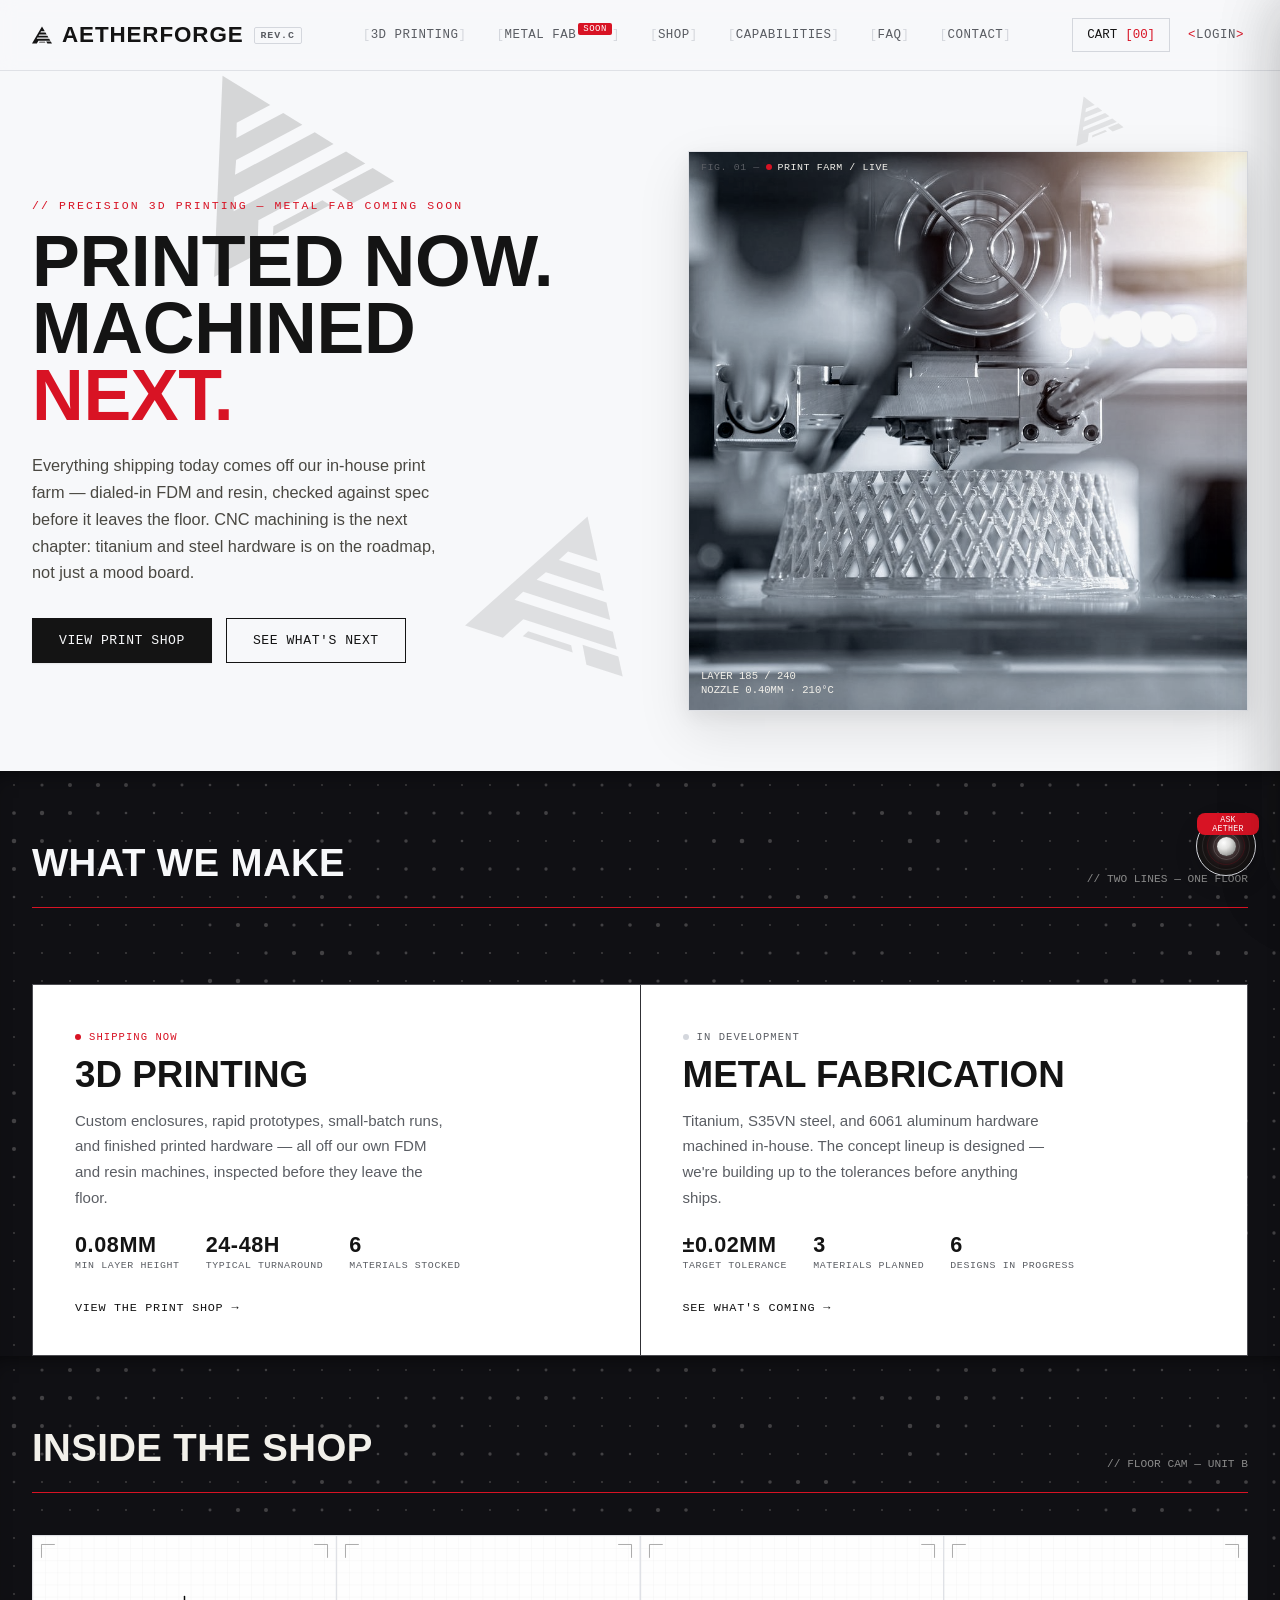
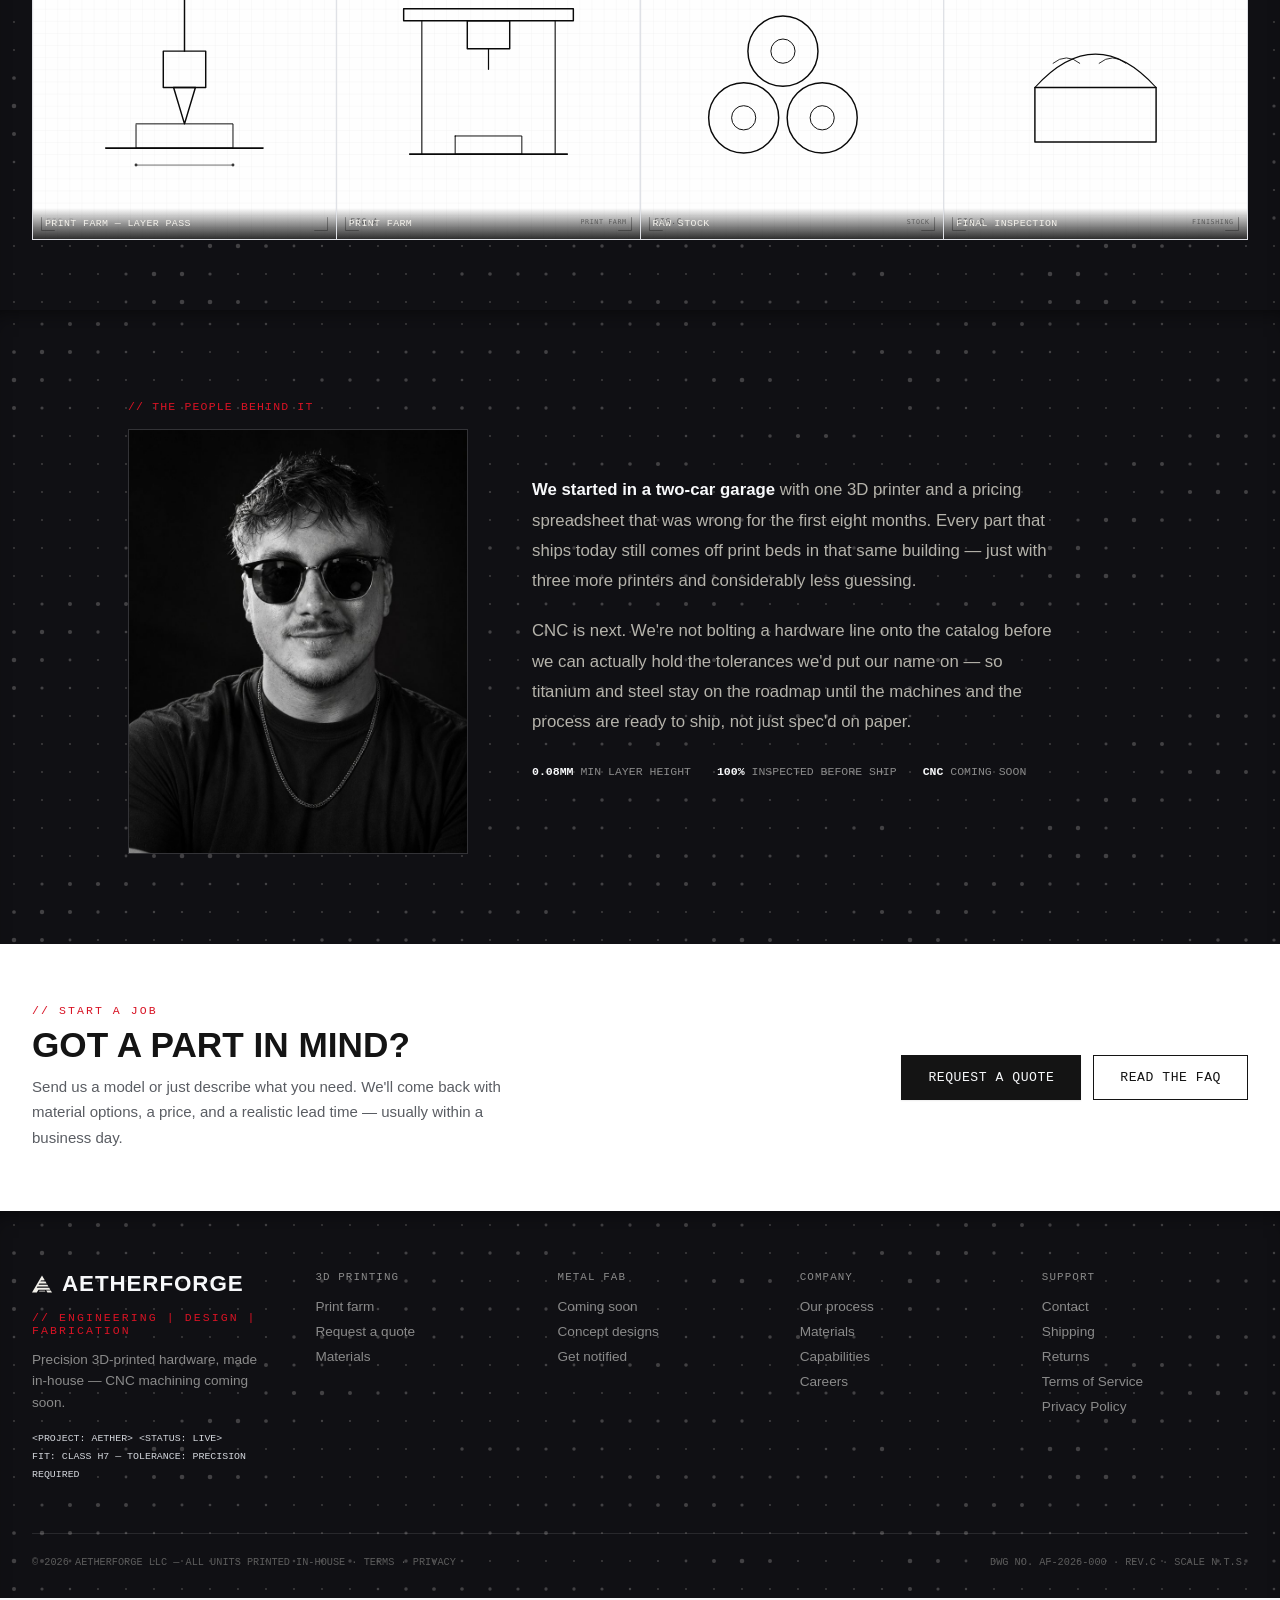
<file: index.html>
<!DOCTYPE html>
<html lang="en">
<head>
<meta charset="UTF-8">
<meta name="viewport" content="width=device-width, initial-scale=1.0">
<title>AETHERFORGE — Precision 3D Printing (Metal Fab Coming Soon)</title>
<meta name="description" content="In-house 3D printing shop — dialed-in FDM and resin, 24-48h turnaround, shipped from our own floor. CNC metal work coming soon.">
<link rel="canonical" href="https://www.aetherforgeco.com/">
<head>
<meta charset="UTF-8">
<meta name="viewport" content="width=device-width, initial-scale=1.0">
<!-- Baseline CSP: this is a single-file static site with no build step, so
     inline <script> is now FORBIDDEN (all JS lives in /assets), inline
     <style>/style= is still allowed; everything else is locked to the hosts this page
     actually talks to — Google Fonts,
     Formspree (capture forms), and the AETHER chat proxy on Vercel. -->
<meta http-equiv="Content-Security-Policy" content="default-src 'self'; script-src 'self'; style-src 'self' 'unsafe-inline' https://fonts.googleapis.com; font-src https://fonts.gstatic.com; img-src 'self' data:; connect-src 'self' https://formspree.io https://aether-tts-proxy.vercel.app https://zxzoxzzbktlxdoacxupa.supabase.co; form-action 'self' https://formspree.io; base-uri 'self'; object-src 'none';">

<!-- Open Graph / social link previews. og:image is a placeholder photo (1200x630,
     the standard OG ratio) — swap for a real branded image when you have one. -->
<meta property="og:type" content="website">
<meta property="og:url" content="https://www.aetherforgeco.com/">
<meta property="og:title" content="AETHERFORGE — Precision 3D Printing">
<meta property="og:description" content="In-house 3D printing shop — dialed-in FDM and resin, 24-48h turnaround, shipped from our own floor. CNC metal work coming soon.">
<meta property="og:image" content="https://www.aetherforgeco.com/images/hero-print.jpg">
<meta property="og:image:width" content="1100">
<meta property="og:image:height" content="1100">
<meta name="twitter:card" content="summary_large_image">
<meta name="twitter:title" content="AETHERFORGE — Precision 3D Printing">
<meta name="twitter:description" content="In-house 3D printing shop — dialed-in FDM and resin, 24-48h turnaround, shipped from our own floor. CNC metal work coming soon.">
<meta name="twitter:image" content="https://www.aetherforgeco.com/images/hero-print.jpg">
<link rel="icon" type="image/png" sizes="32x32" href="[data-uri]">
<link rel="icon" type="image/png" sizes="16x16" href="[data-uri]">
<link rel="apple-touch-icon" sizes="180x180" href="[data-uri]">
<link rel="preconnect" href="https://fonts.googleapis.com">
<link href="https://fonts.googleapis.com/css2?family=Rajdhani:wght@600;700&family=Inter:wght@400..600&family=JetBrains+Mono:wght@400..700&display=swap" rel="stylesheet">
<!--
  // AETHERFORGE.SITE — BUILD LOG
  // rev.C — if you're reading the source, you're the kind of person we build for.
  // three of us started this in a garage with one CNC and no idea how to price titanium.
  // we're always looking for machinists who read HTML comments. hiring@aetherforge.example
-->
<link rel="stylesheet" href="assets/site.css">
<script type="application/ld+json">
{
  "@context": "https://schema.org",
  "@type": [
    "Organization",
    "LocalBusiness"
  ],
  "@id": "https://www.aetherforgeco.com/#organization",
  "name": "Aetherforge LLC",
  "alternateName": "Aetherforge",
  "url": "https://www.aetherforgeco.com",
  "email": "aetherforge.eng@gmail.com",
  "description": "In-house 3D printing shop in Texas producing custom enclosures, prototypes, jigs and fixtures, small-batch production and finished printed hardware. CNC metal fabrication in development.",
  "address": {
    "@type": "PostalAddress",
    "addressLocality": "Belton",
    "addressRegion": "TX",
    "addressCountry": "US"
  },
  "areaServed": [
    {
      "@type": "State",
      "name": "Texas"
    },
    {
      "@type": "Country",
      "name": "United States"
    }
  ],
  "knowsAbout": [
    "FDM 3D printing",
    "SLA resin printing",
    "Additive manufacturing",
    "Jigs and fixtures",
    "Low-volume production",
    "Rapid prototyping"
  ],
  "makesOffer": [
    {
      "@type": "Offer",
      "itemOffered": {
        "@type": "Service",
        "name": "Custom 3D printing",
        "description": "Custom enclosures, prototypes and printed hardware in PLA, PETG, ASA, Nylon-CF and resin."
      }
    },
    {
      "@type": "Offer",
      "itemOffered": {
        "@type": "Service",
        "name": "Small-batch production",
        "description": "Runs up to 500 units on fixed geometry, inspected against spec."
      }
    },
    {
      "@type": "Offer",
      "itemOffered": {
        "@type": "Service",
        "name": "Subcontract additive manufacturing",
        "description": "Tooling, fixtures, obsolete and replacement parts for prime contractors."
      }
    }
  ]
}
</script>
</head>
<body>
<a class="skip-link" href="#main">Skip to main content</a>

<header>
  <nav>
    <a href="index.html" class="logo" style="cursor:pointer;"><span class="logo__mark"><svg viewBox="0 0 72.84 62.11" xmlns="http://www.w3.org/2000/svg">
  <path d="M 17.46 62.11 L 23.49 51.61 L 66.72 51.61 L 62.63 44.66 L 17.17 44.66 L 19.72 40.19 L 59.96 40.19 L 55.98 33.35 L 23.72 33.35 L 26.56 28.88 L 53.35 28.88 L 49.29 21.98 L 30.33 21.98 L 33.00 17.23 L 46.57 17.23 L 36.42 0.00 L 0.00 62.11 Z" fill="#141414"/>
  <path d="M 25.57 58.80 L 48.66 58.80 L 47.03 56.02 L 27.20 56.02 Z" fill="#141414"/>
  <path d="M 51.73 54.28 L 56.08 62.11 L 72.84 62.11 L 68.29 54.28 Z" fill="#141414"/>
</svg></span>AETHERFORGE <span class="logo__rev" id="revStamp">REV.C</span></a>
    <div class="navlinks">
      <a href="printing.html">3D PRINTING</a>
      <a href="metal-fab.html">METAL FAB<span class="nav-badge">SOON</span></a>
      <a href="shop.html">SHOP</a>
    <a href="capabilities.html">CAPABILITIES</a>
            <a href="faq.html">FAQ</a>
      <a href="contact.html">CONTACT</a>
    </div>
    <div class="nav-actions">
      <button class="cart-btn" id="cartBtn" aria-label="Cart">CART <span class="cart-count" id="cartCount">[00]</span></button>
      <button class="account-link" id="accountBtn" style="display:none;" aria-label="Account">LOGIN</button>
    </div>
    <button class="hamburger-btn" id="hamburgerBtn" aria-label="Open menu" aria-expanded="false">
      <span></span><span></span><span></span>
    </button>
  </nav>
</header>

<div class="mobile-nav-overlay" id="mobileNavOverlay"></div>
<div class="mobile-nav-drawer" id="mobileNavDrawer">
  <div class="mobile-nav-drawer__header">
    <div class="mono" style="font-size:0.7rem; color:var(--af-grey); letter-spacing:0.1em;">// MENU</div>
    <button class="cart-drawer__close" id="mobileNavClose">CLOSE // ESC</button>
  </div>
  <div class="mobile-nav-drawer__links">
    <a href="printing.html">3D PRINTING</a>
    <a href="metal-fab.html">METAL FAB<span class="nav-badge">SOON</span></a>
    <a href="shop.html">SHOP</a>
    <a href="capabilities.html">CAPABILITIES</a>
    <a href="faq.html">FAQ</a>
    <a href="contact.html">CONTACT</a>
    <a href="account.html">MY ACCOUNT</a>
  </div>
</div>


<main id="main">
<section class="hero">
  <div class="hero__left">
    <div class="eyebrow">// PRECISION 3D PRINTING — METAL FAB COMING SOON</div>
    <h1>PRINTED NOW.<br>MACHINED<br><span class="accent">NEXT.</span></h1>
    <p class="lede">Everything shipping today comes off our in-house print farm — dialed-in FDM and resin, checked against spec before it leaves the floor. CNC machining is the next chapter: titanium and steel hardware is on the roadmap, not just a mood board.</p>
    <div class="hero__cta">
      <a href="printing.html#printCatalog" class="btn">VIEW PRINT SHOP</a>
      <a href="metal-fab.html" class="btn btn--ghost">SEE WHAT'S NEXT</a>
    </div>
  </div>

  <div class="hero__right">
    <div class="blueprint" id="blueprint">
      <div class="blueprint__frame-label">FIG. 01 — <span><span class="live-dot"></span>PRINT FARM / LIVE</span></div>
      <div class="blueprint__crosshair" id="crosshair"></div>
      <div class="blueprint__coord" id="coordReadout">X 000.0 · Y 000.0</div>
      <img src="images/hero-print.jpg" alt="3D printer actively printing a lattice-pattern part" class="hero-photo hero-photo--color" width="900" height="900" fetchpriority="high" decoding="async">
      <div class="print-visual__readout" style="position:absolute; bottom:12px; left:12px;">
        <div id="layerReadout">LAYER 184 / 240</div>
        <div>NOZZLE 0.40MM · <span id="tempReadout">210°C</span></div>
      </div>
    </div>
  </div>
</section>


<section class="route-cards-wrap dark-zone">
  <div class="section-inner" style="padding-top:70px; padding-bottom:34px;">
    <div class="section-head reveal">
      <h2>What We Make</h2>
      <div class="tag mono">// TWO LINES — ONE FLOOR</div>
    </div>
  </div>
  <div class="route-cards reveal">
    <a class="route-card" href="printing.html">
      <div class="route-card__label is-live"><span class="dot"></span>SHIPPING NOW</div>
      <h3>3D Printing</h3>
      <p>Custom enclosures, rapid prototypes, small-batch runs, and finished printed hardware — all off our own FDM and resin machines, inspected before they leave the floor.</p>
      <div class="route-card__meta">
        <div><strong>0.08MM</strong>Min layer height</div>
        <div><strong>24-48H</strong>Typical turnaround</div>
        <div><strong>6</strong>Materials stocked</div>
      </div>
      <span class="route-card__go">VIEW THE PRINT SHOP <span class="arr">→</span></span>
    </a>
    <a class="route-card" href="metal-fab.html">
      <div class="route-card__label is-soon"><span class="dot"></span>IN DEVELOPMENT</div>
      <h3>Metal Fabrication</h3>
      <p>Titanium, S35VN steel, and 6061 aluminum hardware machined in-house. The concept lineup is designed — we're building up to the tolerances before anything ships.</p>
      <div class="route-card__meta">
        <div><strong>±0.02MM</strong>Target tolerance</div>
        <div><strong>3</strong>Materials planned</div>
        <div><strong>6</strong>Designs in progress</div>
      </div>
      <span class="route-card__go">SEE WHAT'S COMING <span class="arr">→</span></span>
    </a>
  </div>
</section>

<section class="gallery-strip">
  <div class="section-inner" style="padding-top:70px; padding-bottom:70px;">
    <div class="section-head reveal" style="border-color:var(--af-grey-dim);">
      <h2 style="color:#f2f0ea;">Inside The Shop</h2>
      <div class="tag mono" style="color:#8a8a8a;">// FLOOR CAM — UNIT B</div>
    </div>
    <div class="gallery-grid reveal-stagger">
      <div class="gallery-item">
        <img src="assets/img/gallery-cnc.svg" alt="Print farm running on the shop floor" loading="lazy">
        <div class="gallery-item__cap">PRINT FARM — LAYER PASS</div>
      </div>
      <div class="gallery-item">
        <img src="assets/img/gallery-printfarm.svg" alt="Print farm running" loading="lazy">
        <div class="gallery-item__cap">PRINT FARM</div>
      </div>
      <div class="gallery-item">
        <img src="assets/img/gallery-material.svg" alt="Raw material stock" loading="lazy">
        <div class="gallery-item__cap">RAW STOCK</div>
      </div>
      <div class="gallery-item">
        <img src="assets/img/gallery-finishing.svg" alt="Finished parts inspection" loading="lazy">
        <div class="gallery-item__cap">FINAL INSPECTION</div>
      </div>
    </div>
  </div>
</section>

<section id="manifesto" class="manifesto">
  <div class="section-inner">
    <div class="manifesto__people">
      <div class="manifesto__people-label">// THE PEOPLE BEHIND IT</div>
      <img src="images/austin-portrait.jpg" alt="Austin, founder of Aetherforge" class="manifesto__photo" width="760" height="950" loading="lazy" decoding="async">
    </div>
    <div class="manifesto__body reveal">
      <p><strong>We started in a two-car garage</strong> with one 3D printer and a pricing spreadsheet that was wrong for the first eight months. Every part that ships today still comes off print beds in that same building — just with three more printers and considerably less guessing.</p>
      <p>CNC is next. We're not bolting a hardware line onto the catalog before we can actually hold the tolerances we'd put our name on — so titanium and steel stay on the roadmap until the machines and the process are ready to ship, not just spec'd on paper.</p>
      <div class="tol-list">
        <div><b>0.08MM</b> MIN LAYER HEIGHT</div>
        <div><b>100%</b> INSPECTED BEFORE SHIP</div>
        <div><b>CNC</b> COMING SOON</div>
      </div>
    </div>
  </div>
</section>


<section class="cta-band">
  <div class="cta-band__inner">
    <div class="cta-band__copy">
      <div class="eyebrow">// START A JOB</div>
      <h2>Got a part in mind?</h2>
      <p>Send us a model or just describe what you need. We'll come back with material options, a price, and a realistic lead time — usually within a business day.</p>
    </div>
    <div class="cta-band__actions">
      <a href="printing.html#printCatalog" class="btn">REQUEST A QUOTE</a>
      <a href="faq.html" class="btn btn--ghost">READ THE FAQ</a>
    </div>
  </div>
</section>

</main>
<footer id="contact" class="dark-zone-footer">
  <div class="footer-inner">
    <div class="footer-top">
      <div class="footer-brand">
        <div class="logo"><span class="logo__mark"><svg viewBox="0 0 72.84 62.11" xmlns="http://www.w3.org/2000/svg">
  <path d="M 17.46 62.11 L 23.49 51.61 L 66.72 51.61 L 62.63 44.66 L 17.17 44.66 L 19.72 40.19 L 59.96 40.19 L 55.98 33.35 L 23.72 33.35 L 26.56 28.88 L 53.35 28.88 L 49.29 21.98 L 30.33 21.98 L 33.00 17.23 L 46.57 17.23 L 36.42 0.00 L 0.00 62.11 Z" fill="#141414"/>
  <path d="M 25.57 58.80 L 48.66 58.80 L 47.03 56.02 L 27.20 56.02 Z" fill="#141414"/>
  <path d="M 51.73 54.28 L 56.08 62.11 L 72.84 62.11 L 68.29 54.28 Z" fill="#141414"/>
</svg></span>AETHERFORGE</div>
        <div class="eyebrow" style="margin:6px 0 12px;">// Engineering | Design | Fabrication</div>
        <p>Precision 3D-printed hardware, made in-house — CNC machining coming soon.</p>
        <div class="mono" style="font-size:0.62rem; color:var(--af-grey-dim); margin-top:16px; line-height:1.8;">
          &lt;PROJECT: AETHER&gt; &lt;STATUS: LIVE&gt;<br>
          FIT: CLASS H7 — TOLERANCE: PRECISION REQUIRED
        </div>
      </div>
      <div class="footer-col">
        <h3 class="footer-col__title">3D Printing</h3>
        <a href="printing.html">Print farm</a>
        <a href="printing.html#printCatalog">Request a quote</a>
        <a href="printing.html#printCatalog">Materials</a>
      </div>
      <div class="footer-col">
        <h3 class="footer-col__title">Metal Fab</h3>
        <a href="metal-fab.html">Coming soon</a>
        <a href="metal-fab.html">Concept designs</a>
        <a href="metal-fab.html#contact">Get notified</a>
      </div>
      <div class="footer-col">
        <h3 class="footer-col__title">Company</h3>
        <a href="index.html#manifesto">Our process</a>
        <a href="metal-fab.html#materials">Materials</a>
        <a href="capabilities.html">Capabilities</a>
          <a href="contact.html">Careers</a>
      </div>
      <div class="footer-col">
        <h3 class="footer-col__title">Support</h3>
        <a href="contact.html">Contact</a>
        <a href="faq.html">Shipping</a>
        <a href="faq.html">Returns</a>
        <a href="/terms.html">Terms of Service</a>
        <a href="/privacy.html">Privacy Policy</a>
      </div>
    </div>
    <div class="footer-bottom">
      <div>© 2026 AETHERFORGE LLC — ALL UNITS PRINTED IN-HOUSE · <a href="/terms.html" style="color:inherit;">TERMS</a> · <a href="/privacy.html" style="color:inherit;">PRIVACY</a></div>
      <div class="coords mono" title="you found it">DWG NO. AF-2026-000 · REV.C · SCALE N.T.S.</div>
    </div>
  </div>
</footer>

<div class="cart-overlay-bg" id="cartOverlayBg"></div>

<div class="cart-drawer" id="cartDrawer">
  <div class="cart-drawer__header">
    <h3>Cart</h3>
    <button class="cart-drawer__close" id="cartClose">CLOSE // ESC</button>
  </div>
  <div class="cart-drawer__items" id="cartItems"></div>
  <div class="cart-drawer__footer">
    <div class="cart-subtotal"><span>SUBTOTAL</span><span id="cartSubtotal">$0</span></div>
    <button class="btn" id="checkoutBtn">PROCEED TO CHECKOUT</button>
    <button class="btn btn--ghost" id="continueShoppingBtn">CONTINUE SHOPPING</button>
  </div>
</div>

<div class="checkout-modal" id="checkoutModal">
  <div class="checkout-box" id="checkoutBox">
    <button class="checkout-box__close" id="checkoutClose">CLOSE // ESC</button>
    <div id="checkoutContent"></div>
  </div>
</div>

<div class="checkout-modal" id="captureModal">
  <div class="checkout-box" id="captureBox">
    <button class="checkout-box__close" id="captureClose">CLOSE // ESC</button>
    <div id="captureContent"></div>
  </div>
</div>

<div class="checkout-modal" id="authModal">
  <div class="checkout-box" id="authBox">
    <button class="checkout-box__close" id="authClose">CLOSE // ESC</button>
    <div id="authContent"></div>
  </div>
</div>

<button class="aether-launcher" id="aetherLauncher" aria-label="Open AETHER">
  <span class="aether-orb">
    <span class="aether-orb__ring r1"></span>
    <span class="aether-orb__ring r2"></span>
    <span class="aether-orb__ring r3"></span>
    <span class="aether-orb__core"></span>
  </span>
  <span class="aether-launcher__badge">ASK AETHER</span>
</button>

<div class="aether-panel" id="aetherPanel">
  <div class="aether-panel__header">
    <span class="aether-panel__core"></span>
    <div class="aether-panel__title">
      <h3 class="aether-title">AETHER</h3>
      <span>// AGENT STATUS: ONLINE</span>
    </div>
    <button class="aether-panel__close" id="aetherClose">CLOSE // ESC</button>
  </div>
  <div class="aether-panel__body" id="aetherBody">
    <div class="aether-msg bot"><span class="tag-mini">AETHER</span>Hey — ask me about materials, turnaround times, or what's coming with the metal work line. Order tracking isn't connected yet, so for that use the contact form below.</div>
  </div>
  <div class="aether-chips">
    <button class="aether-chip" data-q="Track my order">TRACK ORDER</button>
    <button class="aether-chip" data-q="Get a print quote">GET A QUOTE</button>
    <button class="aether-chip" data-q="What materials do you stock?">MATERIALS</button>
  </div>
  <div class="aether-panel__inputrow">
    <input type="text" id="aetherInput" aria-label="Ask AETHER a question" placeholder="Ask AETHER something...">
    <button id="aetherSend">SEND</button>
  </div>
</div>

<div class="egg-overlay" id="eggOverlay">
  <pre id="eggArt"></pre>
  <p id="eggMsg">SYSTEM ACCESS: GRANTED<br>You typed the word. Most people just scroll.<br>Take 10% off with code <strong style="color:#d81324;">AETHER10</strong> — we'll actually honor it.</p>
  <button id="eggClose">CLOSE // ESC</button>
</div>

<script src="assets/site.js"></script>
</body>
</html>
</file>
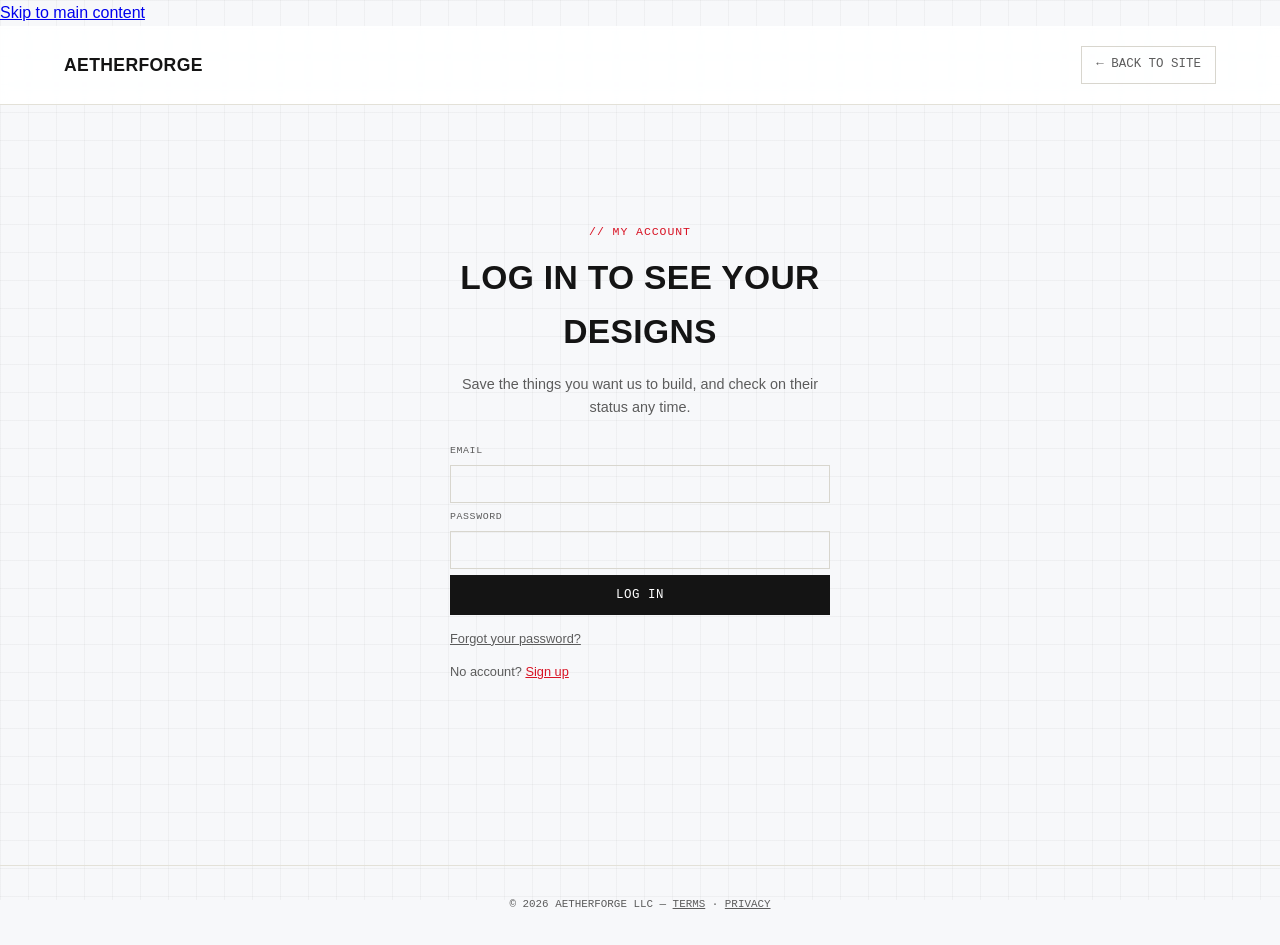
<file: account.html>
<!DOCTYPE html>
<html lang="en">
<head>
<meta charset="UTF-8">
<meta name="viewport" content="width=device-width, initial-scale=1.0">
<title>My Account — Aetherforge</title>
<meta name="robots" content="noindex">
<meta http-equiv="Content-Security-Policy" content="default-src 'self'; script-src 'self'; style-src 'self' 'unsafe-inline' https://fonts.googleapis.com; font-src https://fonts.gstatic.com; img-src 'self' data:; connect-src 'self' https://zxzoxzzbktlxdoacxupa.supabase.co; base-uri 'self'; object-src 'none';">
<link rel="preconnect" href="https://fonts.googleapis.com">
<link href="https://fonts.googleapis.com/css2?family=Rajdhani:wght@600;700&family=Inter:wght@400..600&family=JetBrains+Mono:wght@400..700&display=swap" rel="stylesheet">
<style>
:root{
  --af-black:#f7f8fa; --af-panel:#ffffff; --af-white:#141414; --af-red:#d81324;
  --af-grey:#5c5c5c; --af-grey-dim:#d8d6ce; --af-border:#e3e1d8;
  --mono:'JetBrains Mono',monospace; --disp:'Rajdhani',sans-serif; --body:'Inter',sans-serif;
  --shadow-sm: 0 1px 2px rgba(20,20,20,0.04), 0 1px 1px rgba(20,20,20,0.03);
  --shadow-md: 0 6px 16px rgba(20,20,20,0.06), 0 2px 6px rgba(20,20,20,0.04);
  --shadow-lg: 0 20px 50px rgba(20,20,20,0.10), 0 6px 18px rgba(20,20,20,0.06);
}
*{box-sizing:border-box;}
body{
  margin:0; background:var(--af-black); color:var(--af-white); font-family:var(--body); line-height:1.6;
  background-image:
    linear-gradient(rgba(20,20,20,0.035) 1px, transparent 1px),
    linear-gradient(90deg, rgba(20,20,20,0.035) 1px, transparent 1px);
  background-size: 28px 28px;
  background-attachment: fixed;
}
header{ display:flex; align-items:center; justify-content:space-between; padding:20px 5%; border-bottom:1px solid var(--af-border); background:rgba(255,255,255,0.9); backdrop-filter:blur(6px); position:sticky; top:0; z-index:10; }
.logo{ font-family:var(--disp); font-weight:700; font-size:1.1rem; letter-spacing:0.02em; text-decoration:none; color:var(--af-white); display:flex; align-items:center; gap:10px; }
header a.back{ font-family:var(--mono); font-size:0.78rem; color:var(--af-grey); text-decoration:none; background:transparent; border:1px solid var(--af-grey-dim); padding:8px 14px; }
header a.back:hover{ border-color:var(--af-red); color:var(--af-red); }

main{ max-width:1120px; margin:0 auto; padding:48px 24px 100px; }
.eyebrow{ font-family:var(--mono); font-size:0.72rem; color:var(--af-red); letter-spacing:0.08em; margin-bottom:10px; }
h1{ font-family:var(--disp); font-weight:700; font-size:2.1rem; text-transform:uppercase; margin:0 0 32px; letter-spacing:0.01em; }
h2{ font-family:var(--disp); font-weight:600; font-size:1.05rem; text-transform:uppercase; margin:0 0 16px; }

.dash-layout{ display:grid; grid-template-columns:270px 1fr; gap:28px; align-items:start; }
@media (max-width:860px){ .dash-layout{ grid-template-columns:1fr; } .sidebar{ position:static !important; } }

/* ===== sidebar / profile card ===== */
.sidebar{ position:sticky; top:96px; }
.profile-card{
  background:var(--af-panel); border:1px solid var(--af-border); padding:28px 24px; text-align:center;
  box-shadow:var(--shadow-md); position:relative; margin-bottom:20px;
}
.profile-card__corner{ position:absolute; width:10px; height:10px; border-color:var(--af-red); opacity:0.6; }
.profile-card__corner.tl{ top:8px; left:8px; border-top:1px solid; border-left:1px solid; }
.profile-card__corner.br{ bottom:8px; right:8px; border-bottom:1px solid; border-right:1px solid; }
.profile-avatar{
  width:72px; height:72px; margin:0 auto 16px; background:var(--af-white); color:#fff;
  display:flex; align-items:center; justify-content:center; font-family:var(--disp); font-weight:700;
  font-size:2rem; letter-spacing:0.02em; position:relative; border:1px solid var(--af-white);
  cursor:pointer; overflow:hidden; background-size:cover; background-position:center;
}
.profile-avatar::before, .profile-avatar::after{ content:''; position:absolute; width:8px; height:8px; border-color:var(--af-red); z-index:2; }
.profile-avatar::before{ top:-1px; left:-1px; border-top:2px solid; border-left:2px solid; }
.profile-avatar::after{ bottom:-1px; right:-1px; border-bottom:2px solid; border-right:2px solid; }
.profile-avatar__overlay{
  position:absolute; inset:0; background:rgba(20,20,20,0.72); color:#fff; opacity:0;
  display:flex; align-items:center; justify-content:center; text-align:center;
  font-family:var(--mono); font-size:0.56rem; letter-spacing:0.03em; text-transform:uppercase;
  transition:opacity .2s; z-index:1; padding:6px;
}
.profile-avatar:hover .profile-avatar__overlay{ opacity:1; }
.profile-avatar input{ display:none; }
.profile-avatar-remove{ font-family:var(--mono); font-size:0.6rem; color:var(--af-grey); text-decoration:underline; cursor:pointer; background:none; border:none; margin:0 0 18px; display:block; margin-left:auto; margin-right:auto; }
.profile-avatar-remove:hover{ color:var(--af-red); }
.profile-email{ font-family:var(--disp); font-weight:600; font-size:1.05rem; word-break:break-word; margin-bottom:4px; }
.profile-since{ font-family:var(--mono); font-size:0.64rem; color:var(--af-grey); letter-spacing:0.05em; text-transform:uppercase; margin-bottom:22px; }
.profile-stats{ border-top:1px solid var(--af-border); padding-top:18px; margin-bottom:20px; text-align:left; }
.profile-stat{ display:flex; justify-content:space-between; align-items:baseline; padding:7px 0; font-family:var(--mono); font-size:0.66rem; color:var(--af-grey); letter-spacing:0.04em; text-transform:uppercase; }
.profile-stat strong{ font-family:var(--disp); font-size:1.3rem; color:var(--af-white); font-weight:700; }
.profile-stat--accent strong{ color:var(--af-red); }
.btn{ font-family:var(--mono); font-size:0.78rem; letter-spacing:0.04em; background:var(--af-white); color:#fff; border:1px solid var(--af-white); padding:12px 20px; cursor:pointer; transition:opacity .2s; }
.btn:hover{ opacity:0.85; }
.btn:disabled{ opacity:0.5; cursor:default; }
.btn--ghost{ background:transparent; color:var(--af-white); border:1px solid var(--af-grey-dim); }
.btn--ghost:hover{ opacity:1; border-color:var(--af-red); color:var(--af-red); }
.btn--small{ padding:7px 12px; font-size:0.68rem; }
.btn--full{ width:100%; }

.sidebar-note{ background:var(--af-panel); border:1px solid var(--af-border); padding:16px 18px; font-size:0.78rem; color:var(--af-grey); line-height:1.6; }
.sidebar-note strong{ color:var(--af-white); }

/* ===== gate (logged out) ===== */
.gate{ text-align:center; padding:70px 20px; max-width:420px; margin:0 auto; }
.gate .af-form{ margin:24px auto 0; text-align:left; }
.gate h1{ margin-bottom:8px; }

/* ===== panels ===== */
.panel{ background:var(--af-panel); border:1px solid var(--af-border); padding:30px; margin-bottom:24px; box-shadow:var(--shadow-sm); position:relative; }
.panel::before{ content:''; position:absolute; top:0; left:0; right:0; height:2px; background:linear-gradient(90deg, var(--af-red), transparent 65%); }

.steps{ display:grid; grid-template-columns:repeat(4,1fr); gap:22px; }
.step__num{ font-family:var(--mono); font-size:0.7rem; color:var(--af-red); margin-bottom:8px; }
.step h4{ font-family:var(--disp); font-weight:600; font-size:0.95rem; text-transform:uppercase; margin:0 0 6px; }
.step p{ font-size:0.8rem; color:var(--af-grey); margin:0; line-height:1.5; }
@media (max-width:640px){ .steps{ grid-template-columns:1fr 1fr; } }

/* ===== form ===== */
.af-form label{ display:block; font-family:var(--mono); font-size:0.62rem; letter-spacing:0.06em; color:var(--af-grey); margin-bottom:6px; text-transform:uppercase; }
.af-form input, .af-form textarea{ width:100%; background:transparent; border:1px solid var(--af-grey-dim); color:var(--af-white); font-family:var(--body); font-size:0.9rem; padding:10px 12px; margin-bottom:6px; }
.af-form input:focus, .af-form textarea:focus{ outline:none; border-color:var(--af-red); }
.char-count{ text-align:right; font-family:var(--mono); font-size:0.62rem; color:var(--af-grey-dim); margin-bottom:14px; }
.char-count.is-near{ color:var(--af-red); }
.note{ font-family:var(--mono); font-size:0.72rem; color:var(--af-grey); margin-top:-2px; margin-bottom:14px; }
.note--error{ color:var(--af-red); }
.note--ok{ color:#1a7a2e; }

.dropzone{ border:1px dashed var(--af-grey-dim); padding:22px; text-align:center; cursor:pointer; margin-bottom:6px; transition:border-color .2s, background .2s; }
.dropzone:hover, .dropzone.is-drag{ border-color:var(--af-red); background:#fdf6f6; }
.dropzone__label{ font-family:var(--mono); font-size:0.78rem; color:var(--af-grey); }
.dropzone__label strong{ color:var(--af-white); }
.dropzone__file{ font-family:var(--mono); font-size:0.78rem; color:var(--af-red); margin-top:4px; }
.dropzone input{ display:none; }
.file-hint{ font-family:var(--mono); font-size:0.62rem; color:var(--af-grey-dim); margin-bottom:16px; }

/* ===== design cards ===== */
.design-card{ background:var(--af-panel); border:1px solid var(--af-border); padding:22px 24px; margin-bottom:16px; position:relative; box-shadow:var(--shadow-sm); transition:box-shadow .2s, transform .2s; }
.design-card:hover{ box-shadow:var(--shadow-lg); transform:translateY(-2px); }
.design-card__corner{ position:absolute; width:9px; height:9px; border-color:var(--af-grey-dim); }
.design-card__corner.tl{ top:7px; left:7px; border-top:1px solid; border-left:1px solid; }
.design-card__corner.br{ bottom:7px; right:7px; border-bottom:1px solid; border-right:1px solid; }
.design-card__top{ display:flex; justify-content:space-between; align-items:flex-start; gap:10px; margin-bottom:4px; }
.design-card h3{ font-family:var(--disp); font-weight:600; font-size:1.15rem; margin:0; text-transform:uppercase; }
.status{ font-family:var(--mono); font-size:0.62rem; letter-spacing:0.05em; text-transform:uppercase; padding:3px 8px; border:1px solid var(--af-grey-dim); color:var(--af-grey); white-space:nowrap; }
.status--active{ color:var(--af-red); border-color:var(--af-red); }
.status--declined{ color:var(--af-grey); border-color:var(--af-grey-dim); text-decoration:line-through; }
.design-card p{ font-size:0.88rem; color:#3a3a3a; margin:10px 0 14px; }

.pipeline{ display:flex; align-items:flex-start; margin:16px 0 18px; }
.pipeline__stage{ flex:1; display:flex; flex-direction:column; align-items:center; text-align:center; position:relative; }
.pipeline__stage:not(:last-child)::after{ content:''; position:absolute; top:5px; left:50%; width:100%; height:2px; background:var(--af-grey-dim); z-index:0; }
.pipeline__stage.is-done:not(:last-child)::after{ background:var(--af-red); }
.pipeline__dot{ width:11px; height:11px; border-radius:50%; background:var(--af-grey-dim); border:2px solid var(--af-panel); position:relative; z-index:1; margin-bottom:6px; }
.pipeline__stage.is-done .pipeline__dot{ background:var(--af-red); }
.pipeline__stage.is-current .pipeline__dot{ background:var(--af-white); box-shadow:0 0 0 3px rgba(216,19,36,0.15); }
.pipeline__label{ font-family:var(--mono); font-size:0.56rem; letter-spacing:0.02em; color:var(--af-grey-dim); text-transform:uppercase; }
.pipeline__stage.is-done .pipeline__label, .pipeline__stage.is-current .pipeline__label{ color:var(--af-white); }
.pipeline--declined{ margin:16px 0 18px; }
.pipeline--declined .declined-note{ font-family:var(--mono); font-size:0.72rem; color:var(--af-grey); border-left:2px solid var(--af-grey-dim); padding-left:10px; }

.design-card__meta{ display:flex; justify-content:space-between; align-items:center; font-family:var(--mono); font-size:0.68rem; color:var(--af-grey); flex-wrap:wrap; gap:8px; }
.design-card__meta a{ color:var(--af-red); text-decoration:none; }
.design-card__meta .file-tag{ border:1px solid var(--af-grey-dim); padding:2px 6px; margin-right:4px; color:var(--af-grey); }
.design-card__actions{ display:flex; gap:14px; align-items:center; }
.design-card__actions button{ background:none; border:none; color:var(--af-grey); font-family:var(--mono); font-size:0.68rem; cursor:pointer; text-decoration:underline; padding:0; }
.design-card__actions button:hover{ color:var(--af-red); }
.empty{ color:var(--af-grey); font-size:0.9rem; text-align:center; padding:44px 20px; border:1px dashed var(--af-border); background:var(--af-panel); }
.empty a{ color:var(--af-red); }

.order-items{ font-family:var(--mono); font-size:0.82rem; color:#3a3a3a; margin:10px 0 14px; line-height:1.7; }
.order-total{ font-family:var(--disp); font-weight:700; font-size:1.3rem; color:var(--af-white); }
.tracking-link{ display:inline-block; margin-top:4px; font-family:var(--mono); font-size:0.7rem; color:var(--af-red); text-decoration:none; border-bottom:1px solid var(--af-red); }
.tracking-number{ font-family:var(--mono); font-size:0.68rem; color:var(--af-grey); }

footer{ text-align:center; font-family:var(--mono); font-size:0.68rem; color:var(--af-grey); padding:30px; border-top:1px solid var(--af-border); }

@keyframes fadeUp{ from{ opacity:0; transform:translateY(8px); } to{ opacity:1; transform:translateY(0); } }
.dash-layout{ animation:fadeUp .4s ease; }
</style>
</head>
<body>
<a class="skip-link" href="#main">Skip to main content</a>
<header>
  <a class="logo" href="/">AETHERFORGE</a>
  <a class="back" href="/">← BACK TO SITE</a>
</header>

<main id="main">
  <div id="gateView" style="display:none;" class="gate">
    <div class="eyebrow">// MY ACCOUNT</div>
    <h1>Log in to see your designs</h1>
    <p style="color:var(--af-grey); font-size:0.9rem; margin-bottom:0;">Save the things you want us to build, and check on their status any time.</p>
    <div id="gateForm" class="af-form"></div>
  </div>

  <div id="dashView" style="display:none;">
    <div class="eyebrow">// MY ACCOUNT</div>
    <h2 class="dash-title">Saved Designs</h2>

    <div class="dash-layout">
      <div class="sidebar">
        <div class="profile-card">
          <span class="profile-card__corner tl"></span><span class="profile-card__corner br"></span>
          <div class="profile-avatar" id="profileAvatar">
            <span id="profileAvatarInitial">A</span>
            <div class="profile-avatar__overlay" id="avatarOverlay">CHANGE<br>PHOTO</div>
            <input type="file" id="avatarInput" aria-label="Upload a profile photo" accept="image/*">
          </div>
          <button class="profile-avatar-remove" id="avatarRemoveBtn" style="display:none;">Remove photo</button>
          <div class="profile-email" id="profileEmail"></div>
          <div class="profile-since" id="profileSince"></div>
          <div class="profile-stats">
            <div class="profile-stat"><span>Submitted</span><strong id="statTotal">0</strong></div>
            <div class="profile-stat profile-stat--accent"><span>In Progress</span><strong id="statProgress">0</strong></div>
            <div class="profile-stat"><span>Completed</span><strong id="statDone">0</strong></div>
          </div>
          <button id="logoutBtn" class="btn btn--ghost btn--full">LOG OUT</button>
        </div>
        <div class="sidebar-note">
          <strong>Questions about a submission?</strong><br>
          Email <a href="mailto:aetherforge.eng@gmail.com" style="color:var(--af-red);">aetherforge.eng@gmail.com</a> and mention the design title.
        </div>
      </div>

      <div>
        <h2>Order Tracking</h2>
        <div id="orderList" style="margin-bottom:32px;"><p class="empty">Loading...</p></div>

        <div class="panel how-it-works">
          <h2>How It Works</h2>
          <div class="steps">
            <div class="step"><div class="step__num">[ 01 ]</div><h3>Submit</h3><p>Send a title, description, and a file if you have one.</p></div>
            <div class="step"><div class="step__num">[ 02 ]</div><h3>We Review</h3><p>We check feasibility, usually within 1 business day.</p></div>
            <div class="step"><div class="step__num">[ 03 ]</div><h3>Quoted</h3><p>Pricing and lead time show up right here on this page.</p></div>
            <div class="step"><div class="step__num">[ 04 ]</div><h3>Built &amp; Shipped</h3><p>Once approved, it's produced and shipped when done.</p></div>
          </div>
        </div>

        <div class="panel">
          <h2>Submit a New Design</h2>
          <form class="af-form" id="designForm">
            <label>Title</label>
            <input type="text" name="title" required maxlength="120" aria-label="Design title" placeholder="e.g. Bracket for wall-mounted monitor arm">
            <label>Description</label>
            <textarea name="description" rows="4" maxlength="1000" aria-label="Design description" placeholder="Dimensions, material, quantity, deadline, anything we should know..."></textarea>
            <div class="char-count" id="charCount">0 / 1000</div>
            <label>Reference file (optional — image, STL, PDF, etc.)</label>
            <div class="dropzone" id="dropzone">
              <div class="dropzone__label"><strong>Click to choose a file</strong> or drag one here</div>
              <div class="dropzone__file" id="dropzoneFile"></div>
              <input type="file" name="file" id="fileInput" aria-label="Upload a design file">
            </div>
            <div class="file-hint">Max ~50MB. Images, STL, STEP, PDF, and most common formats are fine.</div>
            <div id="designFormNote"></div>
            <button type="submit" class="btn" id="designSubmitBtn">SUBMIT DESIGN</button>
          </form>
        </div>

        <h2>Your Submissions</h2>
        <div id="designList"><p class="empty">Loading...</p></div>
      </div>
    </div>
  </div>
</main>

<footer>© 2026 AETHERFORGE LLC — <a href="/terms.html" style="color:var(--af-grey);">TERMS</a> · <a href="/privacy.html" style="color:var(--af-grey);">PRIVACY</a></footer>

<script src="assets/supabase.js"></script>
<script src="assets/auth.js"></script>
<script src="assets/account.js"></script>
</body>
</html>
</file>
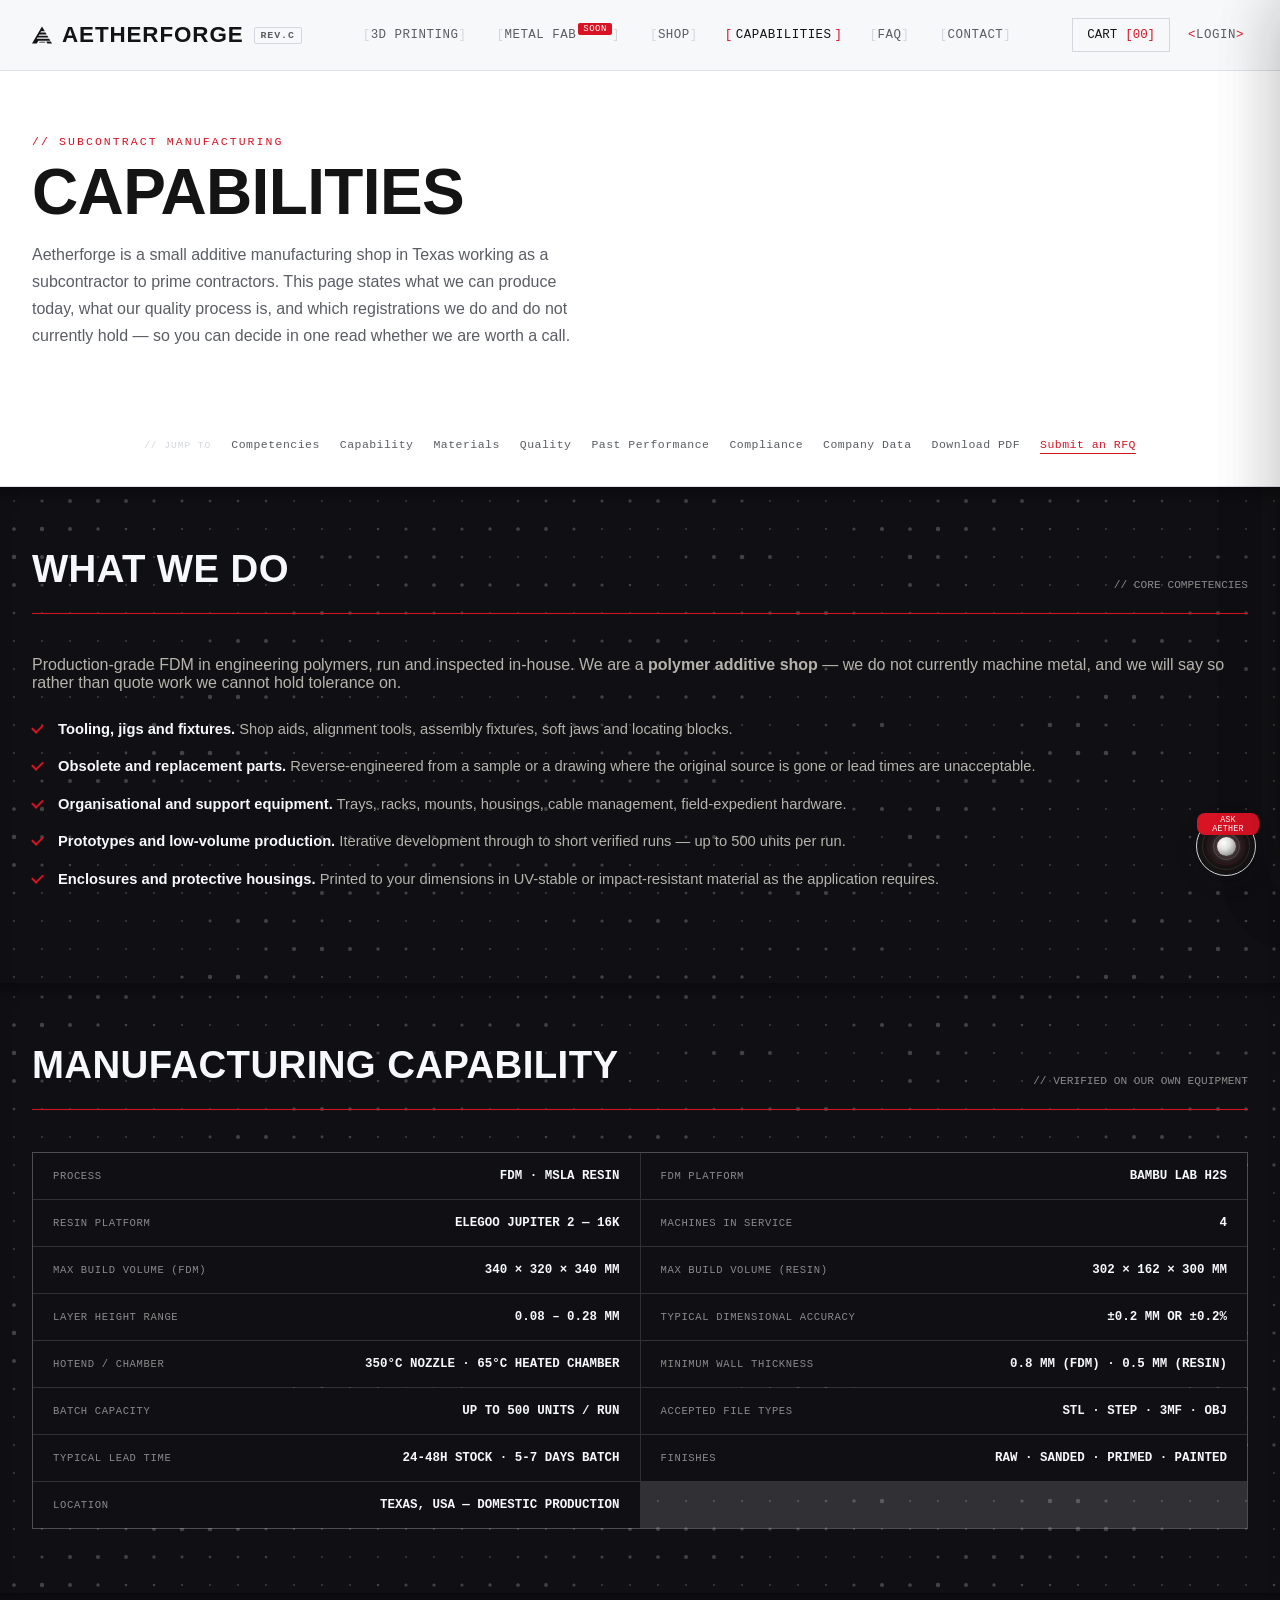
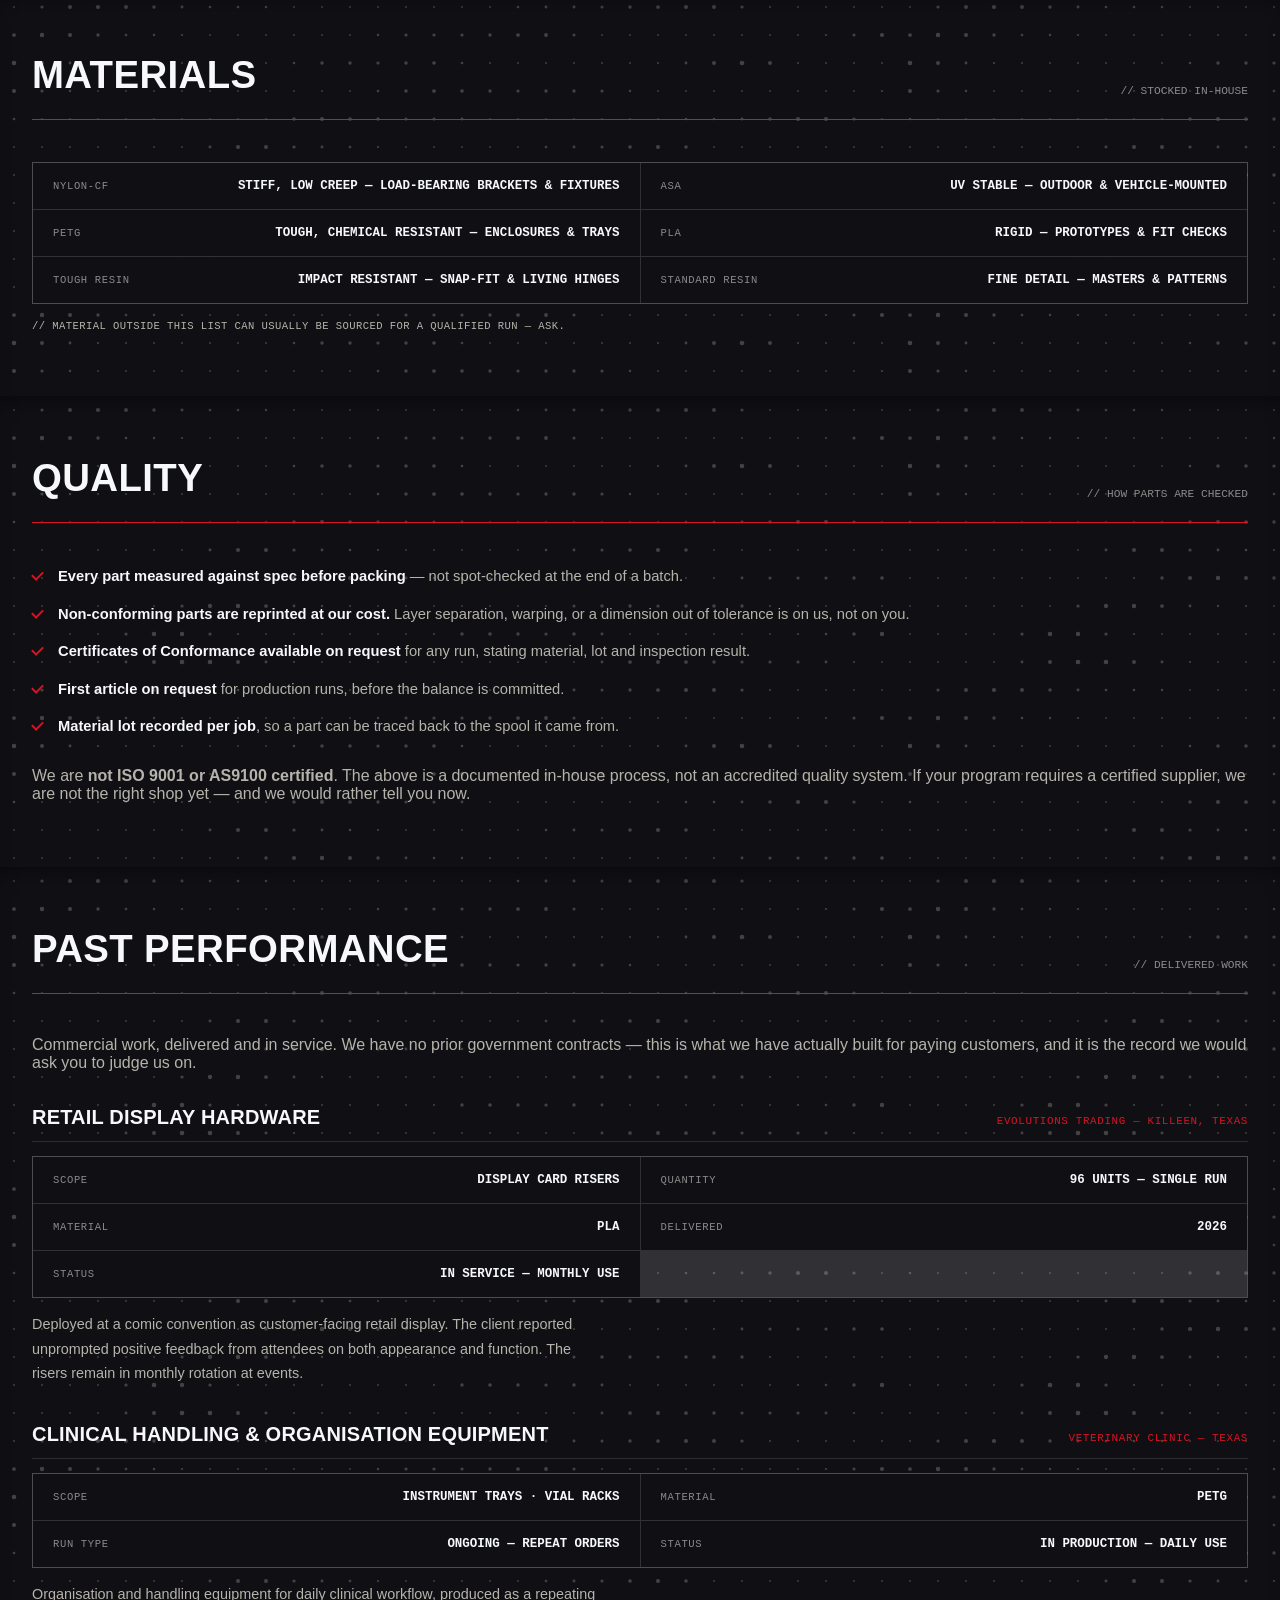
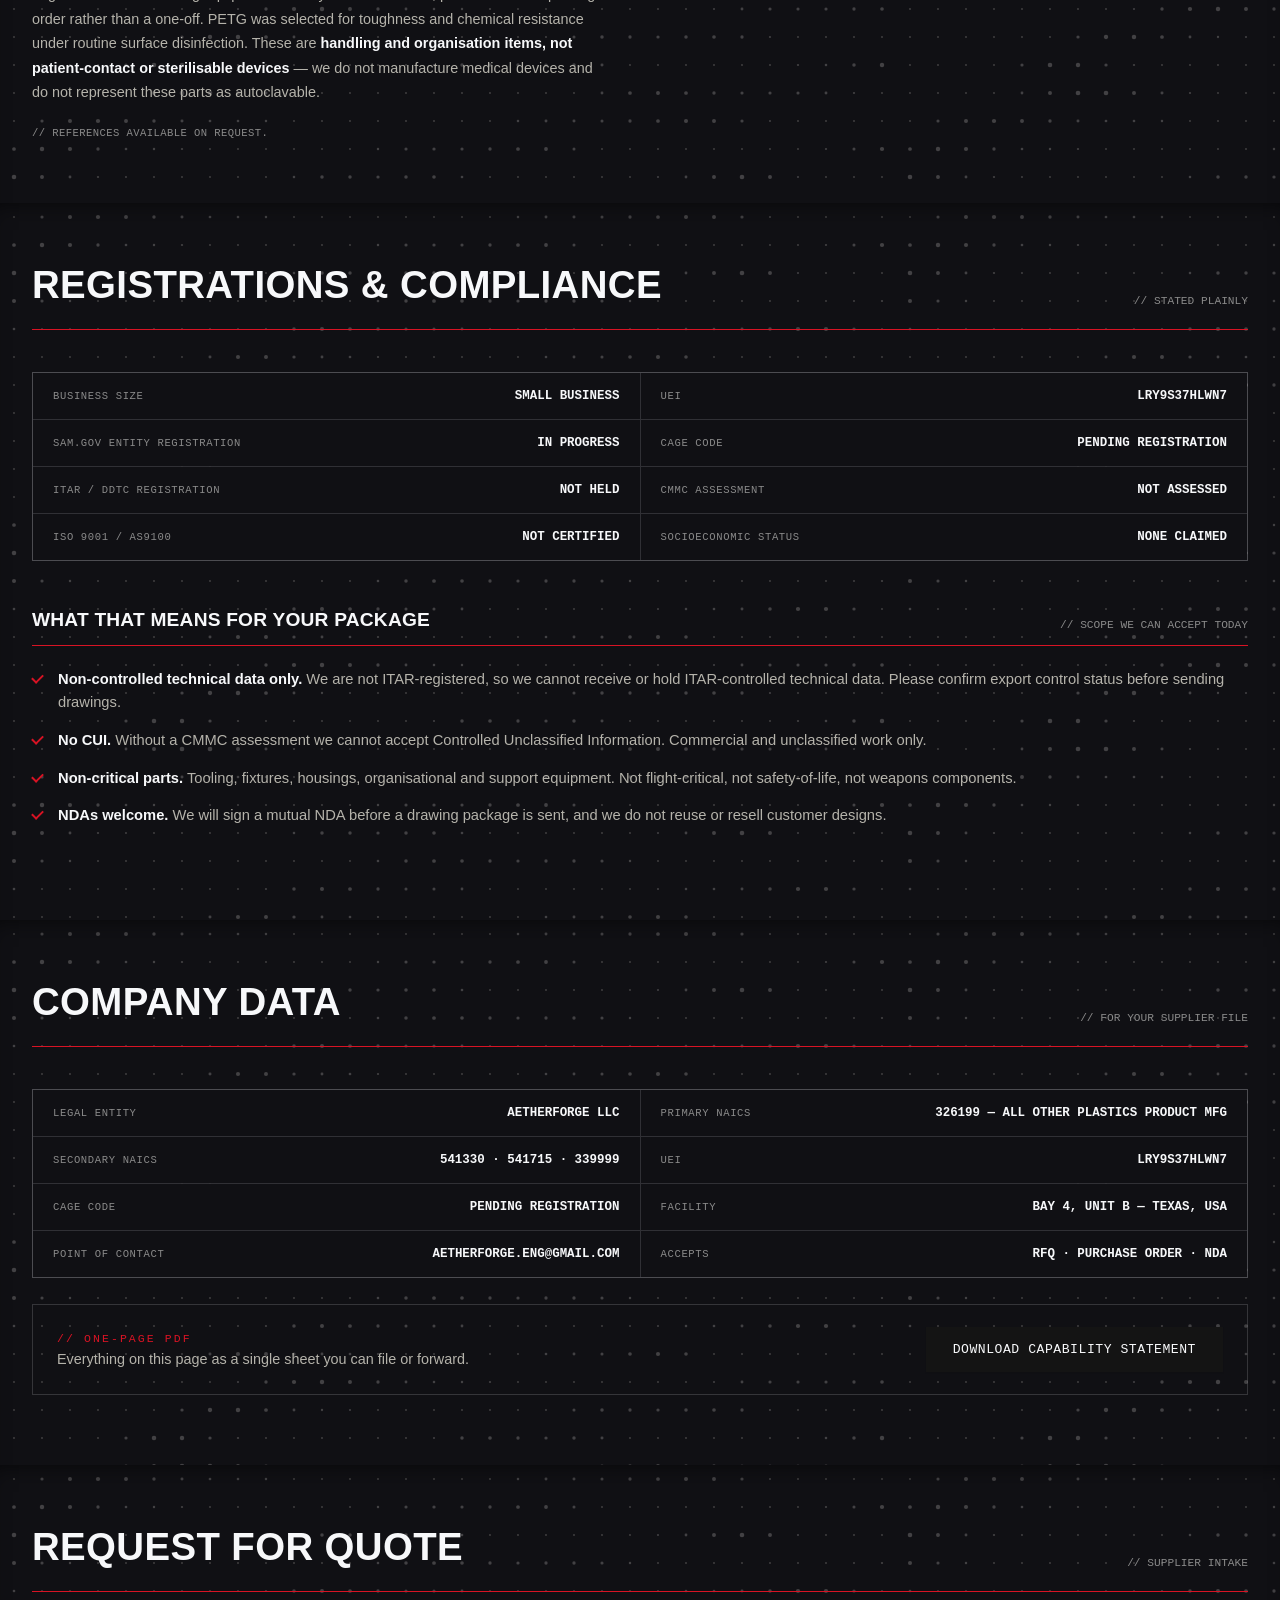
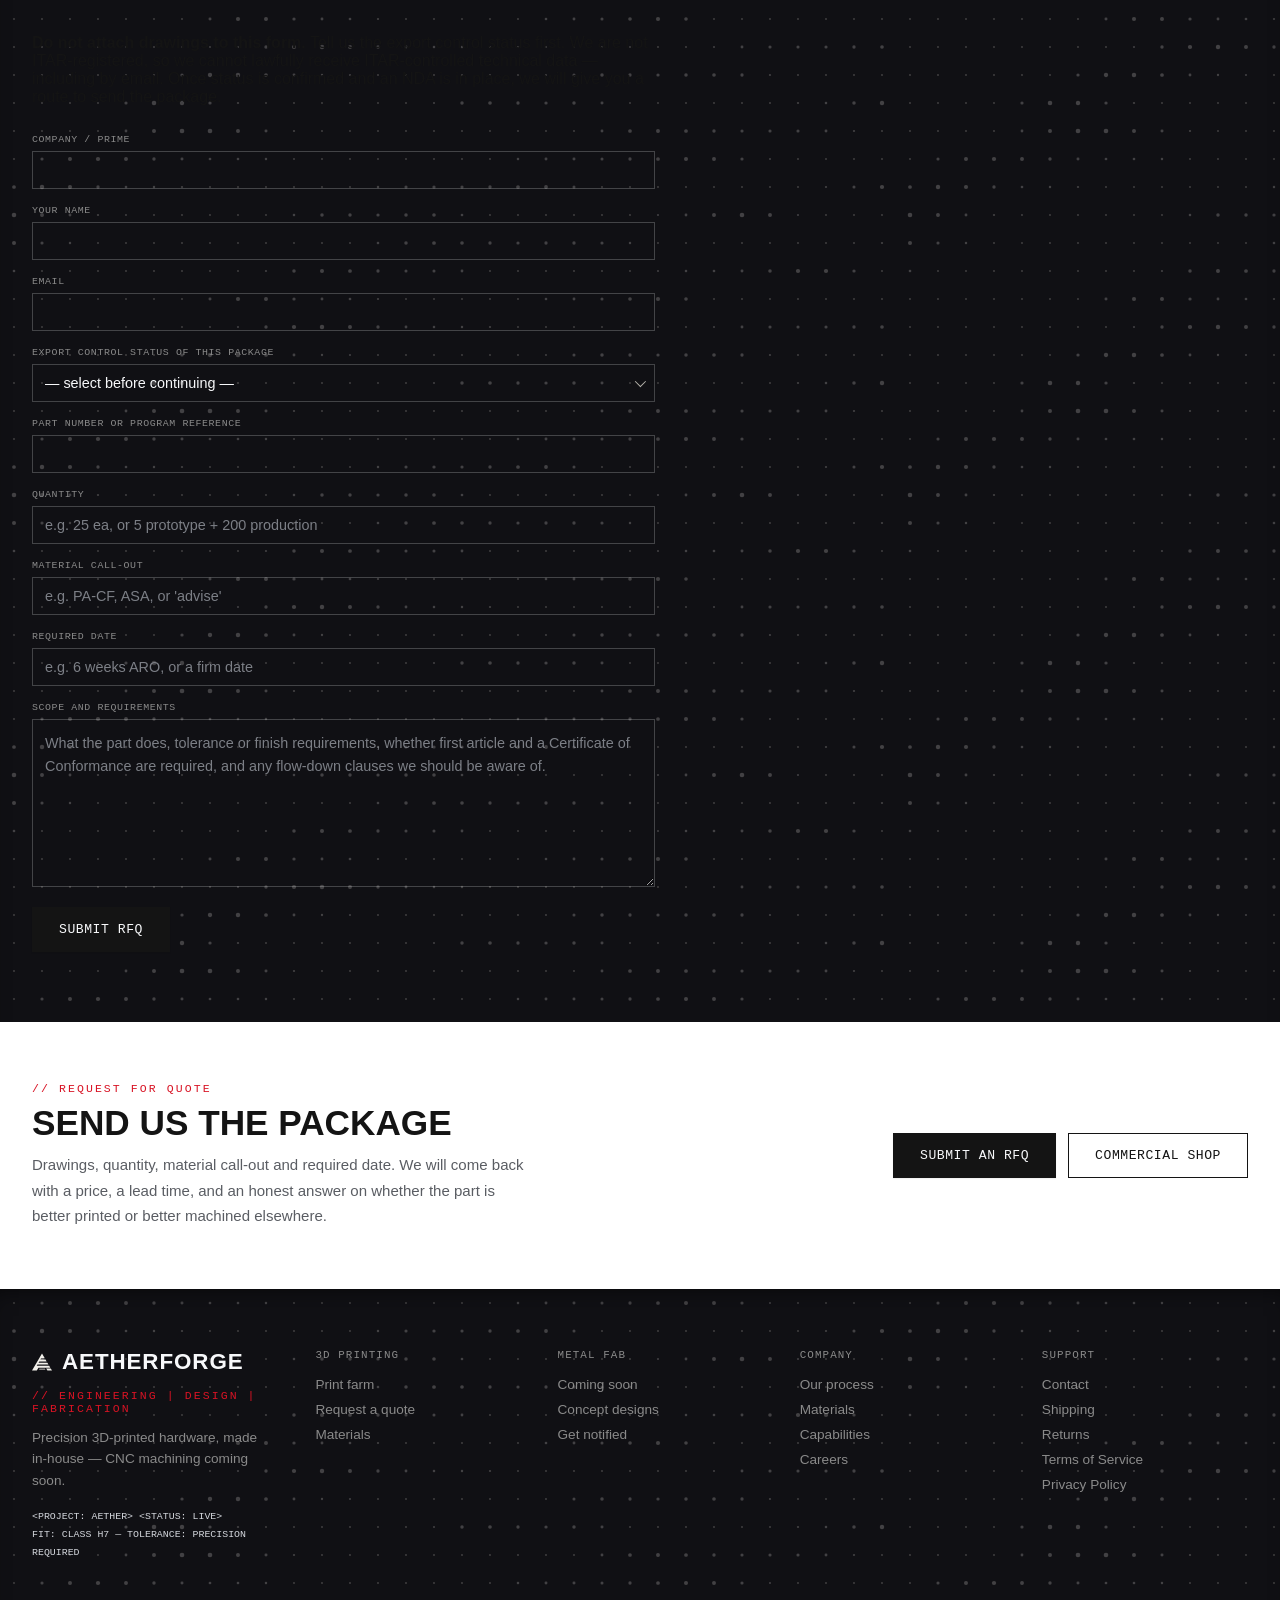
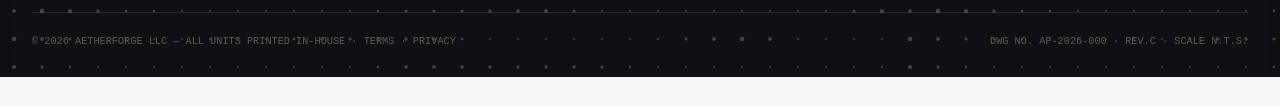
<file: capabilities.html>
<!DOCTYPE html>
<html lang="en">
<head>
<meta charset="UTF-8">
<meta name="viewport" content="width=device-width, initial-scale=1.0">
<title>Capabilities — Subcontract Additive Manufacturing | AETHERFORGE</title>
<meta name="description" content="Aetherforge capability statement — subcontract FDM additive manufacturing in engineering polymers. Tooling, fixtures, obsolete parts and low-volume production from Texas.">
<link rel="canonical" href="https://www.aetherforgeco.com/capabilities.html">
<head>
<meta charset="UTF-8">
<meta name="viewport" content="width=device-width, initial-scale=1.0">
<!-- Baseline CSP: this is a single-file static site with no build step, so
     inline <script> is now FORBIDDEN (all JS lives in /assets), inline
     <style>/style= is still allowed; everything else is locked to the hosts this page
     actually talks to — Google Fonts,
     Formspree (capture forms), and the AETHER chat proxy on Vercel. -->
<meta http-equiv="Content-Security-Policy" content="default-src 'self'; script-src 'self'; style-src 'self' 'unsafe-inline' https://fonts.googleapis.com; font-src https://fonts.gstatic.com; img-src 'self' data:; connect-src 'self' https://formspree.io https://aether-tts-proxy.vercel.app https://zxzoxzzbktlxdoacxupa.supabase.co; form-action 'self' https://formspree.io; base-uri 'self'; object-src 'none';">

<!-- Open Graph / social link previews. og:image is a placeholder photo (1200x630,
     the standard OG ratio) — swap for a real branded image when you have one. -->
<meta property="og:type" content="website">
<meta property="og:url" content="https://www.aetherforgeco.com/">
<meta property="og:title" content="AETHERFORGE — Precision 3D Printing">
<meta property="og:description" content="In-house 3D printing shop — dialed-in FDM and resin, 24-48h turnaround, shipped from our own floor. CNC metal work coming soon.">
<meta property="og:image" content="https://www.aetherforgeco.com/images/hero-print.jpg">
<meta property="og:image:width" content="1100">
<meta property="og:image:height" content="1100">
<meta name="twitter:card" content="summary_large_image">
<meta name="twitter:title" content="AETHERFORGE — Precision 3D Printing">
<meta name="twitter:description" content="In-house 3D printing shop — dialed-in FDM and resin, 24-48h turnaround, shipped from our own floor. CNC metal work coming soon.">
<meta name="twitter:image" content="https://www.aetherforgeco.com/images/hero-print.jpg">
<link rel="icon" type="image/png" sizes="32x32" href="[data-uri]">
<link rel="icon" type="image/png" sizes="16x16" href="[data-uri]">
<link rel="apple-touch-icon" sizes="180x180" href="[data-uri]">
<link rel="preconnect" href="https://fonts.googleapis.com">
<link href="https://fonts.googleapis.com/css2?family=Rajdhani:wght@600;700&family=Inter:wght@400..600&family=JetBrains+Mono:wght@400..700&display=swap" rel="stylesheet">
<!--
  // AETHERFORGE.SITE — BUILD LOG
  // rev.C — if you're reading the source, you're the kind of person we build for.
  // three of us started this in a garage with one CNC and no idea how to price titanium.
  // we're always looking for machinists who read HTML comments. hiring@aetherforge.example
-->
<link rel="stylesheet" href="assets/site.css">
</head>
<body>
<a class="skip-link" href="#main">Skip to main content</a>

<header>
  <nav>
    <a href="index.html" class="logo" style="cursor:pointer;"><span class="logo__mark"><svg viewBox="0 0 72.84 62.11" xmlns="http://www.w3.org/2000/svg">
  <path d="M 17.46 62.11 L 23.49 51.61 L 66.72 51.61 L 62.63 44.66 L 17.17 44.66 L 19.72 40.19 L 59.96 40.19 L 55.98 33.35 L 23.72 33.35 L 26.56 28.88 L 53.35 28.88 L 49.29 21.98 L 30.33 21.98 L 33.00 17.23 L 46.57 17.23 L 36.42 0.00 L 0.00 62.11 Z" fill="#141414"/>
  <path d="M 25.57 58.80 L 48.66 58.80 L 47.03 56.02 L 27.20 56.02 Z" fill="#141414"/>
  <path d="M 51.73 54.28 L 56.08 62.11 L 72.84 62.11 L 68.29 54.28 Z" fill="#141414"/>
</svg></span>AETHERFORGE <span class="logo__rev" id="revStamp">REV.C</span></a>
    <div class="navlinks">
      <a href="printing.html">3D PRINTING</a>
      <a href="metal-fab.html">METAL FAB<span class="nav-badge">SOON</span></a>
      <a href="shop.html">SHOP</a>
    <a href="capabilities.html">CAPABILITIES</a>
            <a href="faq.html">FAQ</a>
      <a href="contact.html">CONTACT</a>
    </div>
    <div class="nav-actions">
      <button class="cart-btn" id="cartBtn" aria-label="Cart">CART <span class="cart-count" id="cartCount">[00]</span></button>
      <button class="account-link" id="accountBtn" style="display:none;" aria-label="Account">LOGIN</button>
    </div>
    <button class="hamburger-btn" id="hamburgerBtn" aria-label="Open menu" aria-expanded="false">
      <span></span><span></span><span></span>
    </button>
  </nav>
</header>

<div class="mobile-nav-overlay" id="mobileNavOverlay"></div>
<div class="mobile-nav-drawer" id="mobileNavDrawer">
  <div class="mobile-nav-drawer__header">
    <div class="mono" style="font-size:0.7rem; color:var(--af-grey); letter-spacing:0.1em;">// MENU</div>
    <button class="cart-drawer__close" id="mobileNavClose">CLOSE // ESC</button>
  </div>
  <div class="mobile-nav-drawer__links">
    <a href="printing.html">3D PRINTING</a>
    <a href="metal-fab.html">METAL FAB<span class="nav-badge">SOON</span></a>
    <a href="shop.html">SHOP</a>
    <a href="capabilities.html">CAPABILITIES</a>
    <a href="faq.html">FAQ</a>
    <a href="contact.html">CONTACT</a>
    <a href="account.html">MY ACCOUNT</a>
  </div>
</div>


<main id="main">
<section class="page-head">
  <div class="page-head__inner">
    <div class="eyebrow">// SUBCONTRACT MANUFACTURING</div>
    <h1>Capabilities</h1>
    <p>Aetherforge is a small additive manufacturing shop in Texas working as a subcontractor to prime contractors. This page states what we can produce today, what our quality process is, and which registrations we do and do not currently hold — so you can decide in one read whether we are worth a call.</p>
  </div>
</section>

<nav class="page-index" aria-label="Section index">
  <div class="page-index__inner">
    <span class="page-index__label">// JUMP TO</span>
    <a href="#competencies">Competencies</a>
    <a href="#capability">Capability</a>
    <a href="#materials">Materials</a>
    <a href="#quality">Quality</a>
    <a href="#performance">Past Performance</a>
    <a href="#compliance">Compliance</a>
    <a href="#company">Company Data</a>
    <a href="Aetherforge-Capability-Statement.pdf" download>Download PDF</a>
    <a href="#rfq" class="is-cta">Submit an RFQ</a>
  </div>
</nav>

<section class="print-lab dark-zone" id="competencies">
  <div class="section-inner" style="padding-top:60px; padding-bottom:64px;">
    <div class="section-head reveal">
      <h2>What We Do</h2>
      <div class="tag mono">// CORE COMPETENCIES</div>
    </div>
    <p class="lede-sm" style="margin-bottom:26px;">Production-grade FDM in engineering polymers, run and inspected in-house. We are a <strong>polymer additive shop</strong> — we do not currently machine metal, and we will say so rather than quote work we cannot hold tolerance on.</p>
    <ul class="check-list">
      <li><strong>Tooling, jigs and fixtures.</strong> Shop aids, alignment tools, assembly fixtures, soft jaws and locating blocks.</li>
      <li><strong>Obsolete and replacement parts.</strong> Reverse-engineered from a sample or a drawing where the original source is gone or lead times are unacceptable.</li>
      <li><strong>Organisational and support equipment.</strong> Trays, racks, mounts, housings, cable management, field-expedient hardware.</li>
      <li><strong>Prototypes and low-volume production.</strong> Iterative development through to short verified runs — up to 500 units per run.</li>
      <li><strong>Enclosures and protective housings.</strong> Printed to your dimensions in UV-stable or impact-resistant material as the application requires.</li>
    </ul>
  </div>
</section>

<section class="print-lab dark-zone" id="capability">
  <div class="section-inner" style="padding-top:60px; padding-bottom:64px;">
    <div class="section-head reveal">
      <h2>Manufacturing Capability</h2>
      <div class="tag mono">// VERIFIED ON OUR OWN EQUIPMENT</div>
    </div>
    <div class="spec-sheet reveal">
      <div class="spec-sheet__row"><span class="spec-sheet__key">Process</span><span class="spec-sheet__val">FDM · MSLA RESIN</span></div>
      <div class="spec-sheet__row"><span class="spec-sheet__key">FDM platform</span><span class="spec-sheet__val">BAMBU LAB H2S</span></div>
      <div class="spec-sheet__row"><span class="spec-sheet__key">Resin platform</span><span class="spec-sheet__val">ELEGOO JUPITER 2 — 16K</span></div>
      <div class="spec-sheet__row"><span class="spec-sheet__key">Machines in service</span><span class="spec-sheet__val">4</span></div>
      <div class="spec-sheet__row"><span class="spec-sheet__key">Max build volume (FDM)</span><span class="spec-sheet__val">340 × 320 × 340 MM</span></div>
      <div class="spec-sheet__row"><span class="spec-sheet__key">Max build volume (Resin)</span><span class="spec-sheet__val">302 × 162 × 300 MM</span></div>
      <div class="spec-sheet__row"><span class="spec-sheet__key">Layer height range</span><span class="spec-sheet__val">0.08 – 0.28 MM</span></div>
      <div class="spec-sheet__row"><span class="spec-sheet__key">Typical dimensional accuracy</span><span class="spec-sheet__val">±0.2 MM OR ±0.2%</span></div>
      <div class="spec-sheet__row"><span class="spec-sheet__key">Hotend / chamber</span><span class="spec-sheet__val">350°C NOZZLE · 65°C HEATED CHAMBER</span></div>
      <div class="spec-sheet__row"><span class="spec-sheet__key">Minimum wall thickness</span><span class="spec-sheet__val">0.8 MM (FDM) · 0.5 MM (RESIN)</span></div>
      <div class="spec-sheet__row"><span class="spec-sheet__key">Batch capacity</span><span class="spec-sheet__val">UP TO 500 UNITS / RUN</span></div>
      <div class="spec-sheet__row"><span class="spec-sheet__key">Accepted file types</span><span class="spec-sheet__val">STL · STEP · 3MF · OBJ</span></div>
      <div class="spec-sheet__row"><span class="spec-sheet__key">Typical lead time</span><span class="spec-sheet__val">24-48H STOCK · 5-7 DAYS BATCH</span></div>
      <div class="spec-sheet__row"><span class="spec-sheet__key">Finishes</span><span class="spec-sheet__val">RAW · SANDED · PRIMED · PAINTED</span></div>
      <div class="spec-sheet__row"><span class="spec-sheet__key">Location</span><span class="spec-sheet__val">TEXAS, USA — DOMESTIC PRODUCTION</span></div>
    </div>
  </div>
</section>

<section class="print-lab dark-zone" id="materials">
  <div class="section-inner" style="padding-top:60px; padding-bottom:64px;">
    <div class="section-head reveal">
      <h2>Materials</h2>
      <div class="tag mono">// STOCKED IN-HOUSE</div>
    </div>
    <div class="spec-sheet reveal">
      <div class="spec-sheet__row"><span class="spec-sheet__key">Nylon-CF</span><span class="spec-sheet__val">STIFF, LOW CREEP — LOAD-BEARING BRACKETS &amp; FIXTURES</span></div>
      <div class="spec-sheet__row"><span class="spec-sheet__key">ASA</span><span class="spec-sheet__val">UV STABLE — OUTDOOR &amp; VEHICLE-MOUNTED</span></div>
      <div class="spec-sheet__row"><span class="spec-sheet__key">PETG</span><span class="spec-sheet__val">TOUGH, CHEMICAL RESISTANT — ENCLOSURES &amp; TRAYS</span></div>
      <div class="spec-sheet__row"><span class="spec-sheet__key">PLA</span><span class="spec-sheet__val">RIGID — PROTOTYPES &amp; FIT CHECKS</span></div>
      <div class="spec-sheet__row"><span class="spec-sheet__key">Tough Resin</span><span class="spec-sheet__val">IMPACT RESISTANT — SNAP-FIT &amp; LIVING HINGES</span></div>
      <div class="spec-sheet__row"><span class="spec-sheet__key">Standard Resin</span><span class="spec-sheet__val">FINE DETAIL — MASTERS &amp; PATTERNS</span></div>
    </div>
    <p style="margin-top:16px; font-family:var(--mono); font-size:0.66rem; letter-spacing:0.04em;">
      // MATERIAL OUTSIDE THIS LIST CAN USUALLY BE SOURCED FOR A QUALIFIED RUN — ASK.
    </p>
  </div>
</section>

<section class="print-lab dark-zone" id="quality">
  <div class="section-inner" style="padding-top:60px; padding-bottom:64px;">
    <div class="section-head reveal">
      <h2>Quality</h2>
      <div class="tag mono">// HOW PARTS ARE CHECKED</div>
    </div>
    <ul class="check-list">
      <li><strong>Every part measured against spec before packing</strong> — not spot-checked at the end of a batch.</li>
      <li><strong>Non-conforming parts are reprinted at our cost.</strong> Layer separation, warping, or a dimension out of tolerance is on us, not on you.</li>
      <li><strong>Certificates of Conformance available on request</strong> for any run, stating material, lot and inspection result.</li>
      <li><strong>First article on request</strong> for production runs, before the balance is committed.</li>
      <li><strong>Material lot recorded per job</strong>, so a part can be traced back to the spool it came from.</li>
    </ul>
    <p class="lede-sm" style="margin-top:8px;">We are <strong>not ISO 9001 or AS9100 certified</strong>. The above is a documented in-house process, not an accredited quality system. If your program requires a certified supplier, we are not the right shop yet — and we would rather tell you now.</p>
  </div>
</section>

<section class="print-lab dark-zone" id="performance">
  <div class="section-inner" style="padding-top:60px; padding-bottom:64px;">
    <div class="section-head reveal">
      <h2>Past Performance</h2>
      <div class="tag mono">// DELIVERED WORK</div>
    </div>
    <p class="lede-sm" style="margin-bottom:34px;">Commercial work, delivered and in service. We have no prior government contracts — this is what we have actually built for paying customers, and it is the record we would ask you to judge us on.</p>

    <article class="perf reveal">
      <div class="perf__head">
        <h3>Retail Display Hardware</h3>
        <div class="perf__client">Evolutions Trading — Killeen, Texas</div>
      </div>
      <div class="spec-sheet">
        <div class="spec-sheet__row"><span class="spec-sheet__key">Scope</span><span class="spec-sheet__val">DISPLAY CARD RISERS</span></div>
        <div class="spec-sheet__row"><span class="spec-sheet__key">Quantity</span><span class="spec-sheet__val">96 UNITS — SINGLE RUN</span></div>
        <div class="spec-sheet__row"><span class="spec-sheet__key">Material</span><span class="spec-sheet__val">PLA</span></div>
        <div class="spec-sheet__row"><span class="spec-sheet__key">Delivered</span><span class="spec-sheet__val">2026</span></div>
        <div class="spec-sheet__row"><span class="spec-sheet__key">Status</span><span class="spec-sheet__val">IN SERVICE — MONTHLY USE</span></div>
      </div>
      <p class="perf__note">Deployed at a comic convention as customer-facing retail display. The client reported unprompted positive feedback from attendees on both appearance and function. The risers remain in monthly rotation at events.</p>
    </article>

    <article class="perf reveal">
      <div class="perf__head">
        <h3>Clinical Handling &amp; Organisation Equipment</h3>
        <div class="perf__client">Veterinary clinic — Texas</div>
      </div>
      <div class="spec-sheet">
        <div class="spec-sheet__row"><span class="spec-sheet__key">Scope</span><span class="spec-sheet__val">INSTRUMENT TRAYS · VIAL RACKS</span></div>
        <div class="spec-sheet__row"><span class="spec-sheet__key">Material</span><span class="spec-sheet__val">PETG</span></div>
        <div class="spec-sheet__row"><span class="spec-sheet__key">Run type</span><span class="spec-sheet__val">ONGOING — REPEAT ORDERS</span></div>
        <div class="spec-sheet__row"><span class="spec-sheet__key">Status</span><span class="spec-sheet__val">IN PRODUCTION — DAILY USE</span></div>
      </div>
      <p class="perf__note">Organisation and handling equipment for daily clinical workflow, produced as a repeating order rather than a one-off. PETG was selected for toughness and chemical resistance under routine surface disinfection. These are <strong>handling and organisation items, not patient-contact or sterilisable devices</strong> — we do not manufacture medical devices and do not represent these parts as autoclavable.</p>
    </article>

    <p style="font-family:var(--mono); font-size:0.66rem; letter-spacing:0.04em; color:#8a8a8a; margin-top:6px;">
      // REFERENCES AVAILABLE ON REQUEST.
    </p>
  </div>
</section>

<section class="print-lab dark-zone" id="compliance">
  <div class="section-inner" style="padding-top:60px; padding-bottom:64px;">
    <div class="section-head reveal">
      <h2>Registrations &amp; Compliance</h2>
      <div class="tag mono">// STATED PLAINLY</div>
    </div>
    <div class="spec-sheet reveal">
      <div class="spec-sheet__row"><span class="spec-sheet__key">Business size</span><span class="spec-sheet__val">SMALL BUSINESS</span></div>
      <div class="spec-sheet__row"><span class="spec-sheet__key">UEI</span><span class="spec-sheet__val">LRY9S37HLWN7</span></div>
      <div class="spec-sheet__row"><span class="spec-sheet__key">SAM.gov entity registration</span><span class="spec-sheet__val">IN PROGRESS</span></div>
      <div class="spec-sheet__row"><span class="spec-sheet__key">CAGE code</span><span class="spec-sheet__val">PENDING REGISTRATION</span></div>
      <div class="spec-sheet__row"><span class="spec-sheet__key">ITAR / DDTC registration</span><span class="spec-sheet__val">NOT HELD</span></div>
      <div class="spec-sheet__row"><span class="spec-sheet__key">CMMC assessment</span><span class="spec-sheet__val">NOT ASSESSED</span></div>
      <div class="spec-sheet__row"><span class="spec-sheet__key">ISO 9001 / AS9100</span><span class="spec-sheet__val">NOT CERTIFIED</span></div>
      <div class="spec-sheet__row"><span class="spec-sheet__key">Socioeconomic status</span><span class="spec-sheet__val">NONE CLAIMED</span></div>
    </div>

    <div class="section-head reveal" style="margin-top:48px; margin-bottom:22px; padding-bottom:14px;">
      <h2 style="font-size:1.2rem;">What that means for your package</h2>
      <div class="tag mono">// SCOPE WE CAN ACCEPT TODAY</div>
    </div>
    <ul class="check-list">
      <li><strong>Non-controlled technical data only.</strong> We are not ITAR-registered, so we cannot receive or hold ITAR-controlled technical data. Please confirm export control status before sending drawings.</li>
      <li><strong>No CUI.</strong> Without a CMMC assessment we cannot accept Controlled Unclassified Information. Commercial and unclassified work only.</li>
      <li><strong>Non-critical parts.</strong> Tooling, fixtures, housings, organisational and support equipment. Not flight-critical, not safety-of-life, not weapons components.</li>
      <li><strong>NDAs welcome.</strong> We will sign a mutual NDA before a drawing package is sent, and we do not reuse or resell customer designs.</li>
    </ul>
  </div>
</section>

<section class="print-lab dark-zone" id="company">
  <div class="section-inner" style="padding-top:60px; padding-bottom:70px;">
    <div class="section-head reveal">
      <h2>Company Data</h2>
      <div class="tag mono">// FOR YOUR SUPPLIER FILE</div>
    </div>
    <div class="spec-sheet reveal">
      <div class="spec-sheet__row"><span class="spec-sheet__key">Legal entity</span><span class="spec-sheet__val">AETHERFORGE LLC</span></div>
      <div class="spec-sheet__row"><span class="spec-sheet__key">Primary NAICS</span><span class="spec-sheet__val">326199 — ALL OTHER PLASTICS PRODUCT MFG</span></div>
      <div class="spec-sheet__row"><span class="spec-sheet__key">Secondary NAICS</span><span class="spec-sheet__val">541330 · 541715 · 339999</span></div>
      <div class="spec-sheet__row"><span class="spec-sheet__key">UEI</span><span class="spec-sheet__val">LRY9S37HLWN7</span></div>
      <div class="spec-sheet__row"><span class="spec-sheet__key">CAGE code</span><span class="spec-sheet__val">PENDING REGISTRATION</span></div>
      <div class="spec-sheet__row"><span class="spec-sheet__key">Facility</span><span class="spec-sheet__val">BAY 4, UNIT B — TEXAS, USA</span></div>
      <div class="spec-sheet__row"><span class="spec-sheet__key">Point of contact</span><span class="spec-sheet__val">AETHERFORGE.ENG@GMAIL.COM</span></div>
      <div class="spec-sheet__row"><span class="spec-sheet__key">Accepts</span><span class="spec-sheet__val">RFQ · PURCHASE ORDER · NDA</span></div>
    </div>
    <div class="cap-download reveal">
      <div>
        <div class="eyebrow" style="margin-bottom:6px;">// ONE-PAGE PDF</div>
        <p style="color:#b5b3ab; font-size:0.9rem; margin:0;">Everything on this page as a single sheet you can file or forward.</p>
      </div>
      <a href="Aetherforge-Capability-Statement.pdf" download class="btn">DOWNLOAD CAPABILITY STATEMENT</a>
    </div>
  </div>
</section>

<section class="print-lab dark-zone" id="rfq">
  <div class="section-inner" style="padding-top:60px; padding-bottom:70px;">
    <div class="section-head reveal">
      <h2>Request For Quote</h2>
      <div class="tag mono">// SUPPLIER INTAKE</div>
    </div>

    <div class="note note--error" style="max-width:70ch; margin-bottom:28px;">
      <strong>Do not attach drawings to this form.</strong> Tell us the export
      control status first. We are not ITAR-registered, so we cannot lawfully
      receive ITAR-controlled technical data — including by email. Once status is
      confirmed and an NDA is in place, we will give you a route to send the package.
    </div>

    <form class="af-form checkout-form" id="rfqForm" style="max-width:70ch;">
      <input type="hidden" name="_subject" value="Aetherforge RFQ — subcontract enquiry">
      <input type="hidden" name="form" value="RFQ / capabilities">

      <label for="rCompany">Company / prime</label>
      <input type="text" id="rCompany" name="company" required autocomplete="organization">

      <label for="rName">Your name</label>
      <input type="text" id="rName" name="name" required autocomplete="name">

      <label for="rEmail">Email</label>
      <input type="email" id="rEmail" name="email" required autocomplete="email">

      <label for="rExport">Export control status of this package</label>
      <select id="rExport" name="export_status" class="contact-select" required>
        <option value="">— select before continuing —</option>
        <option>Not export controlled — commercial / unclassified</option>
        <option>EAR-controlled</option>
        <option>ITAR-controlled</option>
        <option>Unsure — needs review before anything is sent</option>
      </select>

      <label for="rPart">Part number or program reference</label>
      <input type="text" id="rPart" name="part_reference">

      <label for="rQty">Quantity</label>
      <input type="text" id="rQty" name="quantity" placeholder="e.g. 25 ea, or 5 prototype + 200 production">

      <label for="rMaterial">Material call-out</label>
      <input type="text" id="rMaterial" name="material" placeholder="e.g. PA-CF, ASA, or 'advise'">

      <label for="rDate">Required date</label>
      <input type="text" id="rDate" name="required_date" placeholder="e.g. 6 weeks ARO, or a firm date">

      <label for="rNotes">Scope and requirements</label>
      <textarea id="rNotes" name="notes" rows="6" required
        placeholder="What the part does, tolerance or finish requirements, whether first article and a Certificate of Conformance are required, and any flow-down clauses we should be aware of."></textarea>

      <div id="rfqNote"></div>
      <button type="submit" class="btn" id="rfqSubmit">SUBMIT RFQ</button>
    </form>
  </div>
</section>

<section class="cta-band">
  <div class="cta-band__inner">
    <div class="cta-band__copy">
      <div class="eyebrow">// REQUEST FOR QUOTE</div>
      <h2>Send us the package</h2>
      <p>Drawings, quantity, material call-out and required date. We will come back with a price, a lead time, and an honest answer on whether the part is better printed or better machined elsewhere.</p>
    </div>
    <div class="cta-band__actions">
      <a href="#rfq" class="btn">SUBMIT AN RFQ</a>
      <a href="printing.html" class="btn btn--ghost">COMMERCIAL SHOP</a>
    </div>
  </div>
</section>

</main>
<footer id="contact" class="dark-zone-footer">
  <div class="footer-inner">
    <div class="footer-top">
      <div class="footer-brand">
        <div class="logo"><span class="logo__mark"><svg viewBox="0 0 72.84 62.11" xmlns="http://www.w3.org/2000/svg">
  <path d="M 17.46 62.11 L 23.49 51.61 L 66.72 51.61 L 62.63 44.66 L 17.17 44.66 L 19.72 40.19 L 59.96 40.19 L 55.98 33.35 L 23.72 33.35 L 26.56 28.88 L 53.35 28.88 L 49.29 21.98 L 30.33 21.98 L 33.00 17.23 L 46.57 17.23 L 36.42 0.00 L 0.00 62.11 Z" fill="#141414"/>
  <path d="M 25.57 58.80 L 48.66 58.80 L 47.03 56.02 L 27.20 56.02 Z" fill="#141414"/>
  <path d="M 51.73 54.28 L 56.08 62.11 L 72.84 62.11 L 68.29 54.28 Z" fill="#141414"/>
</svg></span>AETHERFORGE</div>
        <div class="eyebrow" style="margin:6px 0 12px;">// Engineering | Design | Fabrication</div>
        <p>Precision 3D-printed hardware, made in-house — CNC machining coming soon.</p>
        <div class="mono" style="font-size:0.62rem; color:var(--af-grey-dim); margin-top:16px; line-height:1.8;">
          &lt;PROJECT: AETHER&gt; &lt;STATUS: LIVE&gt;<br>
          FIT: CLASS H7 — TOLERANCE: PRECISION REQUIRED
        </div>
      </div>
      <div class="footer-col">
        <h3 class="footer-col__title">3D Printing</h3>
        <a href="printing.html">Print farm</a>
        <a href="printing.html#printCatalog">Request a quote</a>
        <a href="printing.html#printCatalog">Materials</a>
      </div>
      <div class="footer-col">
        <h3 class="footer-col__title">Metal Fab</h3>
        <a href="metal-fab.html">Coming soon</a>
        <a href="metal-fab.html">Concept designs</a>
        <a href="metal-fab.html#contact">Get notified</a>
      </div>
      <div class="footer-col">
        <h3 class="footer-col__title">Company</h3>
        <a href="index.html#manifesto">Our process</a>
        <a href="metal-fab.html#materials">Materials</a>
        <a href="capabilities.html">Capabilities</a>
          <a href="contact.html">Careers</a>
      </div>
      <div class="footer-col">
        <h3 class="footer-col__title">Support</h3>
        <a href="contact.html">Contact</a>
        <a href="faq.html">Shipping</a>
        <a href="faq.html">Returns</a>
        <a href="/terms.html">Terms of Service</a>
        <a href="/privacy.html">Privacy Policy</a>
      </div>
    </div>
    <div class="footer-bottom">
      <div>© 2026 AETHERFORGE LLC — ALL UNITS PRINTED IN-HOUSE · <a href="/terms.html" style="color:inherit;">TERMS</a> · <a href="/privacy.html" style="color:inherit;">PRIVACY</a></div>
      <div class="coords mono" title="you found it">DWG NO. AF-2026-000 · REV.C · SCALE N.T.S.</div>
    </div>
  </div>
</footer>

<div class="cart-overlay-bg" id="cartOverlayBg"></div>

<div class="cart-drawer" id="cartDrawer">
  <div class="cart-drawer__header">
    <h3>Cart</h3>
    <button class="cart-drawer__close" id="cartClose">CLOSE // ESC</button>
  </div>
  <div class="cart-drawer__items" id="cartItems"></div>
  <div class="cart-drawer__footer">
    <div class="cart-subtotal"><span>SUBTOTAL</span><span id="cartSubtotal">$0</span></div>
    <button class="btn" id="checkoutBtn">PROCEED TO CHECKOUT</button>
    <button class="btn btn--ghost" id="continueShoppingBtn">CONTINUE SHOPPING</button>
  </div>
</div>

<div class="checkout-modal" id="checkoutModal">
  <div class="checkout-box" id="checkoutBox">
    <button class="checkout-box__close" id="checkoutClose">CLOSE // ESC</button>
    <div id="checkoutContent"></div>
  </div>
</div>

<div class="checkout-modal" id="captureModal">
  <div class="checkout-box" id="captureBox">
    <button class="checkout-box__close" id="captureClose">CLOSE // ESC</button>
    <div id="captureContent"></div>
  </div>
</div>

<div class="checkout-modal" id="authModal">
  <div class="checkout-box" id="authBox">
    <button class="checkout-box__close" id="authClose">CLOSE // ESC</button>
    <div id="authContent"></div>
  </div>
</div>

<button class="aether-launcher" id="aetherLauncher" aria-label="Open AETHER">
  <span class="aether-orb">
    <span class="aether-orb__ring r1"></span>
    <span class="aether-orb__ring r2"></span>
    <span class="aether-orb__ring r3"></span>
    <span class="aether-orb__core"></span>
  </span>
  <span class="aether-launcher__badge">ASK AETHER</span>
</button>

<div class="aether-panel" id="aetherPanel">
  <div class="aether-panel__header">
    <span class="aether-panel__core"></span>
    <div class="aether-panel__title">
      <h3 class="aether-title">AETHER</h3>
      <span>// AGENT STATUS: ONLINE</span>
    </div>
    <button class="aether-panel__close" id="aetherClose">CLOSE // ESC</button>
  </div>
  <div class="aether-panel__body" id="aetherBody">
    <div class="aether-msg bot"><span class="tag-mini">AETHER</span>Hey — ask me about materials, turnaround times, or what's coming with the metal work line. Order tracking isn't connected yet, so for that use the contact form below.</div>
  </div>
  <div class="aether-chips">
    <button class="aether-chip" data-q="Track my order">TRACK ORDER</button>
    <button class="aether-chip" data-q="Get a print quote">GET A QUOTE</button>
    <button class="aether-chip" data-q="What materials do you stock?">MATERIALS</button>
  </div>
  <div class="aether-panel__inputrow">
    <input type="text" id="aetherInput" aria-label="Ask AETHER a question" placeholder="Ask AETHER something...">
    <button id="aetherSend">SEND</button>
  </div>
</div>

<div class="egg-overlay" id="eggOverlay">
  <pre id="eggArt"></pre>
  <p id="eggMsg">SYSTEM ACCESS: GRANTED<br>You typed the word. Most people just scroll.<br>Take 10% off with code <strong style="color:#d81324;">AETHER10</strong> — we'll actually honor it.</p>
  <button id="eggClose">CLOSE // ESC</button>
</div>

<script src="assets/site.js"></script>
</body>
</html>
</file>
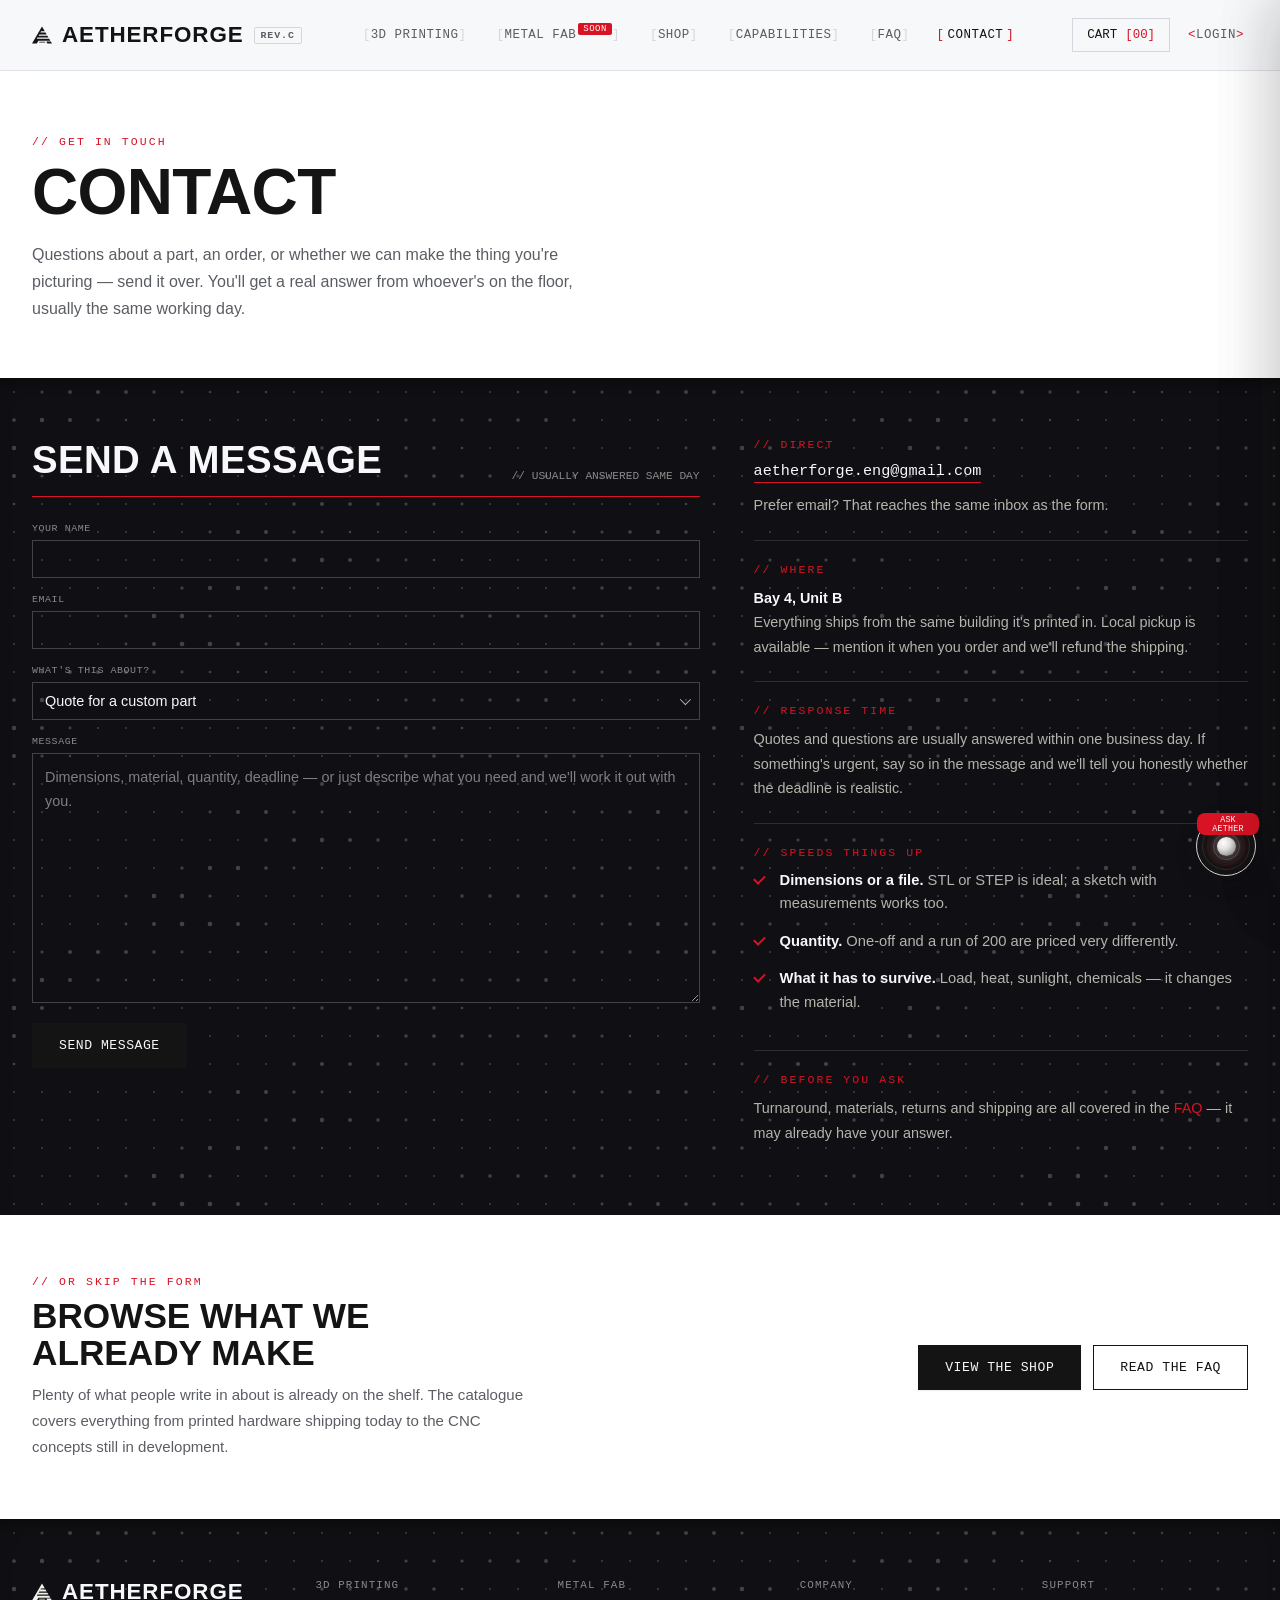
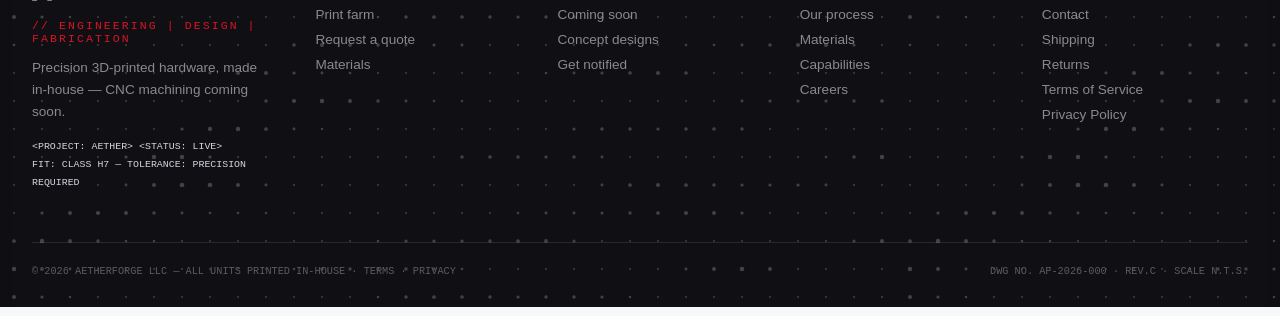
<file: contact.html>
<!DOCTYPE html>
<html lang="en">
<head>
<meta charset="UTF-8">
<meta name="viewport" content="width=device-width, initial-scale=1.0">
<title>Contact — AETHERFORGE</title>
<meta name="description" content="Get in touch with Aetherforge about a custom 3D printed part, an existing order, materials and capabilities, or the upcoming CNC metal fabrication line.">
<link rel="canonical" href="https://www.aetherforgeco.com/contact.html">
<head>
<meta charset="UTF-8">
<meta name="viewport" content="width=device-width, initial-scale=1.0">
<!-- Baseline CSP: this is a single-file static site with no build step, so
     inline <script> is now FORBIDDEN (all JS lives in /assets), inline
     <style>/style= is still allowed; everything else is locked to the hosts this page
     actually talks to — Google Fonts,
     Formspree (capture forms), and the AETHER chat proxy on Vercel. -->
<meta http-equiv="Content-Security-Policy" content="default-src 'self'; script-src 'self'; style-src 'self' 'unsafe-inline' https://fonts.googleapis.com; font-src https://fonts.gstatic.com; img-src 'self' data:; connect-src 'self' https://formspree.io https://aether-tts-proxy.vercel.app https://zxzoxzzbktlxdoacxupa.supabase.co; form-action 'self' https://formspree.io; base-uri 'self'; object-src 'none';">

<!-- Open Graph / social link previews. og:image is a placeholder photo (1200x630,
     the standard OG ratio) — swap for a real branded image when you have one. -->
<meta property="og:type" content="website">
<meta property="og:url" content="https://www.aetherforgeco.com/">
<meta property="og:title" content="AETHERFORGE — Precision 3D Printing">
<meta property="og:description" content="In-house 3D printing shop — dialed-in FDM and resin, 24-48h turnaround, shipped from our own floor. CNC metal work coming soon.">
<meta property="og:image" content="https://www.aetherforgeco.com/images/hero-print.jpg">
<meta property="og:image:width" content="1100">
<meta property="og:image:height" content="1100">
<meta name="twitter:card" content="summary_large_image">
<meta name="twitter:title" content="AETHERFORGE — Precision 3D Printing">
<meta name="twitter:description" content="In-house 3D printing shop — dialed-in FDM and resin, 24-48h turnaround, shipped from our own floor. CNC metal work coming soon.">
<meta name="twitter:image" content="https://www.aetherforgeco.com/images/hero-print.jpg">
<link rel="icon" type="image/png" sizes="32x32" href="[data-uri]">
<link rel="icon" type="image/png" sizes="16x16" href="[data-uri]">
<link rel="apple-touch-icon" sizes="180x180" href="[data-uri]">
<link rel="preconnect" href="https://fonts.googleapis.com">
<link href="https://fonts.googleapis.com/css2?family=Rajdhani:wght@600;700&family=Inter:wght@400..600&family=JetBrains+Mono:wght@400..700&display=swap" rel="stylesheet">
<!--
  // AETHERFORGE.SITE — BUILD LOG
  // rev.C — if you're reading the source, you're the kind of person we build for.
  // three of us started this in a garage with one CNC and no idea how to price titanium.
  // we're always looking for machinists who read HTML comments. hiring@aetherforge.example
-->
<link rel="stylesheet" href="assets/site.css">
</head>
<body>
<a class="skip-link" href="#main">Skip to main content</a>

<header>
  <nav>
    <a href="index.html" class="logo" style="cursor:pointer;"><span class="logo__mark"><svg viewBox="0 0 72.84 62.11" xmlns="http://www.w3.org/2000/svg">
  <path d="M 17.46 62.11 L 23.49 51.61 L 66.72 51.61 L 62.63 44.66 L 17.17 44.66 L 19.72 40.19 L 59.96 40.19 L 55.98 33.35 L 23.72 33.35 L 26.56 28.88 L 53.35 28.88 L 49.29 21.98 L 30.33 21.98 L 33.00 17.23 L 46.57 17.23 L 36.42 0.00 L 0.00 62.11 Z" fill="#141414"/>
  <path d="M 25.57 58.80 L 48.66 58.80 L 47.03 56.02 L 27.20 56.02 Z" fill="#141414"/>
  <path d="M 51.73 54.28 L 56.08 62.11 L 72.84 62.11 L 68.29 54.28 Z" fill="#141414"/>
</svg></span>AETHERFORGE <span class="logo__rev" id="revStamp">REV.C</span></a>
    <div class="navlinks">
      <a href="printing.html">3D PRINTING</a>
      <a href="metal-fab.html">METAL FAB<span class="nav-badge">SOON</span></a>
      <a href="shop.html">SHOP</a>
    <a href="capabilities.html">CAPABILITIES</a>
            <a href="faq.html">FAQ</a>
      <a href="contact.html">CONTACT</a>
    </div>
    <div class="nav-actions">
      <button class="cart-btn" id="cartBtn" aria-label="Cart">CART <span class="cart-count" id="cartCount">[00]</span></button>
      <button class="account-link" id="accountBtn" style="display:none;" aria-label="Account">LOGIN</button>
    </div>
    <button class="hamburger-btn" id="hamburgerBtn" aria-label="Open menu" aria-expanded="false">
      <span></span><span></span><span></span>
    </button>
  </nav>
</header>

<div class="mobile-nav-overlay" id="mobileNavOverlay"></div>
<div class="mobile-nav-drawer" id="mobileNavDrawer">
  <div class="mobile-nav-drawer__header">
    <div class="mono" style="font-size:0.7rem; color:var(--af-grey); letter-spacing:0.1em;">// MENU</div>
    <button class="cart-drawer__close" id="mobileNavClose">CLOSE // ESC</button>
  </div>
  <div class="mobile-nav-drawer__links">
    <a href="printing.html">3D PRINTING</a>
    <a href="metal-fab.html">METAL FAB<span class="nav-badge">SOON</span></a>
    <a href="shop.html">SHOP</a>
    <a href="capabilities.html">CAPABILITIES</a>
    <a href="faq.html">FAQ</a>
    <a href="contact.html">CONTACT</a>
    <a href="account.html">MY ACCOUNT</a>
  </div>
</div>


<main id="main">
<section class="page-head">
  <div class="page-head__inner">
    <div class="eyebrow">// GET IN TOUCH</div>
    <h1>Contact</h1>
    <p>Questions about a part, an order, or whether we can make the thing you're picturing — send it over. You'll get a real answer from whoever's on the floor, usually the same working day.</p>
  </div>
</section>

<section class="print-lab dark-zone">
  <div class="section-inner" style="padding-top:60px; padding-bottom:70px;">
    <div class="contact-layout">

      <div class="contact-form-wrap reveal">
        <div class="section-head" style="margin-bottom:26px; padding-bottom:14px;">
          <h2>Send a message</h2>
          <div class="tag mono">// USUALLY ANSWERED SAME DAY</div>
        </div>
        <form class="af-form checkout-form" id="contactForm">
          <label for="cName">Your name</label>
          <input type="text" id="cName" name="name" required autocomplete="name">

          <label for="cEmail">Email</label>
          <input type="email" id="cEmail" name="email" required autocomplete="email">

          <label for="cTopic">What's this about?</label>
          <select id="cTopic" name="topic" class="contact-select">
            <option>Quote for a custom part</option>
            <option>Question about an existing order</option>
            <option>Materials or capabilities</option>
            <option>Metal fabrication / CNC line</option>
            <option>Something else</option>
          </select>

          <label for="cMessage">Message</label>
          <textarea id="cMessage" name="message" rows="7" required
            placeholder="Dimensions, material, quantity, deadline — or just describe what you need and we'll work it out with you."></textarea>

          <div id="contactNote"></div>
          <button type="submit" class="btn" id="contactSubmit">SEND MESSAGE</button>
        </form>
      </div>

      <aside class="contact-aside reveal">
        <div class="contact-block">
          <div class="eyebrow">// DIRECT</div>
          <a href="mailto:aetherforge.eng@gmail.com" class="contact-email">aetherforge.eng@gmail.com</a>
          <p>Prefer email? That reaches the same inbox as the form.</p>
        </div>

        <div class="contact-block">
          <div class="eyebrow">// WHERE</div>
          <p><strong>Bay 4, Unit B</strong><br>Everything ships from the same building it's printed in. Local pickup is available — mention it when you order and we'll refund the shipping.</p>
        </div>

        <div class="contact-block">
          <div class="eyebrow">// RESPONSE TIME</div>
          <p>Quotes and questions are usually answered within one business day. If something's urgent, say so in the message and we'll tell you honestly whether the deadline is realistic.</p>
        </div>

        <div class="contact-block">
          <div class="eyebrow">// SPEEDS THINGS UP</div>
          <ul class="check-list" style="margin-bottom:0;">
            <li><strong>Dimensions or a file.</strong> STL or STEP is ideal; a sketch with measurements works too.</li>
            <li><strong>Quantity.</strong> One-off and a run of 200 are priced very differently.</li>
            <li><strong>What it has to survive.</strong> Load, heat, sunlight, chemicals — it changes the material.</li>
          </ul>
        </div>

        <div class="contact-block">
          <div class="eyebrow">// BEFORE YOU ASK</div>
          <p>Turnaround, materials, returns and shipping are all covered in the <a href="faq.html">FAQ</a> — it may already have your answer.</p>
        </div>
      </aside>

    </div>
  </div>
</section>

<section class="cta-band">
  <div class="cta-band__inner">
    <div class="cta-band__copy">
      <div class="eyebrow">// OR SKIP THE FORM</div>
      <h2>Browse what we already make</h2>
      <p>Plenty of what people write in about is already on the shelf. The catalogue covers everything from printed hardware shipping today to the CNC concepts still in development.</p>
    </div>
    <div class="cta-band__actions">
      <a href="shop.html" class="btn">VIEW THE SHOP</a>
      <a href="faq.html" class="btn btn--ghost">READ THE FAQ</a>
    </div>
  </div>
</section>

</main>
<footer id="contact" class="dark-zone-footer">
  <div class="footer-inner">
    <div class="footer-top">
      <div class="footer-brand">
        <div class="logo"><span class="logo__mark"><svg viewBox="0 0 72.84 62.11" xmlns="http://www.w3.org/2000/svg">
  <path d="M 17.46 62.11 L 23.49 51.61 L 66.72 51.61 L 62.63 44.66 L 17.17 44.66 L 19.72 40.19 L 59.96 40.19 L 55.98 33.35 L 23.72 33.35 L 26.56 28.88 L 53.35 28.88 L 49.29 21.98 L 30.33 21.98 L 33.00 17.23 L 46.57 17.23 L 36.42 0.00 L 0.00 62.11 Z" fill="#141414"/>
  <path d="M 25.57 58.80 L 48.66 58.80 L 47.03 56.02 L 27.20 56.02 Z" fill="#141414"/>
  <path d="M 51.73 54.28 L 56.08 62.11 L 72.84 62.11 L 68.29 54.28 Z" fill="#141414"/>
</svg></span>AETHERFORGE</div>
        <div class="eyebrow" style="margin:6px 0 12px;">// Engineering | Design | Fabrication</div>
        <p>Precision 3D-printed hardware, made in-house — CNC machining coming soon.</p>
        <div class="mono" style="font-size:0.62rem; color:var(--af-grey-dim); margin-top:16px; line-height:1.8;">
          &lt;PROJECT: AETHER&gt; &lt;STATUS: LIVE&gt;<br>
          FIT: CLASS H7 — TOLERANCE: PRECISION REQUIRED
        </div>
      </div>
      <div class="footer-col">
        <h3 class="footer-col__title">3D Printing</h3>
        <a href="printing.html">Print farm</a>
        <a href="printing.html#printCatalog">Request a quote</a>
        <a href="printing.html#printCatalog">Materials</a>
      </div>
      <div class="footer-col">
        <h3 class="footer-col__title">Metal Fab</h3>
        <a href="metal-fab.html">Coming soon</a>
        <a href="metal-fab.html">Concept designs</a>
        <a href="metal-fab.html#contact">Get notified</a>
      </div>
      <div class="footer-col">
        <h3 class="footer-col__title">Company</h3>
        <a href="index.html#manifesto">Our process</a>
        <a href="metal-fab.html#materials">Materials</a>
        <a href="capabilities.html">Capabilities</a>
          <a href="contact.html">Careers</a>
      </div>
      <div class="footer-col">
        <h3 class="footer-col__title">Support</h3>
        <a href="contact.html">Contact</a>
        <a href="faq.html">Shipping</a>
        <a href="faq.html">Returns</a>
        <a href="/terms.html">Terms of Service</a>
        <a href="/privacy.html">Privacy Policy</a>
      </div>
    </div>
    <div class="footer-bottom">
      <div>© 2026 AETHERFORGE LLC — ALL UNITS PRINTED IN-HOUSE · <a href="/terms.html" style="color:inherit;">TERMS</a> · <a href="/privacy.html" style="color:inherit;">PRIVACY</a></div>
      <div class="coords mono" title="you found it">DWG NO. AF-2026-000 · REV.C · SCALE N.T.S.</div>
    </div>
  </div>
</footer>

<div class="cart-overlay-bg" id="cartOverlayBg"></div>

<div class="cart-drawer" id="cartDrawer">
  <div class="cart-drawer__header">
    <h3>Cart</h3>
    <button class="cart-drawer__close" id="cartClose">CLOSE // ESC</button>
  </div>
  <div class="cart-drawer__items" id="cartItems"></div>
  <div class="cart-drawer__footer">
    <div class="cart-subtotal"><span>SUBTOTAL</span><span id="cartSubtotal">$0</span></div>
    <button class="btn" id="checkoutBtn">PROCEED TO CHECKOUT</button>
    <button class="btn btn--ghost" id="continueShoppingBtn">CONTINUE SHOPPING</button>
  </div>
</div>

<div class="checkout-modal" id="checkoutModal">
  <div class="checkout-box" id="checkoutBox">
    <button class="checkout-box__close" id="checkoutClose">CLOSE // ESC</button>
    <div id="checkoutContent"></div>
  </div>
</div>

<div class="checkout-modal" id="captureModal">
  <div class="checkout-box" id="captureBox">
    <button class="checkout-box__close" id="captureClose">CLOSE // ESC</button>
    <div id="captureContent"></div>
  </div>
</div>

<div class="checkout-modal" id="authModal">
  <div class="checkout-box" id="authBox">
    <button class="checkout-box__close" id="authClose">CLOSE // ESC</button>
    <div id="authContent"></div>
  </div>
</div>

<button class="aether-launcher" id="aetherLauncher" aria-label="Open AETHER">
  <span class="aether-orb">
    <span class="aether-orb__ring r1"></span>
    <span class="aether-orb__ring r2"></span>
    <span class="aether-orb__ring r3"></span>
    <span class="aether-orb__core"></span>
  </span>
  <span class="aether-launcher__badge">ASK AETHER</span>
</button>

<div class="aether-panel" id="aetherPanel">
  <div class="aether-panel__header">
    <span class="aether-panel__core"></span>
    <div class="aether-panel__title">
      <h3 class="aether-title">AETHER</h3>
      <span>// AGENT STATUS: ONLINE</span>
    </div>
    <button class="aether-panel__close" id="aetherClose">CLOSE // ESC</button>
  </div>
  <div class="aether-panel__body" id="aetherBody">
    <div class="aether-msg bot"><span class="tag-mini">AETHER</span>Hey — ask me about materials, turnaround times, or what's coming with the metal work line. Order tracking isn't connected yet, so for that use the contact form below.</div>
  </div>
  <div class="aether-chips">
    <button class="aether-chip" data-q="Track my order">TRACK ORDER</button>
    <button class="aether-chip" data-q="Get a print quote">GET A QUOTE</button>
    <button class="aether-chip" data-q="What materials do you stock?">MATERIALS</button>
  </div>
  <div class="aether-panel__inputrow">
    <input type="text" id="aetherInput" aria-label="Ask AETHER a question" placeholder="Ask AETHER something...">
    <button id="aetherSend">SEND</button>
  </div>
</div>

<div class="egg-overlay" id="eggOverlay">
  <pre id="eggArt"></pre>
  <p id="eggMsg">SYSTEM ACCESS: GRANTED<br>You typed the word. Most people just scroll.<br>Take 10% off with code <strong style="color:#d81324;">AETHER10</strong> — we'll actually honor it.</p>
  <button id="eggClose">CLOSE // ESC</button>
</div>

<script src="assets/site.js"></script>
</body>
</html>
</file>
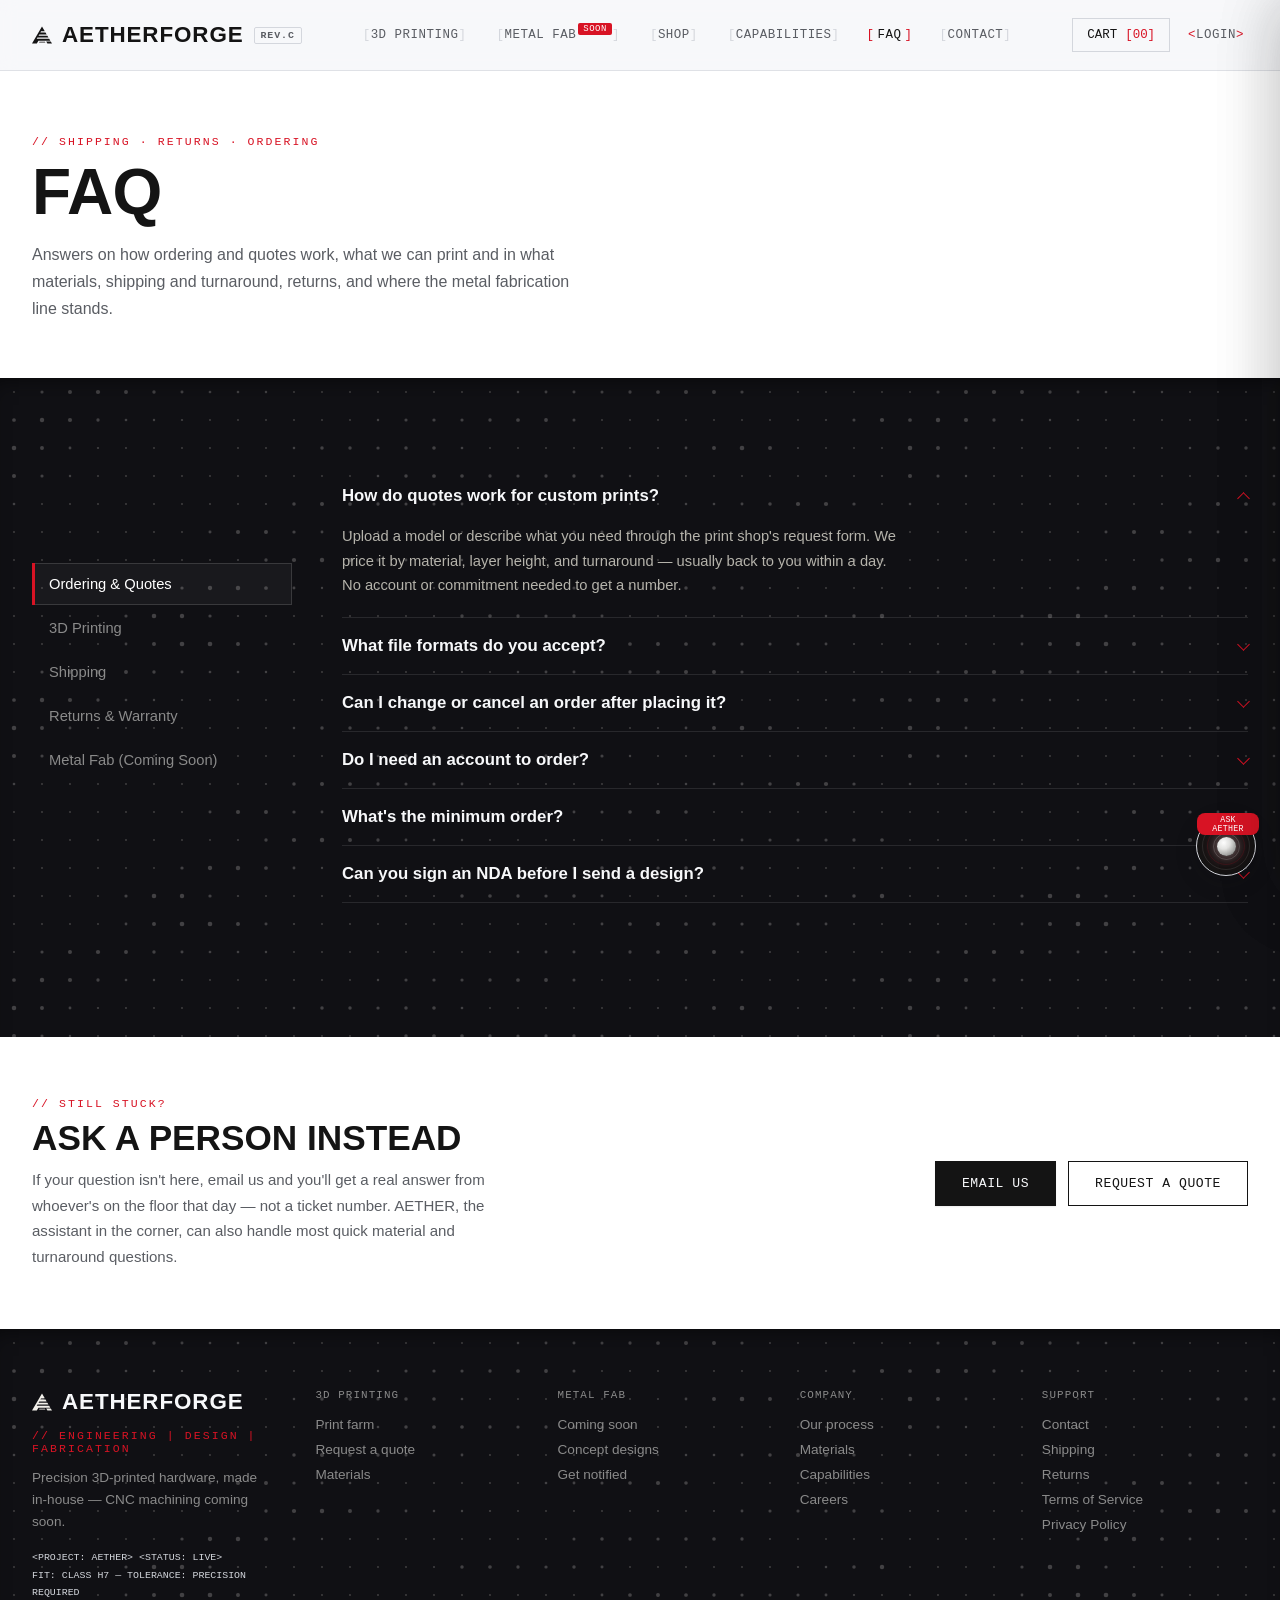
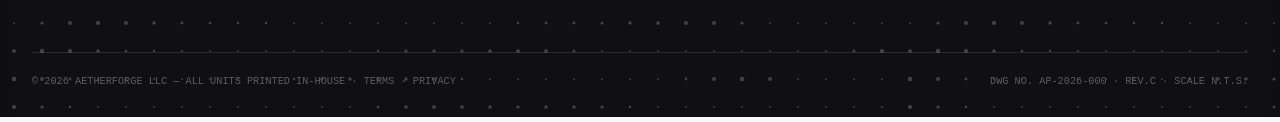
<file: faq.html>
<!DOCTYPE html>
<html lang="en">
<head>
<meta charset="UTF-8">
<meta name="viewport" content="width=device-width, initial-scale=1.0">
<title>FAQ — AETHERFORGE</title>
<meta name="description" content="Answers on ordering and quotes, 3D printing materials and capabilities, shipping, returns and warranty, and the upcoming metal fabrication line.">
<link rel="canonical" href="https://www.aetherforgeco.com/faq.html">
<head>
<meta charset="UTF-8">
<meta name="viewport" content="width=device-width, initial-scale=1.0">
<!-- Baseline CSP: this is a single-file static site with no build step, so
     inline <script> is now FORBIDDEN (all JS lives in /assets), inline
     <style>/style= is still allowed; everything else is locked to the hosts this page
     actually talks to — Google Fonts,
     Formspree (capture forms), and the AETHER chat proxy on Vercel. -->
<meta http-equiv="Content-Security-Policy" content="default-src 'self'; script-src 'self'; style-src 'self' 'unsafe-inline' https://fonts.googleapis.com; font-src https://fonts.gstatic.com; img-src 'self' data:; connect-src 'self' https://formspree.io https://aether-tts-proxy.vercel.app https://zxzoxzzbktlxdoacxupa.supabase.co; form-action 'self' https://formspree.io; base-uri 'self'; object-src 'none';">

<!-- Open Graph / social link previews. og:image is a placeholder photo (1200x630,
     the standard OG ratio) — swap for a real branded image when you have one. -->
<meta property="og:type" content="website">
<meta property="og:url" content="https://www.aetherforgeco.com/">
<meta property="og:title" content="AETHERFORGE — Precision 3D Printing">
<meta property="og:description" content="In-house 3D printing shop — dialed-in FDM and resin, 24-48h turnaround, shipped from our own floor. CNC metal work coming soon.">
<meta property="og:image" content="https://www.aetherforgeco.com/images/hero-print.jpg">
<meta property="og:image:width" content="1100">
<meta property="og:image:height" content="1100">
<meta name="twitter:card" content="summary_large_image">
<meta name="twitter:title" content="AETHERFORGE — Precision 3D Printing">
<meta name="twitter:description" content="In-house 3D printing shop — dialed-in FDM and resin, 24-48h turnaround, shipped from our own floor. CNC metal work coming soon.">
<meta name="twitter:image" content="https://www.aetherforgeco.com/images/hero-print.jpg">
<link rel="icon" type="image/png" sizes="32x32" href="[data-uri]">
<link rel="icon" type="image/png" sizes="16x16" href="[data-uri]">
<link rel="apple-touch-icon" sizes="180x180" href="[data-uri]">
<link rel="preconnect" href="https://fonts.googleapis.com">
<link href="https://fonts.googleapis.com/css2?family=Rajdhani:wght@600;700&family=Inter:wght@400..600&family=JetBrains+Mono:wght@400..700&display=swap" rel="stylesheet">
<!--
  // AETHERFORGE.SITE — BUILD LOG
  // rev.C — if you're reading the source, you're the kind of person we build for.
  // three of us started this in a garage with one CNC and no idea how to price titanium.
  // we're always looking for machinists who read HTML comments. hiring@aetherforge.example
-->
<link rel="stylesheet" href="assets/site.css">
<script type="application/ld+json">
{
  "@context": "https://schema.org",
  "@type": "FAQPage",
  "mainEntity": [
    {
      "@type": "Question",
      "name": "How do quotes work for custom prints?",
      "acceptedAnswer": {
        "@type": "Answer",
        "text": "Upload a model or describe what you need through the print shop's request form. We price it by material, layer height, and turnaround \u2014 usually back to you within a day. No account or commitment needed to get a number."
      }
    },
    {
      "@type": "Question",
      "name": "What file formats do you accept?",
      "acceptedAnswer": {
        "@type": "Answer",
        "text": "STL and STEP cover almost everything. If you're starting from a sketch or photo instead of a file, describe it in the request and we'll work out the rest with you before quoting."
      }
    },
    {
      "@type": "Question",
      "name": "Can I change or cancel an order after placing it?",
      "acceptedAnswer": {
        "@type": "Answer",
        "text": "If it hasn't started printing yet, yes \u2014 reply to your order confirmation and we'll adjust or cancel it. Once a job is on the bed, we can't stop it partway through."
      }
    },
    {
      "@type": "Question",
      "name": "Do I need an account to order?",
      "acceptedAnswer": {
        "@type": "Answer",
        "text": "No. Checkout works fine as a guest. An account is only useful if you want to save designs you're planning to have made, or check an order's status later \u2014 you can create one any time from the header."
      }
    },
    {
      "@type": "Question",
      "name": "What's the minimum order?",
      "acceptedAnswer": {
        "@type": "Answer",
        "text": "There isn't one for stock items or one-off custom prints \u2014 we'll happily print a single part. Small-batch pricing kicks in at 25 units, where the per-unit cost drops because we can queue the whole run at once."
      }
    },
    {
      "@type": "Question",
      "name": "Can you sign an NDA before I send a design?",
      "acceptedAnswer": {
        "@type": "Answer",
        "text": "Yes \u2014 email us before uploading and we'll get one signed. Regardless of paperwork, we don't share, resell, or reuse customer designs; that's written into our terms, not just a promise."
      }
    },
    {
      "@type": "Question",
      "name": "What materials do you print in?",
      "acceptedAnswer": {
        "@type": "Answer",
        "text": "PLA, PETG, ASA, Nylon-CF, and resin, stocked in-house. Full specs and use cases are in the Material Library over in the print shop."
      }
    },
    {
      "@type": "Question",
      "name": "Do you print functional parts, or just prototypes?",
      "acceptedAnswer": {
        "@type": "Answer",
        "text": "Both. Rapid Prototyping is for quick iteration; Custom Enclosures and Printed Accessories are meant to be the actual part you use, not a placeholder for a \"real\" one later."
      }
    },
    {
      "@type": "Question",
      "name": "How big can you print?",
      "acceptedAnswer": {
        "@type": "Answer",
        "text": "Up to 340 \u00d7 320 \u00d7 340 mm in FDM, and 302 \u00d7 162 \u00d7 300 mm in resin. Larger parts can be split, printed in sections, and bonded \u2014 we'll flag it in the quote if that's the route."
      }
    },
    {
      "@type": "Question",
      "name": "Can you match a specific color?",
      "acceptedAnswer": {
        "@type": "Answer",
        "text": "Usually. We stock 12 filament colors outright, and for anything else we can paint and color-match to a Pantone reference or a physical sample as part of the finishing service."
      }
    },
    {
      "@type": "Question",
      "name": "How strong are printed parts, really?",
      "acceptedAnswer": {
        "@type": "Answer",
        "text": "Strong enough to be the actual part in most applications \u2014 Nylon-CF and PETG hold up well under real load. They are not a drop-in substitute for machined metal, and we'll say so upfront if we think your part should wait for the CNC line."
      }
    },
    {
      "@type": "Question",
      "name": "Do you do design work, or only printing?",
      "acceptedAnswer": {
        "@type": "Answer",
        "text": "We print, and we'll give feedback on manufacturability for free \u2014 wall thickness, overhangs, orientation, that kind of thing. Full design from scratch is case by case; ask and we'll tell you honestly if it's a fit."
      }
    },
    {
      "@type": "Question",
      "name": "Where do orders ship from, and how fast?",
      "acceptedAnswer": {
        "@type": "Answer",
        "text": "Everything ships from Bay 4, Unit B. Typical turnaround is 24-48 hours from order to shipment for in-stock print items; custom jobs depend on the queue and we'll give you a specific estimate with your quote."
      }
    },
    {
      "@type": "Question",
      "name": "Do you ship internationally?",
      "acceptedAnswer": {
        "@type": "Answer",
        "text": "Domestic shipping only for now. International shipping is on the list as the print farm \u2014 and eventually the metal work line \u2014 grows."
      }
    },
    {
      "@type": "Question",
      "name": "How much is shipping?",
      "acceptedAnswer": {
        "@type": "Answer",
        "text": "Calculated at checkout by weight and destination \u2014 you'll see the exact cost before paying. Larger batch runs ship freight and get quoted separately."
      }
    },
    {
      "@type": "Question",
      "name": "Can I get it faster?",
      "acceptedAnswer": {
        "@type": "Answer",
        "text": "Sometimes. If a job is small and the queue allows, we can bump it. Email us before ordering with your deadline and we'll tell you straight whether it's doable, rather than take the order and miss it."
      }
    },
    {
      "@type": "Question",
      "name": "Do you offer local pickup?",
      "acceptedAnswer": {
        "@type": "Answer",
        "text": "Yes, from Bay 4, Unit B. Mention it when you order and we'll hold it instead of shipping, and refund the shipping cost."
      }
    },
    {
      "@type": "Question",
      "name": "What's your return policy?",
      "acceptedAnswer": {
        "@type": "Answer",
        "text": "If a printed part arrives with a defect \u2014 layer separation, warping, a dimension that's off from spec \u2014 we'll reprint or refund it, no questions asked. If you just changed your mind on a custom job, reach out and we'll figure out something fair; custom prints can't always go back on the shelf the way stocked items can."
      }
    },
    {
      "@type": "Question",
      "name": "What if my part arrives damaged in shipping?",
      "acceptedAnswer": {
        "@type": "Answer",
        "text": "Send a photo through the contact form within 7 days of delivery and we'll get a replacement out \u2014 no need to ship the damaged one back first."
      }
    },
    {
      "@type": "Question",
      "name": "What counts as a defect?",
      "acceptedAnswer": {
        "@type": "Answer",
        "text": "Layer separation, warping, stringing that changes fit, or any dimension measurably outside what we quoted. Normal layer lines and minor surface texture are inherent to the process rather than defects \u2014 if you need a smoother result, that's what the finishing service is for."
      }
    },
    {
      "@type": "Question",
      "name": "Is there a warranty on printed parts?",
      "acceptedAnswer": {
        "@type": "Answer",
        "text": "We stand behind the print itself: if it fails from a manufacturing fault, we'll replace it. We can't warranty a part against use it wasn't designed for, and we'll say so during quoting if we think an application is beyond what the material can take."
      }
    },
    {
      "@type": "Question",
      "name": "When will CNC hardware actually be available?",
      "acceptedAnswer": {
        "@type": "Answer",
        "text": "No fixed date yet \u2014 we're not shipping metal parts before we can hold the tolerances we'd put our name on. The Metal Fab section has the current concept lineup and a \"get notified\" option for when that changes."
      }
    },
    {
      "@type": "Question",
      "name": "Can I pre-order or reserve a concept design?",
      "acceptedAnswer": {
        "@type": "Answer",
        "text": "Not yet, and deliberately so \u2014 we're not taking money for hardware we can't promise a date on. Use the notify option on any concept and you'll be first to know when it's real."
      }
    },
    {
      "@type": "Question",
      "name": "Are the concept prices final?",
      "acceptedAnswer": {
        "@type": "Answer",
        "text": "No. Every price on the Metal Fab page is an estimate based on current material costs and projected machine time. They'll move before launch \u2014 up or down \u2014 and nothing is a commitment until the item is actually orderable."
      }
    },
    {
      "@type": "Question",
      "name": "Will you do custom CNC work when the line opens?",
      "acceptedAnswer": {
        "@type": "Answer",
        "text": "That's the plan, starting with simpler geometries and expanding as the process gets dialed in. If you have a specific job in mind, send it now \u2014 it helps us prioritize what to tool up for first."
      }
    }
  ]
}
</script>
</head>
<body>
<a class="skip-link" href="#main">Skip to main content</a>

<header>
  <nav>
    <a href="index.html" class="logo" style="cursor:pointer;"><span class="logo__mark"><svg viewBox="0 0 72.84 62.11" xmlns="http://www.w3.org/2000/svg">
  <path d="M 17.46 62.11 L 23.49 51.61 L 66.72 51.61 L 62.63 44.66 L 17.17 44.66 L 19.72 40.19 L 59.96 40.19 L 55.98 33.35 L 23.72 33.35 L 26.56 28.88 L 53.35 28.88 L 49.29 21.98 L 30.33 21.98 L 33.00 17.23 L 46.57 17.23 L 36.42 0.00 L 0.00 62.11 Z" fill="#141414"/>
  <path d="M 25.57 58.80 L 48.66 58.80 L 47.03 56.02 L 27.20 56.02 Z" fill="#141414"/>
  <path d="M 51.73 54.28 L 56.08 62.11 L 72.84 62.11 L 68.29 54.28 Z" fill="#141414"/>
</svg></span>AETHERFORGE <span class="logo__rev" id="revStamp">REV.C</span></a>
    <div class="navlinks">
      <a href="printing.html">3D PRINTING</a>
      <a href="metal-fab.html">METAL FAB<span class="nav-badge">SOON</span></a>
      <a href="shop.html">SHOP</a>
    <a href="capabilities.html">CAPABILITIES</a>
            <a href="faq.html">FAQ</a>
      <a href="contact.html">CONTACT</a>
    </div>
    <div class="nav-actions">
      <button class="cart-btn" id="cartBtn" aria-label="Cart">CART <span class="cart-count" id="cartCount">[00]</span></button>
      <button class="account-link" id="accountBtn" style="display:none;" aria-label="Account">LOGIN</button>
    </div>
    <button class="hamburger-btn" id="hamburgerBtn" aria-label="Open menu" aria-expanded="false">
      <span></span><span></span><span></span>
    </button>
  </nav>
</header>

<div class="mobile-nav-overlay" id="mobileNavOverlay"></div>
<div class="mobile-nav-drawer" id="mobileNavDrawer">
  <div class="mobile-nav-drawer__header">
    <div class="mono" style="font-size:0.7rem; color:var(--af-grey); letter-spacing:0.1em;">// MENU</div>
    <button class="cart-drawer__close" id="mobileNavClose">CLOSE // ESC</button>
  </div>
  <div class="mobile-nav-drawer__links">
    <a href="printing.html">3D PRINTING</a>
    <a href="metal-fab.html">METAL FAB<span class="nav-badge">SOON</span></a>
    <a href="shop.html">SHOP</a>
    <a href="capabilities.html">CAPABILITIES</a>
    <a href="faq.html">FAQ</a>
    <a href="contact.html">CONTACT</a>
    <a href="account.html">MY ACCOUNT</a>
  </div>
</div>


<main id="main">
<section class="page-head">
  <div class="page-head__inner">
    <div class="eyebrow">// SHIPPING · RETURNS · ORDERING</div>
    <h1>FAQ</h1>
    <p>Answers on how ordering and quotes work, what we can print and in what materials, shipping and turnaround, returns, and where the metal fabrication line stands.</p>
  </div>
</section>

<section id="faq" class="dark-zone-faq">
  <div class="section-inner">

    <div class="faq-layout">
    <div class="faq-tabs-vertical" id="faqTabsVertical">
      <button class="faq-tab" data-target="faq-ordering">Ordering &amp; Quotes</button>
      <button class="faq-tab" data-target="faq-printing">3D Printing</button>
      <button class="faq-tab" data-target="faq-shipping">Shipping</button>
      <button class="faq-tab" data-target="faq-returns">Returns &amp; Warranty</button>
      <button class="faq-tab" data-target="faq-metalfab">Metal Fab (Coming Soon)</button>
    </div>

    <div class="faq-col" id="faqCol">

    <div class="faq-group" id="faq-ordering">
      <details class="faq-item">
        <summary>How do quotes work for custom prints?</summary>
        <div class="faq-item__body">Upload a model or describe what you need through the print shop's request form. We price it by material, layer height, and turnaround — usually back to you within a day. No account or commitment needed to get a number.</div>
      </details>
      <details class="faq-item">
        <summary>What file formats do you accept?</summary>
        <div class="faq-item__body">STL and STEP cover almost everything. If you're starting from a sketch or photo instead of a file, describe it in the request and we'll work out the rest with you before quoting.</div>
      </details>
      <details class="faq-item">
        <summary>Can I change or cancel an order after placing it?</summary>
        <div class="faq-item__body">If it hasn't started printing yet, yes — reply to your order confirmation and we'll adjust or cancel it. Once a job is on the bed, we can't stop it partway through.</div>
      </details>
      <details class="faq-item">
        <summary>Do I need an account to order?</summary>
        <div class="faq-item__body">No. Checkout works fine as a guest. An account is only useful if you want to save designs you're planning to have made, or check an order's status later — you can create one any time from the header.</div>
      </details>
      <details class="faq-item">
        <summary>What's the minimum order?</summary>
        <div class="faq-item__body">There isn't one for stock items or one-off custom prints — we'll happily print a single part. Small-batch pricing kicks in at 25 units, where the per-unit cost drops because we can queue the whole run at once.</div>
      </details>
      <details class="faq-item">
        <summary>Can you sign an NDA before I send a design?</summary>
        <div class="faq-item__body">Yes — email us before uploading and we'll get one signed. Regardless of paperwork, we don't share, resell, or reuse customer designs; that's written into our terms, not just a promise.</div>
      </details>
    </div>

    <div class="faq-group" id="faq-printing">
      <details class="faq-item">
        <summary>What materials do you print in?</summary>
        <div class="faq-item__body">PLA, PETG, ASA, Nylon-CF, and resin, stocked in-house. Full specs and use cases are in the Material Library over in the print shop.</div>
      </details>
      <details class="faq-item">
        <summary>Do you print functional parts, or just prototypes?</summary>
        <div class="faq-item__body">Both. Rapid Prototyping is for quick iteration; Custom Enclosures and Printed Accessories are meant to be the actual part you use, not a placeholder for a "real" one later.</div>
      </details>
      <details class="faq-item">
        <summary>How big can you print?</summary>
        <div class="faq-item__body">Up to 340 × 320 × 340 mm in FDM, and 302 × 162 × 300 mm in resin. Larger parts can be split, printed in sections, and bonded — we'll flag it in the quote if that's the route.</div>
      </details>
      <details class="faq-item">
        <summary>Can you match a specific color?</summary>
        <div class="faq-item__body">Usually. We stock 12 filament colors outright, and for anything else we can paint and color-match to a Pantone reference or a physical sample as part of the finishing service.</div>
      </details>
      <details class="faq-item">
        <summary>How strong are printed parts, really?</summary>
        <div class="faq-item__body">Strong enough to be the actual part in most applications — Nylon-CF and PETG hold up well under real load. They are not a drop-in substitute for machined metal, and we'll say so upfront if we think your part should wait for the CNC line.</div>
      </details>
      <details class="faq-item">
        <summary>Do you do design work, or only printing?</summary>
        <div class="faq-item__body">We print, and we'll give feedback on manufacturability for free — wall thickness, overhangs, orientation, that kind of thing. Full design from scratch is case by case; ask and we'll tell you honestly if it's a fit.</div>
      </details>
    </div>

    <div class="faq-group" id="faq-shipping">
      <details class="faq-item">
        <summary>Where do orders ship from, and how fast?</summary>
        <div class="faq-item__body">Everything ships from Bay 4, Unit B. Typical turnaround is 24-48 hours from order to shipment for in-stock print items; custom jobs depend on the queue and we'll give you a specific estimate with your quote.</div>
      </details>
      <details class="faq-item">
        <summary>Do you ship internationally?</summary>
        <div class="faq-item__body">Domestic shipping only for now. International shipping is on the list as the print farm — and eventually the metal work line — grows.</div>
      </details>
      <details class="faq-item">
        <summary>How much is shipping?</summary>
        <div class="faq-item__body">Calculated at checkout by weight and destination — you'll see the exact cost before paying. Larger batch runs ship freight and get quoted separately.</div>
      </details>
      <details class="faq-item">
        <summary>Can I get it faster?</summary>
        <div class="faq-item__body">Sometimes. If a job is small and the queue allows, we can bump it. Email us before ordering with your deadline and we'll tell you straight whether it's doable, rather than take the order and miss it.</div>
      </details>
      <details class="faq-item">
        <summary>Do you offer local pickup?</summary>
        <div class="faq-item__body">Yes, from Bay 4, Unit B. Mention it when you order and we'll hold it instead of shipping, and refund the shipping cost.</div>
      </details>
    </div>

    <div class="faq-group" id="faq-returns">
      <details class="faq-item">
        <summary>What's your return policy?</summary>
        <div class="faq-item__body">If a printed part arrives with a defect — layer separation, warping, a dimension that's off from spec — we'll reprint or refund it, no questions asked. If you just changed your mind on a custom job, reach out and we'll figure out something fair; custom prints can't always go back on the shelf the way stocked items can.</div>
      </details>
      <details class="faq-item">
        <summary>What if my part arrives damaged in shipping?</summary>
        <div class="faq-item__body">Send a photo through the contact form within 7 days of delivery and we'll get a replacement out — no need to ship the damaged one back first.</div>
      </details>
      <details class="faq-item">
        <summary>What counts as a defect?</summary>
        <div class="faq-item__body">Layer separation, warping, stringing that changes fit, or any dimension measurably outside what we quoted. Normal layer lines and minor surface texture are inherent to the process rather than defects — if you need a smoother result, that's what the finishing service is for.</div>
      </details>
      <details class="faq-item">
        <summary>Is there a warranty on printed parts?</summary>
        <div class="faq-item__body">We stand behind the print itself: if it fails from a manufacturing fault, we'll replace it. We can't warranty a part against use it wasn't designed for, and we'll say so during quoting if we think an application is beyond what the material can take.</div>
      </details>
    </div>

    <div class="faq-group" id="faq-metalfab">
      <details class="faq-item">
        <summary>When will CNC hardware actually be available?</summary>
        <div class="faq-item__body">No fixed date yet — we're not shipping metal parts before we can hold the tolerances we'd put our name on. The Metal Fab section has the current concept lineup and a "get notified" option for when that changes.</div>
      </details>
      <details class="faq-item">
        <summary>Can I pre-order or reserve a concept design?</summary>
        <div class="faq-item__body">Not yet, and deliberately so — we're not taking money for hardware we can't promise a date on. Use the notify option on any concept and you'll be first to know when it's real.</div>
      </details>
      <details class="faq-item">
        <summary>Are the concept prices final?</summary>
        <div class="faq-item__body">No. Every price on the Metal Fab page is an estimate based on current material costs and projected machine time. They'll move before launch — up or down — and nothing is a commitment until the item is actually orderable.</div>
      </details>
      <details class="faq-item">
        <summary>Will you do custom CNC work when the line opens?</summary>
        <div class="faq-item__body">That's the plan, starting with simpler geometries and expanding as the process gets dialed in. If you have a specific job in mind, send it now — it helps us prioritize what to tool up for first.</div>
      </details>
    </div>

    </div>
    </div>
  </div>
</section>


<section class="cta-band">
  <div class="cta-band__inner">
    <div class="cta-band__copy">
      <div class="eyebrow">// STILL STUCK?</div>
      <h2>Ask a person instead</h2>
      <p>If your question isn't here, email us and you'll get a real answer from whoever's on the floor that day — not a ticket number. AETHER, the assistant in the corner, can also handle most quick material and turnaround questions.</p>
    </div>
    <div class="cta-band__actions">
      <a href="mailto:aetherforge.eng@gmail.com" class="btn">EMAIL US</a>
      <a href="printing.html#printCatalog" class="btn btn--ghost">REQUEST A QUOTE</a>
    </div>
  </div>
</section>

</main>
<footer id="contact" class="dark-zone-footer">
  <div class="footer-inner">
    <div class="footer-top">
      <div class="footer-brand">
        <div class="logo"><span class="logo__mark"><svg viewBox="0 0 72.84 62.11" xmlns="http://www.w3.org/2000/svg">
  <path d="M 17.46 62.11 L 23.49 51.61 L 66.72 51.61 L 62.63 44.66 L 17.17 44.66 L 19.72 40.19 L 59.96 40.19 L 55.98 33.35 L 23.72 33.35 L 26.56 28.88 L 53.35 28.88 L 49.29 21.98 L 30.33 21.98 L 33.00 17.23 L 46.57 17.23 L 36.42 0.00 L 0.00 62.11 Z" fill="#141414"/>
  <path d="M 25.57 58.80 L 48.66 58.80 L 47.03 56.02 L 27.20 56.02 Z" fill="#141414"/>
  <path d="M 51.73 54.28 L 56.08 62.11 L 72.84 62.11 L 68.29 54.28 Z" fill="#141414"/>
</svg></span>AETHERFORGE</div>
        <div class="eyebrow" style="margin:6px 0 12px;">// Engineering | Design | Fabrication</div>
        <p>Precision 3D-printed hardware, made in-house — CNC machining coming soon.</p>
        <div class="mono" style="font-size:0.62rem; color:var(--af-grey-dim); margin-top:16px; line-height:1.8;">
          &lt;PROJECT: AETHER&gt; &lt;STATUS: LIVE&gt;<br>
          FIT: CLASS H7 — TOLERANCE: PRECISION REQUIRED
        </div>
      </div>
      <div class="footer-col">
        <h3 class="footer-col__title">3D Printing</h3>
        <a href="printing.html">Print farm</a>
        <a href="printing.html#printCatalog">Request a quote</a>
        <a href="printing.html#printCatalog">Materials</a>
      </div>
      <div class="footer-col">
        <h3 class="footer-col__title">Metal Fab</h3>
        <a href="metal-fab.html">Coming soon</a>
        <a href="metal-fab.html">Concept designs</a>
        <a href="metal-fab.html#contact">Get notified</a>
      </div>
      <div class="footer-col">
        <h3 class="footer-col__title">Company</h3>
        <a href="index.html#manifesto">Our process</a>
        <a href="metal-fab.html#materials">Materials</a>
        <a href="capabilities.html">Capabilities</a>
          <a href="contact.html">Careers</a>
      </div>
      <div class="footer-col">
        <h3 class="footer-col__title">Support</h3>
        <a href="contact.html">Contact</a>
        <a href="faq.html">Shipping</a>
        <a href="faq.html">Returns</a>
        <a href="/terms.html">Terms of Service</a>
        <a href="/privacy.html">Privacy Policy</a>
      </div>
    </div>
    <div class="footer-bottom">
      <div>© 2026 AETHERFORGE LLC — ALL UNITS PRINTED IN-HOUSE · <a href="/terms.html" style="color:inherit;">TERMS</a> · <a href="/privacy.html" style="color:inherit;">PRIVACY</a></div>
      <div class="coords mono" title="you found it">DWG NO. AF-2026-000 · REV.C · SCALE N.T.S.</div>
    </div>
  </div>
</footer>

<div class="cart-overlay-bg" id="cartOverlayBg"></div>

<div class="cart-drawer" id="cartDrawer">
  <div class="cart-drawer__header">
    <h3>Cart</h3>
    <button class="cart-drawer__close" id="cartClose">CLOSE // ESC</button>
  </div>
  <div class="cart-drawer__items" id="cartItems"></div>
  <div class="cart-drawer__footer">
    <div class="cart-subtotal"><span>SUBTOTAL</span><span id="cartSubtotal">$0</span></div>
    <button class="btn" id="checkoutBtn">PROCEED TO CHECKOUT</button>
    <button class="btn btn--ghost" id="continueShoppingBtn">CONTINUE SHOPPING</button>
  </div>
</div>

<div class="checkout-modal" id="checkoutModal">
  <div class="checkout-box" id="checkoutBox">
    <button class="checkout-box__close" id="checkoutClose">CLOSE // ESC</button>
    <div id="checkoutContent"></div>
  </div>
</div>

<div class="checkout-modal" id="captureModal">
  <div class="checkout-box" id="captureBox">
    <button class="checkout-box__close" id="captureClose">CLOSE // ESC</button>
    <div id="captureContent"></div>
  </div>
</div>

<div class="checkout-modal" id="authModal">
  <div class="checkout-box" id="authBox">
    <button class="checkout-box__close" id="authClose">CLOSE // ESC</button>
    <div id="authContent"></div>
  </div>
</div>

<button class="aether-launcher" id="aetherLauncher" aria-label="Open AETHER">
  <span class="aether-orb">
    <span class="aether-orb__ring r1"></span>
    <span class="aether-orb__ring r2"></span>
    <span class="aether-orb__ring r3"></span>
    <span class="aether-orb__core"></span>
  </span>
  <span class="aether-launcher__badge">ASK AETHER</span>
</button>

<div class="aether-panel" id="aetherPanel">
  <div class="aether-panel__header">
    <span class="aether-panel__core"></span>
    <div class="aether-panel__title">
      <h3 class="aether-title">AETHER</h3>
      <span>// AGENT STATUS: ONLINE</span>
    </div>
    <button class="aether-panel__close" id="aetherClose">CLOSE // ESC</button>
  </div>
  <div class="aether-panel__body" id="aetherBody">
    <div class="aether-msg bot"><span class="tag-mini">AETHER</span>Hey — ask me about materials, turnaround times, or what's coming with the metal work line. Order tracking isn't connected yet, so for that use the contact form below.</div>
  </div>
  <div class="aether-chips">
    <button class="aether-chip" data-q="Track my order">TRACK ORDER</button>
    <button class="aether-chip" data-q="Get a print quote">GET A QUOTE</button>
    <button class="aether-chip" data-q="What materials do you stock?">MATERIALS</button>
  </div>
  <div class="aether-panel__inputrow">
    <input type="text" id="aetherInput" aria-label="Ask AETHER a question" placeholder="Ask AETHER something...">
    <button id="aetherSend">SEND</button>
  </div>
</div>

<div class="egg-overlay" id="eggOverlay">
  <pre id="eggArt"></pre>
  <p id="eggMsg">SYSTEM ACCESS: GRANTED<br>You typed the word. Most people just scroll.<br>Take 10% off with code <strong style="color:#d81324;">AETHER10</strong> — we'll actually honor it.</p>
  <button id="eggClose">CLOSE // ESC</button>
</div>

<script src="assets/site.js"></script>
</body>
</html>
</file>
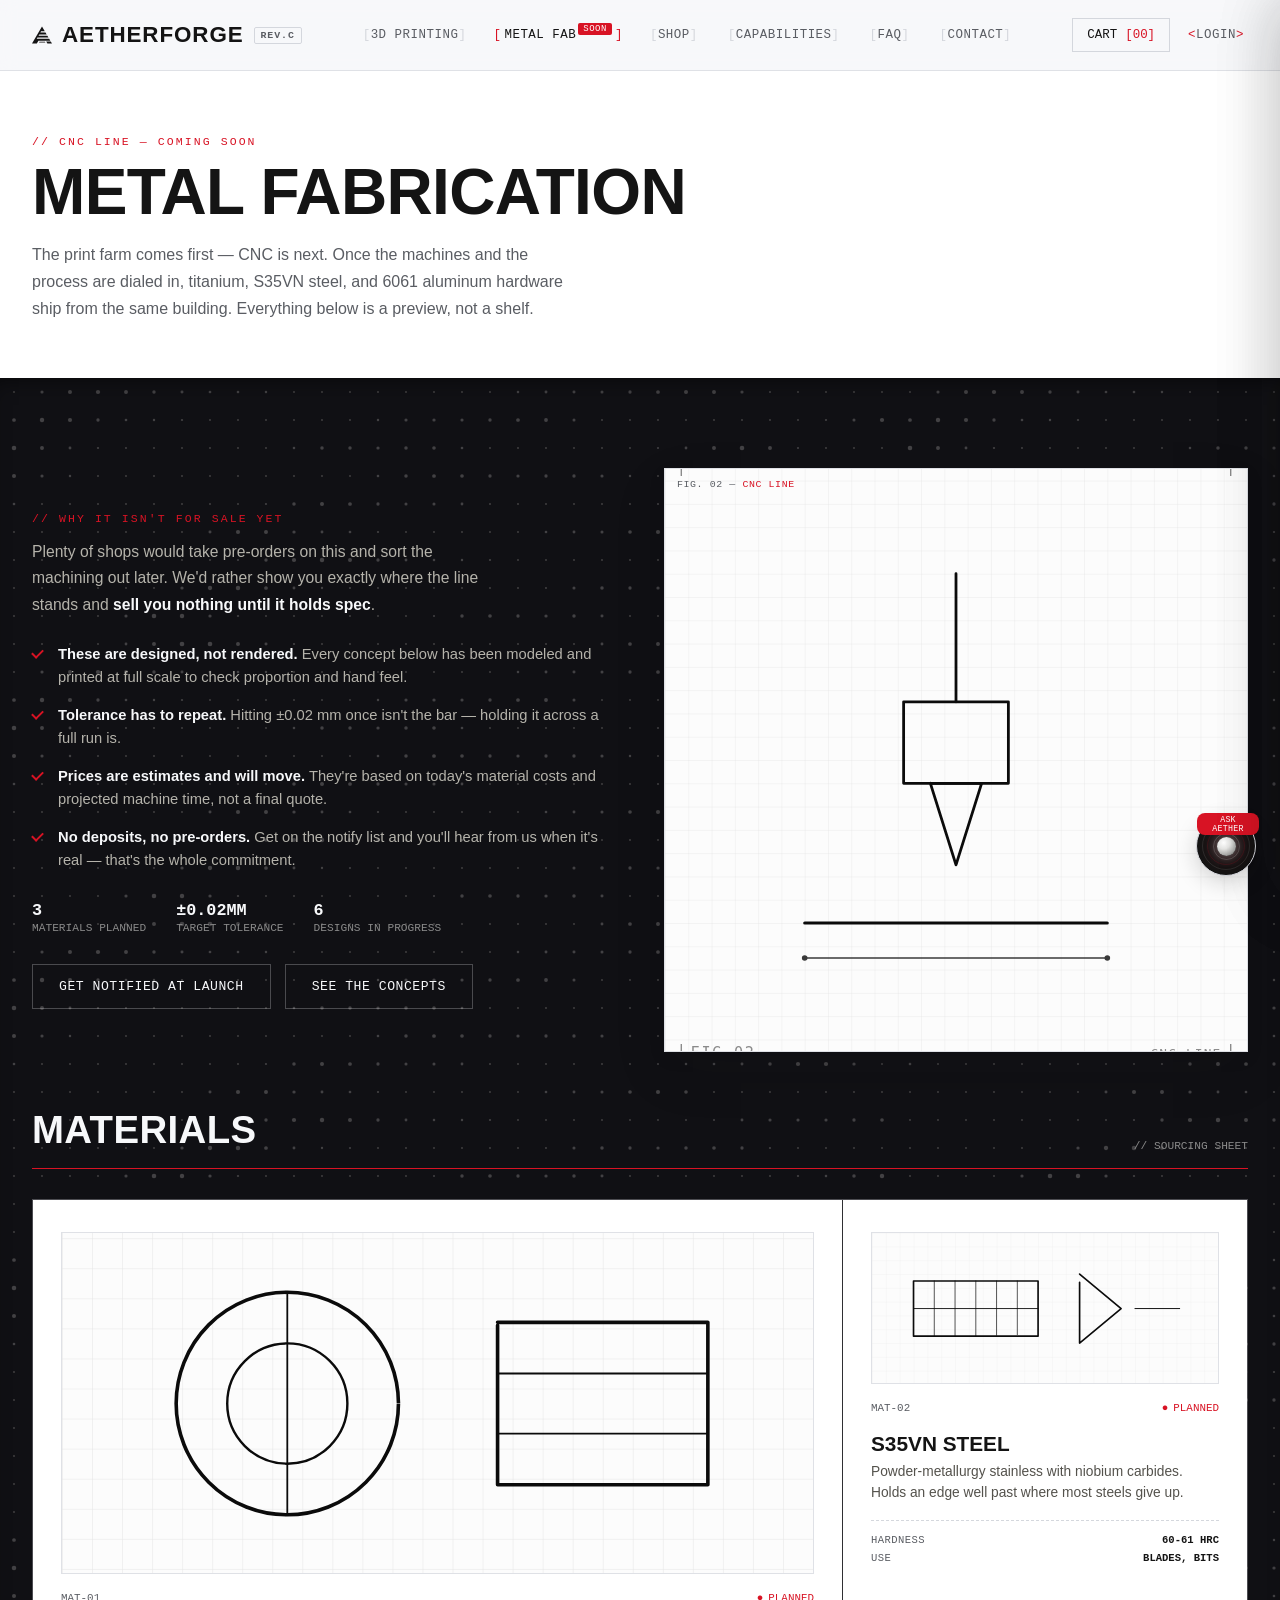
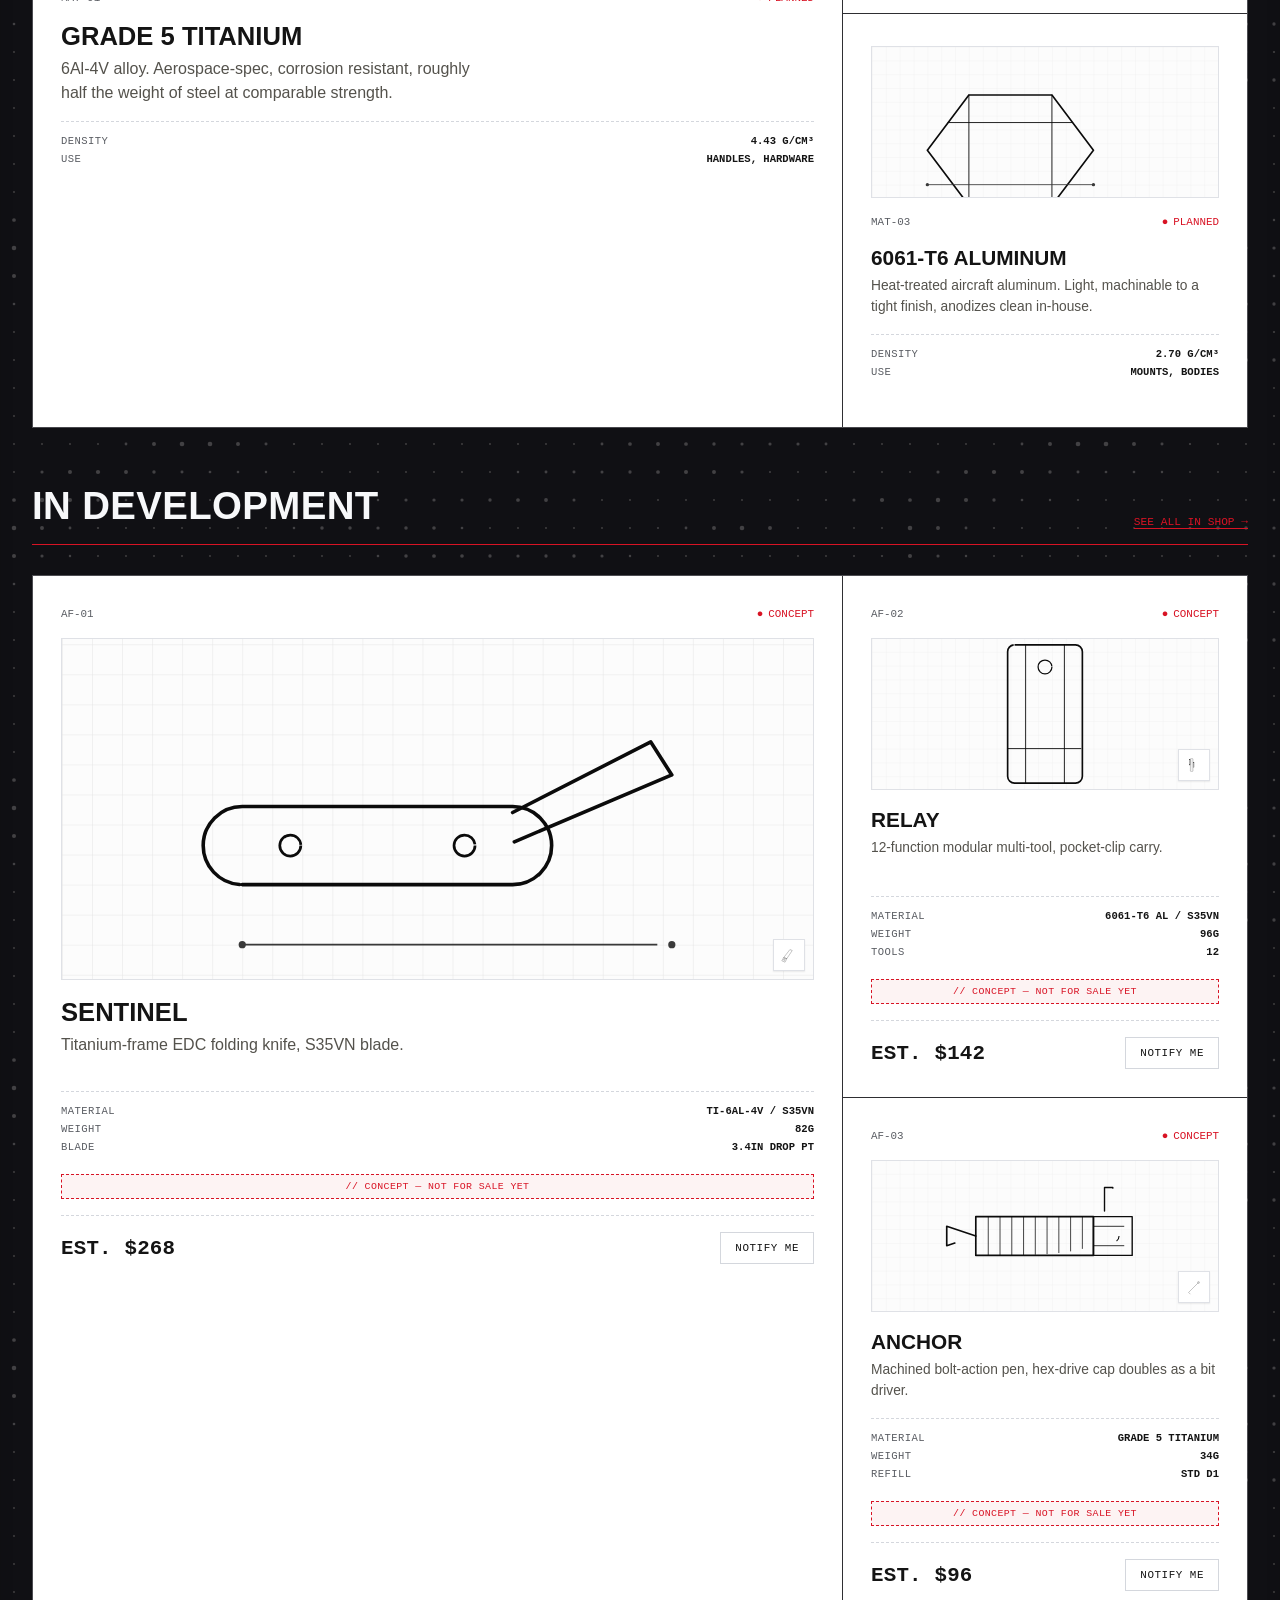
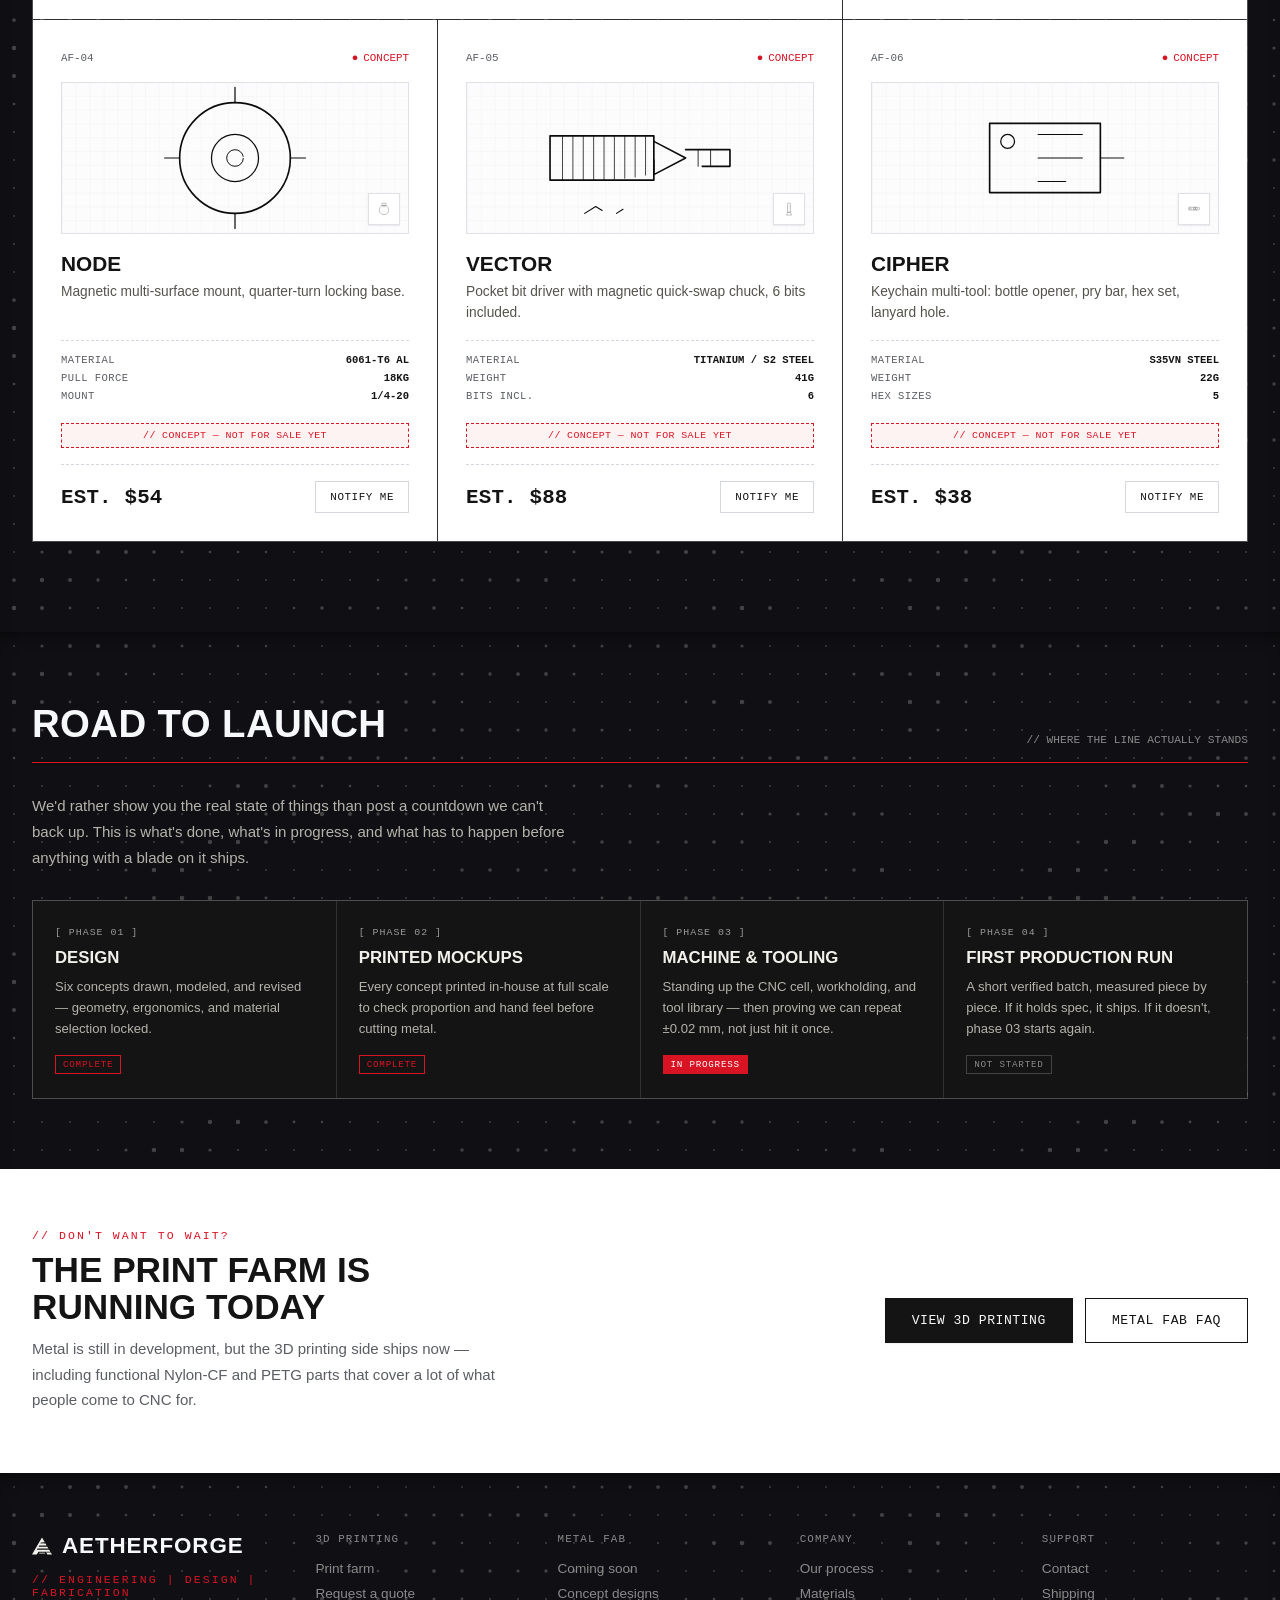
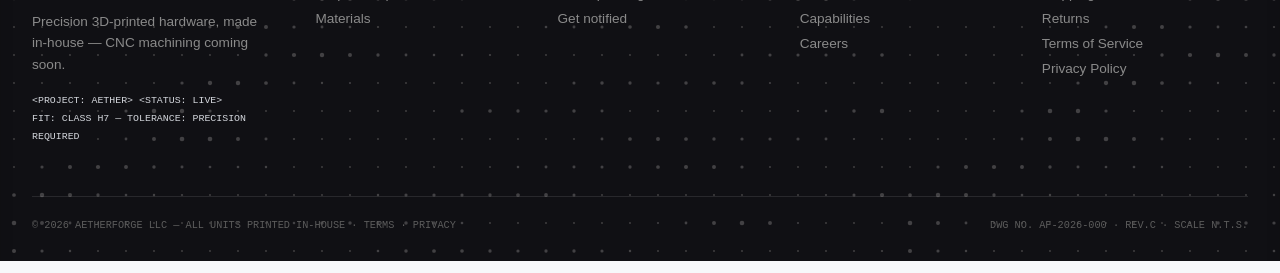
<file: metal-fab.html>
<!DOCTYPE html>
<html lang="en">
<head>
<meta charset="UTF-8">
<meta name="viewport" content="width=device-width, initial-scale=1.0">
<title>Metal Fabrication — AETHERFORGE</title>
<meta name="description" content="CNC metal fabrication coming soon to Aetherforge: titanium, S35VN steel, and 6061 aluminum hardware. See the concept lineup and get notified at launch.">
<link rel="canonical" href="https://www.aetherforgeco.com/metal-fab.html">
<head>
<meta charset="UTF-8">
<meta name="viewport" content="width=device-width, initial-scale=1.0">
<!-- Baseline CSP: this is a single-file static site with no build step, so
     inline <script> is now FORBIDDEN (all JS lives in /assets), inline
     <style>/style= is still allowed; everything else is locked to the hosts this page
     actually talks to — Google Fonts,
     Formspree (capture forms), and the AETHER chat proxy on Vercel. -->
<meta http-equiv="Content-Security-Policy" content="default-src 'self'; script-src 'self'; style-src 'self' 'unsafe-inline' https://fonts.googleapis.com; font-src https://fonts.gstatic.com; img-src 'self' data:; connect-src 'self' https://formspree.io https://aether-tts-proxy.vercel.app https://zxzoxzzbktlxdoacxupa.supabase.co; form-action 'self' https://formspree.io; base-uri 'self'; object-src 'none';">

<!-- Open Graph / social link previews. og:image is a placeholder photo (1200x630,
     the standard OG ratio) — swap for a real branded image when you have one. -->
<meta property="og:type" content="website">
<meta property="og:url" content="https://www.aetherforgeco.com/">
<meta property="og:title" content="AETHERFORGE — Precision 3D Printing">
<meta property="og:description" content="In-house 3D printing shop — dialed-in FDM and resin, 24-48h turnaround, shipped from our own floor. CNC metal work coming soon.">
<meta property="og:image" content="https://www.aetherforgeco.com/images/hero-print.jpg">
<meta property="og:image:width" content="1100">
<meta property="og:image:height" content="1100">
<meta name="twitter:card" content="summary_large_image">
<meta name="twitter:title" content="AETHERFORGE — Precision 3D Printing">
<meta name="twitter:description" content="In-house 3D printing shop — dialed-in FDM and resin, 24-48h turnaround, shipped from our own floor. CNC metal work coming soon.">
<meta name="twitter:image" content="https://www.aetherforgeco.com/images/hero-print.jpg">
<link rel="icon" type="image/png" sizes="32x32" href="[data-uri]">
<link rel="icon" type="image/png" sizes="16x16" href="[data-uri]">
<link rel="apple-touch-icon" sizes="180x180" href="[data-uri]">
<link rel="preconnect" href="https://fonts.googleapis.com">
<link href="https://fonts.googleapis.com/css2?family=Rajdhani:wght@600;700&family=Inter:wght@400..600&family=JetBrains+Mono:wght@400..700&display=swap" rel="stylesheet">
<!--
  // AETHERFORGE.SITE — BUILD LOG
  // rev.C — if you're reading the source, you're the kind of person we build for.
  // three of us started this in a garage with one CNC and no idea how to price titanium.
  // we're always looking for machinists who read HTML comments. hiring@aetherforge.example
-->
<link rel="stylesheet" href="assets/site.css">
</head>
<body>
<a class="skip-link" href="#main">Skip to main content</a>

<header>
  <nav>
    <a href="index.html" class="logo" style="cursor:pointer;"><span class="logo__mark"><svg viewBox="0 0 72.84 62.11" xmlns="http://www.w3.org/2000/svg">
  <path d="M 17.46 62.11 L 23.49 51.61 L 66.72 51.61 L 62.63 44.66 L 17.17 44.66 L 19.72 40.19 L 59.96 40.19 L 55.98 33.35 L 23.72 33.35 L 26.56 28.88 L 53.35 28.88 L 49.29 21.98 L 30.33 21.98 L 33.00 17.23 L 46.57 17.23 L 36.42 0.00 L 0.00 62.11 Z" fill="#141414"/>
  <path d="M 25.57 58.80 L 48.66 58.80 L 47.03 56.02 L 27.20 56.02 Z" fill="#141414"/>
  <path d="M 51.73 54.28 L 56.08 62.11 L 72.84 62.11 L 68.29 54.28 Z" fill="#141414"/>
</svg></span>AETHERFORGE <span class="logo__rev" id="revStamp">REV.C</span></a>
    <div class="navlinks">
      <a href="printing.html">3D PRINTING</a>
      <a href="metal-fab.html">METAL FAB<span class="nav-badge">SOON</span></a>
      <a href="shop.html">SHOP</a>
    <a href="capabilities.html">CAPABILITIES</a>
            <a href="faq.html">FAQ</a>
      <a href="contact.html">CONTACT</a>
    </div>
    <div class="nav-actions">
      <button class="cart-btn" id="cartBtn" aria-label="Cart">CART <span class="cart-count" id="cartCount">[00]</span></button>
      <button class="account-link" id="accountBtn" style="display:none;" aria-label="Account">LOGIN</button>
    </div>
    <button class="hamburger-btn" id="hamburgerBtn" aria-label="Open menu" aria-expanded="false">
      <span></span><span></span><span></span>
    </button>
  </nav>
</header>

<div class="mobile-nav-overlay" id="mobileNavOverlay"></div>
<div class="mobile-nav-drawer" id="mobileNavDrawer">
  <div class="mobile-nav-drawer__header">
    <div class="mono" style="font-size:0.7rem; letter-spacing:0.1em;">// MENU</div>
    <button class="cart-drawer__close" id="mobileNavClose">CLOSE // ESC</button>
  </div>
  <div class="mobile-nav-drawer__links">
    <a href="printing.html">3D PRINTING</a>
    <a href="metal-fab.html">METAL FAB<span class="nav-badge">SOON</span></a>
    <a href="shop.html">SHOP</a>
    <a href="capabilities.html">CAPABILITIES</a>
    <a href="faq.html">FAQ</a>
    <a href="contact.html">CONTACT</a>
    <a href="account.html">MY ACCOUNT</a>
  </div>
</div>


<main id="main">
<section class="page-head">
  <div class="page-head__inner">
    <div class="eyebrow">// CNC LINE — COMING SOON</div>
    <h1>Metal Fabrication</h1>
    <p>The print farm comes first — CNC is next. Once the machines and the process are dialed in, titanium, S35VN steel, and 6061 aluminum hardware ship from the same building. Everything below is a preview, not a shelf.</p>
  </div>
</section>

<section id="metalwork" class="print-lab dark-zone metalwork-bg">
  <div class="section-inner">
    <div class="print-top">
      <div class="print-copy">
        <div class="eyebrow" style="margin-bottom:14px;">// WHY IT ISN'T FOR SALE YET</div>
        <p class="lede-sm">Plenty of shops would take pre-orders on this and sort the machining out later. We'd rather show you exactly where the line stands and <strong>sell you nothing until it holds spec</strong>.</p>
        <ul class="check-list">
          <li><strong>These are designed, not rendered.</strong> Every concept below has been modeled and printed at full scale to check proportion and hand feel.</li>
          <li><strong>Tolerance has to repeat.</strong> Hitting ±0.02&nbsp;mm once isn't the bar — holding it across a full run is.</li>
          <li><strong>Prices are estimates and will move.</strong> They're based on today's material costs and projected machine time, not a final quote.</li>
          <li><strong>No deposits, no pre-orders.</strong> Get on the notify list and you'll hear from us when it's real — that's the whole commitment.</li>
        </ul>
        <div class="print-stats">
          <div><strong>3</strong>MATERIALS PLANNED</div>
          <div><strong>±0.02MM</strong>TARGET TOLERANCE</div>
          <div><strong>6</strong>DESIGNS IN PROGRESS</div>
        </div>
        <div class="hero__cta">
          <a href="#contact" class="btn btn--ghost">GET NOTIFIED AT LAUNCH</a>
          <a href="#productGrid" class="btn btn--ghost">SEE THE CONCEPTS</a>
        </div>
      </div>
      <div class="print-visual" id="metalVisual">
        <div class="print-visual__label">FIG. 02 — <span>CNC LINE</span></div>
        <img src="assets/img/metalwork-filler.svg" alt="Placeholder for the upcoming CNC machining line" class="hero-photo">
        <div class="photo-tag" style="top:auto; bottom:12px; left:12px; background:rgba(10,10,10,0.7); color:#f2f0ea;">COMING SOON</div>
      </div>
    </div>

    <div class="section-head reveal" id="materials" style="margin-bottom:30px; padding-bottom:16px;">
      <h2>Materials</h2>
      <div class="tag mono">// SOURCING SHEET</div>
    </div>
    <div class="grid reveal-stagger" style="margin-bottom:56px; grid-template-columns:repeat(3,1fr);">
      <div class="card">
        <div class="card__photo-wrap"><img src="assets/img/mat01-titanium.svg" alt="Grade 5 titanium stock" loading="lazy"></div>
        <div class="card__id"><span>MAT-01</span><span class="status">PLANNED</span></div>
        <h3>Grade 5 Titanium</h3>
        <p class="desc">6Al-4V alloy. Aerospace-spec, corrosion resistant, roughly half the weight of steel at comparable strength.</p>
        <div class="card__specs"><div class="spec-row"><span class="spec-row__label">DENSITY</span><span class="spec-row__value">4.43 G/CM³</span></div><div class="spec-row"><span class="spec-row__label">USE</span><span class="spec-row__value">HANDLES, HARDWARE</span></div></div>
      </div>
      <div class="card">
        <div class="card__photo-wrap"><img src="assets/img/mat02-steel.svg" alt="S35VN steel stock" loading="lazy"></div>
        <div class="card__id"><span>MAT-02</span><span class="status">PLANNED</span></div>
        <h3>S35VN Steel</h3>
        <p class="desc">Powder-metallurgy stainless with niobium carbides. Holds an edge well past where most steels give up.</p>
        <div class="card__specs"><div class="spec-row"><span class="spec-row__label">HARDNESS</span><span class="spec-row__value">60-61 HRC</span></div><div class="spec-row"><span class="spec-row__label">USE</span><span class="spec-row__value">BLADES, BITS</span></div></div>
      </div>
      <div class="card">
        <div class="card__photo-wrap"><img src="assets/img/mat03-aluminum.svg" alt="6061-T6 aluminum stock" loading="lazy"></div>
        <div class="card__id"><span>MAT-03</span><span class="status">PLANNED</span></div>
        <h3>6061-T6 Aluminum</h3>
        <p class="desc">Heat-treated aircraft aluminum. Light, machinable to a tight finish, anodizes clean in-house.</p>
        <div class="card__specs"><div class="spec-row"><span class="spec-row__label">DENSITY</span><span class="spec-row__value">2.70 G/CM³</span></div><div class="spec-row"><span class="spec-row__label">USE</span><span class="spec-row__value">MOUNTS, BODIES</span></div></div>
      </div>
    </div>

    <div class="section-head reveal" style="margin-bottom:30px; padding-bottom:16px;">
      <h2>In Development</h2>
      <div class="tag mono"><a href="shop.html?line=metal" style="color:var(--af-red); border-bottom:1px solid var(--af-red);">SEE ALL IN SHOP →</a></div>
    </div>
    <div class="grid reveal-stagger" id="productGrid"></div>
  </div>
</section>


<section class="print-lab dark-zone metalwork-bg">
  <div class="section-inner" style="padding-top:70px; padding-bottom:70px;">
    <div class="section-head reveal" style="margin-bottom:30px; padding-bottom:16px;">
      <h2>Road To Launch</h2>
      <div class="tag mono">// WHERE THE LINE ACTUALLY STANDS</div>
    </div>
    <p style="max-width:64ch; color:#b5b3ab; font-size:0.94rem; line-height:1.7; margin-bottom:30px;">
      We'd rather show you the real state of things than post a countdown we can't back up. This is what's done, what's in progress, and what has to happen before anything with a blade on it ships.
    </p>
    <div class="roadmap reveal">
      <div class="roadmap__step is-done">
        <div class="roadmap__num">[ PHASE 01 ]</div>
        <h3>Design</h3>
        <p>Six concepts drawn, modeled, and revised — geometry, ergonomics, and material selection locked.</p>
        <span class="roadmap__status">Complete</span>
      </div>
      <div class="roadmap__step is-done">
        <div class="roadmap__num">[ PHASE 02 ]</div>
        <h3>Printed Mockups</h3>
        <p>Every concept printed in-house at full scale to check proportion and hand feel before cutting metal.</p>
        <span class="roadmap__status">Complete</span>
      </div>
      <div class="roadmap__step is-active">
        <div class="roadmap__num">[ PHASE 03 ]</div>
        <h3>Machine &amp; Tooling</h3>
        <p>Standing up the CNC cell, workholding, and tool library — then proving we can repeat ±0.02 mm, not just hit it once.</p>
        <span class="roadmap__status">In progress</span>
      </div>
      <div class="roadmap__step">
        <div class="roadmap__num">[ PHASE 04 ]</div>
        <h3>First Production Run</h3>
        <p>A short verified batch, measured piece by piece. If it holds spec, it ships. If it doesn't, phase 03 starts again.</p>
        <span class="roadmap__status">Not started</span>
      </div>
    </div>
  </div>
</section>


<section class="cta-band">
  <div class="cta-band__inner">
    <div class="cta-band__copy">
      <div class="eyebrow">// DON'T WANT TO WAIT?</div>
      <h2>The print farm is running today</h2>
      <p>Metal is still in development, but the 3D printing side ships now — including functional Nylon-CF and PETG parts that cover a lot of what people come to CNC for.</p>
    </div>
    <div class="cta-band__actions">
      <a href="printing.html" class="btn">VIEW 3D PRINTING</a>
      <a href="faq.html" class="btn btn--ghost">METAL FAB FAQ</a>
    </div>
  </div>
</section>

</main>
<footer id="contact" class="dark-zone-footer">
  <div class="footer-inner">
    <div class="footer-top">
      <div class="footer-brand">
        <div class="logo"><span class="logo__mark"><svg viewBox="0 0 72.84 62.11" xmlns="http://www.w3.org/2000/svg">
  <path d="M 17.46 62.11 L 23.49 51.61 L 66.72 51.61 L 62.63 44.66 L 17.17 44.66 L 19.72 40.19 L 59.96 40.19 L 55.98 33.35 L 23.72 33.35 L 26.56 28.88 L 53.35 28.88 L 49.29 21.98 L 30.33 21.98 L 33.00 17.23 L 46.57 17.23 L 36.42 0.00 L 0.00 62.11 Z" fill="#141414"/>
  <path d="M 25.57 58.80 L 48.66 58.80 L 47.03 56.02 L 27.20 56.02 Z" fill="#141414"/>
  <path d="M 51.73 54.28 L 56.08 62.11 L 72.84 62.11 L 68.29 54.28 Z" fill="#141414"/>
</svg></span>AETHERFORGE</div>
        <div class="eyebrow" style="margin:6px 0 12px;">// Engineering | Design | Fabrication</div>
        <p>Precision 3D-printed hardware, made in-house — CNC machining coming soon.</p>
        <div class="mono" style="font-size:0.62rem; color:var(--af-grey-dim); margin-top:16px; line-height:1.8;">
          &lt;PROJECT: AETHER&gt; &lt;STATUS: LIVE&gt;<br>
          FIT: CLASS H7 — TOLERANCE: PRECISION REQUIRED
        </div>
      </div>
      <div class="footer-col">
        <h3 class="footer-col__title">3D Printing</h3>
        <a href="printing.html">Print farm</a>
        <a href="printing.html#printCatalog">Request a quote</a>
        <a href="printing.html#printCatalog">Materials</a>
      </div>
      <div class="footer-col">
        <h3 class="footer-col__title">Metal Fab</h3>
        <a href="metal-fab.html">Coming soon</a>
        <a href="metal-fab.html">Concept designs</a>
        <a href="metal-fab.html#contact">Get notified</a>
      </div>
      <div class="footer-col">
        <h3 class="footer-col__title">Company</h3>
        <a href="index.html#manifesto">Our process</a>
        <a href="metal-fab.html#materials">Materials</a>
        <a href="capabilities.html">Capabilities</a>
          <a href="contact.html">Careers</a>
      </div>
      <div class="footer-col">
        <h3 class="footer-col__title">Support</h3>
        <a href="contact.html">Contact</a>
        <a href="faq.html">Shipping</a>
        <a href="faq.html">Returns</a>
        <a href="/terms.html">Terms of Service</a>
        <a href="/privacy.html">Privacy Policy</a>
      </div>
    </div>
    <div class="footer-bottom">
      <div>© 2026 AETHERFORGE LLC — ALL UNITS PRINTED IN-HOUSE · <a href="/terms.html" style="color:inherit;">TERMS</a> · <a href="/privacy.html" style="color:inherit;">PRIVACY</a></div>
      <div class="coords mono" title="you found it">DWG NO. AF-2026-000 · REV.C · SCALE N.T.S.</div>
    </div>
  </div>
</footer>

<div class="cart-overlay-bg" id="cartOverlayBg"></div>

<div class="cart-drawer" id="cartDrawer">
  <div class="cart-drawer__header">
    <h3>Cart</h3>
    <button class="cart-drawer__close" id="cartClose">CLOSE // ESC</button>
  </div>
  <div class="cart-drawer__items" id="cartItems"></div>
  <div class="cart-drawer__footer">
    <div class="cart-subtotal"><span>SUBTOTAL</span><span id="cartSubtotal">$0</span></div>
    <button class="btn" id="checkoutBtn">PROCEED TO CHECKOUT</button>
    <button class="btn btn--ghost" id="continueShoppingBtn">CONTINUE SHOPPING</button>
  </div>
</div>

<div class="checkout-modal" id="checkoutModal">
  <div class="checkout-box" id="checkoutBox">
    <button class="checkout-box__close" id="checkoutClose">CLOSE // ESC</button>
    <div id="checkoutContent"></div>
  </div>
</div>

<div class="checkout-modal" id="captureModal">
  <div class="checkout-box" id="captureBox">
    <button class="checkout-box__close" id="captureClose">CLOSE // ESC</button>
    <div id="captureContent"></div>
  </div>
</div>

<div class="checkout-modal" id="authModal">
  <div class="checkout-box" id="authBox">
    <button class="checkout-box__close" id="authClose">CLOSE // ESC</button>
    <div id="authContent"></div>
  </div>
</div>

<button class="aether-launcher" id="aetherLauncher" aria-label="Open AETHER">
  <span class="aether-orb">
    <span class="aether-orb__ring r1"></span>
    <span class="aether-orb__ring r2"></span>
    <span class="aether-orb__ring r3"></span>
    <span class="aether-orb__core"></span>
  </span>
  <span class="aether-launcher__badge">ASK AETHER</span>
</button>

<div class="aether-panel" id="aetherPanel">
  <div class="aether-panel__header">
    <span class="aether-panel__core"></span>
    <div class="aether-panel__title">
      <h3 class="aether-title">AETHER</h3>
      <span>// AGENT STATUS: ONLINE</span>
    </div>
    <button class="aether-panel__close" id="aetherClose">CLOSE // ESC</button>
  </div>
  <div class="aether-panel__body" id="aetherBody">
    <div class="aether-msg bot"><span class="tag-mini">AETHER</span>Hey — ask me about materials, turnaround times, or what's coming with the metal work line. Order tracking isn't connected yet, so for that use the contact form below.</div>
  </div>
  <div class="aether-chips">
    <button class="aether-chip" data-q="Track my order">TRACK ORDER</button>
    <button class="aether-chip" data-q="Get a print quote">GET A QUOTE</button>
    <button class="aether-chip" data-q="What materials do you stock?">MATERIALS</button>
  </div>
  <div class="aether-panel__inputrow">
    <input type="text" id="aetherInput" aria-label="Ask AETHER a question" placeholder="Ask AETHER something...">
    <button id="aetherSend">SEND</button>
  </div>
</div>

<div class="egg-overlay" id="eggOverlay">
  <pre id="eggArt"></pre>
  <p id="eggMsg">SYSTEM ACCESS: GRANTED<br>You typed the word. Most people just scroll.<br>Take 10% off with code <strong style="color:#d81324;">AETHER10</strong> — we'll actually honor it.</p>
  <button id="eggClose">CLOSE // ESC</button>
</div>

<script src="assets/site.js"></script>
</body>
</html>
</file>
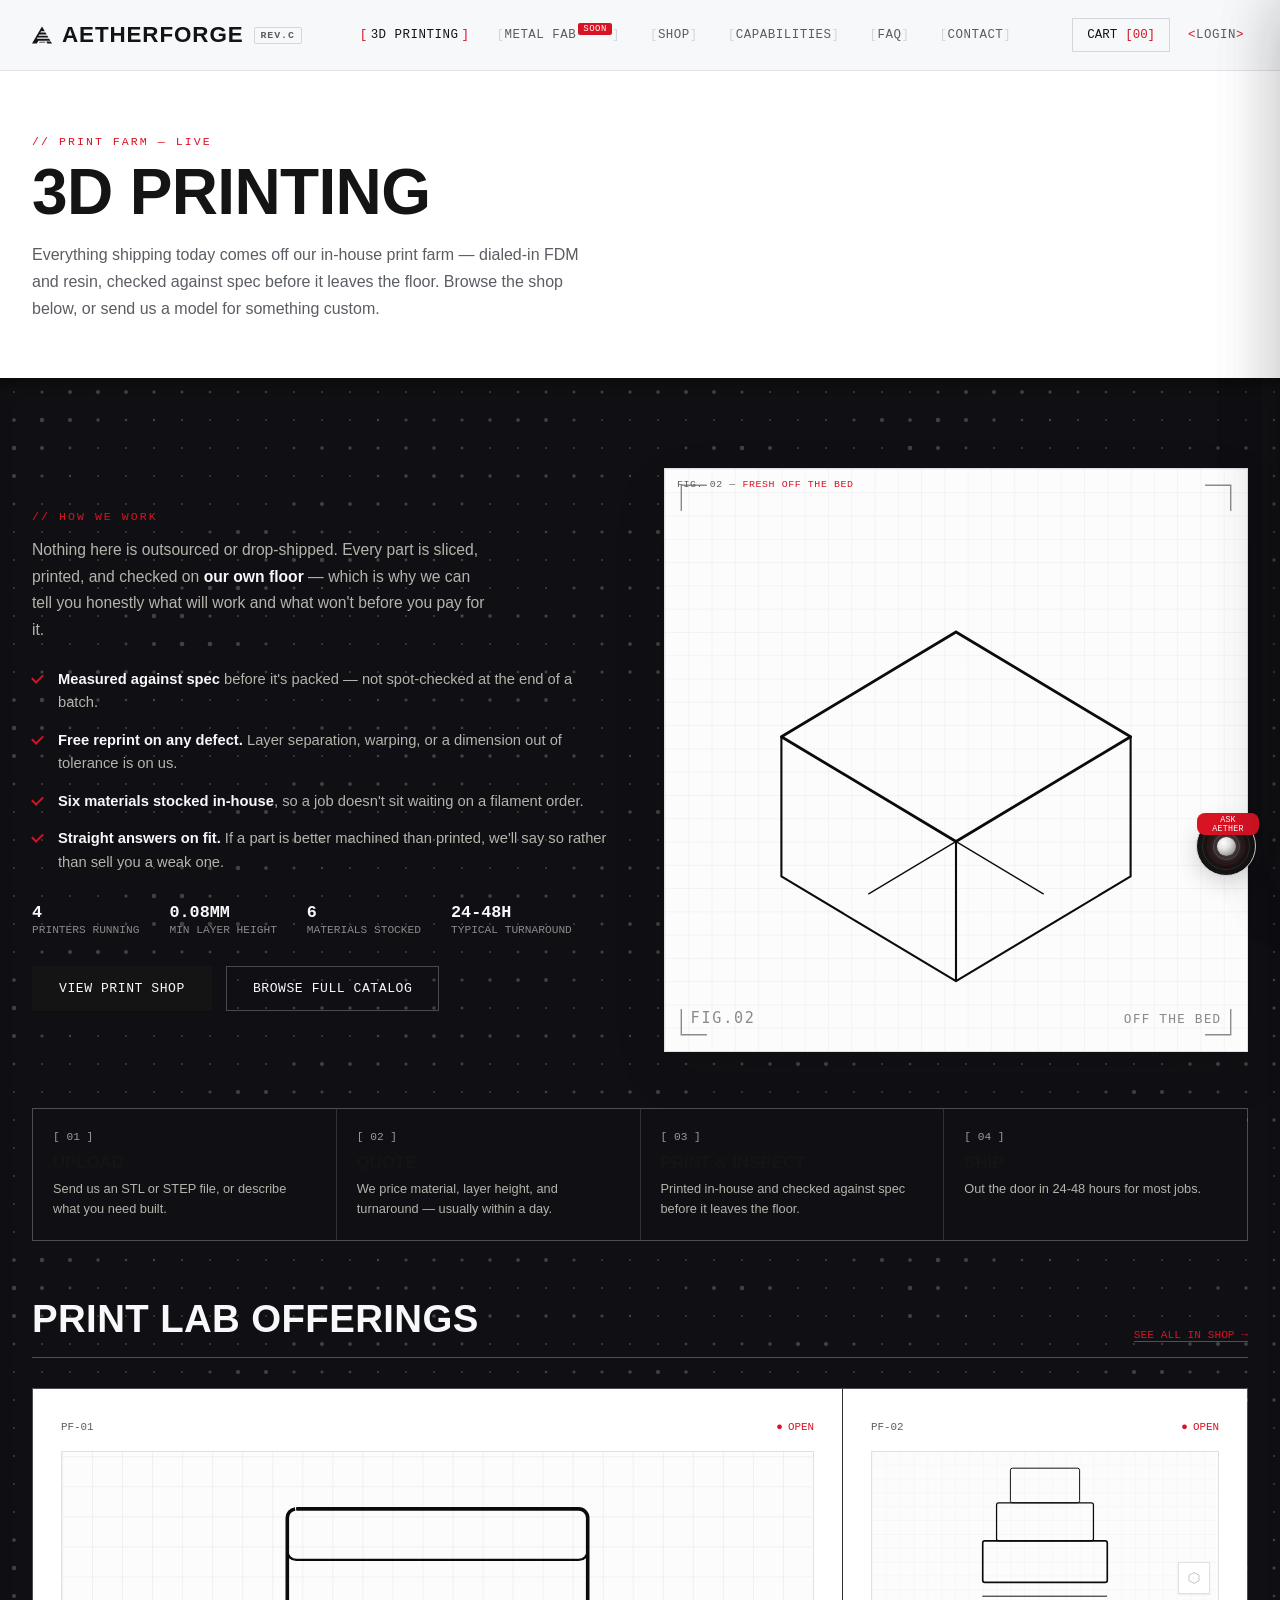
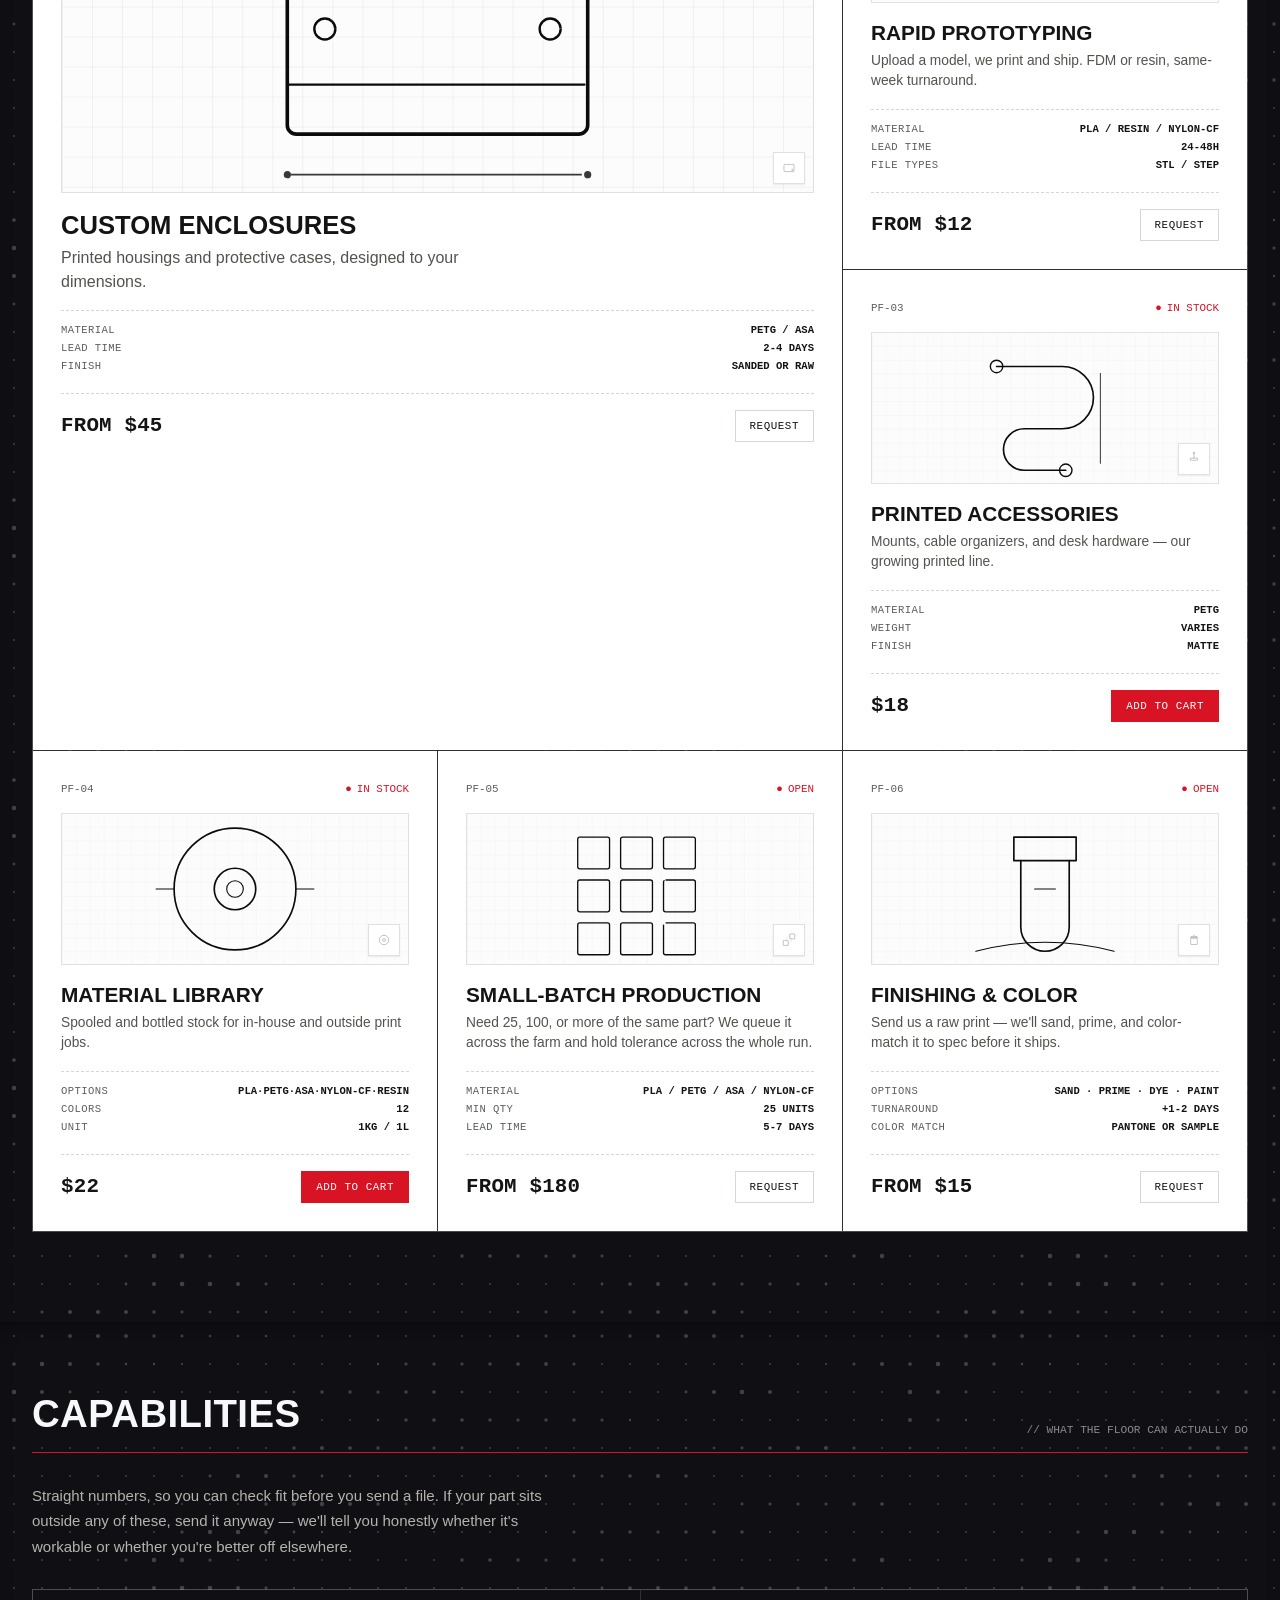
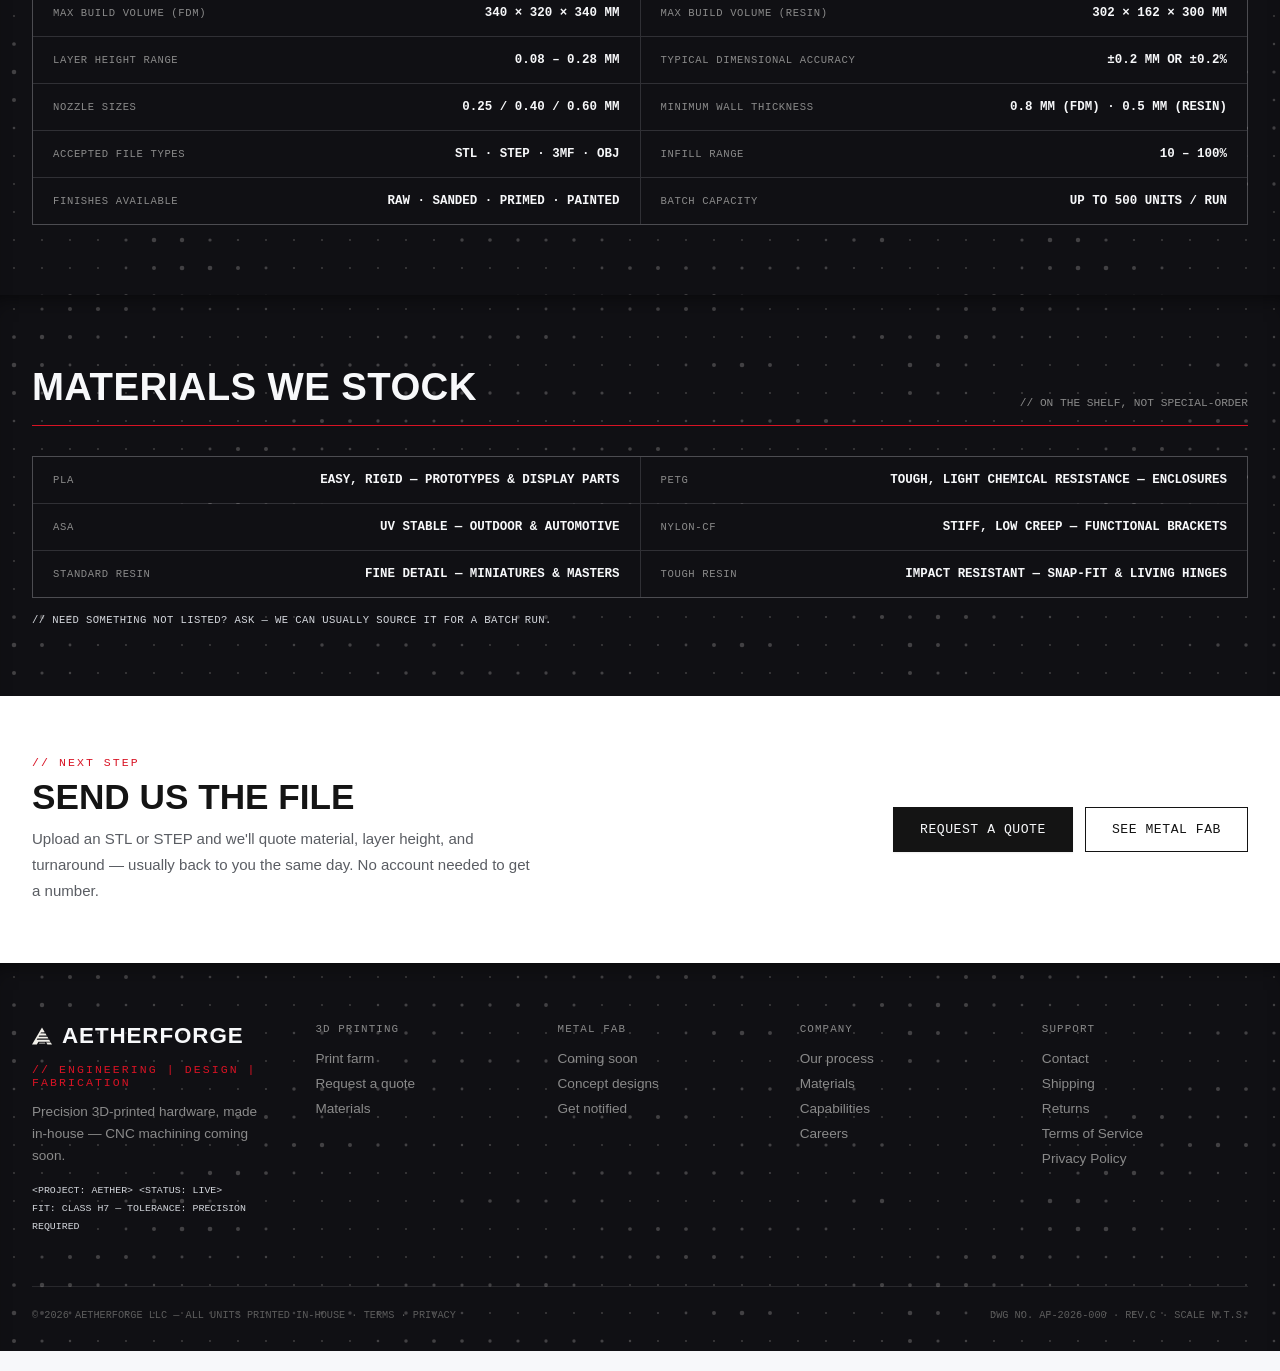
<file: printing.html>
<!DOCTYPE html>
<html lang="en">
<head>
<meta charset="UTF-8">
<meta name="viewport" content="width=device-width, initial-scale=1.0">
<title>3D Printing & Print Shop — AETHERFORGE</title>
<meta name="description" content="In-house FDM and resin 3D printing. Custom enclosures, rapid prototyping, small-batch production, finishing, and printed accessories. 24-48h turnaround.">
<link rel="canonical" href="https://www.aetherforgeco.com/printing.html">
<head>
<meta charset="UTF-8">
<meta name="viewport" content="width=device-width, initial-scale=1.0">
<!-- Baseline CSP: this is a single-file static site with no build step, so
     inline <script> is now FORBIDDEN (all JS lives in /assets), inline
     <style>/style= is still allowed; everything else is locked to the hosts this page
     actually talks to — Google Fonts,
     Formspree (capture forms), and the AETHER chat proxy on Vercel. -->
<meta http-equiv="Content-Security-Policy" content="default-src 'self'; script-src 'self'; style-src 'self' 'unsafe-inline' https://fonts.googleapis.com; font-src https://fonts.gstatic.com; img-src 'self' data:; connect-src 'self' https://formspree.io https://aether-tts-proxy.vercel.app https://zxzoxzzbktlxdoacxupa.supabase.co; form-action 'self' https://formspree.io; base-uri 'self'; object-src 'none';">

<!-- Open Graph / social link previews. og:image is a placeholder photo (1200x630,
     the standard OG ratio) — swap for a real branded image when you have one. -->
<meta property="og:type" content="website">
<meta property="og:url" content="https://www.aetherforgeco.com/">
<meta property="og:title" content="AETHERFORGE — Precision 3D Printing">
<meta property="og:description" content="In-house 3D printing shop — dialed-in FDM and resin, 24-48h turnaround, shipped from our own floor. CNC metal work coming soon.">
<meta property="og:image" content="https://www.aetherforgeco.com/images/hero-print.jpg">
<meta property="og:image:width" content="1100">
<meta property="og:image:height" content="1100">
<meta name="twitter:card" content="summary_large_image">
<meta name="twitter:title" content="AETHERFORGE — Precision 3D Printing">
<meta name="twitter:description" content="In-house 3D printing shop — dialed-in FDM and resin, 24-48h turnaround, shipped from our own floor. CNC metal work coming soon.">
<meta name="twitter:image" content="https://www.aetherforgeco.com/images/hero-print.jpg">
<link rel="icon" type="image/png" sizes="32x32" href="[data-uri]">
<link rel="icon" type="image/png" sizes="16x16" href="[data-uri]">
<link rel="apple-touch-icon" sizes="180x180" href="[data-uri]">
<link rel="preconnect" href="https://fonts.googleapis.com">
<link href="https://fonts.googleapis.com/css2?family=Rajdhani:wght@600;700&family=Inter:wght@400..600&family=JetBrains+Mono:wght@400..700&display=swap" rel="stylesheet">
<!--
  // AETHERFORGE.SITE — BUILD LOG
  // rev.C — if you're reading the source, you're the kind of person we build for.
  // three of us started this in a garage with one CNC and no idea how to price titanium.
  // we're always looking for machinists who read HTML comments. hiring@aetherforge.example
-->
<link rel="stylesheet" href="assets/site.css">
</head>
<body>
<a class="skip-link" href="#main">Skip to main content</a>

<header>
  <nav>
    <a href="index.html" class="logo" style="cursor:pointer;"><span class="logo__mark"><svg viewBox="0 0 72.84 62.11" xmlns="http://www.w3.org/2000/svg">
  <path d="M 17.46 62.11 L 23.49 51.61 L 66.72 51.61 L 62.63 44.66 L 17.17 44.66 L 19.72 40.19 L 59.96 40.19 L 55.98 33.35 L 23.72 33.35 L 26.56 28.88 L 53.35 28.88 L 49.29 21.98 L 30.33 21.98 L 33.00 17.23 L 46.57 17.23 L 36.42 0.00 L 0.00 62.11 Z" fill="#141414"/>
  <path d="M 25.57 58.80 L 48.66 58.80 L 47.03 56.02 L 27.20 56.02 Z" fill="#141414"/>
  <path d="M 51.73 54.28 L 56.08 62.11 L 72.84 62.11 L 68.29 54.28 Z" fill="#141414"/>
</svg></span>AETHERFORGE <span class="logo__rev" id="revStamp">REV.C</span></a>
    <div class="navlinks">
      <a href="printing.html">3D PRINTING</a>
      <a href="metal-fab.html">METAL FAB<span class="nav-badge">SOON</span></a>
      <a href="shop.html">SHOP</a>
    <a href="capabilities.html">CAPABILITIES</a>
            <a href="faq.html">FAQ</a>
      <a href="contact.html">CONTACT</a>
    </div>
    <div class="nav-actions">
      <button class="cart-btn" id="cartBtn" aria-label="Cart">CART <span class="cart-count" id="cartCount">[00]</span></button>
      <button class="account-link" id="accountBtn" style="display:none;" aria-label="Account">LOGIN</button>
    </div>
    <button class="hamburger-btn" id="hamburgerBtn" aria-label="Open menu" aria-expanded="false">
      <span></span><span></span><span></span>
    </button>
  </nav>
</header>

<div class="mobile-nav-overlay" id="mobileNavOverlay"></div>
<div class="mobile-nav-drawer" id="mobileNavDrawer">
  <div class="mobile-nav-drawer__header">
    <div class="mono" style="font-size:0.7rem; letter-spacing:0.1em;">// MENU</div>
    <button class="cart-drawer__close" id="mobileNavClose">CLOSE // ESC</button>
  </div>
  <div class="mobile-nav-drawer__links">
    <a href="printing.html">3D PRINTING</a>
    <a href="metal-fab.html">METAL FAB<span class="nav-badge">SOON</span></a>
    <a href="shop.html">SHOP</a>
    <a href="capabilities.html">CAPABILITIES</a>
    <a href="faq.html">FAQ</a>
    <a href="contact.html">CONTACT</a>
    <a href="account.html">MY ACCOUNT</a>
  </div>
</div>


<main id="main">
<section class="page-head">
  <div class="page-head__inner">
    <div class="eyebrow">// PRINT FARM — LIVE</div>
    <h1>3D Printing</h1>
    <p>Everything shipping today comes off our in-house print farm — dialed-in FDM and resin, checked against spec before it leaves the floor. Browse the shop below, or send us a model for something custom.</p>
  </div>
</section>

<section id="print" class="print-lab dark-zone">
  <div class="section-inner">
    <div class="print-top">
      <div class="print-copy reveal">
        <div class="eyebrow" style="margin-bottom:14px;">// HOW WE WORK</div>
        <p class="lede-sm">Nothing here is outsourced or drop-shipped. Every part is sliced, printed, and checked on <strong>our own floor</strong> — which is why we can tell you honestly what will work and what won't before you pay for it.</p>
        <ul class="check-list">
          <li><strong>Measured against spec</strong> before it's packed — not spot-checked at the end of a batch.</li>
          <li><strong>Free reprint on any defect.</strong> Layer separation, warping, or a dimension out of tolerance is on us.</li>
          <li><strong>Six materials stocked in-house</strong>, so a job doesn't sit waiting on a filament order.</li>
          <li><strong>Straight answers on fit.</strong> If a part is better machined than printed, we'll say so rather than sell you a weak one.</li>
        </ul>
        <div class="print-stats">
          <div><strong>4</strong>PRINTERS RUNNING</div>
          <div><strong>0.08MM</strong>MIN LAYER HEIGHT</div>
          <div><strong>6</strong>MATERIALS STOCKED</div>
          <div><strong>24-48H</strong>TYPICAL TURNAROUND</div>
        </div>
        <div class="hero__cta">
          <a href="#printCatalog" class="btn">VIEW PRINT SHOP</a>
          <a href="shop.html?line=print" class="btn btn--ghost">BROWSE FULL CATALOG</a>
        </div>
      </div>
      <div class="print-visual reveal">
        <div class="print-visual__label">FIG. 02 — <span>FRESH OFF THE BED</span></div>
        <img src="assets/img/print-freshpart.svg" alt="Finished 3D print fresh off the build plate" class="hero-photo">
      </div>
    </div>

    <h2 class="sr-only">How ordering works</h2>
    <div class="howitworks reveal-stagger">
      <div class="step">
        <div class="step__num">[ 01 ]</div>
        <h3>Upload</h3>
        <p>Send us an STL or STEP file, or describe what you need built.</p>
      </div>
      <div class="step">
        <div class="step__num">[ 02 ]</div>
        <h3>Quote</h3>
        <p>We price material, layer height, and turnaround — usually within a day.</p>
      </div>
      <div class="step">
        <div class="step__num">[ 03 ]</div>
        <h3>Print &amp; Inspect</h3>
        <p>Printed in-house and checked against spec before it leaves the floor.</p>
      </div>
      <div class="step">
        <div class="step__num">[ 04 ]</div>
        <h3>Ship</h3>
        <p>Out the door in 24-48 hours for most jobs.</p>
      </div>
    </div>

    <div id="printCatalog">
      <div class="section-head reveal" style="margin-bottom:30px; padding-bottom:16px;">
        <h2>Print Lab Offerings</h2>
        <div class="tag mono"><a href="shop.html?line=print" style="color:var(--af-red); border-bottom:1px solid var(--af-red);">SEE ALL IN SHOP →</a></div>
      </div>
      <div class="grid reveal-stagger" id="printGrid"></div>
    </div>
  </div>
</section>


<section class="print-lab dark-zone">
  <div class="section-inner" style="padding-top:70px; padding-bottom:70px;">
    <div class="section-head reveal" style="margin-bottom:30px; padding-bottom:16px;">
      <h2>Capabilities</h2>
      <div class="tag mono">// WHAT THE FLOOR CAN ACTUALLY DO</div>
    </div>
    <p style="max-width:64ch; font-size:0.94rem; line-height:1.7; margin-bottom:30px;">
      Straight numbers, so you can check fit before you send a file. If your part sits outside any of these, send it anyway — we'll tell you honestly whether it's workable or whether you're better off elsewhere.
    </p>
    <div class="spec-sheet reveal">
      <div class="spec-sheet__row"><span class="spec-sheet__key">Max build volume (FDM)</span><span class="spec-sheet__val">340 × 320 × 340 MM</span></div>
      <div class="spec-sheet__row"><span class="spec-sheet__key">Max build volume (Resin)</span><span class="spec-sheet__val">302 × 162 × 300 MM</span></div>
      <div class="spec-sheet__row"><span class="spec-sheet__key">Layer height range</span><span class="spec-sheet__val">0.08 – 0.28 MM</span></div>
      <div class="spec-sheet__row"><span class="spec-sheet__key">Typical dimensional accuracy</span><span class="spec-sheet__val">±0.2 MM OR ±0.2%</span></div>
      <div class="spec-sheet__row"><span class="spec-sheet__key">Nozzle sizes</span><span class="spec-sheet__val">0.25 / 0.40 / 0.60 MM</span></div>
      <div class="spec-sheet__row"><span class="spec-sheet__key">Minimum wall thickness</span><span class="spec-sheet__val">0.8 MM (FDM) · 0.5 MM (RESIN)</span></div>
      <div class="spec-sheet__row"><span class="spec-sheet__key">Accepted file types</span><span class="spec-sheet__val">STL · STEP · 3MF · OBJ</span></div>
      <div class="spec-sheet__row"><span class="spec-sheet__key">Infill range</span><span class="spec-sheet__val">10 – 100%</span></div>
      <div class="spec-sheet__row"><span class="spec-sheet__key">Finishes available</span><span class="spec-sheet__val">RAW · SANDED · PRIMED · PAINTED</span></div>
      <div class="spec-sheet__row"><span class="spec-sheet__key">Batch capacity</span><span class="spec-sheet__val">UP TO 500 UNITS / RUN</span></div>
    </div>
  </div>
</section>

<section class="print-lab dark-zone">
  <div class="section-inner" style="padding-top:70px; padding-bottom:70px;">
    <div class="section-head reveal" style="margin-bottom:30px; padding-bottom:16px;">
      <h2>Materials We Stock</h2>
      <div class="tag mono">// ON THE SHELF, NOT SPECIAL-ORDER</div>
    </div>
    <div class="spec-sheet reveal">
      <div class="spec-sheet__row"><span class="spec-sheet__key">PLA</span><span class="spec-sheet__val">EASY, RIGID — PROTOTYPES &amp; DISPLAY PARTS</span></div>
      <div class="spec-sheet__row"><span class="spec-sheet__key">PETG</span><span class="spec-sheet__val">TOUGH, LIGHT CHEMICAL RESISTANCE — ENCLOSURES</span></div>
      <div class="spec-sheet__row"><span class="spec-sheet__key">ASA</span><span class="spec-sheet__val">UV STABLE — OUTDOOR &amp; AUTOMOTIVE</span></div>
      <div class="spec-sheet__row"><span class="spec-sheet__key">Nylon-CF</span><span class="spec-sheet__val">STIFF, LOW CREEP — FUNCTIONAL BRACKETS</span></div>
      <div class="spec-sheet__row"><span class="spec-sheet__key">Standard Resin</span><span class="spec-sheet__val">FINE DETAIL — MINIATURES &amp; MASTERS</span></div>
      <div class="spec-sheet__row"><span class="spec-sheet__key">Tough Resin</span><span class="spec-sheet__val">IMPACT RESISTANT — SNAP-FIT &amp; LIVING HINGES</span></div>
    </div>
    <p style="color:var(--af-grey-dim); font-family:var(--mono); font-size:0.66rem; margin-top:16px; letter-spacing:0.04em;">
      // NEED SOMETHING NOT LISTED? ASK — WE CAN USUALLY SOURCE IT FOR A BATCH RUN.
    </p>
  </div>
</section>


<section class="cta-band">
  <div class="cta-band__inner">
    <div class="cta-band__copy">
      <div class="eyebrow">// NEXT STEP</div>
      <h2>Send us the file</h2>
      <p>Upload an STL or STEP and we'll quote material, layer height, and turnaround — usually back to you the same day. No account needed to get a number.</p>
    </div>
    <div class="cta-band__actions">
      <a href="#printCatalog" class="btn">REQUEST A QUOTE</a>
      <a href="metal-fab.html" class="btn btn--ghost">SEE METAL FAB</a>
    </div>
  </div>
</section>

</main>
<footer id="contact" class="dark-zone-footer">
  <div class="footer-inner">
    <div class="footer-top">
      <div class="footer-brand">
        <div class="logo"><span class="logo__mark"><svg viewBox="0 0 72.84 62.11" xmlns="http://www.w3.org/2000/svg">
  <path d="M 17.46 62.11 L 23.49 51.61 L 66.72 51.61 L 62.63 44.66 L 17.17 44.66 L 19.72 40.19 L 59.96 40.19 L 55.98 33.35 L 23.72 33.35 L 26.56 28.88 L 53.35 28.88 L 49.29 21.98 L 30.33 21.98 L 33.00 17.23 L 46.57 17.23 L 36.42 0.00 L 0.00 62.11 Z" fill="#141414"/>
  <path d="M 25.57 58.80 L 48.66 58.80 L 47.03 56.02 L 27.20 56.02 Z" fill="#141414"/>
  <path d="M 51.73 54.28 L 56.08 62.11 L 72.84 62.11 L 68.29 54.28 Z" fill="#141414"/>
</svg></span>AETHERFORGE</div>
        <div class="eyebrow" style="margin:6px 0 12px;">// Engineering | Design | Fabrication</div>
        <p>Precision 3D-printed hardware, made in-house — CNC machining coming soon.</p>
        <div class="mono" style="font-size:0.62rem; color:var(--af-grey-dim); margin-top:16px; line-height:1.8;">
          &lt;PROJECT: AETHER&gt; &lt;STATUS: LIVE&gt;<br>
          FIT: CLASS H7 — TOLERANCE: PRECISION REQUIRED
        </div>
      </div>
      <div class="footer-col">
        <h3 class="footer-col__title">3D Printing</h3>
        <a href="printing.html">Print farm</a>
        <a href="printing.html#printCatalog">Request a quote</a>
        <a href="printing.html#printCatalog">Materials</a>
      </div>
      <div class="footer-col">
        <h3 class="footer-col__title">Metal Fab</h3>
        <a href="metal-fab.html">Coming soon</a>
        <a href="metal-fab.html">Concept designs</a>
        <a href="metal-fab.html#contact">Get notified</a>
      </div>
      <div class="footer-col">
        <h3 class="footer-col__title">Company</h3>
        <a href="index.html#manifesto">Our process</a>
        <a href="metal-fab.html#materials">Materials</a>
        <a href="capabilities.html">Capabilities</a>
          <a href="contact.html">Careers</a>
      </div>
      <div class="footer-col">
        <h3 class="footer-col__title">Support</h3>
        <a href="contact.html">Contact</a>
        <a href="faq.html">Shipping</a>
        <a href="faq.html">Returns</a>
        <a href="/terms.html">Terms of Service</a>
        <a href="/privacy.html">Privacy Policy</a>
      </div>
    </div>
    <div class="footer-bottom">
      <div>© 2026 AETHERFORGE LLC — ALL UNITS PRINTED IN-HOUSE · <a href="/terms.html" style="color:inherit;">TERMS</a> · <a href="/privacy.html" style="color:inherit;">PRIVACY</a></div>
      <div class="coords mono" title="you found it">DWG NO. AF-2026-000 · REV.C · SCALE N.T.S.</div>
    </div>
  </div>
</footer>

<div class="cart-overlay-bg" id="cartOverlayBg"></div>

<div class="cart-drawer" id="cartDrawer">
  <div class="cart-drawer__header">
    <h3>Cart</h3>
    <button class="cart-drawer__close" id="cartClose">CLOSE // ESC</button>
  </div>
  <div class="cart-drawer__items" id="cartItems"></div>
  <div class="cart-drawer__footer">
    <div class="cart-subtotal"><span>SUBTOTAL</span><span id="cartSubtotal">$0</span></div>
    <button class="btn" id="checkoutBtn">PROCEED TO CHECKOUT</button>
    <button class="btn btn--ghost" id="continueShoppingBtn">CONTINUE SHOPPING</button>
  </div>
</div>

<div class="checkout-modal" id="checkoutModal">
  <div class="checkout-box" id="checkoutBox">
    <button class="checkout-box__close" id="checkoutClose">CLOSE // ESC</button>
    <div id="checkoutContent"></div>
  </div>
</div>

<div class="checkout-modal" id="captureModal">
  <div class="checkout-box" id="captureBox">
    <button class="checkout-box__close" id="captureClose">CLOSE // ESC</button>
    <div id="captureContent"></div>
  </div>
</div>

<div class="checkout-modal" id="authModal">
  <div class="checkout-box" id="authBox">
    <button class="checkout-box__close" id="authClose">CLOSE // ESC</button>
    <div id="authContent"></div>
  </div>
</div>

<button class="aether-launcher" id="aetherLauncher" aria-label="Open AETHER">
  <span class="aether-orb">
    <span class="aether-orb__ring r1"></span>
    <span class="aether-orb__ring r2"></span>
    <span class="aether-orb__ring r3"></span>
    <span class="aether-orb__core"></span>
  </span>
  <span class="aether-launcher__badge">ASK AETHER</span>
</button>

<div class="aether-panel" id="aetherPanel">
  <div class="aether-panel__header">
    <span class="aether-panel__core"></span>
    <div class="aether-panel__title">
      <h3 class="aether-title">AETHER</h3>
      <span>// AGENT STATUS: ONLINE</span>
    </div>
    <button class="aether-panel__close" id="aetherClose">CLOSE // ESC</button>
  </div>
  <div class="aether-panel__body" id="aetherBody">
    <div class="aether-msg bot"><span class="tag-mini">AETHER</span>Hey — ask me about materials, turnaround times, or what's coming with the metal work line. Order tracking isn't connected yet, so for that use the contact form below.</div>
  </div>
  <div class="aether-chips">
    <button class="aether-chip" data-q="Track my order">TRACK ORDER</button>
    <button class="aether-chip" data-q="Get a print quote">GET A QUOTE</button>
    <button class="aether-chip" data-q="What materials do you stock?">MATERIALS</button>
  </div>
  <div class="aether-panel__inputrow">
    <input type="text" id="aetherInput" aria-label="Ask AETHER a question" placeholder="Ask AETHER something...">
    <button id="aetherSend">SEND</button>
  </div>
</div>

<div class="egg-overlay" id="eggOverlay">
  <pre id="eggArt"></pre>
  <p id="eggMsg">SYSTEM ACCESS: GRANTED<br>You typed the word. Most people just scroll.<br>Take 10% off with code <strong style="color:#d81324;">AETHER10</strong> — we'll actually honor it.</p>
  <button id="eggClose">CLOSE // ESC</button>
</div>

<script src="assets/site.js"></script>
</body>
</html>
</file>
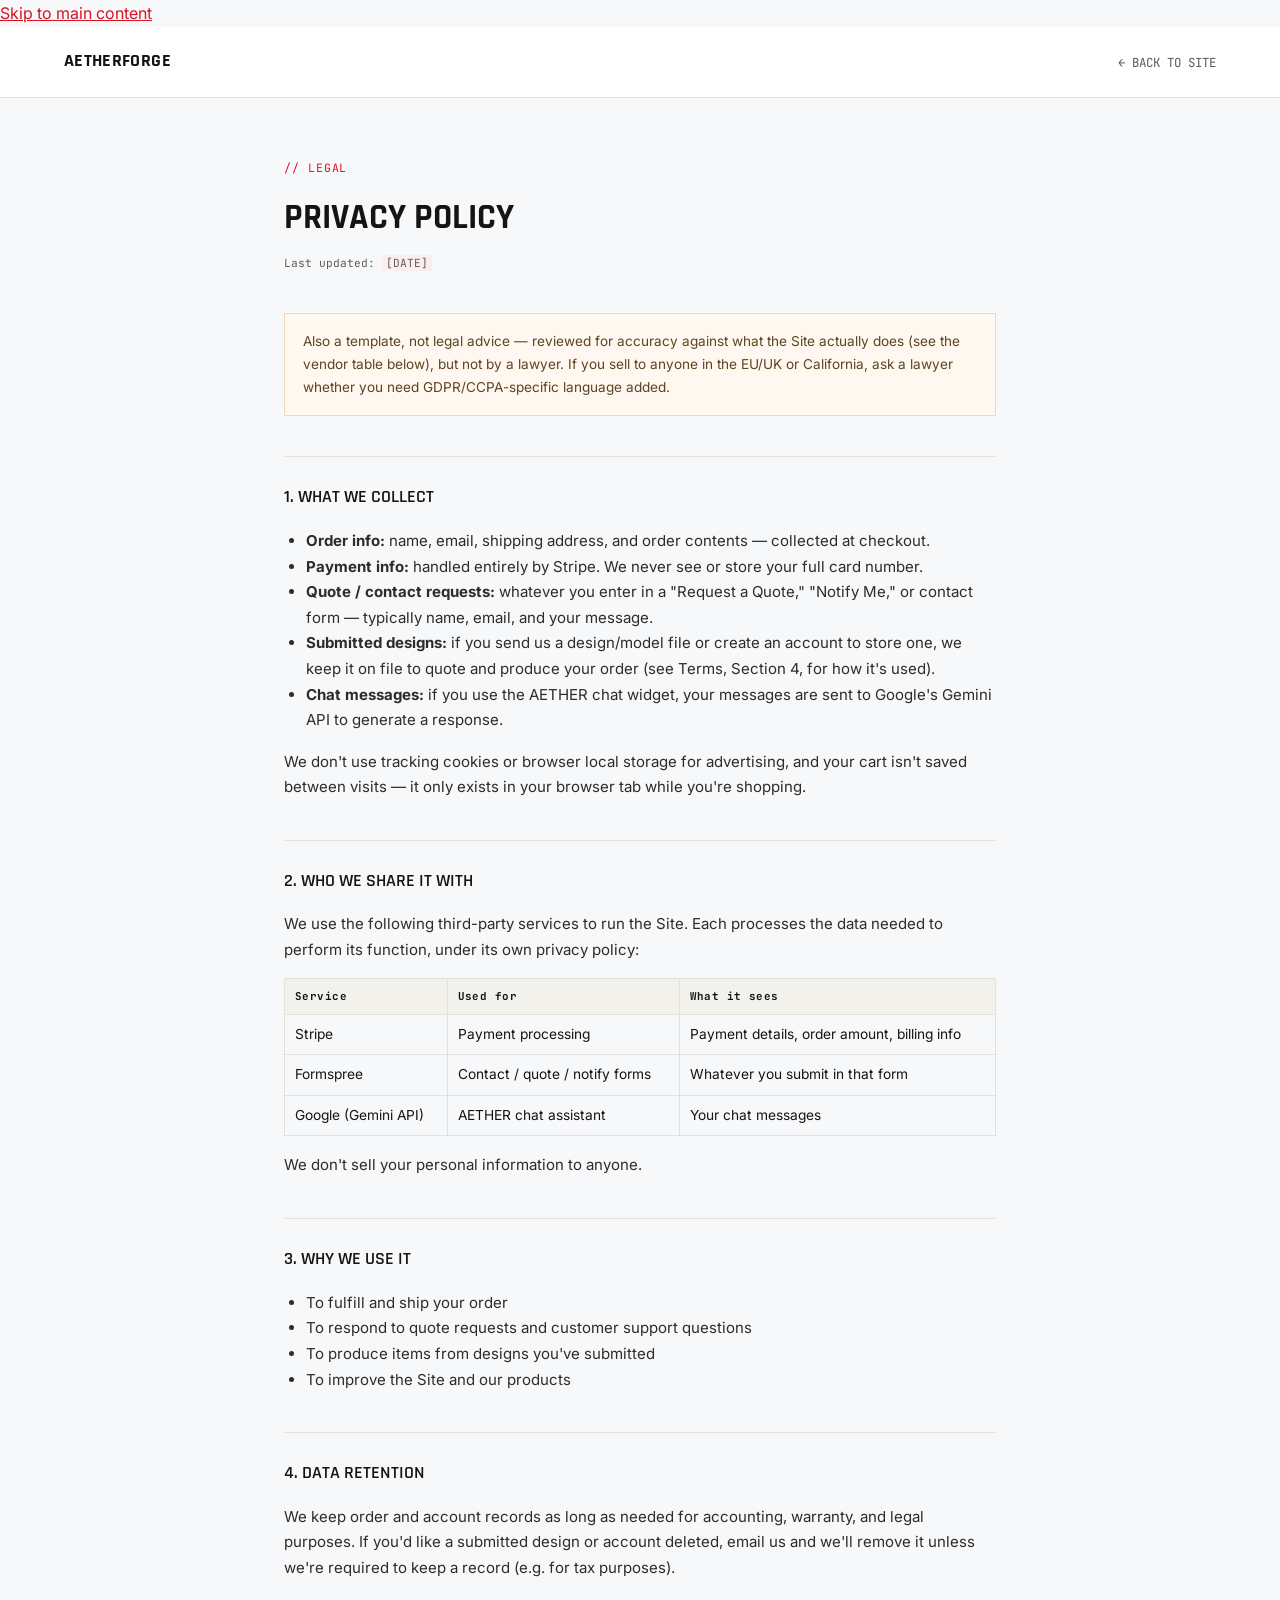
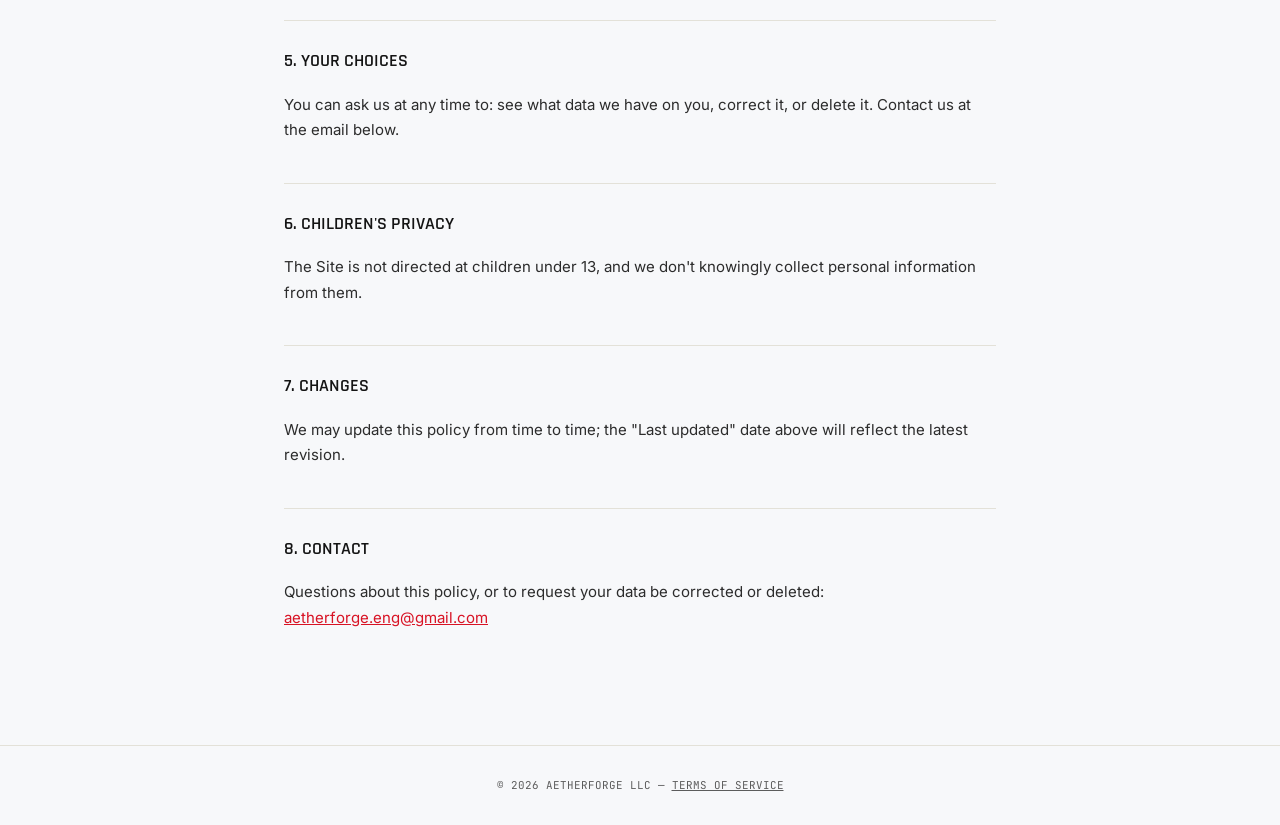
<file: privacy.html>
<!DOCTYPE html>
<html lang="en">
<head>
<meta charset="UTF-8">
<meta name="viewport" content="width=device-width, initial-scale=1.0">
<title>Privacy Policy — Aetherforge</title>
<meta name="description" content="Aetherforge privacy policy — what customer data we collect, how it is used, and how to request its removal.">
<meta name="robots" content="noindex">
<link rel="preconnect" href="https://fonts.googleapis.com">
<link href="https://fonts.googleapis.com/css2?family=Rajdhani:wght@600;700&family=Inter:wght@400..600&family=JetBrains+Mono:wght@400..700&display=swap" rel="stylesheet">
<style>
:root{
  --af-black:#f7f8fa; --af-panel:#ffffff; --af-white:#141414; --af-red:#d81324;
  --af-grey:#5c5c5c; --af-grey-dim:#d8d6ce; --af-border:#e3e1d8;
  --mono:'JetBrains Mono',monospace; --disp:'Rajdhani',sans-serif; --body:'Inter',sans-serif;
}
*{box-sizing:border-box;}
body{ margin:0; background:var(--af-black); color:var(--af-white); font-family:var(--body); line-height:1.7; }
header{ display:flex; align-items:center; justify-content:space-between; padding:20px 5%; border-bottom:1px solid var(--af-border); background:var(--af-panel); position:sticky; top:0; z-index:10; }
.logo{ font-family:var(--disp); font-weight:700; font-size:1.1rem; letter-spacing:0.02em; text-decoration:none; color:var(--af-white); }
header a.back{ font-family:var(--mono); font-size:0.78rem; color:var(--af-grey); text-decoration:none; }
header a.back:hover{ color:var(--af-red); }
main{ max-width:760px; margin:0 auto; padding:60px 24px 100px; }
.eyebrow{ font-family:var(--mono); font-size:0.72rem; color:var(--af-red); letter-spacing:0.08em; margin-bottom:10px; }
h1{ font-family:var(--disp); font-weight:700; font-size:2.2rem; text-transform:uppercase; margin:0 0 6px; }
.updated{ font-family:var(--mono); font-size:0.7rem; color:var(--af-grey); margin-bottom:40px; }
h2{ font-family:var(--disp); font-weight:600; font-size:1.15rem; text-transform:uppercase; margin:40px 0 12px; border-top:1px solid var(--af-border); padding-top:24px; }
p, li{ font-size:0.94rem; color:#2c2c2c; }
ul{ padding-left:22px; }
table{ width:100%; border-collapse:collapse; font-size:0.86rem; margin:16px 0; }
th, td{ text-align:left; padding:8px 10px; border:1px solid var(--af-border); vertical-align:top; }
th{ font-family:var(--mono); font-size:0.68rem; letter-spacing:0.04em; background:#f2f1ec; }
a{ color:var(--af-red); }
.notice{ background:#fff8f0; border:1px solid #f0d9b8; padding:16px 18px; font-size:0.85rem; color:#5c4420; margin-bottom:40px; }
.placeholder{ background:#fdeeee; padding:1px 4px; }
footer{ text-align:center; font-family:var(--mono); font-size:0.68rem; color:var(--af-grey); padding:30px; border-top:1px solid var(--af-border); }
</style>
</head>
<body>
<a class="skip-link" href="#main">Skip to main content</a>
<header>
  <a class="logo" href="/">AETHERFORGE</a>
  <a class="back" href="/">← BACK TO SITE</a>
</header>
<main id="main">
  <div class="eyebrow">// LEGAL</div>
  <h1>Privacy Policy</h1>
  <div class="updated">Last updated: <span class="placeholder">[DATE]</span></div>

  <div class="notice">
    Also a template, not legal advice — reviewed for accuracy against what the Site actually does (see the vendor table below), but not by a lawyer. If you sell to anyone in the EU/UK or California, ask a lawyer whether you need GDPR/CCPA-specific language added.
  </div>

  <h2>1. What We Collect</h2>
  <ul>
    <li><strong>Order info:</strong> name, email, shipping address, and order contents — collected at checkout.</li>
    <li><strong>Payment info:</strong> handled entirely by Stripe. We never see or store your full card number.</li>
    <li><strong>Quote / contact requests:</strong> whatever you enter in a "Request a Quote," "Notify Me," or contact form — typically name, email, and your message.</li>
    <li><strong>Submitted designs:</strong> if you send us a design/model file or create an account to store one, we keep it on file to quote and produce your order (see Terms, Section 4, for how it's used).</li>
    <li><strong>Chat messages:</strong> if you use the AETHER chat widget, your messages are sent to Google's Gemini API to generate a response.</li>
  </ul>
  <p>We don't use tracking cookies or browser local storage for advertising, and your cart isn't saved between visits — it only exists in your browser tab while you're shopping.</p>

  <h2>2. Who We Share It With</h2>
  <p>We use the following third-party services to run the Site. Each processes the data needed to perform its function, under its own privacy policy:</p>
  <table>
    <tr><th>Service</th><th>Used for</th><th>What it sees</th></tr>
    <tr><td>Stripe</td><td>Payment processing</td><td>Payment details, order amount, billing info</td></tr>
    <tr><td>Formspree</td><td>Contact / quote / notify forms</td><td>Whatever you submit in that form</td></tr>
    <tr><td>Google (Gemini API)</td><td>AETHER chat assistant</td><td>Your chat messages</td></tr>
  </table>
  <p>We don't sell your personal information to anyone.</p>

  <h2>3. Why We Use It</h2>
  <ul>
    <li>To fulfill and ship your order</li>
    <li>To respond to quote requests and customer support questions</li>
    <li>To produce items from designs you've submitted</li>
    <li>To improve the Site and our products</li>
  </ul>

  <h2>4. Data Retention</h2>
  <p>We keep order and account records as long as needed for accounting, warranty, and legal purposes. If you'd like a submitted design or account deleted, email us and we'll remove it unless we're required to keep a record (e.g. for tax purposes).</p>

  <h2>5. Your Choices</h2>
  <p>You can ask us at any time to: see what data we have on you, correct it, or delete it. Contact us at the email below.</p>

  <h2>6. Children's Privacy</h2>
  <p>The Site is not directed at children under 13, and we don't knowingly collect personal information from them.</p>

  <h2>7. Changes</h2>
  <p>We may update this policy from time to time; the "Last updated" date above will reflect the latest revision.</p>

  <h2>8. Contact</h2>
  <p>Questions about this policy, or to request your data be corrected or deleted: <a href="mailto:aetherforge.eng@gmail.com">aetherforge.eng@gmail.com</a></p>
</main>
<footer>© 2026 AETHERFORGE LLC — <a href="/terms.html" style="color:var(--af-grey);">TERMS OF SERVICE</a></footer>
</body>
</html>
</file>
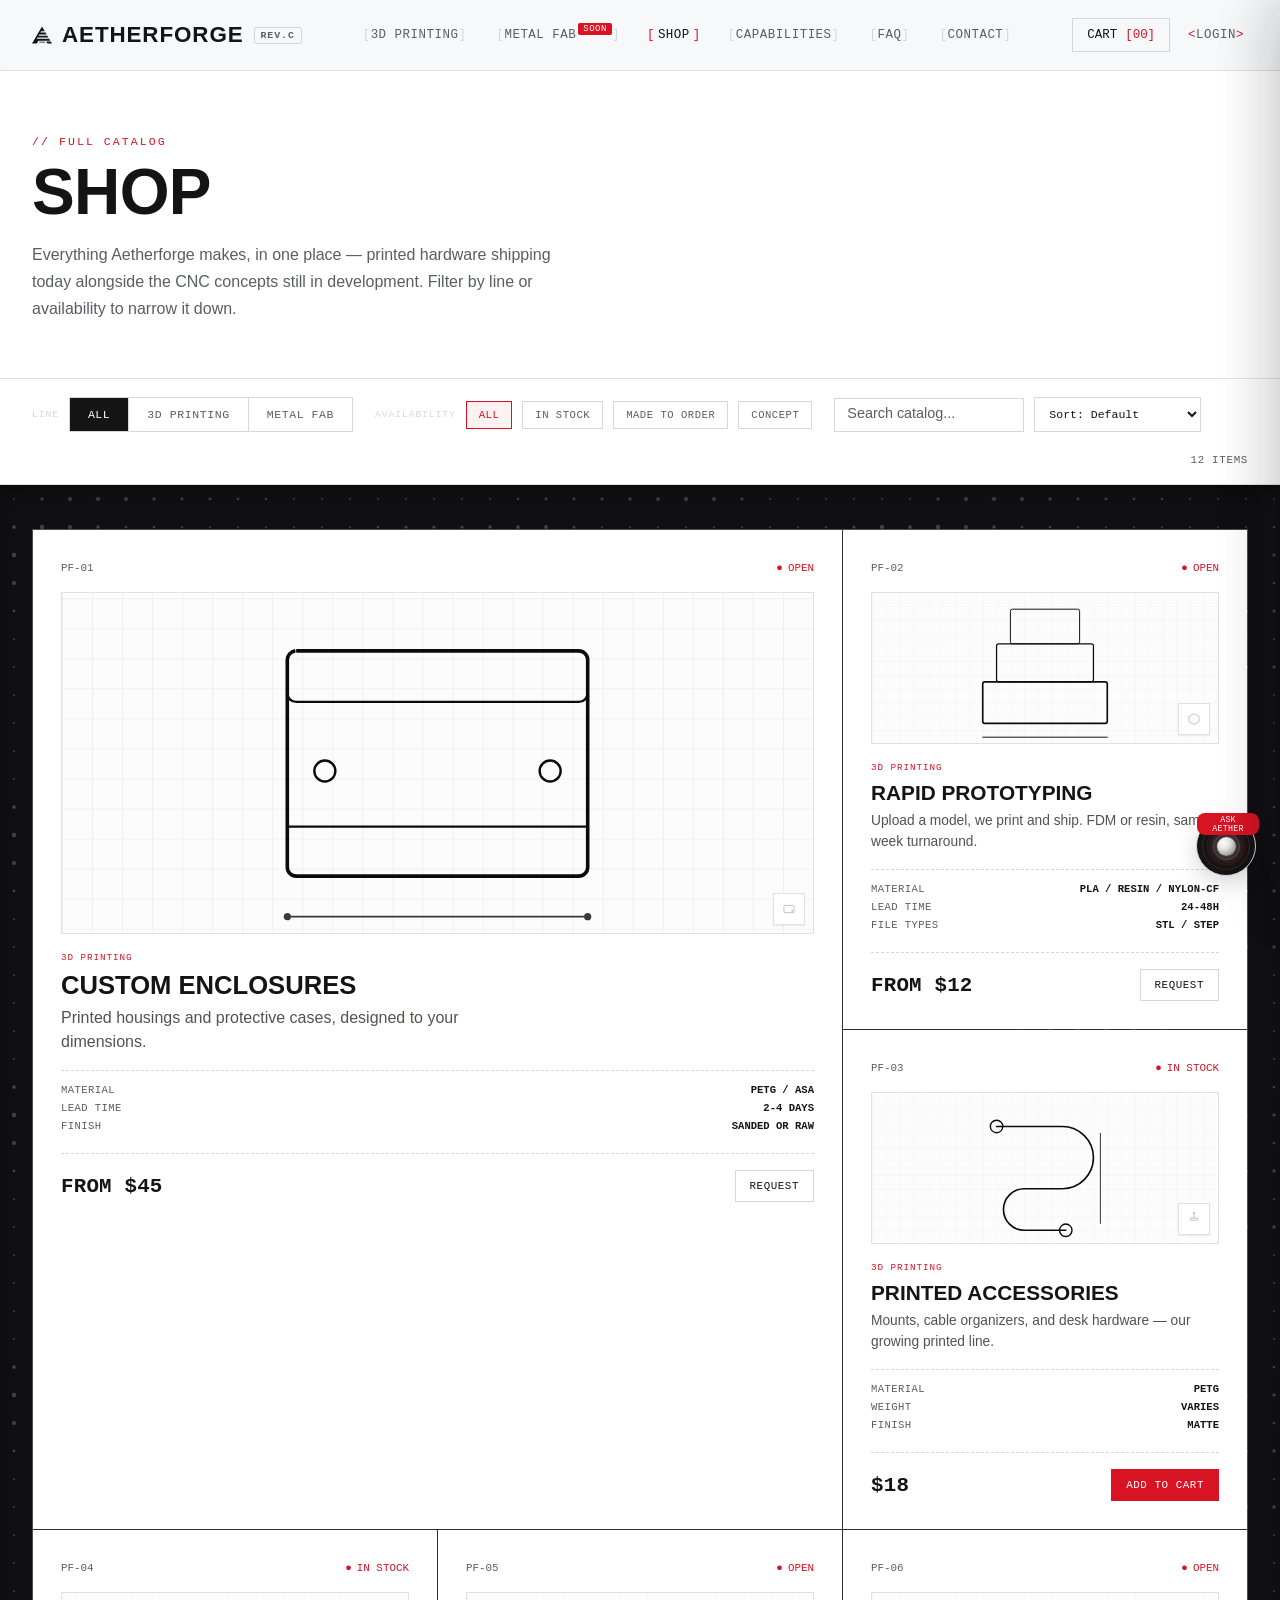
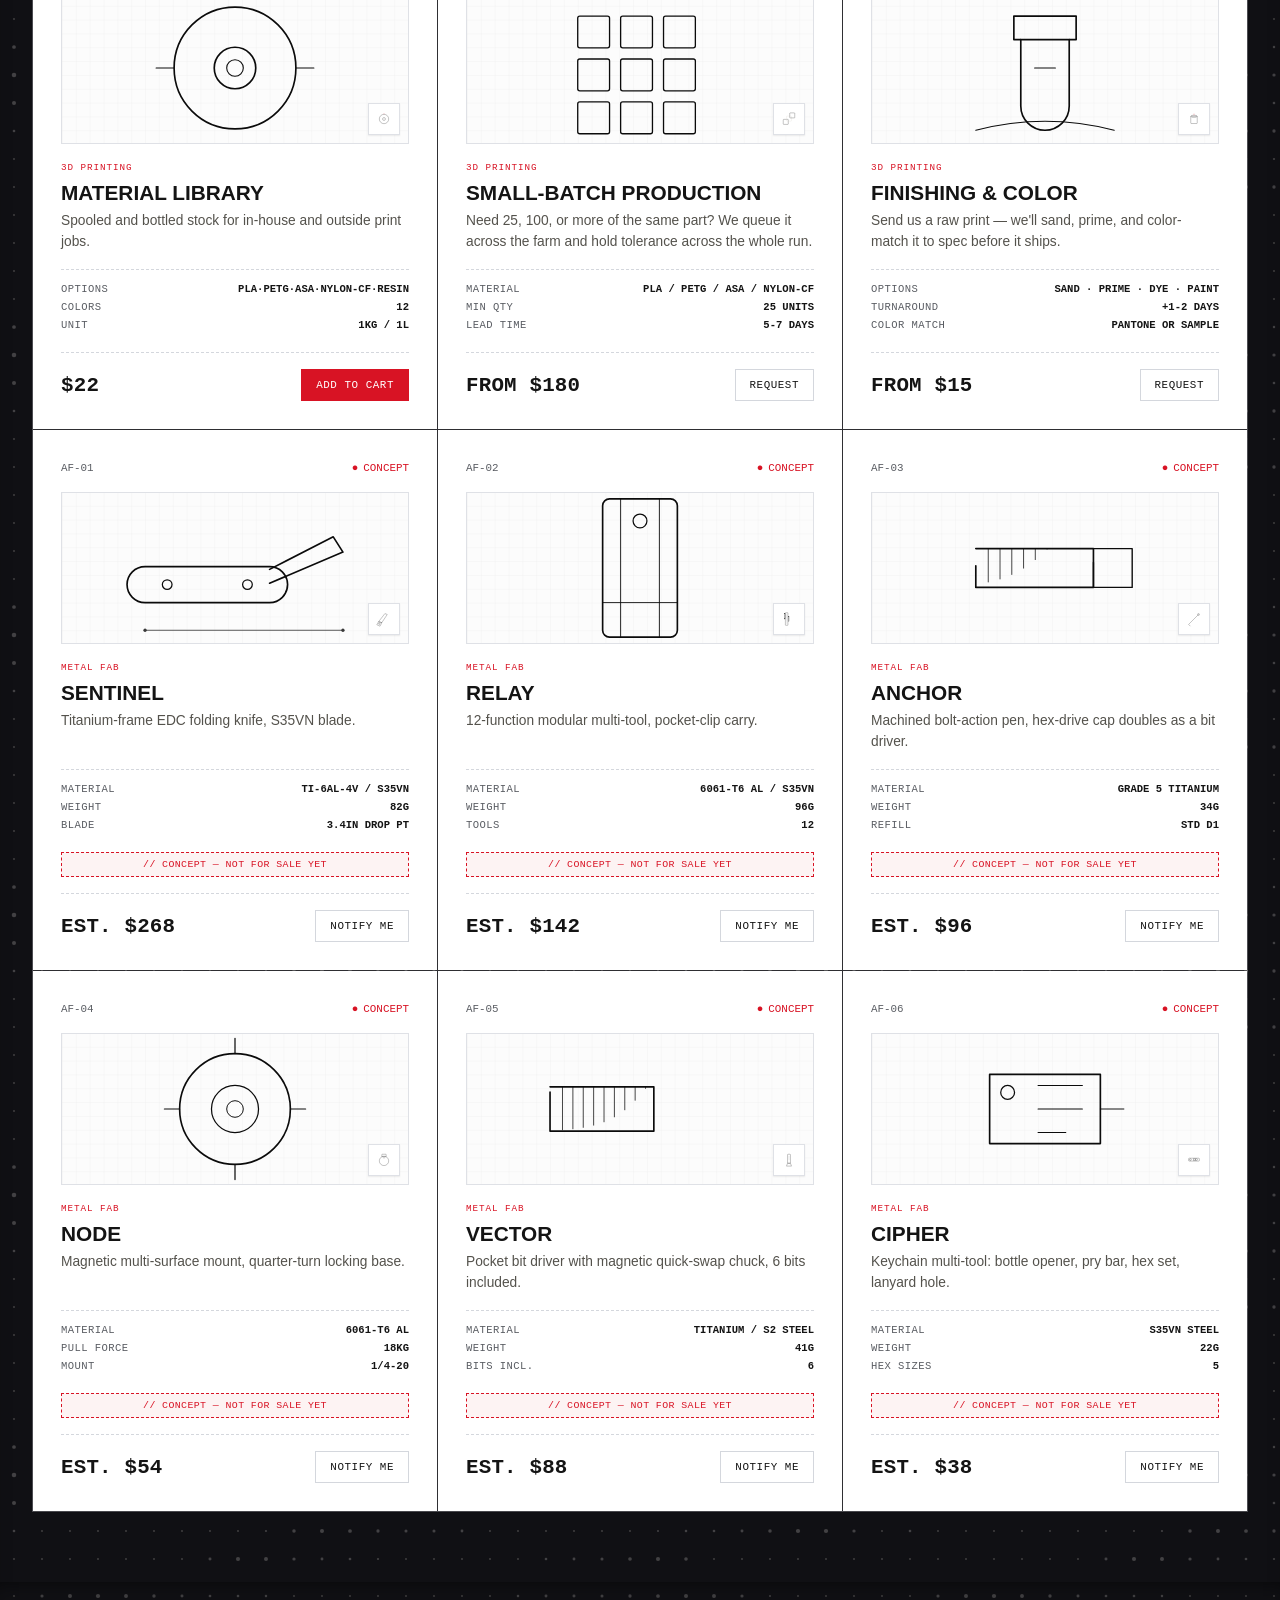
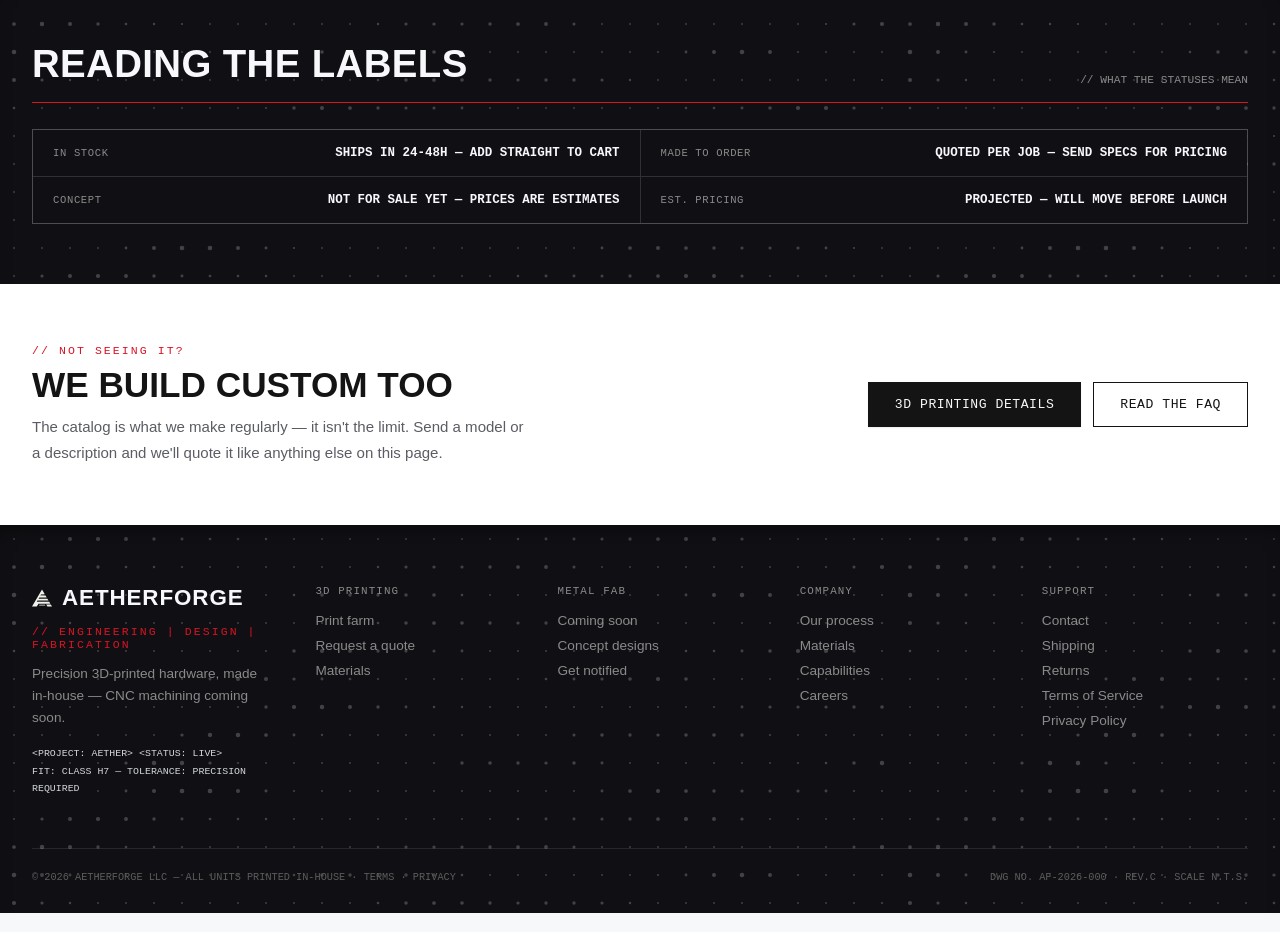
<file: shop.html>
<!DOCTYPE html>
<html lang="en">
<head>
<meta charset="UTF-8">
<meta name="viewport" content="width=device-width, initial-scale=1.0">
<title>Shop — AETHERFORGE</title>
<meta name="description" content="Browse the full Aetherforge catalog — 3D printed hardware shipping now and CNC metal concepts in development. Filter by product line and availability.">
<link rel="canonical" href="https://www.aetherforgeco.com/shop.html">
<head>
<meta charset="UTF-8">
<meta name="viewport" content="width=device-width, initial-scale=1.0">
<!-- Baseline CSP: this is a single-file static site with no build step, so
     inline <script> is now FORBIDDEN (all JS lives in /assets), inline
     <style>/style= is still allowed; everything else is locked to the hosts this page
     actually talks to — Google Fonts,
     Formspree (capture forms), and the AETHER chat proxy on Vercel. -->
<meta http-equiv="Content-Security-Policy" content="default-src 'self'; script-src 'self'; style-src 'self' 'unsafe-inline' https://fonts.googleapis.com; font-src https://fonts.gstatic.com; img-src 'self' data:; connect-src 'self' https://formspree.io https://aether-tts-proxy.vercel.app https://zxzoxzzbktlxdoacxupa.supabase.co; form-action 'self' https://formspree.io; base-uri 'self'; object-src 'none';">

<!-- Open Graph / social link previews. og:image is a placeholder photo (1200x630,
     the standard OG ratio) — swap for a real branded image when you have one. -->
<meta property="og:type" content="website">
<meta property="og:url" content="https://www.aetherforgeco.com/">
<meta property="og:title" content="AETHERFORGE — Precision 3D Printing">
<meta property="og:description" content="In-house 3D printing shop — dialed-in FDM and resin, 24-48h turnaround, shipped from our own floor. CNC metal work coming soon.">
<meta property="og:image" content="https://www.aetherforgeco.com/images/hero-print.jpg">
<meta property="og:image:width" content="1100">
<meta property="og:image:height" content="1100">
<meta name="twitter:card" content="summary_large_image">
<meta name="twitter:title" content="AETHERFORGE — Precision 3D Printing">
<meta name="twitter:description" content="In-house 3D printing shop — dialed-in FDM and resin, 24-48h turnaround, shipped from our own floor. CNC metal work coming soon.">
<meta name="twitter:image" content="https://www.aetherforgeco.com/images/hero-print.jpg">
<link rel="icon" type="image/png" sizes="32x32" href="[data-uri]">
<link rel="icon" type="image/png" sizes="16x16" href="[data-uri]">
<link rel="apple-touch-icon" sizes="180x180" href="[data-uri]">
<link rel="preconnect" href="https://fonts.googleapis.com">
<link href="https://fonts.googleapis.com/css2?family=Rajdhani:wght@600;700&family=Inter:wght@400..600&family=JetBrains+Mono:wght@400..700&display=swap" rel="stylesheet">
<!--
  // AETHERFORGE.SITE — BUILD LOG
  // rev.C — if you're reading the source, you're the kind of person we build for.
  // three of us started this in a garage with one CNC and no idea how to price titanium.
  // we're always looking for machinists who read HTML comments. hiring@aetherforge.example
-->
<link rel="stylesheet" href="assets/site.css">
</head>
<body>
<a class="skip-link" href="#main">Skip to main content</a>

<header>
  <nav>
    <a href="index.html" class="logo" style="cursor:pointer;"><span class="logo__mark"><svg viewBox="0 0 72.84 62.11" xmlns="http://www.w3.org/2000/svg">
  <path d="M 17.46 62.11 L 23.49 51.61 L 66.72 51.61 L 62.63 44.66 L 17.17 44.66 L 19.72 40.19 L 59.96 40.19 L 55.98 33.35 L 23.72 33.35 L 26.56 28.88 L 53.35 28.88 L 49.29 21.98 L 30.33 21.98 L 33.00 17.23 L 46.57 17.23 L 36.42 0.00 L 0.00 62.11 Z" fill="#141414"/>
  <path d="M 25.57 58.80 L 48.66 58.80 L 47.03 56.02 L 27.20 56.02 Z" fill="#141414"/>
  <path d="M 51.73 54.28 L 56.08 62.11 L 72.84 62.11 L 68.29 54.28 Z" fill="#141414"/>
</svg></span>AETHERFORGE <span class="logo__rev" id="revStamp">REV.C</span></a>
    <div class="navlinks">
      <a href="printing.html">3D PRINTING</a>
      <a href="metal-fab.html">METAL FAB<span class="nav-badge">SOON</span></a>
      <a href="shop.html">SHOP</a>
    <a href="capabilities.html">CAPABILITIES</a>
            <a href="faq.html">FAQ</a>
      <a href="contact.html">CONTACT</a>
    </div>
    <div class="nav-actions">
      <button class="cart-btn" id="cartBtn" aria-label="Cart">CART <span class="cart-count" id="cartCount">[00]</span></button>
      <button class="account-link" id="accountBtn" style="display:none;" aria-label="Account">LOGIN</button>
    </div>
    <button class="hamburger-btn" id="hamburgerBtn" aria-label="Open menu" aria-expanded="false">
      <span></span><span></span><span></span>
    </button>
  </nav>
</header>

<div class="mobile-nav-overlay" id="mobileNavOverlay"></div>
<div class="mobile-nav-drawer" id="mobileNavDrawer">
  <div class="mobile-nav-drawer__header">
    <div class="mono" style="font-size:0.7rem; letter-spacing:0.1em;">// MENU</div>
    <button class="cart-drawer__close" id="mobileNavClose">CLOSE // ESC</button>
  </div>
  <div class="mobile-nav-drawer__links">
    <a href="printing.html">3D PRINTING</a>
    <a href="metal-fab.html">METAL FAB<span class="nav-badge">SOON</span></a>
    <a href="shop.html">SHOP</a>
    <a href="capabilities.html">CAPABILITIES</a>
    <a href="faq.html">FAQ</a>
    <a href="contact.html">CONTACT</a>
    <a href="account.html">MY ACCOUNT</a>
  </div>
</div>


<main id="main">
<section class="page-head">
  <div class="page-head__inner">
    <div class="eyebrow">// FULL CATALOG</div>
    <h1>Shop</h1>
    <p>Everything Aetherforge makes, in one place — printed hardware shipping today alongside the CNC concepts still in development. Filter by line or availability to narrow it down.</p>
  </div>
</section>

<div class="shop-toolbar">
  <div class="shop-toolbar__inner">
    <div class="filter-group">
      <span class="filter-group__label">Line</span>
      <div class="line-switch">
        <button data-line="all" class="is-active">All</button>
        <button data-line="print">3D Printing</button>
        <button data-line="metal">Metal Fab</button>
      </div>
    </div>
    <div class="filter-group">
      <span class="filter-group__label">Availability</span>
      <button class="chip is-active" data-avail="all">All</button>
      <button class="chip" data-avail="stock">In stock</button>
      <button class="chip" data-avail="order">Made to order</button>
      <button class="chip" data-avail="concept">Concept</button>
    </div>
    <div class="filter-group">
      <input type="search" id="shopSearch" class="shop-search" placeholder="Search catalog..." aria-label="Search catalog">
      <select id="shopSort" class="shop-sort" aria-label="Sort catalog">
        <option value="default">Sort: Default</option>
        <option value="price-asc">Price: Low to high</option>
        <option value="price-desc">Price: High to low</option>
      </select>
    </div>
    <div class="shop-count" id="shopCount">12 ITEMS</div>
  </div>
</div>

<section class="print-lab dark-zone">
  <div class="section-inner" style="padding-top:44px; padding-bottom:70px;">
    <h2 class="sr-only">Catalogue</h2>
    <div class="grid" id="shopGrid"></div>
    <div class="shop-empty" id="shopEmpty">
      Nothing matches those filters. Try widening the line or availability, or clear the search.
    </div>
  </div>
</section>

<section class="print-lab dark-zone">
  <div class="section-inner" style="padding-top:60px; padding-bottom:60px;">
    <div class="section-head reveal" style="margin-bottom:26px; padding-bottom:16px;">
      <h2>Reading The Labels</h2>
      <div class="tag mono">// WHAT THE STATUSES MEAN</div>
    </div>
    <div class="spec-sheet reveal">
      <div class="spec-sheet__row"><span class="spec-sheet__key">In stock</span><span class="spec-sheet__val">SHIPS IN 24-48H — ADD STRAIGHT TO CART</span></div>
      <div class="spec-sheet__row"><span class="spec-sheet__key">Made to order</span><span class="spec-sheet__val">QUOTED PER JOB — SEND SPECS FOR PRICING</span></div>
      <div class="spec-sheet__row"><span class="spec-sheet__key">Concept</span><span class="spec-sheet__val">NOT FOR SALE YET — PRICES ARE ESTIMATES</span></div>
      <div class="spec-sheet__row"><span class="spec-sheet__key">Est. pricing</span><span class="spec-sheet__val">PROJECTED — WILL MOVE BEFORE LAUNCH</span></div>
    </div>
  </div>
</section>

<section class="cta-band">
  <div class="cta-band__inner">
    <div class="cta-band__copy">
      <div class="eyebrow">// NOT SEEING IT?</div>
      <h2>We build custom too</h2>
      <p>The catalog is what we make regularly — it isn't the limit. Send a model or a description and we'll quote it like anything else on this page.</p>
    </div>
    <div class="cta-band__actions">
      <a href="printing.html" class="btn">3D PRINTING DETAILS</a>
      <a href="faq.html" class="btn btn--ghost">READ THE FAQ</a>
    </div>
  </div>
</section>

</main>
<footer id="contact" class="dark-zone-footer">
  <div class="footer-inner">
    <div class="footer-top">
      <div class="footer-brand">
        <div class="logo"><span class="logo__mark"><svg viewBox="0 0 72.84 62.11" xmlns="http://www.w3.org/2000/svg">
  <path d="M 17.46 62.11 L 23.49 51.61 L 66.72 51.61 L 62.63 44.66 L 17.17 44.66 L 19.72 40.19 L 59.96 40.19 L 55.98 33.35 L 23.72 33.35 L 26.56 28.88 L 53.35 28.88 L 49.29 21.98 L 30.33 21.98 L 33.00 17.23 L 46.57 17.23 L 36.42 0.00 L 0.00 62.11 Z" fill="#141414"/>
  <path d="M 25.57 58.80 L 48.66 58.80 L 47.03 56.02 L 27.20 56.02 Z" fill="#141414"/>
  <path d="M 51.73 54.28 L 56.08 62.11 L 72.84 62.11 L 68.29 54.28 Z" fill="#141414"/>
</svg></span>AETHERFORGE</div>
        <div class="eyebrow" style="margin:6px 0 12px;">// Engineering | Design | Fabrication</div>
        <p>Precision 3D-printed hardware, made in-house — CNC machining coming soon.</p>
        <div class="mono" style="font-size:0.62rem; color:var(--af-grey-dim); margin-top:16px; line-height:1.8;">
          &lt;PROJECT: AETHER&gt; &lt;STATUS: LIVE&gt;<br>
          FIT: CLASS H7 — TOLERANCE: PRECISION REQUIRED
        </div>
      </div>
      <div class="footer-col">
        <h3 class="footer-col__title">3D Printing</h3>
        <a href="printing.html">Print farm</a>
        <a href="printing.html#printCatalog">Request a quote</a>
        <a href="printing.html#printCatalog">Materials</a>
      </div>
      <div class="footer-col">
        <h3 class="footer-col__title">Metal Fab</h3>
        <a href="metal-fab.html">Coming soon</a>
        <a href="metal-fab.html">Concept designs</a>
        <a href="metal-fab.html#contact">Get notified</a>
      </div>
      <div class="footer-col">
        <h3 class="footer-col__title">Company</h3>
        <a href="index.html#manifesto">Our process</a>
        <a href="metal-fab.html#materials">Materials</a>
        <a href="capabilities.html">Capabilities</a>
          <a href="contact.html">Careers</a>
      </div>
      <div class="footer-col">
        <h3 class="footer-col__title">Support</h3>
        <a href="contact.html">Contact</a>
        <a href="faq.html">Shipping</a>
        <a href="faq.html">Returns</a>
        <a href="/terms.html">Terms of Service</a>
        <a href="/privacy.html">Privacy Policy</a>
      </div>
    </div>
    <div class="footer-bottom">
      <div>© 2026 AETHERFORGE LLC — ALL UNITS PRINTED IN-HOUSE · <a href="/terms.html" style="color:inherit;">TERMS</a> · <a href="/privacy.html" style="color:inherit;">PRIVACY</a></div>
      <div class="coords mono" title="you found it">DWG NO. AF-2026-000 · REV.C · SCALE N.T.S.</div>
    </div>
  </div>
</footer>

<div class="cart-overlay-bg" id="cartOverlayBg"></div>

<div class="cart-drawer" id="cartDrawer">
  <div class="cart-drawer__header">
    <h3>Cart</h3>
    <button class="cart-drawer__close" id="cartClose">CLOSE // ESC</button>
  </div>
  <div class="cart-drawer__items" id="cartItems"></div>
  <div class="cart-drawer__footer">
    <div class="cart-subtotal"><span>SUBTOTAL</span><span id="cartSubtotal">$0</span></div>
    <button class="btn" id="checkoutBtn">PROCEED TO CHECKOUT</button>
    <button class="btn btn--ghost" id="continueShoppingBtn">CONTINUE SHOPPING</button>
  </div>
</div>

<div class="checkout-modal" id="checkoutModal">
  <div class="checkout-box" id="checkoutBox">
    <button class="checkout-box__close" id="checkoutClose">CLOSE // ESC</button>
    <div id="checkoutContent"></div>
  </div>
</div>

<div class="checkout-modal" id="captureModal">
  <div class="checkout-box" id="captureBox">
    <button class="checkout-box__close" id="captureClose">CLOSE // ESC</button>
    <div id="captureContent"></div>
  </div>
</div>

<div class="checkout-modal" id="authModal">
  <div class="checkout-box" id="authBox">
    <button class="checkout-box__close" id="authClose">CLOSE // ESC</button>
    <div id="authContent"></div>
  </div>
</div>

<button class="aether-launcher" id="aetherLauncher" aria-label="Open AETHER">
  <span class="aether-orb">
    <span class="aether-orb__ring r1"></span>
    <span class="aether-orb__ring r2"></span>
    <span class="aether-orb__ring r3"></span>
    <span class="aether-orb__core"></span>
  </span>
  <span class="aether-launcher__badge">ASK AETHER</span>
</button>

<div class="aether-panel" id="aetherPanel">
  <div class="aether-panel__header">
    <span class="aether-panel__core"></span>
    <div class="aether-panel__title">
      <h3 class="aether-title">AETHER</h3>
      <span>// AGENT STATUS: ONLINE</span>
    </div>
    <button class="aether-panel__close" id="aetherClose">CLOSE // ESC</button>
  </div>
  <div class="aether-panel__body" id="aetherBody">
    <div class="aether-msg bot"><span class="tag-mini">AETHER</span>Hey — ask me about materials, turnaround times, or what's coming with the metal work line. Order tracking isn't connected yet, so for that use the contact form below.</div>
  </div>
  <div class="aether-chips">
    <button class="aether-chip" data-q="Track my order">TRACK ORDER</button>
    <button class="aether-chip" data-q="Get a print quote">GET A QUOTE</button>
    <button class="aether-chip" data-q="What materials do you stock?">MATERIALS</button>
  </div>
  <div class="aether-panel__inputrow">
    <input type="text" id="aetherInput" aria-label="Ask AETHER a question" placeholder="Ask AETHER something...">
    <button id="aetherSend">SEND</button>
  </div>
</div>

<div class="egg-overlay" id="eggOverlay">
  <pre id="eggArt"></pre>
  <p id="eggMsg">SYSTEM ACCESS: GRANTED<br>You typed the word. Most people just scroll.<br>Take 10% off with code <strong style="color:#d81324;">AETHER10</strong> — we'll actually honor it.</p>
  <button id="eggClose">CLOSE // ESC</button>
</div>

<script src="assets/site.js"></script>
</body>
</html>
</file>
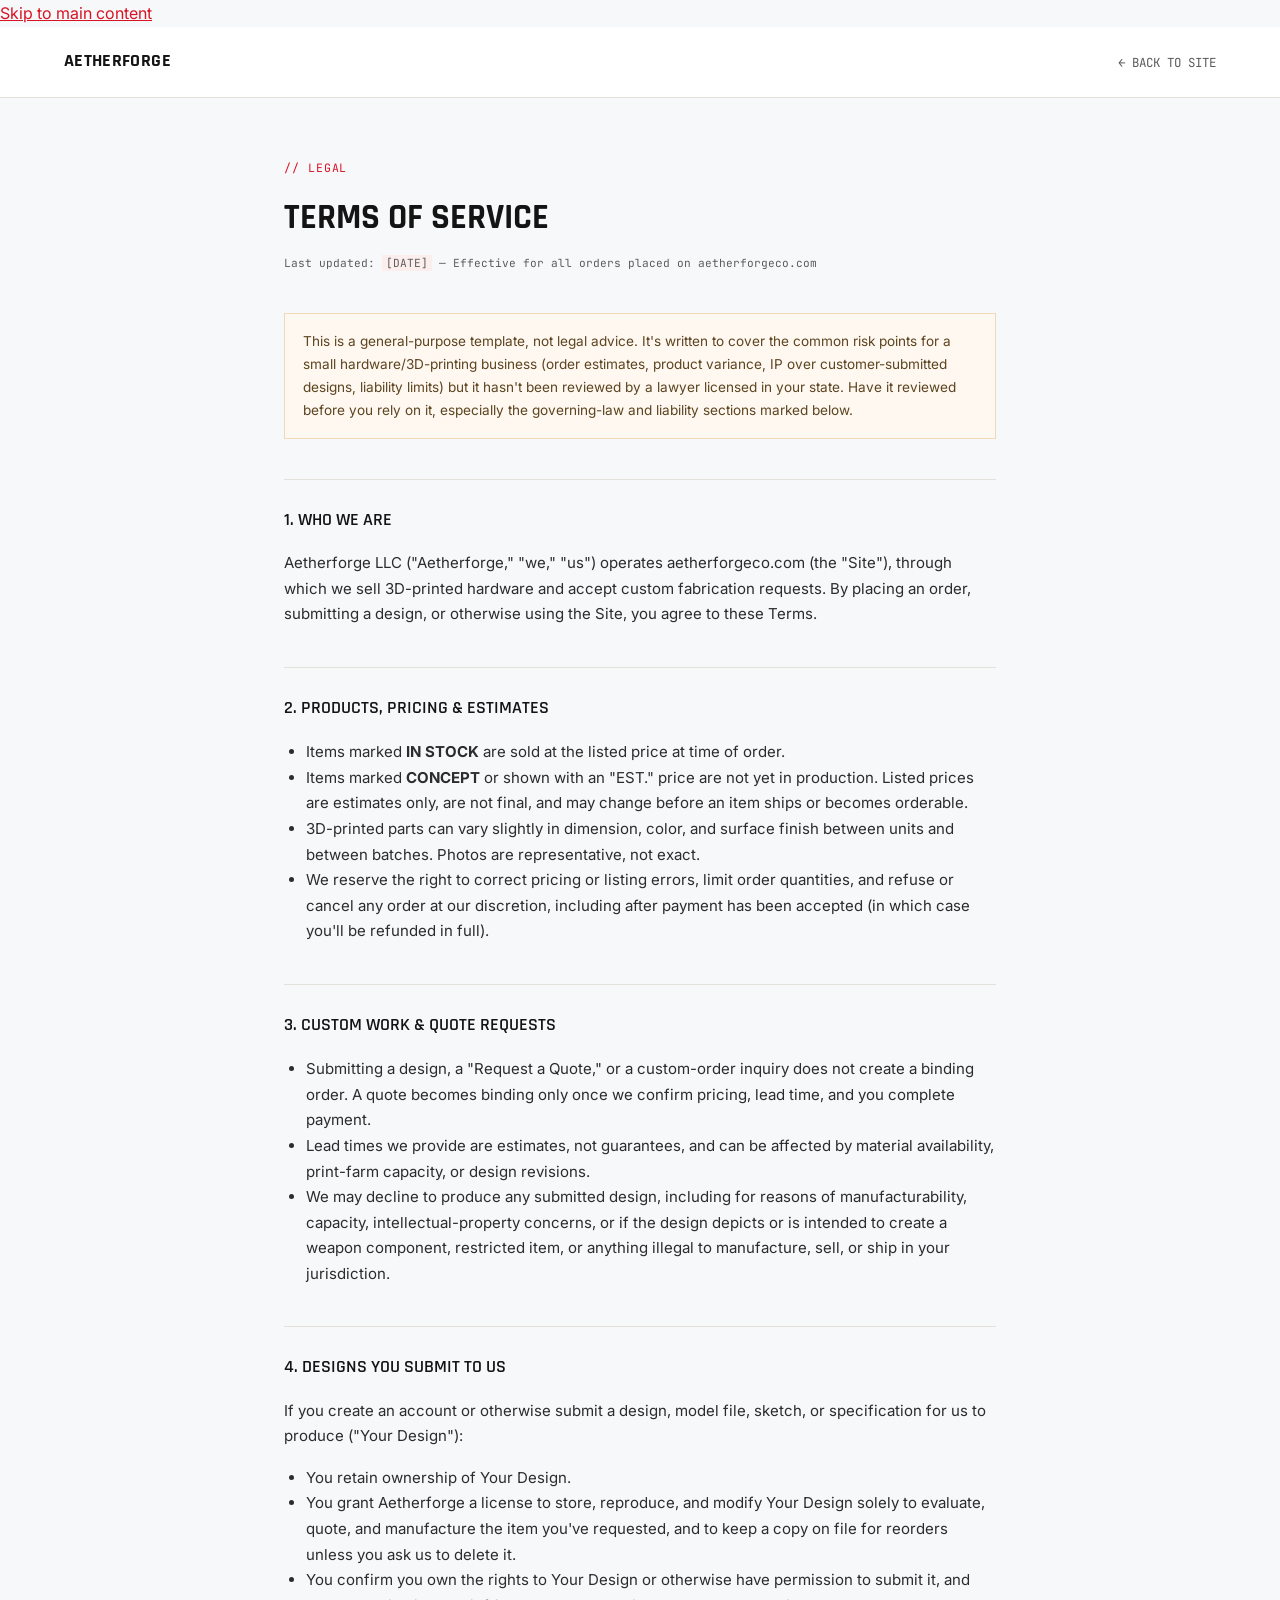
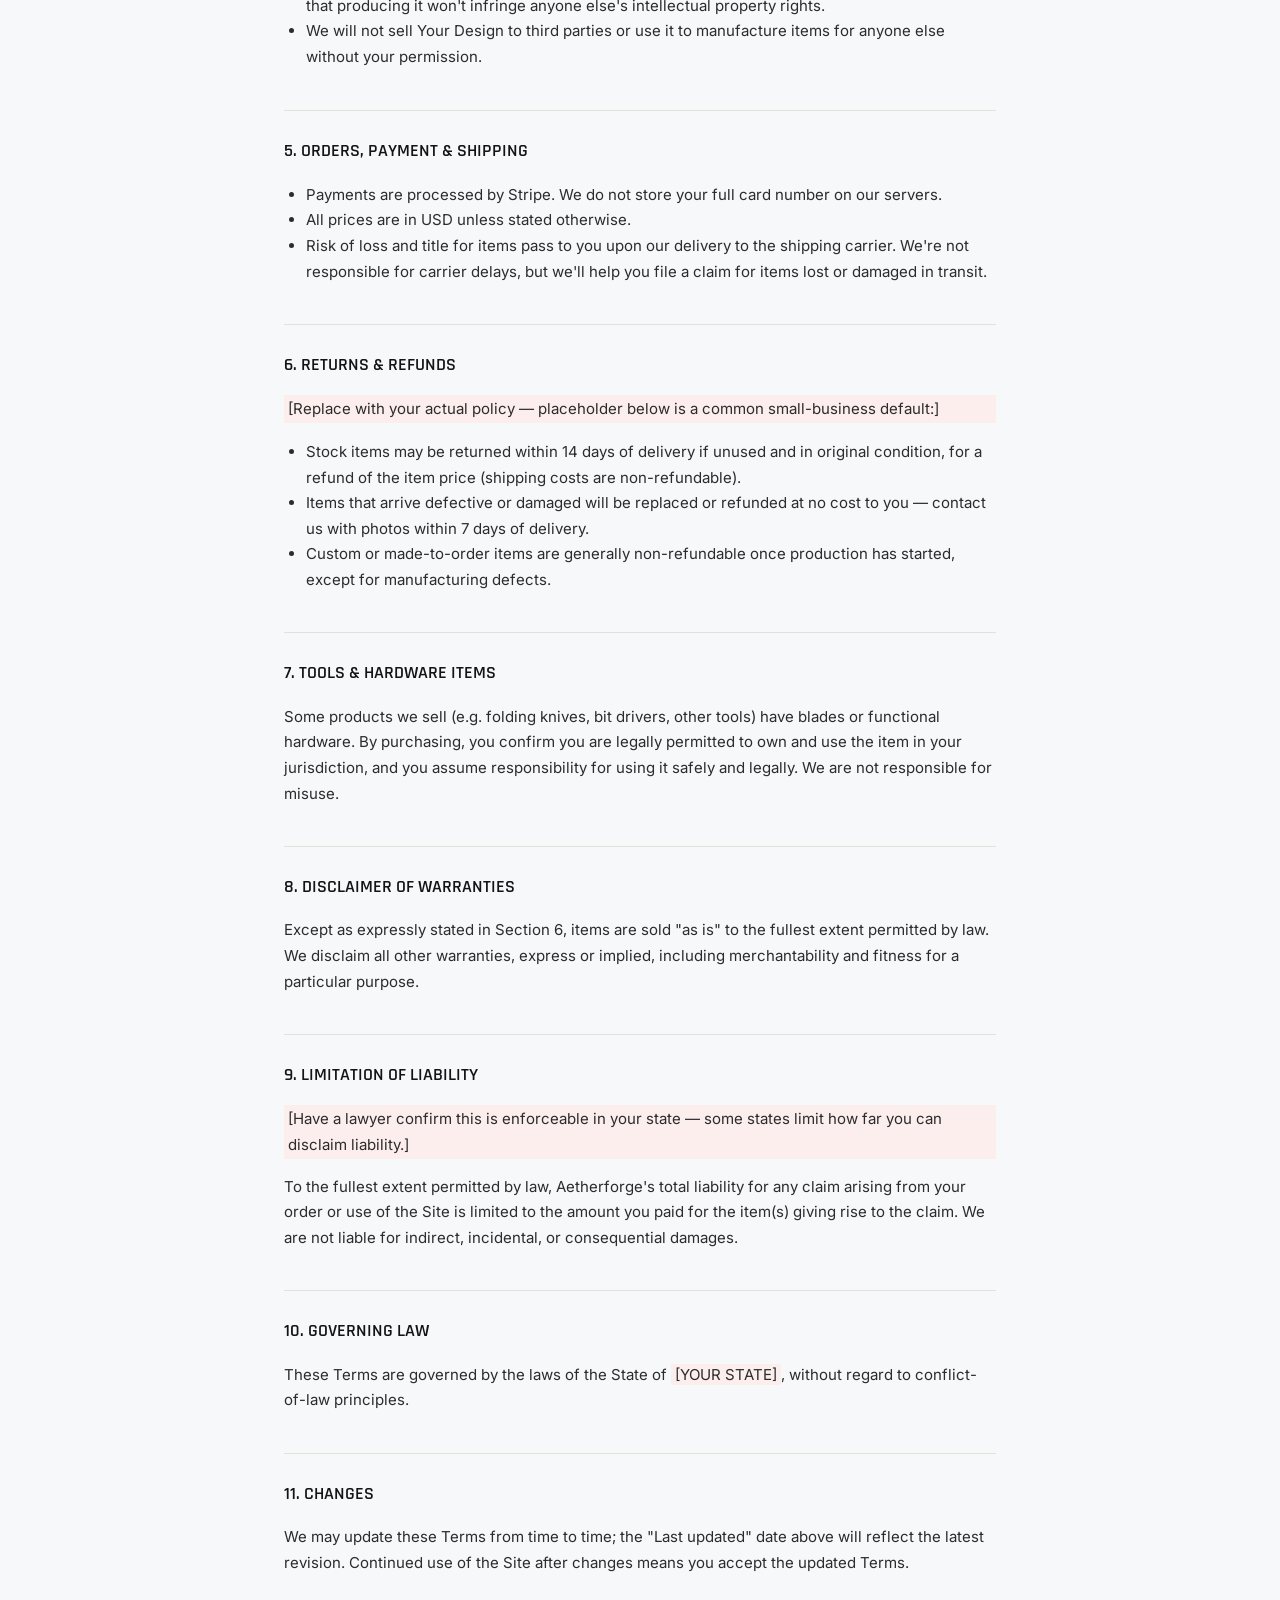
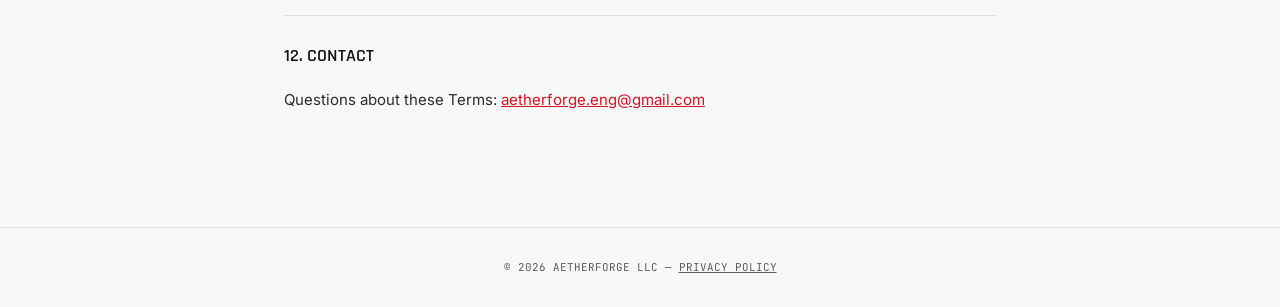
<file: terms.html>
<!DOCTYPE html>
<html lang="en">
<head>
<meta charset="UTF-8">
<meta name="viewport" content="width=device-width, initial-scale=1.0">
<title>Terms of Service — Aetherforge</title>
<meta name="description" content="Aetherforge terms of service — ordering, payment, turnaround, returns and warranty for 3D printed and machined parts.">
<meta name="robots" content="noindex">
<link rel="preconnect" href="https://fonts.googleapis.com">
<link href="https://fonts.googleapis.com/css2?family=Rajdhani:wght@600;700&family=Inter:wght@400..600&family=JetBrains+Mono:wght@400..700&display=swap" rel="stylesheet">
<style>
:root{
  --af-black:#f7f8fa; --af-panel:#ffffff; --af-white:#141414; --af-red:#d81324;
  --af-grey:#5c5c5c; --af-grey-dim:#d8d6ce; --af-border:#e3e1d8;
  --mono:'JetBrains Mono',monospace; --disp:'Rajdhani',sans-serif; --body:'Inter',sans-serif;
}
*{box-sizing:border-box;}
body{ margin:0; background:var(--af-black); color:var(--af-white); font-family:var(--body); line-height:1.7; }
header{ display:flex; align-items:center; justify-content:space-between; padding:20px 5%; border-bottom:1px solid var(--af-border); background:var(--af-panel); position:sticky; top:0; z-index:10; }
.logo{ font-family:var(--disp); font-weight:700; font-size:1.1rem; letter-spacing:0.02em; text-decoration:none; color:var(--af-white); }
header a.back{ font-family:var(--mono); font-size:0.78rem; color:var(--af-grey); text-decoration:none; }
header a.back:hover{ color:var(--af-red); }
main{ max-width:760px; margin:0 auto; padding:60px 24px 100px; }
.eyebrow{ font-family:var(--mono); font-size:0.72rem; color:var(--af-red); letter-spacing:0.08em; margin-bottom:10px; }
h1{ font-family:var(--disp); font-weight:700; font-size:2.2rem; text-transform:uppercase; margin:0 0 6px; }
.updated{ font-family:var(--mono); font-size:0.7rem; color:var(--af-grey); margin-bottom:40px; }
h2{ font-family:var(--disp); font-weight:600; font-size:1.15rem; text-transform:uppercase; margin:40px 0 12px; border-top:1px solid var(--af-border); padding-top:24px; }
p, li{ font-size:0.94rem; color:#2c2c2c; }
ul{ padding-left:22px; }
a{ color:var(--af-red); }
.notice{ background:#fff8f0; border:1px solid #f0d9b8; padding:16px 18px; font-size:0.85rem; color:#5c4420; margin-bottom:40px; }
.placeholder{ background:#fdeeee; padding:1px 4px; }
footer{ text-align:center; font-family:var(--mono); font-size:0.68rem; color:var(--af-grey); padding:30px; border-top:1px solid var(--af-border); }
</style>
</head>
<body>
<a class="skip-link" href="#main">Skip to main content</a>
<header>
  <a class="logo" href="/">AETHERFORGE</a>
  <a class="back" href="/">← BACK TO SITE</a>
</header>
<main id="main">
  <div class="eyebrow">// LEGAL</div>
  <h1>Terms of Service</h1>
  <div class="updated">Last updated: <span class="placeholder">[DATE]</span> — Effective for all orders placed on aetherforgeco.com</div>

  <div class="notice">
    This is a general-purpose template, not legal advice. It's written to cover the common risk points for a small hardware/3D-printing business (order estimates, product variance, IP over customer-submitted designs, liability limits) but it hasn't been reviewed by a lawyer licensed in your state. Have it reviewed before you rely on it, especially the governing-law and liability sections marked below.
  </div>

  <h2>1. Who We Are</h2>
  <p>Aetherforge LLC ("Aetherforge," "we," "us") operates aetherforgeco.com (the "Site"), through which we sell 3D-printed hardware and accept custom fabrication requests. By placing an order, submitting a design, or otherwise using the Site, you agree to these Terms.</p>

  <h2>2. Products, Pricing &amp; Estimates</h2>
  <ul>
    <li>Items marked <strong>IN STOCK</strong> are sold at the listed price at time of order.</li>
    <li>Items marked <strong>CONCEPT</strong> or shown with an "EST." price are not yet in production. Listed prices are estimates only, are not final, and may change before an item ships or becomes orderable.</li>
    <li>3D-printed parts can vary slightly in dimension, color, and surface finish between units and between batches. Photos are representative, not exact.</li>
    <li>We reserve the right to correct pricing or listing errors, limit order quantities, and refuse or cancel any order at our discretion, including after payment has been accepted (in which case you'll be refunded in full).</li>
  </ul>

  <h2>3. Custom Work &amp; Quote Requests</h2>
  <ul>
    <li>Submitting a design, a "Request a Quote," or a custom-order inquiry does not create a binding order. A quote becomes binding only once we confirm pricing, lead time, and you complete payment.</li>
    <li>Lead times we provide are estimates, not guarantees, and can be affected by material availability, print-farm capacity, or design revisions.</li>
    <li>We may decline to produce any submitted design, including for reasons of manufacturability, capacity, intellectual-property concerns, or if the design depicts or is intended to create a weapon component, restricted item, or anything illegal to manufacture, sell, or ship in your jurisdiction.</li>
  </ul>

  <h2>4. Designs You Submit To Us</h2>
  <p>If you create an account or otherwise submit a design, model file, sketch, or specification for us to produce ("Your Design"):</p>
  <ul>
    <li>You retain ownership of Your Design.</li>
    <li>You grant Aetherforge a license to store, reproduce, and modify Your Design solely to evaluate, quote, and manufacture the item you've requested, and to keep a copy on file for reorders unless you ask us to delete it.</li>
    <li>You confirm you own the rights to Your Design or otherwise have permission to submit it, and that producing it won't infringe anyone else's intellectual property rights.</li>
    <li>We will not sell Your Design to third parties or use it to manufacture items for anyone else without your permission.</li>
  </ul>

  <h2>5. Orders, Payment &amp; Shipping</h2>
  <ul>
    <li>Payments are processed by Stripe. We do not store your full card number on our servers.</li>
    <li>All prices are in USD unless stated otherwise.</li>
    <li>Risk of loss and title for items pass to you upon our delivery to the shipping carrier. We're not responsible for carrier delays, but we'll help you file a claim for items lost or damaged in transit.</li>
  </ul>

  <h2>6. Returns &amp; Refunds</h2>
  <p class="placeholder">[Replace with your actual policy — placeholder below is a common small-business default:]</p>
  <ul>
    <li>Stock items may be returned within 14 days of delivery if unused and in original condition, for a refund of the item price (shipping costs are non-refundable).</li>
    <li>Items that arrive defective or damaged will be replaced or refunded at no cost to you — contact us with photos within 7 days of delivery.</li>
    <li>Custom or made-to-order items are generally non-refundable once production has started, except for manufacturing defects.</li>
  </ul>

  <h2>7. Tools &amp; Hardware Items</h2>
  <p>Some products we sell (e.g. folding knives, bit drivers, other tools) have blades or functional hardware. By purchasing, you confirm you are legally permitted to own and use the item in your jurisdiction, and you assume responsibility for using it safely and legally. We are not responsible for misuse.</p>

  <h2>8. Disclaimer of Warranties</h2>
  <p>Except as expressly stated in Section 6, items are sold "as is" to the fullest extent permitted by law. We disclaim all other warranties, express or implied, including merchantability and fitness for a particular purpose.</p>

  <h2>9. Limitation of Liability</h2>
  <p class="placeholder">[Have a lawyer confirm this is enforceable in your state — some states limit how far you can disclaim liability.]</p>
  <p>To the fullest extent permitted by law, Aetherforge's total liability for any claim arising from your order or use of the Site is limited to the amount you paid for the item(s) giving rise to the claim. We are not liable for indirect, incidental, or consequential damages.</p>

  <h2>10. Governing Law</h2>
  <p>These Terms are governed by the laws of the State of <span class="placeholder">[YOUR STATE]</span>, without regard to conflict-of-law principles.</p>

  <h2>11. Changes</h2>
  <p>We may update these Terms from time to time; the "Last updated" date above will reflect the latest revision. Continued use of the Site after changes means you accept the updated Terms.</p>

  <h2>12. Contact</h2>
  <p>Questions about these Terms: <a href="mailto:aetherforge.eng@gmail.com">aetherforge.eng@gmail.com</a></p>
</main>
<footer>© 2026 AETHERFORGE LLC — <a href="/privacy.html" style="color:var(--af-grey);">PRIVACY POLICY</a></footer>
</body>
</html>
</file>
<file: assets/site.css>
:root{
  --af-black:#f7f8fa;
  --af-panel:#ffffff;
  --af-white:#141414;
  --af-white-pure:#000000;
  --af-red:#d81324;
  --af-grey:#5a5d63;
  --af-grey-dim:#d4d7dd;
  /* Cool-neutral, not beige. These two draw every hairline and every grid
     gutter on the site (~65 uses), so a warm cast here read as a tint across
     the whole layout while the surfaces around them are blue-leaning. */
  --af-border:#dfe1e6;
  --mono: 'JetBrains Mono', monospace;
  --disp: 'Rajdhani', sans-serif;
  --body: 'Inter', sans-serif;
  --shadow-sm: 0 1px 2px rgba(20,20,20,0.04), 0 1px 1px rgba(20,20,20,0.03);
  --shadow-md: 0 6px 16px rgba(20,20,20,0.06), 0 2px 6px rgba(20,20,20,0.04);
  --shadow-lg: 0 20px 50px rgba(20,20,20,0.10), 0 6px 18px rgba(20,20,20,0.06);
  --shadow-red: 0 10px 28px rgba(216,19,36,0.16);
  /* One canonical dark surface. Every dark zone on every page uses this so
     adjacent dark sections never show a seam and pages read consistently. */
  --surface-dark:#101014;
  /* Dot-grid texture shared by every dark zone. Defined once here rather
     than embedded in each rule — it was duplicated six times, which alone
     accounted for 73% of this stylesheet. */
  --dot-grid: url("data:image/svg+xml,%3Csvg%20xmlns='http://www.w3.org/2000/svg'%20width='896'%20height='280'%3E%3Cg%20fill='rgba(245,243,238,0.22)'%3E%3Ccircle%20cx='14'%20cy='14'%20r='.9'/%3E%3Ccircle%20cx='42'%20cy='14'%20r='1.55'/%3E%3Ccircle%20cx='70'%20cy='14'%20r='1.99'/%3E%3Ccircle%20cx='98'%20cy='14'%20r='2.11'/%3E%3Ccircle%20cx='126'%20cy='14'%20r='1.95'/%3E%3Ccircle%20cx='154'%20cy='14'%20r='1.68'/%3E%3Ccircle%20cx='182'%20cy='14'%20r='1.47'/%3E%3Ccircle%20cx='210'%20cy='14'%20r='1.37'/%3E%3Ccircle%20cx='238'%20cy='14'%20r='1.33'/%3E%3Ccircle%20cx='266'%20cy='14'%20r='1.21'/%3E%3Ccircle%20cx='294'%20cy='14'%20r='.9'/%3E%3Ccircle%20cx='322'%20cy='14'%20r='.9'/%3E%3Ccircle%20cx='350'%20cy='14'%20r='.9'/%3E%3Ccircle%20cx='378'%20cy='14'%20r='.9'/%3E%3Ccircle%20cx='406'%20cy='14'%20r='.9'/%3E%3Ccircle%20cx='434'%20cy='14'%20r='.9'/%3E%3Ccircle%20cx='462'%20cy='14'%20r='.9'/%3E%3Ccircle%20cx='490'%20cy='14'%20r='.9'/%3E%3Ccircle%20cx='518'%20cy='14'%20r='1.28'/%3E%3Ccircle%20cx='546'%20cy='14'%20r='1.45'/%3E%3Ccircle%20cx='574'%20cy='14'%20r='1.48'/%3E%3Ccircle%20cx='602'%20cy='14'%20r='1.5'/%3E%3Ccircle%20cx='630'%20cy='14'%20r='1.64'/%3E%3Ccircle%20cx='658'%20cy='14'%20r='1.85'/%3E%3Ccircle%20cx='686'%20cy='14'%20r='2.01'/%3E%3Ccircle%20cx='714'%20cy='14'%20r='1.96'/%3E%3Ccircle%20cx='742'%20cy='14'%20r='1.59'/%3E%3Ccircle%20cx='770'%20cy='14'%20r='.97'/%3E%3Ccircle%20cx='798'%20cy='14'%20r='.9'/%3E%3Ccircle%20cx='826'%20cy='14'%20r='.9'/%3E%3Ccircle%20cx='854'%20cy='14'%20r='.9'/%3E%3Ccircle%20cx='882'%20cy='14'%20r='.9'/%3E%3Ccircle%20cx='14'%20cy='42'%20r='1.85'/%3E%3Ccircle%20cx='42'%20cy='42'%20r='2.19'/%3E%3Ccircle%20cx='70'%20cy='42'%20r='2.05'/%3E%3Ccircle%20cx='98'%20cy='42'%20r='1.66'/%3E%3Ccircle%20cx='126'%20cy='42'%20r='1.33'/%3E%3Ccircle%20cx='154'%20cy='42'%20r='1.2'/%3E%3Ccircle%20cx='182'%20cy='42'%20r='1.1'/%3E%3Ccircle%20cx='210'%20cy='42'%20r='.9'/%3E%3Ccircle%20cx='238'%20cy='42'%20r='.9'/%3E%3Ccircle%20cx='266'%20cy='42'%20r='.9'/%3E%3Ccircle%20cx='294'%20cy='42'%20r='.9'/%3E%3Ccircle%20cx='322'%20cy='42'%20r='.9'/%3E%3Ccircle%20cx='350'%20cy='42'%20r='.9'/%3E%3Ccircle%20cx='378'%20cy='42'%20r='1.17'/%3E%3Ccircle%20cx='406'%20cy='42'%20r='1.55'/%3E%3Ccircle%20cx='434'%20cy='42'%20r='1.61'/%3E%3Ccircle%20cx='462'%20cy='42'%20r='1.57'/%3E%3Ccircle%20cx='490'%20cy='42'%20r='1.67'/%3E%3Ccircle%20cx='518'%20cy='42'%20r='1.86'/%3E%3Ccircle%20cx='546'%20cy='42'%20r='1.89'/%3E%3Ccircle%20cx='574'%20cy='42'%20r='1.5'/%3E%3Ccircle%20cx='602'%20cy='42'%20r='.9'/%3E%3Ccircle%20cx='630'%20cy='42'%20r='.9'/%3E%3Ccircle%20cx='658'%20cy='42'%20r='.9'/%3E%3Ccircle%20cx='686'%20cy='42'%20r='.9'/%3E%3Ccircle%20cx='714'%20cy='42'%20r='.9'/%3E%3Ccircle%20cx='742'%20cy='42'%20r='.9'/%3E%3Ccircle%20cx='770'%20cy='42'%20r='.9'/%3E%3Ccircle%20cx='798'%20cy='42'%20r='.9'/%3E%3Ccircle%20cx='826'%20cy='42'%20r='1.05'/%3E%3Ccircle%20cx='854'%20cy='42'%20r='1.53'/%3E%3Ccircle%20cx='882'%20cy='42'%20r='2.08'/%3E%3Ccircle%20cx='14'%20cy='70'%20r='2.27'/%3E%3Ccircle%20cx='42'%20cy='70'%20r='1.96'/%3E%3Ccircle%20cx='70'%20cy='70'%20r='1.41'/%3E%3Ccircle%20cx='98'%20cy='70'%20r='1.09'/%3E%3Ccircle%20cx='126'%20cy='70'%20r='.96'/%3E%3Ccircle%20cx='154'%20cy='70'%20r='.9'/%3E%3Ccircle%20cx='182'%20cy='70'%20r='.9'/%3E%3Ccircle%20cx='210'%20cy='70'%20r='.9'/%3E%3Ccircle%20cx='238'%20cy='70'%20r='.9'/%3E%3Ccircle%20cx='266'%20cy='70'%20r='.9'/%3E%3Ccircle%20cx='294'%20cy='70'%20r='1.28'/%3E%3Ccircle%20cx='322'%20cy='70'%20r='1.72'/%3E%3Ccircle%20cx='350'%20cy='70'%20r='1.69'/%3E%3Ccircle%20cx='378'%20cy='70'%20r='1.61'/%3E%3Ccircle%20cx='406'%20cy='70'%20r='1.73'/%3E%3Ccircle%20cx='434'%20cy='70'%20r='1.77'/%3E%3Ccircle%20cx='462'%20cy='70'%20r='1.33'/%3E%3Ccircle%20cx='490'%20cy='70'%20r='.9'/%3E%3Ccircle%20cx='518'%20cy='70'%20r='.9'/%3E%3Ccircle%20cx='546'%20cy='70'%20r='.9'/%3E%3Ccircle%20cx='574'%20cy='70'%20r='.9'/%3E%3Ccircle%20cx='602'%20cy='70'%20r='.9'/%3E%3Ccircle%20cx='630'%20cy='70'%20r='.9'/%3E%3Ccircle%20cx='658'%20cy='70'%20r='1.03'/%3E%3Ccircle%20cx='686'%20cy='70'%20r='1.38'/%3E%3Ccircle%20cx='714'%20cy='70'%20r='1.96'/%3E%3Ccircle%20cx='742'%20cy='70'%20r='2.29'/%3E%3Ccircle%20cx='770'%20cy='70'%20r='1.93'/%3E%3Ccircle%20cx='798'%20cy='70'%20r='1.03'/%3E%3Ccircle%20cx='826'%20cy='70'%20r='.9'/%3E%3Ccircle%20cx='854'%20cy='70'%20r='.9'/%3E%3Ccircle%20cx='882'%20cy='70'%20r='.9'/%3E%3Ccircle%20cx='14'%20cy='98'%20r='2'/%3E%3Ccircle%20cx='42'%20cy='98'%20r='1.57'/%3E%3Ccircle%20cx='70'%20cy='98'%20r='1.17'/%3E%3Ccircle%20cx='98'%20cy='98'%20r='.94'/%3E%3Ccircle%20cx='126'%20cy='98'%20r='.9'/%3E%3Ccircle%20cx='154'%20cy='98'%20r='.9'/%3E%3Ccircle%20cx='182'%20cy='98'%20r='.9'/%3E%3Ccircle%20cx='210'%20cy='98'%20r='.9'/%3E%3Ccircle%20cx='238'%20cy='98'%20r='.9'/%3E%3Ccircle%20cx='266'%20cy='98'%20r='.9'/%3E%3Ccircle%20cx='294'%20cy='98'%20r='.9'/%3E%3Ccircle%20cx='322'%20cy='98'%20r='.9'/%3E%3Ccircle%20cx='350'%20cy='98'%20r='.9'/%3E%3Ccircle%20cx='378'%20cy='98'%20r='1.29'/%3E%3Ccircle%20cx='406'%20cy='98'%20r='1.72'/%3E%3Ccircle%20cx='434'%20cy='98'%20r='1.87'/%3E%3Ccircle%20cx='462'%20cy='98'%20r='1.8'/%3E%3Ccircle%20cx='490'%20cy='98'%20r='1.66'/%3E%3Ccircle%20cx='518'%20cy='98'%20r='1.6'/%3E%3Ccircle%20cx='546'%20cy='98'%20r='1.63'/%3E%3Ccircle%20cx='574'%20cy='98'%20r='1.66'/%3E%3Ccircle%20cx='602'%20cy='98'%20r='1.54'/%3E%3Ccircle%20cx='630'%20cy='98'%20r='1.18'/%3E%3Ccircle%20cx='658'%20cy='98'%20r='.9'/%3E%3Ccircle%20cx='686'%20cy='98'%20r='.9'/%3E%3Ccircle%20cx='714'%20cy='98'%20r='.9'/%3E%3Ccircle%20cx='742'%20cy='98'%20r='.9'/%3E%3Ccircle%20cx='770'%20cy='98'%20r='.9'/%3E%3Ccircle%20cx='798'%20cy='98'%20r='.9'/%3E%3Ccircle%20cx='826'%20cy='98'%20r='.9'/%3E%3Ccircle%20cx='854'%20cy='98'%20r='.95'/%3E%3Ccircle%20cx='882'%20cy='98'%20r='1.09'/%3E%3Ccircle%20cx='14'%20cy='126'%20r='1.33'/%3E%3Ccircle%20cx='42'%20cy='126'%20r='.9'/%3E%3Ccircle%20cx='70'%20cy='126'%20r='.9'/%3E%3Ccircle%20cx='98'%20cy='126'%20r='.9'/%3E%3Ccircle%20cx='126'%20cy='126'%20r='.9'/%3E%3Ccircle%20cx='154'%20cy='126'%20r='.9'/%3E%3Ccircle%20cx='182'%20cy='126'%20r='.9'/%3E%3Ccircle%20cx='210'%20cy='126'%20r='.9'/%3E%3Ccircle%20cx='238'%20cy='126'%20r='.9'/%3E%3Ccircle%20cx='266'%20cy='126'%20r='1.04'/%3E%3Ccircle%20cx='294'%20cy='126'%20r='1.72'/%3E%3Ccircle%20cx='322'%20cy='126'%20r='1.99'/%3E%3Ccircle%20cx='350'%20cy='126'%20r='1.86'/%3E%3Ccircle%20cx='378'%20cy='126'%20r='1.63'/%3E%3Ccircle%20cx='406'%20cy='126'%20r='1.52'/%3E%3Ccircle%20cx='434'%20cy='126'%20r='1.52'/%3E%3Ccircle%20cx='462'%20cy='126'%20r='1.39'/%3E%3Ccircle%20cx='490'%20cy='126'%20r='.93'/%3E%3Ccircle%20cx='518'%20cy='126'%20r='.9'/%3E%3Ccircle%20cx='546'%20cy='126'%20r='.9'/%3E%3Ccircle%20cx='574'%20cy='126'%20r='.9'/%3E%3Ccircle%20cx='602'%20cy='126'%20r='.9'/%3E%3Ccircle%20cx='630'%20cy='126'%20r='.9'/%3E%3Ccircle%20cx='658'%20cy='126'%20r='.98'/%3E%3Ccircle%20cx='686'%20cy='126'%20r='1.24'/%3E%3Ccircle%20cx='714'%20cy='126'%20r='1.31'/%3E%3Ccircle%20cx='742'%20cy='126'%20r='1.45'/%3E%3Ccircle%20cx='770'%20cy='126'%20r='1.76'/%3E%3Ccircle%20cx='798'%20cy='126'%20r='2.08'/%3E%3Ccircle%20cx='826'%20cy='126'%20r='2.09'/%3E%3Ccircle%20cx='854'%20cy='126'%20r='1.61'/%3E%3Ccircle%20cx='882'%20cy='126'%20r='.9'/%3E%3Ccircle%20cx='14'%20cy='154'%20r='.9'/%3E%3Ccircle%20cx='42'%20cy='154'%20r='.9'/%3E%3Ccircle%20cx='70'%20cy='154'%20r='.9'/%3E%3Ccircle%20cx='98'%20cy='154'%20r='.9'/%3E%3Ccircle%20cx='126'%20cy='154'%20r='.9'/%3E%3Ccircle%20cx='154'%20cy='154'%20r='.9'/%3E%3Ccircle%20cx='182'%20cy='154'%20r='.9'/%3E%3Ccircle%20cx='210'%20cy='154'%20r='1.47'/%3E%3Ccircle%20cx='238'%20cy='154'%20r='2.05'/%3E%3Ccircle%20cx='266'%20cy='154'%20r='1.98'/%3E%3Ccircle%20cx='294'%20cy='154'%20r='1.62'/%3E%3Ccircle%20cx='322'%20cy='154'%20r='1.41'/%3E%3Ccircle%20cx='350'%20cy='154'%20r='1.35'/%3E%3Ccircle%20cx='378'%20cy='154'%20r='1.06'/%3E%3Ccircle%20cx='406'%20cy='154'%20r='.9'/%3E%3Ccircle%20cx='434'%20cy='154'%20r='.9'/%3E%3Ccircle%20cx='462'%20cy='154'%20r='.9'/%3E%3Ccircle%20cx='490'%20cy='154'%20r='.9'/%3E%3Ccircle%20cx='518'%20cy='154'%20r='.9'/%3E%3Ccircle%20cx='546'%20cy='154'%20r='1.33'/%3E%3Ccircle%20cx='574'%20cy='154'%20r='1.44'/%3E%3Ccircle%20cx='602'%20cy='154'%20r='1.52'/%3E%3Ccircle%20cx='630'%20cy='154'%20r='1.81'/%3E%3Ccircle%20cx='658'%20cy='154'%20r='2.05'/%3E%3Ccircle%20cx='686'%20cy='154'%20r='1.77'/%3E%3Ccircle%20cx='714'%20cy='154'%20r='.9'/%3E%3Ccircle%20cx='742'%20cy='154'%20r='.9'/%3E%3Ccircle%20cx='770'%20cy='154'%20r='.9'/%3E%3Ccircle%20cx='798'%20cy='154'%20r='.9'/%3E%3Ccircle%20cx='826'%20cy='154'%20r='.9'/%3E%3Ccircle%20cx='854'%20cy='154'%20r='.9'/%3E%3Ccircle%20cx='882'%20cy='154'%20r='.9'/%3E%3Ccircle%20cx='14'%20cy='182'%20r='.9'/%3E%3Ccircle%20cx='42'%20cy='182'%20r='.9'/%3E%3Ccircle%20cx='70'%20cy='182'%20r='.9'/%3E%3Ccircle%20cx='98'%20cy='182'%20r='.9'/%3E%3Ccircle%20cx='126'%20cy='182'%20r='.9'/%3E%3Ccircle%20cx='154'%20cy='182'%20r='.9'/%3E%3Ccircle%20cx='182'%20cy='182'%20r='.9'/%3E%3Ccircle%20cx='210'%20cy='182'%20r='.9'/%3E%3Ccircle%20cx='238'%20cy='182'%20r='1.03'/%3E%3Ccircle%20cx='266'%20cy='182'%20r='1.67'/%3E%3Ccircle%20cx='294'%20cy='182'%20r='2.09'/%3E%3Ccircle%20cx='322'%20cy='182'%20r='2.17'/%3E%3Ccircle%20cx='350'%20cy='182'%20r='1.97'/%3E%3Ccircle%20cx='378'%20cy='182'%20r='1.66'/%3E%3Ccircle%20cx='406'%20cy='182'%20r='1.4'/%3E%3Ccircle%20cx='434'%20cy='182'%20r='1.26'/%3E%3Ccircle%20cx='462'%20cy='182'%20r='1.2'/%3E%3Ccircle%20cx='490'%20cy='182'%20r='1.08'/%3E%3Ccircle%20cx='518'%20cy='182'%20r='.9'/%3E%3Ccircle%20cx='546'%20cy='182'%20r='.9'/%3E%3Ccircle%20cx='574'%20cy='182'%20r='.9'/%3E%3Ccircle%20cx='602'%20cy='182'%20r='.9'/%3E%3Ccircle%20cx='630'%20cy='182'%20r='.9'/%3E%3Ccircle%20cx='658'%20cy='182'%20r='.9'/%3E%3Ccircle%20cx='686'%20cy='182'%20r='.9'/%3E%3Ccircle%20cx='714'%20cy='182'%20r='1.01'/%3E%3Ccircle%20cx='742'%20cy='182'%20r='1.41'/%3E%3Ccircle%20cx='770'%20cy='182'%20r='1.57'/%3E%3Ccircle%20cx='798'%20cy='182'%20r='1.57'/%3E%3Ccircle%20cx='826'%20cy='182'%20r='1.56'/%3E%3Ccircle%20cx='854'%20cy='182'%20r='1.65'/%3E%3Ccircle%20cx='882'%20cy='182'%20r='1.82'/%3E%3Ccircle%20cx='14'%20cy='210'%20r='.9'/%3E%3Ccircle%20cx='42'%20cy='210'%20r='.9'/%3E%3Ccircle%20cx='70'%20cy='210'%20r='.9'/%3E%3Ccircle%20cx='98'%20cy='210'%20r='.9'/%3E%3Ccircle%20cx='126'%20cy='210'%20r='.9'/%3E%3Ccircle%20cx='154'%20cy='210'%20r='.9'/%3E%3Ccircle%20cx='182'%20cy='210'%20r='1.61'/%3E%3Ccircle%20cx='210'%20cy='210'%20r='2.16'/%3E%3Ccircle%20cx='238'%20cy='210'%20r='2.21'/%3E%3Ccircle%20cx='266'%20cy='210'%20r='1.85'/%3E%3Ccircle%20cx='294'%20cy='210'%20r='1.41'/%3E%3Ccircle%20cx='322'%20cy='210'%20r='1.14'/%3E%3Ccircle%20cx='350'%20cy='210'%20r='1.03'/%3E%3Ccircle%20cx='378'%20cy='210'%20r='.9'/%3E%3Ccircle%20cx='406'%20cy='210'%20r='.9'/%3E%3Ccircle%20cx='434'%20cy='210'%20r='.9'/%3E%3Ccircle%20cx='462'%20cy='210'%20r='.9'/%3E%3Ccircle%20cx='490'%20cy='210'%20r='.9'/%3E%3Ccircle%20cx='518'%20cy='210'%20r='.9'/%3E%3Ccircle%20cx='546'%20cy='210'%20r='.96'/%3E%3Ccircle%20cx='574'%20cy='210'%20r='1.53'/%3E%3Ccircle%20cx='602'%20cy='210'%20r='1.72'/%3E%3Ccircle%20cx='630'%20cy='210'%20r='1.65'/%3E%3Ccircle%20cx='658'%20cy='210'%20r='1.61'/%3E%3Ccircle%20cx='686'%20cy='210'%20r='1.72'/%3E%3Ccircle%20cx='714'%20cy='210'%20r='1.82'/%3E%3Ccircle%20cx='742'%20cy='210'%20r='1.64'/%3E%3Ccircle%20cx='770'%20cy='210'%20r='1.04'/%3E%3Ccircle%20cx='798'%20cy='210'%20r='.9'/%3E%3Ccircle%20cx='826'%20cy='210'%20r='.9'/%3E%3Ccircle%20cx='854'%20cy='210'%20r='.9'/%3E%3Ccircle%20cx='882'%20cy='210'%20r='.9'/%3E%3Ccircle%20cx='14'%20cy='238'%20r='.9'/%3E%3Ccircle%20cx='42'%20cy='238'%20r='.9'/%3E%3Ccircle%20cx='70'%20cy='238'%20r='.9'/%3E%3Ccircle%20cx='98'%20cy='238'%20r='.9'/%3E%3Ccircle%20cx='126'%20cy='238'%20r='1.59'/%3E%3Ccircle%20cx='154'%20cy='238'%20r='2.25'/%3E%3Ccircle%20cx='182'%20cy='238'%20r='2.19'/%3E%3Ccircle%20cx='210'%20cy='238'%20r='1.62'/%3E%3Ccircle%20cx='238'%20cy='238'%20r='1.1'/%3E%3Ccircle%20cx='266'%20cy='238'%20r='.9'/%3E%3Ccircle%20cx='294'%20cy='238'%20r='.9'/%3E%3Ccircle%20cx='322'%20cy='238'%20r='.9'/%3E%3Ccircle%20cx='350'%20cy='238'%20r='.9'/%3E%3Ccircle%20cx='378'%20cy='238'%20r='.9'/%3E%3Ccircle%20cx='406'%20cy='238'%20r='.9'/%3E%3Ccircle%20cx='434'%20cy='238'%20r='1'/%3E%3Ccircle%20cx='462'%20cy='238'%20r='1.7'/%3E%3Ccircle%20cx='490'%20cy='238'%20r='1.83'/%3E%3Ccircle%20cx='518'%20cy='238'%20r='1.66'/%3E%3Ccircle%20cx='546'%20cy='238'%20r='1.61'/%3E%3Ccircle%20cx='574'%20cy='238'%20r='1.69'/%3E%3Ccircle%20cx='602'%20cy='238'%20r='1.49'/%3E%3Ccircle%20cx='630'%20cy='238'%20r='.9'/%3E%3Ccircle%20cx='658'%20cy='238'%20r='.9'/%3E%3Ccircle%20cx='686'%20cy='238'%20r='.9'/%3E%3Ccircle%20cx='714'%20cy='238'%20r='.9'/%3E%3Ccircle%20cx='742'%20cy='238'%20r='.9'/%3E%3Ccircle%20cx='770'%20cy='238'%20r='.92'/%3E%3Ccircle%20cx='798'%20cy='238'%20r='1.09'/%3E%3Ccircle%20cx='826'%20cy='238'%20r='1.27'/%3E%3Ccircle%20cx='854'%20cy='238'%20r='1.72'/%3E%3Ccircle%20cx='882'%20cy='238'%20r='2.18'/%3E%3Ccircle%20cx='14'%20cy='266'%20r='.9'/%3E%3Ccircle%20cx='42'%20cy='266'%20r='.9'/%3E%3Ccircle%20cx='70'%20cy='266'%20r='.9'/%3E%3Ccircle%20cx='98'%20cy='266'%20r='.9'/%3E%3Ccircle%20cx='126'%20cy='266'%20r='1.38'/%3E%3Ccircle%20cx='154'%20cy='266'%20r='1.97'/%3E%3Ccircle%20cx='182'%20cy='266'%20r='2.31'/%3E%3Ccircle%20cx='210'%20cy='266'%20r='2.3'/%3E%3Ccircle%20cx='238'%20cy='266'%20r='1.97'/%3E%3Ccircle%20cx='266'%20cy='266'%20r='1.49'/%3E%3Ccircle%20cx='294'%20cy='266'%20r='1.07'/%3E%3Ccircle%20cx='322'%20cy='266'%20r='.9'/%3E%3Ccircle%20cx='350'%20cy='266'%20r='.9'/%3E%3Ccircle%20cx='378'%20cy='266'%20r='.9'/%3E%3Ccircle%20cx='406'%20cy='266'%20r='.9'/%3E%3Ccircle%20cx='434'%20cy='266'%20r='.9'/%3E%3Ccircle%20cx='462'%20cy='266'%20r='.9'/%3E%3Ccircle%20cx='490'%20cy='266'%20r='.9'/%3E%3Ccircle%20cx='518'%20cy='266'%20r='.9'/%3E%3Ccircle%20cx='546'%20cy='266'%20r='.9'/%3E%3Ccircle%20cx='574'%20cy='266'%20r='.9'/%3E%3Ccircle%20cx='602'%20cy='266'%20r='1.41'/%3E%3Ccircle%20cx='630'%20cy='266'%20r='1.84'/%3E%3Ccircle%20cx='658'%20cy='266'%20r='1.96'/%3E%3Ccircle%20cx='686'%20cy='266'%20r='1.85'/%3E%3Ccircle%20cx='714'%20cy='266'%20r='1.67'/%3E%3Ccircle%20cx='742'%20cy='266'%20r='1.56'/%3E%3Ccircle%20cx='770'%20cy='266'%20r='1.55'/%3E%3Ccircle%20cx='798'%20cy='266'%20r='1.55'/%3E%3Ccircle%20cx='826'%20cy='266'%20r='1.42'/%3E%3Ccircle%20cx='854'%20cy='266'%20r='1.05'/%3E%3Ccircle%20cx='882'%20cy='266'%20r='.9'/%3E%3C/g%3E%3C/svg%3E");
  --ease: cubic-bezier(0.22, 1, 0.36, 1);
  /* Content shell. Grows with the screen instead of sitting at a fixed
     1280px, which left half of a wide monitor empty. Paragraph widths are
     capped separately in ch units, so readability is unaffected. */
  --shell: clamp(1280px, 90vw, 1760px);
  /* Tints native control chrome — selection highlight, checkboxes,
     radios — away from the OS default blue. */
  accent-color: #d81324;
}
*{margin:0;padding:0;box-sizing:border-box;}
html{scroll-behavior:smooth;}
body{
  background:var(--af-black);
  color:var(--af-white);
  font-family:var(--body);
  /* clip, not hidden: `hidden` turns this into a scroll container, which
     silently breaks position:sticky on the header. `clip` blocks the same
     sideways overflow without that side effect. */
  overflow-x:hidden;   /* fallback for pre-2022 browsers */
  overflow-x:clip;
  position:relative;
}
/* body::before dot layer removed — every section now has its own explicit
   background (gradient/watermark up top, dark dot-grid sections below), so
   this global layer was only ever leaking through behind the hero. */
@media (prefers-reduced-motion: reduce){
  *{animation-duration:0.01ms !important; animation-iteration-count:1 !important; transition-duration:0.01ms !important; scroll-behavior:auto !important;}
}
a{color:inherit; text-decoration:none;}
button{font-family:inherit; cursor:pointer;}
:focus-visible{outline:2px solid var(--af-red); outline-offset:3px;}

.mono{font-family:var(--mono);}
/* Animations, not transitions. A transition only plays if the browser
   already painted the start state, so on a fast load the class can land in
   the same frame and the element just snaps to its end state — which is why
   reveals worked on some page loads and not others. An animation always runs
   from its own keyframes regardless of what was painted before. */
/* Failsafe: content must not depend on a script arriving.
   .reveal starts hidden so it can animate in, which means a missing or broken
   site.js would leave the page looking empty. The fallback animation below
   reveals everything after 2.5s regardless. site.js marks the document as
   `js-ready` the moment it runs, which cancels the fallback and hands control
   back to the scroll observer — so in normal use the reveal animations behave
   exactly as before, and only a genuine script failure triggers the safety net. */
.reveal{ opacity:0; animation: af-failsafe 0.01s linear 2.5s forwards; }
@keyframes af-failsafe{ to{ opacity:1; transform:none; } }
html.js-ready .reveal{ animation:none; }
html.js-ready .reveal.in-view{ animation: af-reveal 0.7s var(--ease) forwards; }
@keyframes af-reveal{
  from{ opacity:0; transform:translateY(22px); }
  to  { opacity:1; transform:none; }
}
.reveal-stagger > *{ opacity:0; animation: af-failsafe 0.01s linear 2.5s forwards; }
html.js-ready .reveal-stagger > *{ animation:none; }
html.js-ready .reveal-stagger.in-view > *{ animation: af-reveal-sm 0.6s var(--ease) forwards; }
@keyframes af-reveal-sm{
  from{ opacity:0; transform:translateY(16px); }
  to  { opacity:1; transform:none; }
}
.reveal-stagger.in-view > *:nth-child(1){ animation-delay:0.02s; }
.reveal-stagger.in-view > *:nth-child(2){ animation-delay:0.08s; }
.reveal-stagger.in-view > *:nth-child(3){ animation-delay:0.14s; }
.reveal-stagger.in-view > *:nth-child(4){ animation-delay:0.20s; }
.reveal-stagger.in-view > *:nth-child(5){ animation-delay:0.26s; }
.reveal-stagger.in-view > *:nth-child(6){ animation-delay:0.32s; }
@media (prefers-reduced-motion: reduce){
  .reveal, .reveal-stagger > *{ opacity:1 !important; transform:none !important; transition:none !important; }
}

.eyebrow{
  font-family:var(--mono);
  font-size:0.72rem;
  letter-spacing:0.18em;
  text-transform:uppercase;
  color:var(--af-red);
}

/* ===== NAV ===== */
header{
  position:sticky; top:0; z-index:40;
  background:rgba(247,248,250,0.88);
  backdrop-filter:blur(8px);
  border-bottom:1px solid var(--af-border);
  transition:box-shadow .3s var(--ease);
}
header.scrolled{ box-shadow:0 8px 24px rgba(20,20,20,0.06); }
nav{
  max-width:var(--shell); margin:0 auto;
  display:flex; align-items:center; justify-content:space-between;
  padding:18px 32px;
}
.logo{
  display:flex; align-items:center; gap:10px;
  font-family:var(--disp); font-weight:700;
  font-size:1.4rem; letter-spacing:0.04em;
  user-select:none;
}
.logo__mark{ width:20px; height:20px; flex-shrink:0; }
.logo__mark svg{ width:100%; height:100%; display:block; }
.logo__rev{
  font-family:var(--mono); font-size:0.62rem;
  color:var(--af-grey); border:1px solid var(--af-grey-dim);
  padding:2px 6px; border-radius:2px; cursor:help;
  position:relative;
}
.logo__rev:hover::after{
  content:"A · CONCEPT — B · MATERIAL CHANGE (STEEL→TI) — C · CURRENT";
  position:absolute; top:130%; left:0;
  background:#000; border:1px solid var(--af-red);
  color:#f2f0ea; font-size:0.62rem; padding:8px 10px;
  width:240px; white-space:normal; line-height:1.4; z-index:60;
}
.navlinks{ display:flex; gap:6px; font-family:var(--mono); font-size:0.78rem; letter-spacing:0.04em;}
.navlinks a{
  padding:8px 12px; color:var(--af-grey);
  transition:color .15s;
}
.navlinks a:hover{ color:var(--af-white); }
.navlinks a::before{ content:"["; color:var(--af-grey-dim); }
.navlinks a::after{ content:"]"; color:var(--af-grey-dim); }
.navlinks a:hover::before, .navlinks a:hover::after{ color:var(--af-red); }
.nav-actions{ display:flex; align-items:center; gap:14px; }
.account-link{
  font-family:var(--mono); font-size:0.78rem; letter-spacing:0.04em;
  color:var(--af-grey); background:transparent; border:none; padding:8px 4px; cursor:pointer;
  transition:color .15s;
}
.account-link:hover{ color:var(--af-white); }
.account-link::before{ content:"<"; color:var(--af-red); }
.account-link::after{ content:">"; color:var(--af-red); }
.cart-btn{
  display:flex; align-items:center; gap:8px;
  font-family:var(--mono); font-size:0.78rem;
  border:1px solid var(--af-grey-dim); background:transparent; color:var(--af-white);
  padding:9px 14px;
}
.cart-btn:hover{ border-color:var(--af-red); color:var(--af-red); }

/* ===== MOBILE NAV ===== */
.hamburger-btn{
  display:none; flex-direction:column; justify-content:center; gap:5px;
  width:38px; height:38px; background:transparent; border:1px solid var(--af-grey-dim);
  cursor:pointer; padding:0; margin-left:8px;
}
.hamburger-btn span{ display:block; width:18px; height:1.5px; background:var(--af-white); margin:0 auto; transition:transform .3s var(--ease), opacity .3s var(--ease); }
.hamburger-btn:hover{ border-color:var(--af-red); }
.hamburger-btn[aria-expanded="true"] span:nth-child(1){ transform:translateY(6.5px) rotate(45deg); }
.hamburger-btn[aria-expanded="true"] span:nth-child(2){ opacity:0; }
.hamburger-btn[aria-expanded="true"] span:nth-child(3){ transform:translateY(-6.5px) rotate(-45deg); }

.mobile-nav-overlay{
  position:fixed; inset:0; background:rgba(10,10,10,0.4); z-index:140;
  opacity:0; pointer-events:none; transition:opacity .3s var(--ease);
}
.mobile-nav-overlay.open{ opacity:1; pointer-events:auto; }
.mobile-nav-drawer{
  position:fixed; top:0; right:-320px; width:300px; max-width:88vw; height:100vh;
  background:var(--af-panel); border-left:1px solid var(--af-border); z-index:150;
  transition:right .4s var(--ease); display:flex; flex-direction:column;
  box-shadow:-24px 0 60px rgba(20,20,20,0.14);
}
.mobile-nav-drawer.open{ right:0; }
.mobile-nav-drawer__header{ padding:20px 22px; border-bottom:1px solid var(--af-border); display:flex; justify-content:space-between; align-items:center; }
.mobile-nav-drawer__links{ display:flex; flex-direction:column; padding:10px 0; }
.mobile-nav-drawer__links a{
  padding:16px 22px; font-family:var(--mono); font-size:0.85rem; letter-spacing:0.04em;
  color:var(--af-white); border-bottom:1px solid var(--af-border);
  display:flex; align-items:center; gap:8px;
}
.mobile-nav-drawer__links a:hover{ color:var(--af-red); background:var(--af-black); }

.cart-count{ color:var(--af-red); }
.navlinks-mobile{display:none;}

/* ===== HERO ===== */
.hero{
  position:relative; z-index:1;
  max-width:var(--shell); margin:0 auto;
  padding:80px 32px 60px;
  display:grid; grid-template-columns:1.1fr 1fr; gap:40px;
  align-items:center;
  background-image: url("[data-uri]");
  background-size: 100% 100%;
  background-repeat: no-repeat;
  box-shadow: 0 26px 40px -22px rgba(20,20,20,0.22);
}
.hero__left{ position:relative; }
.coord-ticks{
  position:absolute; left:-24px; top:0; bottom:0; width:20px;
  display:flex; flex-direction:column; justify-content:space-between;
  font-family:var(--mono); font-size:0.6rem; color:var(--af-grey-dim);
}
.hero h1{
  font-family:var(--disp); font-weight:700;
  font-size:clamp(2.7rem, 5.6vw, 4.8rem);
  line-height:0.94; letter-spacing:-0.005em;
  text-transform:uppercase;
  margin:16px 0 22px;
}
.hero h1 .accent{ color:var(--af-red); }
.hero p.lede{
  font-size:1.02rem; line-height:1.65; color:#4a4842; max-width:46ch; margin-bottom:32px;
}
.hero__cta{ display:flex; gap:14px; flex-wrap:wrap; }
.btn{
  font-family:var(--mono); font-size:0.82rem; letter-spacing:0.04em;
  padding:14px 26px; border:1px solid var(--af-white);
  background:var(--af-white); color:var(--af-black);
  transition:transform .3s var(--ease), background .25s var(--ease), color .25s var(--ease), border-color .25s var(--ease), box-shadow .3s var(--ease);
  box-shadow:var(--shadow-sm);
}
.btn:hover{ transform:translateY(-2px); background:var(--af-red); border-color:var(--af-red); color:#fff; box-shadow:var(--shadow-red); }
.btn:active{ transform:translateY(0); }
.btn--ghost{ background:transparent; color:var(--af-white); border-color:var(--af-white); box-shadow:none; }
.btn--ghost:hover{ background:var(--af-white); color:#fff; border-color:var(--af-white); box-shadow:var(--shadow-sm); }

.spec-strip{
  margin-top:44px; display:flex; gap:32px; flex-wrap:wrap;
  font-family:var(--mono); font-size:0.7rem; color:var(--af-grey);
}
.spec-strip strong{ display:block; color:var(--af-white); font-size:0.95rem; margin-bottom:2px; }

/* ===== BLUEPRINT SIGNATURE ===== */
.blueprint{
  position:relative;
  border:1px solid var(--af-border);
  background:
    radial-gradient(circle, var(--af-grey-dim) 1.8px, transparent 1.8px) 0 0/26px 26px,
    #f7f8fa;
  aspect-ratio:1/1;
  overflow:hidden;
  box-shadow:var(--shadow-lg);
}
.blueprint__frame-label{
  position:absolute; top:10px; left:12px;
  font-family:var(--mono); font-size:0.62rem; color:var(--af-grey);
  letter-spacing:0.06em; z-index:3;
}
.blueprint__frame-label span{ color:#f2f0ea; }
.live-dot{
  display:inline-block; width:6px; height:6px; border-radius:50%; background:var(--af-red);
  margin-right:5px; animation:live-pulse 1.6s ease-in-out infinite;
}
@keyframes live-pulse{ 0%,100%{ opacity:1; } 50%{ opacity:0.25; } }
.blueprint__crosshair{
  position:absolute; width:26px; height:26px; pointer-events:none;
  transform:translate(-50%,-50%);
  z-index:5; opacity:0; transition:opacity .2s;
}
.blueprint:hover .blueprint__crosshair{ opacity:1; }
.blueprint__crosshair::before, .blueprint__crosshair::after{
  content:""; position:absolute; background:#f2f0ea;
}
.blueprint__crosshair::before{ left:50%; top:0; width:1px; height:100%; transform:translateX(-50%); }
.blueprint__crosshair::after{ top:50%; left:0; height:1px; width:100%; transform:translateY(-50%); }
.blueprint__coord{
  position:absolute; bottom:12px; right:12px;
  font-family:var(--mono); font-size:0.66rem; color:#f2f0ea;
  z-index:4; opacity:0; transition:opacity .2s;
}
.blueprint:hover .blueprint__coord{ opacity:1; }
.blueprint svg{ position:relative; z-index:2; width:100%; height:100%; }
.blueprint canvas{ position:relative; z-index:2; width:100%; height:100%; display:block; }
.hero-photo{
  position:relative; z-index:2; width:100%; height:100%; object-fit:cover; display:block;
  filter:grayscale(1) contrast(1.08);
}
/* Desaturated rather than full color or full grayscale — keeps it reading
   as a real, documentary photo of the shop floor without its amber/blue
   tones clashing against the site's black/white/red system. */
.hero-photo--color{ filter:saturate(0.32) contrast(1.12) brightness(0.97); }
.draw-path{
  stroke-dasharray:1000; stroke-dashoffset:1000;
  animation:draw 2.2s ease forwards;
}
.draw-path.d1{ animation-delay:0.1s; }
.draw-path.d2{ animation-delay:0.5s; }
.draw-path.d3{ animation-delay:0.9s; }
.draw-path.d4{ animation-delay:1.3s; }
@keyframes draw{ to{ stroke-dashoffset:0; } }
.fade-in-label{ opacity:0; animation:fadeIn 0.6s ease forwards; }
.fade-in-label.f1{ animation-delay:1.6s; }
.fade-in-label.f2{ animation-delay:1.8s; }
.fade-in-label.f3{ animation-delay:2s; }
@keyframes fadeIn{ to{ opacity:1; } }

/* ===== SECTION SHELLS ===== */
section{ position:relative; z-index:1; }
.section-inner{ max-width:var(--shell); margin:0 auto; padding:90px 32px; position:relative; z-index:1; }
.section-head{ display:flex; align-items:flex-end; justify-content:space-between; margin-bottom:42px; flex-wrap:wrap; gap:16px; border-bottom:1px solid var(--af-border); padding-bottom:22px; }
.section-head h2{ font-family:var(--disp); font-weight:700; font-size:clamp(1.8rem,3vw,2.6rem); text-transform:uppercase; letter-spacing:0.01em; }
.section-head .tag{ font-family:var(--mono); font-size:0.7rem; color:var(--af-grey); }

/* ===== 3D PRINT LAB ===== */
/* Clean white-to-black gradient (weighted so content stays on the light
   portion, only merging into dark right at the seam into the next section)
   with the real logo mark scattered faintly across it as a watermark. */
.print-lab{
  background-image:
    url("[data-uri]"),
    linear-gradient(to bottom, rgba(20,20,20,0.10), transparent 220px);
  background-color: var(--af-black);
  background-repeat: repeat, no-repeat;
  background-size: 900px 900px, 100% 100%;
  position:relative;
}
/* fades the line-grid in only within the darkening zone, so the pattern
   itself ramps up in sync with the color instead of snapping on at the
   section boundary — hands off seamlessly into the gallery strip's grid */
.print-lab::after{ content:none; }
.metalwork-bg{
  background:
    var(--dot-grid) 0 0/896px 280px,
    var(--surface-dark) !important;
}
/* ===== DARK ZONE =====
   The Metal Fab treatment, generalised: dotted grid on the shared dark
   surface, used for the mid-page content of every page so the rhythm is
   always white header -> dark body -> white CTA -> dark footer.
   Everything below re-colours the components that normally sit on a light
   background so they stay legible inside one of these zones. */
.dark-zone{
  background:
    var(--dot-grid) 0 0/896px 280px,
    var(--surface-dark);
  box-shadow: inset 0 14px 26px -18px rgba(0,0,0,0.85);
}
.dark-zone .section-head{ border-color:rgba(247,248,250,0.12); }
.dark-zone .section-head h2,
.dark-zone .print-copy h2,
.dark-zone h2{ color:var(--af-black); }
.dark-zone .section-head .tag{ color:#8a8a8a; }
.dark-zone .tag a{ color:var(--af-red); }
.dark-zone .print-copy .lede,
.dark-zone .print-copy .lede-sm,
.dark-zone > .section-inner > p{ color:#b5b3ab; }
.dark-zone .print-copy .lede-sm strong{ color:var(--af-black); }
.dark-zone .print-stats{ color:#8a8a8a; }
.dark-zone .print-stats strong{ color:var(--af-black); }
.dark-zone .btn--ghost{ color:var(--af-black); border-color:rgba(247,248,250,0.25); }
.dark-zone .btn--ghost:hover{ background:transparent; color:var(--af-red); border-color:var(--af-red); }
.dark-zone .check-list li{ color:#b5b3ab; }
.dark-zone .check-list li strong{ color:var(--af-black); }
/* spec sheets keep white rows, but their frame needs to read on dark */
.dark-zone .spec-sheet{ background:rgba(247,248,250,0.14); border-color:rgba(247,248,250,0.14); }
.dark-zone .shop-empty{ background:transparent; border-color:rgba(247,248,250,0.18); color:#b5b3ab; }
.dark-zone .grid{ background:rgba(247,248,250,0.14); border-color:rgba(247,248,250,0.14); }
.dark-zone .howitworks{ background:rgba(247,248,250,0.14); border-color:rgba(247,248,250,0.14); }

#metalwork .section-head{ border-color:rgba(247,248,250,0.12); }
#metalwork .section-head h2, #metalwork .print-copy h2{ color:var(--af-black); }
#metalwork .section-head .tag{ color:#8a8a8a; }
#metalwork .print-copy .lede{ color:#b5b3ab; }
#metalwork .print-stats{ color:#8a8a8a; }
#metalwork .print-stats strong{ color:var(--af-black); }
#metalwork .btn--ghost{ color:var(--af-black); border-color:rgba(247,248,250,0.25); }
#metalwork .btn--ghost:hover{ color:var(--af-red); border-color:var(--af-red); }
.nav-badge{
  font-family:var(--mono); font-size:0.56rem; letter-spacing:0.06em;
  background:var(--af-red); color:#fff; padding:1px 5px; border-radius:2px;
  position:relative; top:-7px; margin-left:2px;
}
.print-top{ display:grid; grid-template-columns:1fr 1fr; gap:48px; align-items:center; margin-bottom:56px; }
.print-intro{ max-width:70ch; margin-bottom:50px; }
.print-intro .lede{ margin-bottom:26px; }
.print-copy p.lede{ margin-bottom:26px; }
.print-stats{ display:flex; gap:30px; flex-wrap:wrap; font-family:var(--mono); font-size:0.7rem; color:var(--af-grey); margin-bottom:30px; }
.print-stats strong{ display:block; color:var(--af-white); font-size:1.05rem; margin-bottom:2px; }
.print-visual{
  position:relative; border:1px solid var(--af-border);
  background:
    radial-gradient(circle, var(--af-grey-dim) 1.8px, transparent 1.8px) 0 0/26px 26px,
    #f7f8fa;
  aspect-ratio:1/1; overflow:hidden;
  box-shadow:var(--shadow-lg);
}
.print-visual__label{ position:absolute; top:10px; left:12px; font-family:var(--mono); font-size:0.62rem; color:var(--af-grey); letter-spacing:0.06em; z-index:3; }
.print-visual__label span{ color:var(--af-red); }
.print-visual__readout{ position:absolute; bottom:12px; left:12px; font-family:var(--mono); font-size:0.66rem; color:#f2f0ea; z-index:4; }
.print-visual__readout div{ margin-bottom:2px; }
.print-visual svg{ position:relative; z-index:2; width:100%; height:100%; }
.print-visual canvas{ position:relative; z-index:2; width:100%; height:100%; display:block; }
.layer-ring{ opacity:0; transform:scaleX(0.4); transform-box:fill-box; transform-origin:center; animation:layerRise 0.5s ease forwards; }
@keyframes layerRise{ to{ opacity:1; transform:scaleX(1); } }
.nozzle{ animation:nozzleSweep 3.2s ease-in-out infinite; transform-box:fill-box; transform-origin:center; }
@keyframes nozzleSweep{ 0%,100%{ transform:translateX(-34px);} 50%{ transform:translateX(34px);} }

/* ===== HOW IT WORKS ===== */
.howitworks{ display:grid; grid-template-columns:repeat(4,1fr); gap:1px; background:var(--af-border); border:1px solid var(--af-border); margin-bottom:56px; }
.step{ background:var(--af-panel); padding:22px 20px; position:relative; }
.step__num{ font-family:var(--mono); font-size:0.7rem; color:#5c5c5c; margin-bottom:10px; }
.step h4, .step h3{ font-family:var(--disp); font-weight:600; font-size:1.05rem; text-transform:uppercase; margin-bottom:6px; }
.step p{ font-size:0.8rem; color:var(--af-grey); line-height:1.5; }

/* ===== GALLERY ===== */
.gallery-strip{
  background:
    var(--dot-grid) 0 0/896px 280px,
    var(--surface-dark);
}
.gallery-grid{ display:grid; grid-template-columns:repeat(4,1fr); gap:1px; background:var(--af-border); border:1px solid var(--af-border); }
.gallery-item{ position:relative; overflow:hidden; aspect-ratio:1/1; transition:box-shadow .3s var(--ease); }
.gallery-item:hover{ box-shadow:var(--shadow-lg); z-index:2; }
.gallery-item img{ width:100%; height:100%; object-fit:cover; display:block; filter:grayscale(1) contrast(1.1); transition:transform .4s ease, filter .4s ease; }
.gallery-item:hover img{ transform:scale(1.06); filter:grayscale(0.4) contrast(1.1); }
.gallery-item__cap{
  position:absolute; bottom:0; left:0; right:0; padding:10px 12px;
  background:linear-gradient(to top, rgba(10,10,10,0.85), transparent);
  font-family:var(--mono); font-size:0.62rem; color:#f2f0ea; letter-spacing:0.04em;
}

/* ===== PRODUCT GRID ===== */
.grid{ display:grid; grid-template-columns:repeat(3,1fr); gap:1px; background:var(--af-border);
  border:1px solid var(--af-border); grid-auto-flow:dense; }
/* Bento-style hierarchy: the lead item in a catalogue takes a 2x2 cell so the
   flagship isn't the same size as a filament spool. Only kicks in from three
   items up, so a narrow filter result doesn't leave a giant tile beside a hole. */
.grid > .card:first-child:nth-last-child(n+3){ grid-column:span 2; grid-row:span 2; }
.grid > .card:first-child:nth-last-child(n+3) .card__photo-wrap img{ height:340px; }
.grid > .card:first-child:nth-last-child(n+3) h3{ font-size:1.6rem; }
.grid > .card:first-child:nth-last-child(n+3) .desc{ font-size:1rem; max-width:46ch; }
@media (max-width:900px){
  .grid > .card:first-child:nth-last-child(n+3){ grid-column:span 1; grid-row:span 1; }
  .grid > .card:first-child:nth-last-child(n+3) .card__photo-wrap img{ height:150px; }
  .grid > .card:first-child:nth-last-child(n+3) h3{ font-size:1.25rem; }
}
.card{
  background:var(--af-panel); padding:32px 28px 28px; position:relative;
  transition:background .3s var(--ease), transform .3s var(--ease), box-shadow .3s var(--ease);
  box-shadow:var(--shadow-sm);
  z-index:1;
}
.card:hover{ background:#fbfaf7; transform:translateY(-3px); box-shadow:var(--shadow-lg); z-index:2; }
.card__id{ font-family:var(--mono); font-size:0.68rem; color:var(--af-grey); display:flex; justify-content:space-between; margin-bottom:18px; }
.card__id .status{ color:var(--af-red); }
.card__icon{ width:100%; height:110px; display:flex; align-items:center; justify-content:center; margin-bottom:18px; }
.card__photo-wrap{ position:relative; margin-bottom:18px; overflow:hidden; border:1px solid var(--af-border); background:var(--af-black); box-shadow:inset 0 0 0 1px rgba(255,255,255,0.4); }
.card__photo-wrap img{ width:100%; height:150px; object-fit:cover; display:block; filter:grayscale(1) contrast(1.08); transition:transform .5s var(--ease), filter .5s var(--ease); }
.card__photo-wrap::after{ content:""; position:absolute; inset:0; background:var(--af-red); mix-blend-mode:multiply; opacity:0; transition:opacity .3s var(--ease); pointer-events:none; }
.card:hover .card__photo-wrap::after{ opacity:0.13; }
.card:hover .card__photo-wrap img{ transform:scale(1.06); filter:grayscale(0.55) contrast(1.08); }
.card__icon-badge{ position:absolute; bottom:8px; right:8px; width:32px; height:32px; background:var(--af-panel); border:1px solid var(--af-border); display:flex; align-items:center; justify-content:center; padding:6px; box-shadow:var(--shadow-sm); transition:transform .3s var(--ease); }
.card:hover .card__icon-badge{ transform:scale(1.08); }
.card__icon-badge svg{ width:100%; height:100%; }
.photo-tag{ position:absolute; top:8px; left:8px; font-family:var(--mono); font-size:0.58rem; color:var(--af-white); background:rgba(247,248,250,0.85); padding:2px 6px; letter-spacing:0.05em; }
.card__icon svg{ width:90%; height:90%; }
.card h3{ font-family:var(--disp); font-weight:600; font-size:1.3rem; text-transform:uppercase; margin-bottom:6px; }
.card p.desc{ font-size:0.86rem; color:#54524c; line-height:1.5; margin-bottom:16px; min-height:42px;}
.card__specs{ font-family:var(--mono); font-size:0.66rem; margin-bottom:18px; border-top:1px dashed var(--af-grey-dim); padding-top:10px; }
.spec-row{ display:flex; justify-content:space-between; align-items:baseline; gap:10px; padding:3px 0; }
.spec-row__label{ color:var(--af-grey); letter-spacing:0.04em; white-space:nowrap; }
.spec-row__value{ color:var(--af-white); font-weight:700; text-align:right; }
.concept-ribbon{
  font-family:var(--mono); font-size:0.62rem; letter-spacing:0.04em; text-transform:uppercase;
  color:var(--af-red); border:1px dashed var(--af-red); background:rgba(216,19,36,0.05);
  padding:6px 8px; text-align:center; margin-bottom:16px;
}
.card__footer{ display:flex; align-items:center; justify-content:space-between; margin-top:6px; padding-top:16px; border-top:1px dashed var(--af-grey-dim); }
.card__price{ font-family:var(--mono); font-size:1.3rem; font-weight:700; color:var(--af-white); letter-spacing:0.01em; }
.card__add{
  font-family:var(--mono); font-size:0.68rem; letter-spacing:0.05em;
  border:1px solid var(--af-grey-dim); background:transparent; color:var(--af-white);
  padding:9px 14px; transition:border-color .25s var(--ease), background .25s var(--ease), color .25s var(--ease), transform .25s var(--ease);
}
.card__add:hover{ border-color:var(--af-red); background:var(--af-red); color:#fff; }
/* Instant-buy CTA: solid fill by default, not just on hover — gives a
   customer scanning the grid an immediate visual cue for "buyable now"
   vs the outline treatment used for quote-request/notify buttons. */
.card__add--buy{ background:var(--af-red); border-color:var(--af-red); color:#fff; }
.card__add--buy:hover{ background:#a80f1c; border-color:#a80f1c; transform:translateY(-1px); }
.card__corner{ position:absolute; width:11px; height:11px; border-color:var(--af-grey-dim); opacity:0; transition:opacity .3s var(--ease), border-color .3s var(--ease), transform .3s var(--ease); }
.card:hover .card__corner{ opacity:1; border-color:var(--af-red); }
.card:hover .card__corner.tl{ transform:translate(-2px,-2px); }
.card:hover .card__corner.tr{ transform:translate(2px,-2px); }
.card:hover .card__corner.bl{ transform:translate(-2px,2px); }
.card:hover .card__corner.br{ transform:translate(2px,2px); }
.card__corner.tl{ top:8px; left:8px; border-top:1px solid; border-left:1px solid; }
.card__corner.tr{ top:8px; right:8px; border-top:1px solid; border-right:1px solid; }
.card__corner.bl{ bottom:8px; left:8px; border-bottom:1px solid; border-left:1px solid; }
.card__corner.br{ bottom:8px; right:8px; border-bottom:1px solid; border-right:1px solid; }

/* ===== FAQ ===== */
.dark-zone-faq{
  background:
    var(--dot-grid) 0 0/896px 280px,
    var(--surface-dark);
}
#faq .section-head{ border-color:rgba(247,248,250,0.12); }
#faq .section-head h2{ color:var(--af-black); }
#faq .section-head .tag{ color:#8a8a8a; }
.faq-layout{ display:grid; grid-template-columns:260px 1fr; gap:50px; align-items:start; }
.faq-col{ min-width:0; }
.faq-tabs-vertical{ display:flex; flex-direction:column; gap:2px; position:sticky; top:calc(var(--header-h, 72px) + 24px); }
.faq-tab{
  text-align:left; background:transparent; border:1px solid transparent; border-left:3px solid transparent;
  color:#8a8a8a; font-family:var(--body); font-size:0.92rem; padding:12px 14px; cursor:pointer;
  transition:color .15s, border-color .15s, background .15s;
}
.faq-tab:hover{ color:#f2f0ea; }
.faq-tab.is-active{
  color:#fff; border-color:rgba(247,248,250,0.14); border-left-color:var(--af-red);
  background:rgba(247,248,250,0.04);
}
@media (max-width:880px){
  .faq-layout{ grid-template-columns:1fr; }
  .faq-tabs-vertical{ position:static; flex-direction:row; flex-wrap:wrap; }
  .faq-tab{ border-left:1px solid transparent; border-bottom:2px solid transparent; }
  .faq-tab.is-active{ border-left-color:transparent; border-bottom-color:var(--af-red); }
}
.faq-group{ display:none; margin-bottom:44px; }
.faq-group.is-active{ display:block; }
.faq-group:last-child{ margin-bottom:0; }
.faq-item{ border-bottom:1px solid rgba(247,248,250,0.1); }
.faq-item summary{
  list-style:none; cursor:pointer; padding:18px 0;
  display:flex; justify-content:space-between; align-items:center; gap:16px;
  font-family:var(--disp); font-weight:600; font-size:1.05rem;
  color:var(--af-black);
}
.faq-item summary::-webkit-details-marker{ display:none; }
.faq-item summary::after{
  content:''; width:8px; height:8px; flex-shrink:0; margin-top:-4px;
  border-right:1.5px solid var(--af-red); border-bottom:1.5px solid var(--af-red);
  transform:rotate(45deg); transition:transform .3s var(--ease), margin-top .3s var(--ease);
}
.faq-item[open] summary::after{ transform:rotate(-135deg); margin-top:4px; }
.faq-item__body{ padding:0 0 20px; color:#b5b3ab; font-size:0.92rem; line-height:1.65; max-width:68ch; }

/* ===== MANIFESTO STRIP ===== */
.manifesto{
  background:
    var(--dot-grid) 0 0/896px 280px,
    var(--surface-dark);
}
/* The photo column was a proportion of the page, so the portrait grew to
   roughly twice the height of the paragraph beside it and dragged the whole
   section left. Fixed widths cap the photo, justify-content centres the pair
   so leftover space splits evenly instead of pooling on the right, and
   centring the items balances the two blocks against each other. */
.manifesto .section-inner{
  padding:90px 32px; display:grid;
  grid-template-columns:minmax(0,340px) minmax(0,620px);
  justify-content:center; gap:64px; align-items:center;
}
.manifesto__people-label{ font-family:var(--mono); font-size:0.72rem; color:var(--af-red); letter-spacing:0.1em; text-transform:uppercase; margin-bottom:16px; }
/* height:auto matters here — the img's height attribute (added so the
   browser can reserve space before the photo loads) otherwise acts as a
   presentational hint and overrides aspect-ratio, stretching the frame. */
.manifesto__photo{ width:100%; max-width:340px; height:auto; aspect-ratio:4/5; object-fit:cover; display:block; border:1px solid rgba(247,248,250,0.15); }
.manifesto__body p{ font-size:1.05rem; line-height:1.8; color:#b5b3ab; margin-bottom:20px; max-width:56ch; }
.manifesto__body p:last-child{ margin-bottom:0; }
.manifesto__body strong{ color:var(--af-black); }
.tol-list{ font-family:var(--mono); font-size:0.72rem; color:#8a8a8a; margin-top:28px; display:flex; gap:26px; flex-wrap:wrap; }
.tol-list b{ color:var(--af-black); }

/* ===== FOOTER ===== */
footer{
  background:
    var(--dot-grid) 0 0/896px 280px,
    var(--surface-dark);
  position:relative; z-index:1;
}
.footer-inner{ max-width:var(--shell); margin:0 auto; padding:60px 32px 30px; }
.footer-top{ display:grid; grid-template-columns:1.2fr 1fr 1fr 1fr 1fr; gap:36px; margin-bottom:50px; }
.footer-brand .logo{ margin-bottom:14px; color:var(--af-black); }
footer .logo__mark path{ fill:#f2f0ea; }
.footer-brand p{ font-size:0.85rem; color:#8a8a8a; max-width:32ch; line-height:1.6; }
.footer-col h4, .footer-col .footer-col__title{ font-family:var(--mono); font-size:0.68rem; letter-spacing:0.1em; color:#8a8a8a; text-transform:uppercase; margin-bottom:16px; }
.footer-col a{ display:block; font-size:0.85rem; color:#8a8a8a; margin-bottom:10px; transition:color .15s; }
.footer-col a:hover{ color:var(--af-black); }
.footer-bottom{
  display:flex; justify-content:space-between; align-items:center; flex-wrap:wrap; gap:12px;
  border-top:1px solid rgba(247,248,250,0.1); padding-top:22px;
  font-family:var(--mono); font-size:0.64rem; color:#5c5c5c;
}
.footer-bottom .coords{ cursor:default; }

/* ===== CART DRAWER ===== */
.cart-overlay-bg{ position:fixed; inset:0; background:rgba(10,10,10,0.35); z-index:140; opacity:0; pointer-events:none; transition:opacity .25s; }
.cart-overlay-bg.open{ opacity:1; pointer-events:auto; }
.cart-drawer{
  /* Slides on `transform`, not `right`. Animating `right` re-runs layout on
     every frame; a transform is handled by the compositor, so the drawer
     opens smoothly even on a long page. */
  position:fixed; top:0; right:0; width:400px; max-width:92vw; height:100vh;
  transform:translateX(105%);
  background:var(--af-panel); border-left:1px solid var(--af-border); z-index:150;
  transition:transform .4s var(--ease); display:flex; flex-direction:column;
  box-shadow:-24px 0 60px rgba(20,20,20,0.14);
  will-change:transform;
}
.cart-drawer.open{ transform:translateX(0); }
.cart-drawer__header{ padding:20px 22px; border-bottom:1px solid var(--af-border); display:flex; justify-content:space-between; align-items:center; }
.cart-drawer__header h3{ font-family:var(--disp); text-transform:uppercase; font-size:1.1rem; letter-spacing:0.02em; }
.cart-drawer__close{ background:transparent; border:1px solid var(--af-grey-dim); color:var(--af-white); font-family:var(--mono); font-size:0.7rem; padding:6px 10px; transition:border-color .2s, color .2s; }
.cart-drawer__close:hover{ border-color:var(--af-red); color:var(--af-red); }
.cart-drawer__items{ flex:1; overflow-y:auto; padding:6px 22px; }
.cart-line{ display:flex; gap:12px; padding:16px 0; border-bottom:1px dashed var(--af-grey-dim); }
.cart-line img{ width:56px; height:56px; object-fit:cover; filter:grayscale(1) contrast(1.08); border:1px solid var(--af-border); flex-shrink:0; }
.cart-line__info{ flex:1; min-width:0; }
.cart-line__info .cid{ font-family:var(--mono); font-size:0.6rem; color:var(--af-grey); }
.cart-line__info h4{ font-family:var(--disp); font-size:0.95rem; text-transform:uppercase; margin:2px 0 8px; }
.cart-line__qty{ display:flex; align-items:center; gap:8px; font-family:var(--mono); font-size:0.75rem; }
.cart-line__qty button{ width:22px; height:22px; border:1px solid var(--af-grey-dim); background:transparent; color:var(--af-white); line-height:1; transition:border-color .2s, color .2s, transform .15s; }
.cart-line__qty button:active{ transform:scale(0.9); }
.cart-line__qty button:hover{ border-color:var(--af-red); color:var(--af-red); }
.cart-line__right{ display:flex; flex-direction:column; align-items:flex-end; justify-content:space-between; }
.cart-line__price{ font-family:var(--mono); font-size:0.85rem; }
.cart-line__remove{ background:transparent; border:none; color:var(--af-grey); font-family:var(--mono); font-size:0.62rem; cursor:pointer; letter-spacing:0.04em; }
.cart-line__remove:hover{ color:var(--af-red); }
.cart-empty{ text-align:center; color:var(--af-grey); font-family:var(--mono); font-size:0.8rem; padding:70px 16px; line-height:1.6; }
.cart-drawer__footer{ padding:18px 22px 24px; border-top:1px solid var(--af-border); }
.cart-subtotal{ display:flex; justify-content:space-between; font-family:var(--mono); font-size:0.9rem; margin-bottom:16px; }
.cart-drawer__footer .btn{ width:100%; text-align:center; display:block; margin-bottom:10px; }

/* ===== CHECKOUT MODAL ===== */
.checkout-modal{ position:fixed; inset:0; background:rgba(247,248,250,0.97); z-index:200; display:none; align-items:flex-start; justify-content:center; overflow-y:auto; padding:70px 20px; }
.checkout-modal.show{ display:flex; }
.checkout-box{ background:var(--af-panel); border:1px solid var(--af-border); max-width:620px; width:100%; padding:38px; position:relative; box-shadow:var(--shadow-lg); }
.checkout-box__close{ position:absolute; top:16px; right:16px; background:transparent; border:1px solid var(--af-grey-dim); color:var(--af-white); font-family:var(--mono); font-size:0.7rem; padding:6px 10px; }
.checkout-box__close:hover{ border-color:var(--af-red); color:var(--af-red); }
.checkout-eyebrow{ font-family:var(--mono); font-size:0.66rem; color:var(--af-red); letter-spacing:0.1em; margin-bottom:8px; }
.checkout-box h2{ font-family:var(--disp); font-weight:700; font-size:1.6rem; text-transform:uppercase; margin-bottom:6px; }
.checkout-summary{ margin:22px 0; border-top:1px dashed var(--af-grey-dim); border-bottom:1px dashed var(--af-grey-dim); padding:16px 0; }
.checkout-summary__line{ display:flex; justify-content:space-between; font-family:var(--mono); font-size:0.78rem; margin-bottom:8px; color:var(--af-grey); }
.checkout-summary__total{ display:flex; justify-content:space-between; font-family:var(--mono); font-size:1.05rem; color:var(--af-white); margin-top:10px; padding-top:10px; border-top:1px solid var(--af-border); }
.checkout-form label{ display:block; font-family:var(--mono); font-size:0.62rem; letter-spacing:0.06em; color:var(--af-grey); margin-bottom:6px; text-transform:uppercase; }
.checkout-form input{ width:100%; background:transparent; border:1px solid var(--af-grey-dim); color:var(--af-white); font-family:var(--body); font-size:0.9rem; padding:10px 12px; margin-bottom:16px; }
.checkout-form input:focus{ outline:none; border-color:var(--af-red); }
.checkout-row{ display:grid; grid-template-columns:1fr 1fr; gap:14px; }
.checkout-note{ font-family:var(--mono); font-size:0.62rem; color:var(--af-grey); margin-bottom:18px; line-height:1.5; }
.order-confirm{ text-align:center; padding:10px 0 4px; }
.order-confirm .stamp{ font-family:var(--mono); font-size:0.7rem; color:var(--af-red); border:1px solid var(--af-red); display:inline-block; padding:4px 12px; margin-bottom:20px; letter-spacing:0.08em; }
.order-confirm h2{ margin-bottom:10px; }
.order-confirm p{ color:var(--af-grey); font-size:0.88rem; line-height:1.6; margin-bottom:24px; }

/* ===== AETHER CHAT PLACEHOLDER ===== */
.aether-launcher{
  position:fixed; bottom:24px; right:24px; z-index:120;
  width:60px; height:60px; border-radius:50%;
  background:var(--af-white); border:1px solid var(--af-grey-dim);
  display:flex; align-items:center; justify-content:center;
  cursor:pointer; box-shadow:0 6px 22px rgba(20,20,20,0.18);
  transition:transform .3s var(--ease), box-shadow .3s var(--ease);
}
.aether-launcher:hover{ transform:scale(1.07); box-shadow:0 10px 30px rgba(20,20,20,0.24); }

/* Mirrors the real AETHER dashboard's center hub: three concentric rings at
   different sizes/speeds/colors around a glowing gradient core, scaled down
   from the dashboard's 280px orb to fit a 48px launcher icon. */
.aether-orb{ position:relative; width:48px; height:48px; display:flex; align-items:center; justify-content:center; }
.aether-orb__ring{ position:absolute; border-radius:50%; border:1px solid; opacity:0.55; }
.aether-orb__ring.r1{ width:48px; height:48px; border-color:rgba(247,248,250,0.18); animation:orbSpin 22s linear infinite; }
.aether-orb__ring.r2{ width:38px; height:38px; border-color:rgba(216,19,36,0.28); animation:orbSpin 16s linear infinite reverse; }
.aether-orb__ring.r3{ width:27px; height:27px; border-color:rgba(247,248,250,0.3); animation:orbPulseRing 3s ease-in-out infinite; }
@keyframes orbSpin{ from{ transform:rotate(0deg); } to{ transform:rotate(360deg); } }
@keyframes orbPulseRing{ 0%,100%{ transform:scale(1); opacity:0.4; } 50%{ transform:scale(1.06); opacity:0.75; } }
@keyframes orbPulse{
  0%{ box-shadow:0 0 0 0 rgba(216,19,36,0.45); }
  70%{ box-shadow:0 0 0 14px rgba(216,19,36,0); }
  100%{ box-shadow:0 0 0 0 rgba(216,19,36,0); }
}

.aether-orb__core{
  width:19px; height:19px; border-radius:50%;
  background:radial-gradient(circle at 35% 30%, #ffffff 0%, #e5e5e3 35%, #a6a6a4 70%, #3a3a3a 100%);
  box-shadow:0 0 11px 2px rgba(255,255,255,0.3), 0 0 19px 5px rgba(216,19,36,0.16);
  animation:orbBreathe 4s ease-in-out infinite;
  display:flex; align-items:center; justify-content:center;
}
@keyframes orbBreathe{ 0%,100%{ transform:scale(1); } 50%{ transform:scale(1.04); } }

.aether-launcher__badge{
  position:absolute; top:-4px; right:-4px; background:var(--af-red); color:#fff;
  font-family:var(--mono); font-size:0.52rem; letter-spacing:0.03em;
  padding:2px 5px; border-radius:8px;
}
.aether-panel{
  position:fixed; bottom:96px; right:24px; width:360px; max-width:90vw;
  height:480px; max-height:70vh; background:var(--af-panel); border:1px solid var(--af-border);
  z-index:121; display:none; flex-direction:column; box-shadow:0 14px 44px rgba(20,20,20,0.2);
}
.aether-panel.open{ display:flex; }
.aether-panel__header{ padding:16px 18px; border-bottom:1px solid var(--af-border); display:flex; align-items:center; gap:10px; }
.aether-panel__core{ width:9px; height:9px; border-radius:50%; background:var(--af-red); animation:orbPulse 2.4s ease-in-out infinite; flex-shrink:0; }
.aether-panel__title{ flex:1; min-width:0; }
.aether-panel__title h4{ font-family:var(--disp); font-weight:700; text-transform:uppercase; font-size:1rem; letter-spacing:0.03em; }
.aether-panel__title span{ font-family:var(--mono); font-size:0.6rem; color:var(--af-grey); }
.aether-panel__close{ background:transparent; border:1px solid var(--af-grey-dim); color:var(--af-white); font-family:var(--mono); font-size:0.62rem; padding:5px 8px; flex-shrink:0; }
.aether-panel__close:hover{ border-color:var(--af-red); color:var(--af-red); }
.aether-panel__body{ flex:1; overflow-y:auto; padding:16px 18px; display:flex; flex-direction:column; gap:12px; }
.aether-msg{ max-width:86%; font-size:0.83rem; line-height:1.5; padding:10px 12px; border:1px solid var(--af-border); }
.aether-msg.bot{ background:var(--af-black); align-self:flex-start; }
.aether-msg.user{ background:var(--af-white); color:var(--af-black); align-self:flex-end; border-color:var(--af-white); }
.aether-msg .tag-mini{ display:block; font-family:var(--mono); font-size:0.55rem; color:var(--af-red); margin-bottom:4px; letter-spacing:0.05em; }
.aether-msg.user .tag-mini{ color:var(--af-red); }
.aether-chips{ display:flex; flex-wrap:wrap; gap:8px; padding:0 18px 12px; }
.aether-chip{ font-family:var(--mono); font-size:0.64rem; border:1px solid var(--af-grey-dim); background:transparent; color:var(--af-white); padding:7px 10px; transition:border-color .25s var(--ease), color .25s var(--ease), transform .25s var(--ease); }
.aether-chip:hover{ transform:translateY(-1px); }
.aether-chip:hover{ border-color:var(--af-red); color:var(--af-red); }
.aether-panel__inputrow{ display:flex; gap:8px; padding:14px 18px; border-top:1px solid var(--af-border); }
.aether-panel__inputrow input{ flex:1; min-width:0; background:transparent; border:1px solid var(--af-grey-dim); color:var(--af-white); font-family:var(--body); font-size:0.85rem; padding:9px 10px; }
.aether-panel__inputrow input:focus{ outline:none; border-color:var(--af-red); }
.aether-panel__inputrow button{ font-family:var(--mono); font-size:0.68rem; border:1px solid var(--af-white); background:var(--af-white); color:var(--af-black); padding:0 14px; flex-shrink:0; }
.aether-panel__inputrow button:hover{ background:var(--af-red); border-color:var(--af-red); color:#fff; }
@media (max-width: 480px){
  .aether-panel{ right:12px; bottom:88px; width:calc(100vw - 24px); }
  .aether-launcher{ right:16px; bottom:16px; }
}

/* ===== EASTER EGG OVERLAY ===== */
.egg-overlay{
  position:fixed; inset:0; background:rgba(247,248,250,0.97); z-index:200;
  display:none; align-items:center; justify-content:center; flex-direction:column;
  font-family:var(--mono); text-align:center; padding:24px;
}
.egg-overlay.show{ display:flex; }
.egg-overlay pre{ color:var(--af-red); font-size:0.7rem; line-height:1.3; margin-bottom:24px; }
.egg-overlay p{ color:var(--af-white); font-size:0.95rem; max-width:44ch; line-height:1.6; margin-bottom:20px; }
.egg-overlay button{ font-family:var(--mono); background:transparent; border:1px solid var(--af-red); color:var(--af-red); padding:10px 20px; font-size:0.75rem; }
.egg-overlay button:hover{ background:var(--af-red); color:#fff; }

@media (max-width: 880px){
  .hero{ grid-template-columns:1fr; padding-top:50px; }
  .navlinks{ display:none; }
  .hamburger-btn{ display:flex; }
  .grid{ grid-template-columns:1fr; }
  .print-top{ grid-template-columns:1fr; }
  .howitworks{ grid-template-columns:1fr 1fr; }
  .gallery-grid{ grid-template-columns:1fr 1fr; }
  .manifesto .section-inner{ grid-template-columns:1fr; }
  .footer-top{ grid-template-columns:1fr 1fr; }
}

/* ===== MULTI-PAGE NAV STATE ===== */
/* Marks which page you're currently on in the header nav. */
.navlinks a.is-current, .mobile-nav-drawer__links a.is-current{ color:var(--af-white); }
.navlinks a.is-current::before, .navlinks a.is-current::after{ color:var(--af-red); }

/* ===== PAGE HEADER (sub-pages) ===== */
/* Compact intro block that opens each interior page, in place of the
   full-height hero that only the home page carries. */
.page-head{ background:var(--af-panel); }
.page-head__inner{ max-width:var(--shell); margin:0 auto; padding:64px 32px 56px; }
.page-head .eyebrow{ margin-bottom:14px; }
.page-head h1{
  font-family:var(--disp); font-weight:700; text-transform:uppercase;
  font-size:clamp(2.4rem,5.5vw,4rem); line-height:0.95; letter-spacing:-0.01em; margin-bottom:18px;
}
.page-head p{ max-width:62ch; color:var(--af-grey); font-size:1rem; line-height:1.7; }

/* ===== ROUTE CARDS (home: send people into the service pages) ===== */
/* These sat outside the section's content container, so they ran the full
   width of the screen while the heading above them stayed centred. Matching
   the content column (shell minus its 32px padding) lines the cards up with
   that heading and turns them into an inset white panel on the dark surface,
   the same way the CTA band works. */
.route-cards{
  display:grid; grid-template-columns:1fr 1fr; gap:1px;
  max-width:calc(var(--shell) - 64px); margin:0 auto;
  background:var(--af-border); border:1px solid var(--af-border);
  box-shadow:0 18px 44px rgba(0,0,0,0.28);
}
@media (max-width:1340px){ .route-cards{ box-shadow:none; } }
.route-card{ background:var(--af-panel); padding:46px 42px 40px; position:relative; display:block; transition:background .3s var(--ease); }
.route-card:hover{ background:#fff; }
.route-card__label{ font-family:var(--mono); font-size:0.66rem; letter-spacing:0.1em; margin-bottom:14px; display:flex; align-items:center; gap:8px; }
.route-card__label .dot{ width:6px; height:6px; border-radius:50%; background:var(--af-red); display:inline-block; }
.route-card__label.is-live{ color:var(--af-red); }
.route-card__label.is-soon{ color:var(--af-grey); }
.route-card__label.is-soon .dot{ background:var(--af-grey-dim); }
.route-card h3{ font-family:var(--disp); font-weight:700; font-size:clamp(1.7rem,3vw,2.3rem); text-transform:uppercase; line-height:1; margin-bottom:14px; }
.route-card p{ color:var(--af-grey); font-size:0.94rem; line-height:1.7; max-width:44ch; margin-bottom:22px; }
.route-card__meta{ display:flex; gap:26px; margin-bottom:26px; flex-wrap:wrap; }
.route-card__meta div{ font-family:var(--mono); font-size:0.62rem; color:var(--af-grey); letter-spacing:0.06em; text-transform:uppercase; }
.route-card__meta strong{ display:block; font-family:var(--disp); font-size:1.35rem; color:var(--af-white); font-weight:700; margin-bottom:2px; }
.route-card__go{ font-family:var(--mono); font-size:0.74rem; letter-spacing:0.06em; color:var(--af-white); display:inline-flex; align-items:center; gap:8px; }
.route-card:hover .route-card__go{ color:var(--af-red); }
.route-card__go .arr{ transition:transform .25s var(--ease); display:inline-block; }
.route-card:hover .route-card__go .arr{ transform:translateX(5px); }
@media (max-width:820px){ .route-cards{ grid-template-columns:1fr; } .route-card{ padding:34px 26px; } }

/* ===== SPEC SHEET (printing: hard capability numbers) ===== */
.spec-sheet{ display:grid; grid-template-columns:1fr 1fr; gap:1px; background:var(--af-border); border:1px solid var(--af-border); }
.spec-sheet__row{ background:var(--af-panel); padding:16px 20px; display:flex; justify-content:space-between; align-items:baseline; gap:16px; }
.spec-sheet__key{ font-family:var(--mono); font-size:0.66rem; color:var(--af-grey); letter-spacing:0.06em; text-transform:uppercase; white-space:nowrap; }
.spec-sheet__val{ font-family:var(--mono); font-size:0.78rem; color:var(--af-white); font-weight:700; text-align:right; }
@media (max-width:700px){ .spec-sheet{ grid-template-columns:1fr; } }

/* ===== ROADMAP (metal fab: what has to happen before launch) ===== */
.roadmap{ display:grid; grid-template-columns:repeat(4,1fr); gap:1px; background:rgba(247,248,250,0.14); border:1px solid rgba(247,248,250,0.14); }
.roadmap__step{ background:#141414; padding:26px 22px 24px; position:relative; }
.roadmap__num{ font-family:var(--mono); font-size:0.62rem; color:var(--af-grey); letter-spacing:0.1em; margin-bottom:10px; }
.roadmap__step h4, .roadmap__step h3{ font-family:var(--disp); font-weight:600; font-size:1.05rem; text-transform:uppercase; color:#f2f0ea; margin-bottom:8px; }
.roadmap__step p{ font-size:0.82rem; line-height:1.6; color:#b5b3ab; margin:0 0 14px; }
.roadmap__status{ font-family:var(--mono); font-size:0.58rem; letter-spacing:0.08em; text-transform:uppercase; padding:3px 7px; border:1px solid rgba(247,248,250,0.2); color:#8a8a8a; display:inline-block; }
.roadmap__step.is-done .roadmap__status{ color:var(--af-red); border-color:var(--af-red); }
.roadmap__step.is-active .roadmap__status{ color:#fff; background:var(--af-red); border-color:var(--af-red); }
@media (max-width:880px){ .roadmap{ grid-template-columns:1fr 1fr; } }
@media (max-width:520px){ .roadmap{ grid-template-columns:1fr; } }

/* ===== CTA BAND (consistent close on every page) ===== */
.cta-band{ background: var(--dot-grid) 0 0/896px 280px, var(--surface-dark); }
.cta-band__inner{ max-width:var(--shell); margin:0 auto; padding:60px 32px; display:flex; align-items:center; justify-content:space-between; gap:36px; flex-wrap:wrap; }
.cta-band__copy{ max-width:56ch; }
.cta-band .eyebrow{ margin-bottom:10px; }
.cta-band h2{ font-family:var(--disp); font-weight:700; font-size:clamp(1.6rem,3vw,2.2rem); text-transform:uppercase; line-height:1.05; margin-bottom:10px; }
.cta-band p{ color:var(--af-grey); font-size:0.94rem; line-height:1.7; }
.cta-band__actions{ display:flex; gap:12px; flex-wrap:wrap; }

/* ===== NARROW-SCREEN HEADER FIT ===== */
/* At phone widths the logo badge + cart + login + hamburger no longer fit on
   one line and pushed the header past the viewport. Drop the two least
   essential items — the REV badge and the account link (which moves into the
   mobile drawer) — and keep cart and menu, which people actually need. */
@media (max-width: 600px){
  .logo__rev{ display:none; }
  .account-link{ display:none !important; }
  .logo{ font-size:1.05rem; }
  .cart-btn{ padding:8px 10px; font-size:0.72rem; }
}
/* The off-canvas drawer sits outside the viewport by design; make sure it can
   never contribute a horizontal scrollbar on the page itself. */
html{ overflow-x:hidden; overflow-x:clip; }

/* ===== SHOP: FILTER BAR ===== */
.shop-toolbar{ background:var(--af-panel); position:sticky; top:var(--header-h, 72px); z-index:9; }
.shop-toolbar__inner{ max-width:var(--shell); margin:0 auto; padding:18px 32px; display:flex; align-items:center; gap:22px; flex-wrap:wrap; }
.filter-group{ display:flex; align-items:center; gap:10px; }
.filter-group__label{ font-family:var(--mono); font-size:0.6rem; letter-spacing:0.1em; color:var(--af-grey-dim); text-transform:uppercase; }

/* primary line switch — the 3D printing / metal fab toggle */
.line-switch{ display:flex; gap:1px; background:var(--af-grey-dim); border:1px solid var(--af-grey-dim); }
.line-switch button{
  font-family:var(--mono); font-size:0.72rem; letter-spacing:0.05em; text-transform:uppercase;
  background:var(--af-panel); color:var(--af-grey); border:none; padding:10px 18px;
  transition:background .2s, color .2s;
}
.line-switch button:hover{ color:var(--af-white); }
.line-switch button.is-active{ background:var(--af-white); color:#fff; }

/* secondary availability chips */
.chip{
  font-family:var(--mono); font-size:0.66rem; letter-spacing:0.05em; text-transform:uppercase;
  background:transparent; color:var(--af-grey); border:1px solid var(--af-grey-dim);
  padding:7px 12px; transition:border-color .2s, color .2s, background .2s;
}
.chip:hover{ color:var(--af-white); border-color:var(--af-grey); }
.chip.is-active{ color:var(--af-red); border-color:var(--af-red); background:rgba(216,19,36,0.06); }

.shop-search{
  font-family:var(--mono); font-size:0.74rem; background:transparent;
  border:1px solid var(--af-grey-dim); color:var(--af-white); padding:9px 12px; min-width:190px;
}
.shop-search:focus{ outline:none; border-color:var(--af-red); }
.shop-sort{
  font-family:var(--mono); font-size:0.72rem; background:transparent;
  border:1px solid var(--af-grey-dim); color:var(--af-white); padding:9px 10px; cursor:pointer;
}
.shop-sort:focus{ outline:none; border-color:var(--af-red); }
.shop-count{ font-family:var(--mono); font-size:0.68rem; color:var(--af-grey); letter-spacing:0.06em; margin-left:auto; }

/* line badge on each shop card, so mixed results stay legible */
.shop-line-tag{
  font-family:var(--mono); font-size:0.58rem; letter-spacing:0.1em; color:var(--af-red);
  text-transform:uppercase; margin-bottom:8px;
}
.shop-empty{
  display:none; text-align:center; padding:70px 20px; border:1px dashed var(--af-border);
  background:var(--af-panel); color:var(--af-grey); font-size:0.94rem;
}
@media (max-width:820px){
  .shop-toolbar{ position:static; }
  .shop-toolbar__inner{ padding:16px 22px; gap:14px; }
  .shop-count{ margin-left:0; width:100%; }
  .shop-search{ min-width:0; flex:1; }
}

/* ===== PROCESS CHECKLIST (printing page, beside the hero visual) ===== */
.check-list{ list-style:none; margin:0 0 28px; padding:0; }
.check-list li{
  position:relative; padding-left:26px; margin-bottom:14px;
  font-size:0.92rem; line-height:1.6; color:var(--af-grey);
}
.check-list li strong{ color:var(--af-white); font-weight:600; }
.check-list li::before{
  content:''; position:absolute; left:0; top:6px;
  width:9px; height:5px; border-left:2px solid var(--af-red); border-bottom:2px solid var(--af-red);
  transform:rotate(-45deg);
}
.print-copy .lede-sm{ font-size:0.98rem; line-height:1.7; color:var(--af-grey); margin-bottom:24px; max-width:52ch; }
.print-copy .lede-sm strong{ color:var(--af-white); font-weight:600; }

/* ===== CONSISTENT DARK-ZONE EDGES =====
   Every dark section now shares one surface colour, so the only thing left to
   standardise is how each one meets the section above it. A single hairline
   plus a soft inner shadow makes the transition read the same everywhere,
   instead of each section carrying its own bespoke gradient. */
.gallery-strip, .manifesto, .metalwork-bg, .dark-zone-faq, footer{
  box-shadow: inset 0 14px 26px -18px rgba(0,0,0,0.85);
}

/* Grid gutters are drawn with the light border colour, which reads as bright
   seams once the section behind them goes dark — dim them inside dark zones. */
.dark-zone .route-cards{ background:rgba(247,248,250,0.14); border-color:rgba(247,248,250,0.14); }
.dark-zone .gallery-grid{ background:rgba(247,248,250,0.14); border-color:rgba(247,248,250,0.14); }
.dark-zone .spec-sheet__row{ background:var(--surface-dark); }
.dark-zone .spec-sheet__key{ color:#8a8a8a; }
.dark-zone .spec-sheet__val{ color:var(--af-black); }
.dark-zone .step{ background:var(--surface-dark); }
.dark-zone .step h4{ color:var(--af-black); }
.dark-zone .step p{ color:#b5b3ab; }
.dark-zone .file-hint, .dark-zone .filter-group__label{ color:#6f6f6f; }

/* Small mono labels are #5c5c5c by default, which is fine on the light
   surface but drops to ~2.8:1 against the dark one. Lift them inside dark
   zones so step numbers and phase markers stay readable. */
.dark-zone .step__num,
.dark-zone .roadmap__num{ color:#9a9a9a; }

/* ============================================================
   TRANSITIONS & MOTION
   Everything here sits inside prefers-reduced-motion guards or
   degrades to a plain state, so nothing below is load-bearing.
   ============================================================ */

/* ---- Cross-page transitions -------------------------------
   The site is a real multi-page app now, so every nav click was
   a hard white cut. This hands the browser a snapshot of the old
   page and cross-fades it into the new one. Chromium and Safari
   honour it; anywhere else navigation just works as before. */
@view-transition { navigation: auto; }

::view-transition-old(root),
::view-transition-new(root){ animation-timing-function: var(--ease); }

@media (prefers-reduced-motion: no-preference){
  ::view-transition-old(root){ animation: af-page-out .18s both; }
  ::view-transition-new(root){ animation: af-page-in .34s both; }
}
@keyframes af-page-out{ to   { opacity:0; transform:translateY(-6px); } }
@keyframes af-page-in { from { opacity:0; transform:translateY(10px); } }

/* Chrome the user shouldn't see move between pages: naming these keeps
   them out of the page snapshot so they hold still while the body
   changes underneath, rather than fading out and back in. */
/* Naming the <header> itself broke position:sticky — Chromium gives a
   view-transition-name'd element its own containment, which stops it
   sticking. Name the inner <nav> instead: the bar still carries across a
   page change, and the header goes back to staying pinned while you scroll. */
header > nav{ view-transition-name: af-nav; }
footer{ view-transition-name: af-footer; }
.aether-launcher{ view-transition-name: af-launcher; }

/* ---- Section rule draws itself in -------------------------
   A red line traces along the section divider as it scrolls into
   view — reads like a drafting pen laying down a rule. */
.section-head{ position:relative; }
.section-head::after{
  content:''; position:absolute; left:0; bottom:-1px;
  width:100%; height:1px; background:var(--af-red);
  transform:scaleX(0); transform-origin:left center;
}
.section-head.rule-in::after{ animation: af-rule 1.1s var(--ease) forwards; }
@keyframes af-rule{ from{ transform:scaleX(0); } to{ transform:scaleX(1); } }

/* ---- Nav brackets open on hover --------------------------- */
.navlinks a::before, .navlinks a::after{
  display:inline-block;
  transition:transform .28s var(--ease), color .15s var(--ease);
}
.navlinks a:hover::before, .navlinks a.is-current::before{ transform:translateX(-3px); }
.navlinks a:hover::after,  .navlinks a.is-current::after { transform:translateX(3px); }

/* ---- Counting stats --------------------------------------- */
/* Tabular figures stop the numbers jittering in width as they climb. */
.print-stats strong, .route-card__meta strong, .spec-strip strong{
  font-variant-numeric: tabular-nums;
}

/* ---- Buttons: accent sweeps across on hover ---------------- */
/* inline-block so the sweep clips correctly even outside a flex container */
.btn{ position:relative; overflow:hidden; display:inline-block; }
.btn::after{
  content:''; position:absolute; inset:0;
  background:linear-gradient(90deg, transparent, rgba(255,255,255,0.18), transparent);
  transform:translateX(-120%);
  transition:transform .55s var(--ease);
  pointer-events:none;
}
.btn:hover::after{ transform:translateX(120%); }

/* ---- Shop filter: cards deal in rather than snapping --------
   Filtering replaces the whole grid at once, which read as a jump
   cut. A short staggered entrance makes it obvious the set changed
   and which cards survived the filter. Enter-only (no fade-out)
   so clicking a filter still feels instant. */
@media (prefers-reduced-motion: no-preference){
  .card-enter{ animation: af-card-in .40s var(--ease) both; }
}
@keyframes af-card-in{
  from{ opacity:0; transform:translateY(12px) scale(0.985); }
  to  { opacity:1; transform:none; }
}

/* ---- Plotter wipe on shop-floor photos ---------------------
   Images uncover left-to-right behind a red rule, the way a print
   head lays down a pass. */
/* The clipped starting state is applied by JS (.plot-ready), never by
   default — so if site.js ever fails to load, the photos are simply
   visible rather than invisible with no way to reveal them. */
.gallery-item img{
  transition: clip-path 1.15s var(--ease), transform .4s ease, filter .4s ease;
}
.gallery-item.plot-ready img{ clip-path: inset(0 100% 0 0); }
.gallery-item.plot-ready.plotted img{ animation: af-plot 1.15s var(--ease) forwards; }
@keyframes af-plot{
  from{ clip-path: inset(0 100% 0 0); }
  to  { clip-path: inset(0 0 0 0); }
}
.gallery-item::before{
  content:''; position:absolute; top:0; bottom:0; left:0;
  width:2px; background:var(--af-red); opacity:0; z-index:3; pointer-events:none;
}
.gallery-item.plot-ready.plotted::before{ animation: af-scan 1.15s var(--ease) forwards; }
@keyframes af-scan{
  0%   { left:0;    opacity:0; }
  8%   { opacity:1; }
  92%  { opacity:1; }
  100% { left:100%; opacity:0; }
}
@media (prefers-reduced-motion: reduce){
  .gallery-item img{ clip-path:none; transition:none; }
  .gallery-item::before{ display:none; }
}

/* ---- FAQ answers slide open instead of snapping ------------
   Progressive enhancement: browsers without ::details-content just
   get the normal instant toggle. */
@supports selector(::details-content){
  :root{ interpolate-size: allow-keywords; }
  .faq-item::details-content{
    block-size:0; overflow:hidden;
    transition: block-size .34s var(--ease), content-visibility .34s allow-discrete;
  }
  .faq-item[open]::details-content{ block-size:auto; }
}

/* ---- Scroll progress rule ----------------------------------
   Thin red bar across the very top tracking how far down the page
   you are. Uses a scroll-driven animation, so it costs no JS on
   the scroll path; where that isn't supported it simply stays
   hidden rather than degrading to something broken. */
.scroll-progress{
  position:fixed; top:0; left:0; height:2px; width:100%;
  background:var(--af-red); transform:scaleX(0); transform-origin:0 50%;
  z-index:200; pointer-events:none;
}
@supports (animation-timeline: scroll()){
  .scroll-progress{ animation: af-progress auto linear; animation-timeline: scroll(root block); }
}
@keyframes af-progress{ from{ transform:scaleX(0); } to{ transform:scaleX(1); } }
@media (prefers-reduced-motion: reduce){ .scroll-progress{ display:none; } }

/* ---- Modals ease in instead of popping --------------------
   These carry the quote request and the final step before payment,
   so an abrupt appearance undercuts the moment. display can't be
   transitioned, so the entrance runs as an animation on .show. */
@media (prefers-reduced-motion: no-preference){
  .checkout-modal.show{ animation: af-modal-bg .22s var(--ease) both; }
  .checkout-modal.show .checkout-box{ animation: af-modal-box .36s var(--ease) both; }
}
@keyframes af-modal-bg { from{ opacity:0; } }
@keyframes af-modal-box{ from{ opacity:0; transform:translateY(16px) scale(0.985); } }

/* ---- Status dots: the live ones breathe ---------------------
   The bullet is drawn by CSS now rather than sitting in the text,
   so only genuinely live states (OPEN / IN STOCK) can pulse while
   CONCEPT and PLANNED stay still. */
.status::before{
  content:'●'; margin-right:5px; display:inline-block;
}
@media (prefers-reduced-motion: no-preference){
  .status.is-live::before{ animation: af-status-pulse 1.9s ease-in-out infinite; }
}
@keyframes af-status-pulse{ 0%,100%{ opacity:1; } 50%{ opacity:0.35; } }

/* ---- Header gives space back once you start reading -------- */
header{ transition: box-shadow .3s var(--ease), padding .25s var(--ease); }
header nav{ transition: padding .25s var(--ease); }
.logo{ transition: font-size .25s var(--ease); }
header.condensed nav{ padding-top:10px; padding-bottom:10px; }
header.condensed .logo{ font-size:1.02rem; }
@media (prefers-reduced-motion: reduce){
  header, header nav, .logo{ transition:none; }
}

/* ---- Cart badge acknowledges the add ----------------------- */
.cart-count{ display:inline-block; }
.cart-count.bump{ animation: af-bump .42s var(--ease); }
@keyframes af-bump{
  0%{ transform:scale(1); }
  35%{ transform:scale(1.28); color:var(--af-red); }
  100%{ transform:scale(1); }
}

/* ---- FAQ: one indicator slides between categories ---------- */
.faq-tabs-vertical{ position:relative; }
.faq-indicator{
  position:absolute; left:0; top:0; width:3px; background:var(--af-red);
  opacity:0; pointer-events:none;
  transition: transform .34s var(--ease), height .34s var(--ease),
              width .34s var(--ease), opacity .2s;
}
.faq-indicator.is-horizontal{ top:auto; bottom:0; left:0; width:0; height:2px; }
/* the per-tab border is now the indicator's job */
.faq-tab.is-active{ border-left-color:transparent; }
@media (max-width:880px){ .faq-tab.is-active{ border-bottom-color:transparent; } }
@media (prefers-reduced-motion: reduce){ .faq-indicator{ transition:none; } }

/* ---- Inputs draw their focus rule ------------------------- */
/* Painted as a background layer rather than a border, so it can grow from
   the left on focus — inputs can't carry pseudo-elements to animate. */
.af-form input, .af-form textarea,
.checkout-form input, .shop-search{
  background-image:linear-gradient(var(--af-red), var(--af-red));
  background-repeat:no-repeat;
  background-position:left bottom;
  background-size:0% 2px;
  transition:background-size .34s var(--ease), border-color .2s var(--ease);
}
.af-form input:focus, .af-form textarea:focus,
.checkout-form input:focus, .shop-search:focus{ background-size:100% 2px; }
@media (prefers-reduced-motion: reduce){
  .af-form input, .af-form textarea, .checkout-form input, .shop-search{ transition:none; }
}

/* ===== CONTACT PAGE ===== */
.contact-layout{ display:grid; grid-template-columns:1.35fr 1fr; gap:54px; align-items:start; }
.contact-form-wrap{ min-width:0; }
.contact-aside{ min-width:0; }
.contact-block{ padding-bottom:22px; margin-bottom:22px; border-bottom:1px solid rgba(247,248,250,0.12); }
.contact-block:last-child{ border-bottom:none; margin-bottom:0; padding-bottom:0; }
.contact-block .eyebrow{ margin-bottom:10px; }
.contact-block p{ color:#b5b3ab; font-size:0.9rem; line-height:1.7; margin:0; }
.contact-block p strong{ color:var(--af-black); }
.contact-block a{ color:var(--af-red); }
.contact-email{
  display:inline-block; font-family:var(--mono); font-size:0.95rem;
  color:var(--af-black) !important; border-bottom:1px solid var(--af-red);
  padding-bottom:2px; margin-bottom:10px; word-break:break-all;
}
.contact-email:hover{ color:var(--af-red) !important; }
.contact-select{
  /* appearance:none strips Chrome's native control, which brought its own
     blue focus ring and arrow that ignored the site's palette. The chevron
     and the red focus rule below are ours, so it matches every other field. */
  appearance:none; -webkit-appearance:none;
  width:100%; background-color:transparent; border:1px solid var(--af-grey-dim);
  color:var(--af-white); font-family:var(--body); font-size:0.9rem;
  padding:10px 36px 10px 12px; margin-bottom:16px; cursor:pointer;
  background-image:url("data:image/svg+xml,%3Csvg%20xmlns='http://www.w3.org/2000/svg'%20viewBox='0%200%2012%208'%3E%3Cpath%20d='M1%201.5%20L6%206.5%20L11%201.5'%20fill='none'%20stroke='%23b5b3ab'%20stroke-width='1.6'%20stroke-linecap='round'%20stroke-linejoin='round'/%3E%3C/svg%3E"), linear-gradient(var(--af-red), var(--af-red));
  background-repeat:no-repeat, no-repeat;
  background-position:right 12px center, left bottom;
  background-size:11px 7px, 0% 2px;
  transition:background-size .34s var(--ease), border-color .2s var(--ease);
}
.contact-select:hover{ border-color:var(--af-grey); }
.contact-select:focus,
.contact-select:focus-visible{
  outline:none;
  border-color:var(--af-red);
  background-size:11px 7px, 100% 2px;
}
@media (prefers-reduced-motion: reduce){ .contact-select{ transition:none; } }
/* the form sits in a dark zone, so its fields need light text */
.dark-zone .checkout-form input,
.dark-zone .checkout-form textarea,
.dark-zone .contact-select{
  color:var(--af-black); border-color:rgba(247,248,250,0.22);
}
.dark-zone .checkout-form input::placeholder,
.dark-zone .checkout-form textarea::placeholder{ color:#6f6f6f; }
.dark-zone .checkout-form label{ color:#8a8a8a; }
.dark-zone .contact-select option{ color:var(--af-white); background:var(--af-panel); }
@media (max-width:900px){
  .contact-layout{ grid-template-columns:1fr; gap:44px; }
}

/* ===== TEXTAREAS =====
   The shared stylesheet styled inputs but never textareas, so the contact
   message box fell back to the browser default — monospace at 13px, which
   is why its placeholder looked like a different typeface to everything
   around it. Match the inputs, and give the message box real room. */
.checkout-form textarea,
.af-form textarea{
  width:100%; background:transparent;
  border:1px solid var(--af-grey-dim); color:var(--af-white);
  font-family:var(--body); font-size:0.9rem; line-height:1.65;
  padding:12px; margin-bottom:16px; resize:vertical;
}
.checkout-form textarea:focus,
.af-form textarea:focus{ outline:none; border-color:var(--af-red); }

/* Placeholders inherit unreliably across browsers — state it outright so
   they always read as the same family and size as the text you type. */
.checkout-form input::placeholder, .checkout-form textarea::placeholder,
.af-form input::placeholder, .af-form textarea::placeholder,
.shop-search::placeholder{
  font-family:var(--body); font-size:0.9rem; color:var(--af-grey); opacity:1;
}
.dark-zone .checkout-form input::placeholder,
.dark-zone .checkout-form textarea::placeholder{ color:#7c7f86; }

/* The contact form is the one place someone writes more than a line. */
#contactForm textarea{ min-height:250px; }

/* The dark-zone field overrides are more specific than the plain :focus
   rules, so they were winning and the focus border never turned red — the
   underline animated but the outline stayed grey. Re-assert focus at the
   same depth so every field in a dark section highlights properly. */
.dark-zone .checkout-form input:focus,
.dark-zone .checkout-form textarea:focus,
.dark-zone .af-form input:focus,
.dark-zone .af-form textarea:focus,
.dark-zone .contact-select:focus{
  border-color:var(--af-red);
  outline:none;
}

/* ===== CUSTOM SELECT =====
   The options list inside a native <select> is drawn by the OS, so its
   highlight stays system blue no matter what CSS says. This replaces the
   visible control with markup we own, while the real <select> stays in the
   form (visually hidden) so submission and no-JS visitors are unaffected. */
.select-native{
  position:absolute; width:1px; height:1px; padding:0; margin:-1px;
  overflow:hidden; clip:rect(0 0 0 0); white-space:nowrap; border:0;
}
.select-wrap{ position:relative; margin-bottom:16px; }
.select-btn{
  width:100%; text-align:left; cursor:pointer;
  background:transparent; border:1px solid rgba(247,248,250,0.22);
  color:var(--af-black); font-family:var(--body); font-size:0.9rem;
  padding:10px 36px 10px 12px;
  display:flex; align-items:center; justify-content:space-between; gap:10px;
  transition:border-color .2s var(--ease);
}
.select-btn:hover{ border-color:rgba(247,248,250,0.45); }
.select-wrap.is-open .select-btn,
.select-btn:focus-visible{ outline:none; border-color:var(--af-red); }
.select-btn__arrow{
  width:11px; height:7px; flex-shrink:0; position:absolute; right:12px;
  border-right:1.6px solid #b5b3ab; border-bottom:1.6px solid #b5b3ab;
  width:8px; height:8px; transform:rotate(45deg) translateY(-2px);
  transition:transform .25s var(--ease), border-color .2s var(--ease);
}
.select-wrap.is-open .select-btn__arrow{ transform:rotate(-135deg) translateY(-2px); border-color:var(--af-red); }

.select-list{
  position:absolute; top:calc(100% + 4px); left:0; right:0; z-index:60;
  background:#16161b; border:1px solid rgba(247,248,250,0.22);
  box-shadow:0 18px 40px rgba(0,0,0,0.5);
  max-height:280px; overflow-y:auto; display:none;
}
.select-wrap.is-open .select-list{ display:block; }
.select-opt{
  padding:11px 14px; font-family:var(--body); font-size:0.88rem;
  color:#b5b3ab; cursor:pointer; border-left:3px solid transparent;
  transition:background .15s, color .15s, border-color .15s;
}
.select-opt:hover,
.select-opt.is-active{ background:rgba(216,19,36,0.10); color:var(--af-black); border-left-color:var(--af-red); }
.select-opt.is-selected{ color:var(--af-black); }
.select-opt.is-selected::after{ content:' ✓'; color:var(--af-red); }


/* Below the shell's lower bound the clamp would overflow the viewport, so
   hand the containers back to 100%. */
@media (max-width:1340px){
  :root{ --shell:100%; }
}



/* The inset panels themselves. */
.cta-band__inner{
  background:var(--af-panel);
  border-left:1px solid var(--af-border);
  border-right:1px solid var(--af-border);
  box-shadow:0 0 0 1px rgba(0,0,0,0.03), 0 18px 44px rgba(0,0,0,0.28);
}
/* Edge borders only make sense once there's margin to sit against. */
@media (max-width:1340px){
  .cta-band__inner{ border-left:none; border-right:none; box-shadow:none; }
}





/* ===== SECTION TRANSITIONS =====
   One rule for the whole site: content sections do not draw dividers. Every
   boundary is a change of surface — white panel to dark dotted ground — and
   that change is the transition. Lines were being drawn in the light border
   colour on top of dark sections, which showed up as bright grey streaks, and
   they differed page to page depending on which section happened to be first.
   Borders are now reserved for chrome that genuinely needs an edge: the
   sticky header, and the shop's sticky filter bar. */
.print-lab, .dark-zone, .gallery-strip, .manifesto, .dark-zone-faq,
.cta-band, .page-head, footer{
  border-top:none; border-bottom:none;
}
/* Chrome. The shop toolbar sits between two light surfaces and floats over
   dark content once stuck, so it needs edges on both sides to read as a bar. */
.shop-toolbar{
  border-top:1px solid var(--af-border);
  border-bottom:1px solid var(--af-border);
}

/* ===== PAST PERFORMANCE ENTRIES ===== */
.perf{ margin-bottom:38px; }
.perf:last-of-type{ margin-bottom:22px; }
.perf__head{
  display:flex; align-items:baseline; justify-content:space-between;
  gap:18px; flex-wrap:wrap; margin-bottom:14px;
  padding-bottom:12px; border-bottom:1px solid rgba(247,248,250,0.12);
}
.perf__head h3{
  font-family:var(--disp); font-weight:700; font-size:1.25rem;
  text-transform:uppercase; letter-spacing:0.01em; color:var(--af-black);
}
.perf__client{
  font-family:var(--mono); font-size:0.68rem; letter-spacing:0.06em;
  color:var(--af-red); text-transform:uppercase;
}
.perf__note{
  margin-top:14px; font-size:0.9rem; line-height:1.7; color:#b5b3ab; max-width:72ch;
}
.perf__note strong{ color:var(--af-black); }
@media (max-width:600px){
  .perf__head{ flex-direction:column; gap:6px; }
}

/* ===== IN-PAGE SECTION INDEX (capabilities) =====
   The capability page is long by design — buyers scan for one section rather
   than read top to bottom. This lets them jump straight to it. */
.page-index{ background:var(--af-panel); border-bottom:1px solid var(--af-border); }
.page-index__inner{
  max-width:var(--shell); margin:0 auto; padding:14px 32px;
  display:flex; align-items:center; gap:8px 20px; flex-wrap:wrap;
}
.page-index__label{
  font-family:var(--mono); font-size:0.6rem; letter-spacing:0.1em;
  color:var(--af-grey-dim); text-transform:uppercase;
}
.page-index a{
  font-family:var(--mono); font-size:0.72rem; letter-spacing:0.04em;
  color:var(--af-grey); border-bottom:1px solid transparent; padding-bottom:2px;
  transition:color .2s var(--ease), border-color .2s var(--ease);
}
.page-index a:hover{ color:var(--af-white); border-bottom-color:var(--af-red); }
.page-index a.is-cta{ color:var(--af-red); border-bottom-color:var(--af-red); }
/* land clear of the sticky header when jumping */
#competencies, #capability, #materials, #quality,
#performance, #compliance, #company, #rfq{
  scroll-margin-top:calc(var(--header-h, 72px) + 16px);
}
@media (max-width:700px){ .page-index__inner{ padding:12px 22px; gap:6px 14px; } }

/* ===== SKIP LINK =====
   First focusable element on every page. Keyboard and screen-reader users can
   jump straight past the navigation instead of tabbing through it on each
   page — WCAG 2.4.1, and an expectation for Section 508 conformance. */
.skip-link{
  position:absolute; left:8px; top:-48px; z-index:300;
  background:var(--af-red); color:#fff;
  font-family:var(--mono); font-size:0.78rem; letter-spacing:0.05em;
  padding:10px 16px; border:2px solid #fff;
  transition:top .18s var(--ease);
}
.skip-link:focus{ top:8px; outline:none; }

/* footer/aether headings moved from h4 to h3 to close a heading-level jump —
   keep them looking identical */
.footer-col__title{
  font-family:var(--mono); font-size:0.68rem; letter-spacing:0.14em;
  text-transform:uppercase; color:var(--af-black); margin-bottom:16px; font-weight:400;
}
.aether-title{ font-family:var(--mono); font-size:0.72rem; letter-spacing:0.1em; }
.dash-title{
  font-family:var(--disp); font-weight:700; text-transform:uppercase;
  font-size:clamp(1.5rem,3vw,2rem); line-height:1.05;
}

/* download block on the capabilities page */
.cap-download{
  margin-top:26px; padding:22px 24px;
  border:1px solid rgba(247,248,250,0.16);
  display:flex; align-items:center; justify-content:space-between;
  gap:22px; flex-wrap:wrap;
}
@media (max-width:700px){ .cap-download{ flex-direction:column; align-items:flex-start; } }

/* Visually hidden, still read aloud. Used where a section needs a heading for
   document structure but showing one would be redundant on screen. */
.sr-only{
  position:absolute; width:1px; height:1px; padding:0; margin:-1px;
  overflow:hidden; clip:rect(0 0 0 0); white-space:nowrap; border:0;
}
</file>
